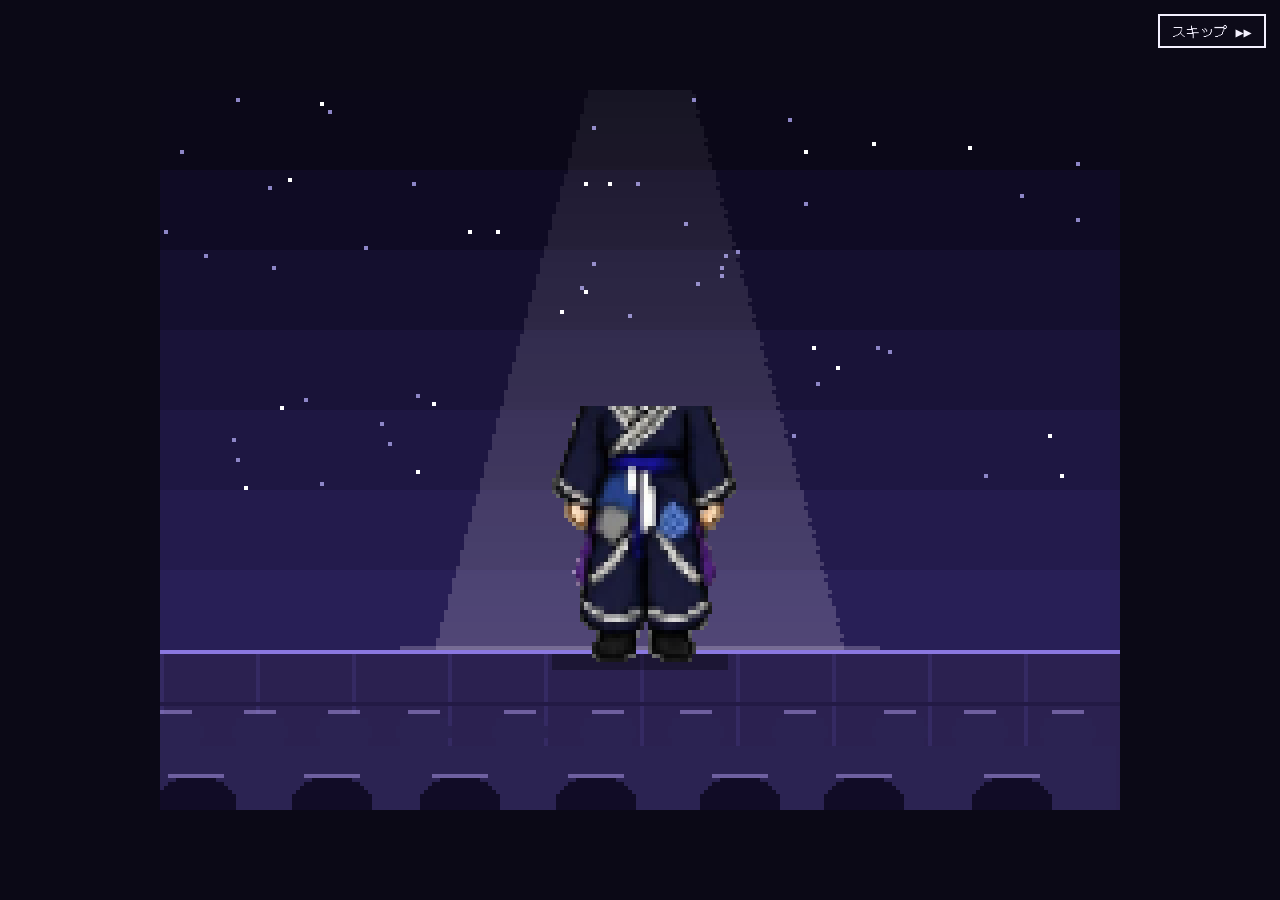
<file: index.html>
<!doctype html>
<html lang="ja">
<head>
<meta charset="utf-8">
<meta name="viewport" content="width=device-width, initial-scale=1">
<meta name="google-site-verification" content="yvByJlqgsH0Zs7c-_t2zDsTvABuJhyiLy8YsMYJ9-RM" />
<title>大月 とき | Official Site</title>
<meta name="description" content="SKYXROS 紫担当・大月 ときのオフィシャルサイト。プロフィール、ライブ予定、日記、写真。">
<meta http-equiv="Content-Security-Policy" content="default-src 'self'; script-src 'self'; style-src 'self' 'unsafe-inline'; font-src 'self'; img-src 'self' data: https://assets.st-note.com; connect-src 'none'; object-src 'none'; base-uri 'none'; form-action 'none'">
<meta name="referrer" content="strict-origin-when-cross-origin">
<meta name="theme-color" content="#07060d">
<meta property="og:type" content="website">
<meta property="og:site_name" content="大月 とき">
<meta property="og:title" content="大月 とき | Official Site">
<meta property="og:description" content="SKYXROS 紫担当・大月 ときのオフィシャルサイト。プロフィール、ライブ予定、日記、写真。">
<link rel="icon" href="data:image/svg+xml,%3Csvg xmlns='http://www.w3.org/2000/svg' viewBox='0 0 64 64'%3E%3Crect width='64' height='64' rx='14' fill='%2307060d'/%3E%3Cpath d='M38 12a20 20 0 1 0 0 40a16 16 0 1 1 0-40z' fill='%23b9a9ff'/%3E%3C/svg%3E">
<link rel="stylesheet" href="fonts/fonts.css">
<style>
:root{--bg:#0e0c1a;--ink:#f4f1ff;--pink:#ff9fc0;--purple:#7c70c6;--dot:"DotGothic16","Hiragino Sans",monospace;--jp:"Zen Kaku Gothic New","Hiragino Sans",sans-serif}
*{box-sizing:border-box;margin:0}
html,body{height:100%}
body{background:var(--bg);color:var(--ink);font-family:var(--jp);overflow:hidden}
html.site,html.site body{height:auto;overflow:visible}
html.site{scroll-behavior:smooth;background:#07060d}
html.site .page{position:relative;inset:auto;overflow:visible}

/* ---------- ステージ（ドットの世界） ---------- */
.stage{position:fixed;inset:0;display:grid;place-items:center;background:#0b0916}
#scene{image-rendering:pixelated;display:block}

/* RPG風の会話枠 */
.dlg{position:fixed;left:50%;top:max(28px,5vh);transform:translateX(-50%);width:min(640px,92vw);min-height:100px;font-family:var(--dot);
  background:rgba(14,12,26,.92);border:4px solid var(--ink);box-shadow:0 0 0 4px var(--bg),0 0 0 8px var(--pink);
  padding:18px 22px 20px;font-size:clamp(1rem,2.6vw,1.25rem);line-height:1.8;opacity:0;transition:opacity .2s;z-index:3}
.dlg.on{opacity:1}
.dlg .who{position:absolute;top:-17px;left:14px;background:var(--pink);color:var(--bg);padding:0 .8em;font-size:.85rem;line-height:1.7;border:3px solid var(--bg)}
.dlg .next{position:absolute;right:16px;bottom:8px;color:var(--pink);animation:blink .8s steps(2) infinite}
@keyframes blink{50%{opacity:0}}

/* ---------- 幕 ---------- */
.curtain{position:fixed;inset:0 0 auto 0;height:112vh;z-index:10;transform:translateY(-112%);pointer-events:none}
.curtain,.fabric{background:
    repeating-linear-gradient(90deg,transparent 0 6px,rgba(0,0,0,.16) 6px 8px,transparent 8px 40px),
    repeating-linear-gradient(90deg,#5b3fb8 0 40px,#6c50cf 40px 80px,#4b3299 80px 120px)}
.curtain::after,.fabric::after{content:"";position:absolute;left:0;right:0;bottom:0;height:26px;
  background:repeating-linear-gradient(90deg,#ffd56a 0 12px,#e0a93c 12px 24px);border-top:4px solid #8a5f12}
/* 降りた幕の縦じまが、光になって下から上へ流れ、写真が現れる */
.flow{position:fixed;inset:0;z-index:10;pointer-events:none;overflow:hidden}
.flow .col{position:absolute;top:0;height:112vh;overflow:hidden}
.flow .fabric{position:absolute;top:0;height:112vh}
.flow .col::after{content:"";position:absolute;left:0;right:0;bottom:0;height:64px;mix-blend-mode:screen;
  background:linear-gradient(0deg,rgba(255,232,255,.95) 0%,rgba(205,186,255,.55) 38%,rgba(157,140,255,0) 100%)}
.curtain.drop{animation:drop .7s steps(10) forwards}
@keyframes drop{from{transform:translateY(-112%)}to{transform:translateY(0)}}

/* ---------- サイトのページ：シネマティック・ダーク（トップ画面） ---------- */
.page{position:fixed;inset:0;overflow-y:auto;visibility:hidden;z-index:1;background:#07060d;color:#f1eefc;--pad:clamp(20px,5vw,72px);
  --mont:"Montserrat","Zen Kaku Gothic New",sans-serif;--mincho:"Zen Old Mincho","Hiragino Mincho ProN",serif}
.page.on{visibility:visible}
.cine{position:relative;min-height:100svh;overflow:hidden;isolation:isolate}
/* 写真：左に大きく、右へ黒に溶ける。ゆっくりズーム */
.cine .photo{position:absolute;inset:0 34% 0 0;z-index:-3;opacity:0;transition:opacity 1.1s ease}
.cine .photo img{width:100%;height:100%;object-fit:cover;object-position:32% 20%;transform:scale(1.14);filter:saturate(.92) contrast(1.06) brightness(.92)}
.reveal .cine .photo{opacity:1}
.reveal .cine .photo img{animation:kenburns 22s cubic-bezier(.2,.6,.2,1) forwards}
@keyframes kenburns{to{transform:scale(1.02)}}
.cine .tone{position:absolute;inset:0 34% 0 0;z-index:-2;pointer-events:none;background:rgba(104,84,200,.30);mix-blend-mode:soft-light}
.cine .shade{position:absolute;inset:0;z-index:-2;pointer-events:none;
  background:
    linear-gradient(90deg,rgba(7,6,13,0) 40%,#07060d 70%),
    linear-gradient(0deg,#07060d 0%,rgba(7,6,13,0) 38%),
    linear-gradient(180deg,rgba(7,6,13,.65) 0%,rgba(7,6,13,0) 22%),
    radial-gradient(70% 55% at 18% 100%,rgba(124,112,198,.42),transparent 70%),
    radial-gradient(40% 40% at 92% 8%,rgba(255,159,192,.10),transparent 70%)}
/* フィルムの粒 */
.cine .grain{position:absolute;inset:-50%;z-index:2;pointer-events:none;opacity:.10;mix-blend-mode:overlay;
  background-image:url("data:image/svg+xml;utf8,<svg xmlns='http://www.w3.org/2000/svg' width='220' height='220'><filter id='n'><feTurbulence type='fractalNoise' baseFrequency='.9' numOctaves='2' stitchTiles='stitch'/></filter><rect width='100%' height='100%' filter='url(%23n)'/></svg>");
  animation:grain 1.2s steps(6) infinite}
@keyframes grain{0%{transform:translate(0,0)}20%{transform:translate(-3%,2%)}40%{transform:translate(2%,-3%)}60%{transform:translate(-2%,-1%)}80%{transform:translate(3%,3%)}100%{transform:translate(0,0)}}

.cine header{position:absolute;inset:0 0 auto 0;display:flex;justify-content:space-between;align-items:center;padding:26px var(--pad);z-index:3}
.cine .logo{font-family:var(--mont);font-weight:500;letter-spacing:.55em;font-size:.82rem}
.cine nav{display:flex;gap:clamp(18px,3.4vw,44px);font-family:var(--mont);font-weight:500;font-size:.68rem;letter-spacing:.3em}
.cine nav a{color:#f1eefc;text-decoration:none;opacity:.7;transition:opacity .2s,color .2s}
.cine nav a i{font-style:normal;color:#9d8cff;margin-right:.7em}
.cine nav a:hover{opacity:1;color:#ff9fc0}

.cine .copy{position:absolute;right:var(--pad);bottom:clamp(72px,13vh,140px);width:min(46%,600px);z-index:3}
.cine .label{font-family:var(--mont);font-weight:500;font-size:.7rem;letter-spacing:.5em;color:#ff9fc0}
.cine h1{font-family:var(--mincho);font-weight:700;font-size:clamp(3.4rem,8.4vw,8.4rem);line-height:1.02;letter-spacing:.05em;margin:.18em 0 .12em;text-shadow:0 8px 60px rgba(0,0,0,.6)}
.cine .rule{height:1px;width:0;background:linear-gradient(90deg,#9d8cff,rgba(157,140,255,0));margin:22px 0 22px;transition:width 1.6s cubic-bezier(.2,.7,.2,1) 1.3s}
.reveal .cine .rule{width:min(100%,420px)}
.cine .tag{font-size:clamp(.95rem,1.5vw,1.1rem);line-height:2;color:#cfc9ea}
.cine .cta{display:flex;flex-wrap:wrap;align-items:center;gap:14px 26px;margin-top:34px}
.cine .btn{display:inline-flex;align-items:center;gap:.9em;font-family:var(--mont);font-weight:500;font-size:.72rem;letter-spacing:.3em;color:#f1eefc;text-decoration:none;padding:1.15em 1.8em;border:1px solid rgba(241,238,252,.55);transition:background .25s,color .25s,border-color .25s}
.cine .btn::after{content:"→";letter-spacing:0;transition:transform .25s}
.cine .btn:hover{background:#9d8cff;border-color:#9d8cff;color:#07060d}
.cine .btn:hover::after{transform:translateX(5px)}
.cine .sns{display:flex;gap:22px;font-family:var(--mont);font-weight:500;font-size:.68rem;letter-spacing:.28em}
.cine .sns a{color:#cfc9ea;text-decoration:none;opacity:.8;transition:color .2s,opacity .2s}
.cine .sns a:hover{color:#ff9fc0;opacity:1}
/* スクロールの合図 */
.cine .scroll{position:absolute;left:var(--pad);bottom:34px;z-index:3;display:flex;align-items:center;gap:14px;font-family:var(--mont);font-weight:500;font-size:.62rem;letter-spacing:.4em;color:rgba(241,238,252,.6)}
.cine .scroll i{display:block;width:1px;height:46px;background:rgba(241,238,252,.25);position:relative;overflow:hidden}
.cine .scroll i::after{content:"";position:absolute;left:0;top:-50%;width:100%;height:50%;background:#ff9fc0;animation:drop 1.9s ease-in-out infinite}
@keyframes drop{to{top:100%}}
.cine h1 .gap{display:inline-block;width:.28em}
/* =====================================================================
   本編セクション：英字の大見出し＋雑誌風の非対称レイアウト
   ===================================================================== */
.page{--ink:#f1eefc;--mute:#9a94ba;--line:rgba(241,238,252,.14);--lav:#9d8cff;--pk:#ff9fc0;--serif:"Cormorant Garamond","Zen Old Mincho",serif}
.wrap{position:relative;max-width:1320px;margin:0 auto}
.grid{display:grid;grid-template-columns:repeat(12,1fr);column-gap:clamp(16px,2.4vw,36px)}
.sec{position:relative;padding:clamp(100px,15vw,200px) var(--pad);overflow:hidden;overflow:clip}
.sec.alt{background:rgba(12,9,26,.55)}
/* 見出し：番号・英字・日本語 */
.sh-no{display:flex;align-items:center;gap:14px;font-family:var(--mont);font-weight:500;font-size:.66rem;letter-spacing:.42em;color:var(--lav)}
.sh-no::after{content:"";width:56px;height:1px;background:currentColor;opacity:.6}
.sh-en{font-family:var(--serif);font-weight:300;font-size:clamp(4.4rem,11.5vw,11rem);line-height:.86;letter-spacing:-.01em;text-transform:uppercase;margin:.12em 0 .14em -.04em;color:var(--ink)}
.side .sh-en{font-size:clamp(3.8rem,7vw,8rem)}
.page [class]{font-variant-numeric:lining-nums}
.sh-en em{font-style:italic;color:var(--pk)}
.sh-jp{font-size:.86rem;letter-spacing:.24em;color:var(--mute)}
.sh.r{text-align:right}.sh.r .sh-no{justify-content:flex-end}
.lead{font-size:.9rem;line-height:2;color:var(--mute);letter-spacing:.06em;margin:clamp(22px,3vw,34px) 0}
.more-btn{display:inline-flex;align-items:center;gap:1.4em;font-family:var(--mont);font-weight:600;font-size:.7rem;letter-spacing:.38em;color:var(--ink);text-decoration:none;padding:1.25em 0;border-bottom:1px solid rgba(241,238,252,.45);transition:color .25s,border-color .25s,gap .3s}
.more-btn::after{content:"→";letter-spacing:0}
.more-btn:hover{color:var(--pk);border-color:var(--pk);gap:2em}
.sr-only{position:absolute;width:1px;height:1px;overflow:hidden;clip:rect(0 0 0 0);white-space:nowrap}
.sr{opacity:0;transform:translateY(34px);transition:opacity 1s ease,transform 1.1s cubic-bezier(.2,.7,.2,1)}
.sr.in{opacity:1;transform:none}

/* 固定ヘッダー（ヒーローを過ぎると出る） */
.bar{position:fixed;top:0;left:0;right:0;z-index:15;display:flex;justify-content:space-between;align-items:center;padding:16px var(--pad);background:rgba(7,6,13,.72);backdrop-filter:blur(14px);-webkit-backdrop-filter:blur(14px);border-bottom:1px solid var(--line);transform:translateY(-100%);transition:transform .45s cubic-bezier(.2,.7,.2,1)}
.bar.on{transform:none}
.bar .logo{font-family:var(--mont);font-weight:500;letter-spacing:.55em;font-size:.78rem;color:var(--ink);text-decoration:none}
.bar nav{display:flex;gap:clamp(16px,2.6vw,36px);font-family:var(--mont);font-weight:500;font-size:.64rem;letter-spacing:.28em}
.bar nav a{color:var(--ink);text-decoration:none;opacity:.6;transition:opacity .2s,color .2s}
.bar nav a i{font-style:normal;color:var(--lav);margin-right:.6em}
.bar nav a:hover,.bar nav a.cur{opacity:1}
.bar nav a.cur{color:var(--pk)}

/* ---------- 01 ABOUT ---------- */
.about::before{content:"";position:absolute;inset:0;pointer-events:none;background:radial-gradient(45% 40% at 88% 18%,rgba(124,112,198,.2),transparent 70%)}
.about .portrait{grid-column:1/7;position:relative;margin:0;align-self:start;position:sticky;top:90px}
.about .portrait .ph{overflow:hidden;aspect-ratio:6/7;background:#0d0b18}
.about .portrait img{width:100%;height:100%;object-fit:cover;object-position:48% 0%;transform:scale(1.08);filter:saturate(1) contrast(1.04) brightness(1);transition:transform 2.4s cubic-bezier(.2,.7,.2,1)}
.about .portrait.in img{transform:scale(1)}
.about .portrait .ph::after{content:"";position:absolute;inset:0;background:linear-gradient(0deg,rgba(7,6,13,.55),rgba(7,6,13,0) 32%);pointer-events:none}
.about .portrait figcaption{display:flex;justify-content:space-between;margin-top:14px;font-family:var(--mont);font-weight:500;font-size:.6rem;letter-spacing:.36em;color:var(--mute)}
.about .body{grid-column:8/13;padding-top:clamp(0px,4vw,60px)}
.about .state{font-family:var(--mincho);font-weight:700;font-size:clamp(1.9rem,3.4vw,3rem);line-height:1.5;letter-spacing:.06em;white-space:nowrap;margin:clamp(30px,4vw,52px) 0 clamp(22px,3vw,34px)}
.manifesto p,.lead,.cine .tag,.gig h3,.post h3,.ev h3,.ev p,.gig p,.about .state{word-break:auto-phrase;line-break:strict}
.gig h3,.post h3,.ev h3{text-wrap:balance}
.manifesto p{font-size:clamp(.98rem,1.3vw,1.08rem);line-height:2;color:#cfc9ea;letter-spacing:.06em}
.manifesto .acts .ph{display:inline-block}
.manifesto .acts{font-family:var(--mincho);font-weight:700;font-size:clamp(1.05rem,1.6vw,1.3rem);letter-spacing:.12em;color:var(--ink);margin:.9em 0}
.manifesto .last{font-family:var(--mincho);font-weight:700;font-size:clamp(1.25rem,2vw,1.7rem);letter-spacing:.07em;line-height:1.5;color:var(--pk);margin-top:.9em}
.facts{display:grid;grid-template-columns:repeat(2,1fr);column-gap:28px;margin:clamp(40px,5vw,64px) 0 clamp(26px,3vw,36px)}
.facts div{display:flex;justify-content:space-between;align-items:baseline;gap:12px;padding:15px 0;border-bottom:1px solid var(--line)}
.facts dt{font-family:var(--mont);font-weight:500;font-size:.58rem;letter-spacing:.36em;color:var(--lav)}
.facts dd{font-family:var(--mincho);font-weight:700;font-size:1.02rem;letter-spacing:.04em}

/* ---------- 02 LIVE ---------- */
.live .side{grid-column:1/6;align-self:start;position:sticky;top:110px}
.gigs{grid-column:6/13;list-style:none;padding:0;border-top:1px solid var(--line);margin-top:clamp(8px,1.4vw,22px)}
.gig{display:grid;grid-template-columns:clamp(120px,13vw,170px) 1fr;gap:clamp(16px,2.4vw,34px);align-items:center;padding:clamp(24px,3vw,38px) 0;border-bottom:1px solid var(--line);transition:background .35s,padding .35s}
.gig:hover{background:linear-gradient(90deg,rgba(124,112,198,.14),rgba(124,112,198,0));padding-left:14px}
.gig .d b{display:block;font-family:var(--serif);font-weight:300;font-size:clamp(2.6rem,4.4vw,3.8rem);line-height:.9;letter-spacing:.01em;font-variant-numeric:lining-nums}
.gig .d span{display:block;margin-top:10px;font-family:var(--mont);font-weight:500;font-size:.58rem;letter-spacing:.32em;color:var(--mute)}
.gig .nx{display:inline-block;font-family:var(--mont);font-weight:600;font-style:normal;font-size:.56rem;letter-spacing:.32em;color:#07060d;background:var(--pk);padding:.4em .8em .35em 1.1em;margin-bottom:10px}
.gig h3{font-family:var(--mincho);font-weight:700;font-size:clamp(1.15rem,1.9vw,1.6rem);line-height:1.5;letter-spacing:.04em}
.gig p{font-size:.84rem;color:var(--mute);letter-spacing:.05em;margin-top:4px}
.gig:first-child .d b{color:var(--pk)}

/* 写真の帯 */
.band{position:relative;height:clamp(340px,72vh,760px);overflow:hidden;background:#07060d}
.band img{position:absolute;left:0;top:-12%;width:100%;height:124%;object-fit:cover;object-position:50% 60%;filter:saturate(.85) contrast(1.06) brightness(.8);will-change:transform}
.band::after{content:"";position:absolute;inset:0;background:linear-gradient(180deg,#07060d 0%,rgba(7,6,13,0) 22%,rgba(7,6,13,0) 70%,#0a0814 100%),rgba(88,70,190,.18);pointer-events:none}

/* ---------- 03 DIARY ---------- */
.diary-top{display:flex;flex-wrap:wrap;justify-content:space-between;align-items:flex-end;gap:24px 40px;margin-bottom:clamp(44px,6vw,80px)}
.diary-top .note{max-width:360px}
.diary-top .lead{margin:0 0 14px}
.posts{list-style:none;padding:0;display:grid;grid-template-columns:repeat(12,1fr);column-gap:clamp(16px,2.4vw,36px);row-gap:clamp(22px,2.6vw,34px)}
.post a{display:block;color:inherit;text-decoration:none}
.post .th{overflow:hidden;background:#15122a}
.post .th img{width:100%;height:100%;object-fit:cover;display:block;filter:saturate(.85) brightness(.88);transition:transform .9s cubic-bezier(.2,.7,.2,1),filter .4s}
.post a:hover .th img{transform:scale(1.05);filter:none}
.post time{font-family:var(--serif);font-weight:400;font-size:1.05rem;letter-spacing:.08em;color:var(--lav)}
.post h3{font-family:var(--mincho);font-weight:700;line-height:1.5;letter-spacing:.04em;margin-top:.35em;text-wrap:balance;transition:color .3s}
.post a:hover h3{color:var(--pk)}
.post.f{grid-column:1/8;grid-row:span 2}
.post.f .th{aspect-ratio:16/10;margin-bottom:22px}
.post.f h3{font-size:clamp(1.3rem,2.2vw,1.9rem)}
.post.s{grid-column:8/13}
.post.s a{display:grid;grid-template-columns:44% 1fr;gap:20px;align-items:center;padding-bottom:clamp(22px,2.6vw,34px);border-bottom:1px solid var(--line)}
.post.s .th{aspect-ratio:4/3}
.post.s h3{font-size:clamp(.98rem,1.3vw,1.12rem)}

/* ---------- 04 PHOTO ---------- */
.photo-top{display:flex;flex-wrap:wrap;justify-content:space-between;align-items:flex-end;gap:24px 40px;margin-bottom:clamp(40px,5.5vw,72px)}
.mosaic{display:grid;grid-template-columns:repeat(12,1fr);grid-template-rows:repeat(2,clamp(200px,25vw,380px));gap:clamp(10px,1.4vw,20px)}
.mosaic button{position:relative;display:block;padding:0;border:0;background:#15122a;cursor:zoom-in;overflow:hidden}
.mosaic button:nth-child(1){grid-column:1/7;grid-row:1/3}
.mosaic button:nth-child(2){grid-column:7/13;grid-row:1/2}
.mosaic button:nth-child(3){grid-column:7/10;grid-row:2/3}
.mosaic button:nth-child(4){grid-column:10/13;grid-row:2/3}
.mosaic img{width:100%;height:100%;object-fit:cover;display:block;filter:saturate(.85) brightness(.86);transition:transform 1s cubic-bezier(.2,.7,.2,1),filter .4s}
.mosaic button:nth-child(1) img{object-position:50% 30%}
.mosaic button:nth-child(3) img,.mosaic button:nth-child(4) img{object-position:50% 25%}
.mosaic button:hover img{transform:scale(1.04);filter:none}
.mosaic button span{position:absolute;left:14px;bottom:12px;font-family:var(--mont);font-weight:500;font-size:.56rem;letter-spacing:.34em;color:rgba(241,238,252,.75)}
.lb{position:fixed;inset:0;z-index:60;background:rgba(5,4,10,.94);display:none;align-items:center;justify-content:center}
.lb.on{display:flex}
.lb img{max-width:92vw;max-height:88vh;object-fit:contain}
.lb button{position:absolute;background:none;border:0;color:#f1eefc;font-family:var(--mont);font-size:1.6rem;cursor:pointer;padding:18px 22px}
.lb button:hover{color:#ff9fc0}
.lb .x{top:6px;right:6px}.lb .pv{left:6px;top:50%;transform:translateY(-50%)}.lb .nx{right:6px;top:50%;transform:translateY(-50%)}
.lb .ct{position:absolute;bottom:18px;left:0;right:0;text-align:center;font-family:var(--mont);font-size:.7rem;letter-spacing:.3em;color:#9a94ba}

/* ---------- 05 HISTORY ---------- */
.hist .side{grid-column:1/6;align-self:start;position:sticky;top:110px}
.stats{display:grid;grid-template-columns:repeat(2,1fr);margin-top:clamp(34px,4vw,52px);border-top:1px solid var(--line)}
.stats div{padding:20px 0 18px;border-bottom:1px solid var(--line)}
.stats div:nth-child(odd){padding-right:16px;border-right:1px solid var(--line)}
.stats div:nth-child(even){padding-left:20px}
.stats b{display:block;font-family:var(--serif);font-weight:300;font-size:clamp(2.6rem,4vw,3.6rem);line-height:1}
.stats b small{font-family:var(--mincho);font-weight:700;font-size:.34em;margin-left:.2em;color:#cfc9ea}
.stats span{display:block;margin-top:8px;font-family:var(--mont);font-weight:500;font-size:.54rem;letter-spacing:.3em;color:var(--lav)}
.timeline{grid-column:7/13;position:relative}
.yr{display:grid;grid-template-columns:clamp(84px,10vw,140px) 1fr;gap:clamp(16px,2.4vw,34px);padding:clamp(26px,3.2vw,42px) 0;border-top:1px solid var(--line)}
.yr:last-child{border-bottom:1px solid var(--line)}
.yr > b{font-family:var(--serif);font-weight:300;font-size:clamp(2.2rem,3.6vw,3.2rem);line-height:.9;color:var(--ink)}
.yr ol{list-style:none;padding:0;display:grid;gap:22px}
.yr ol,.ev,.gig > div,.post a > div{min-width:0}
.ev h3,.gig h3,.post h3{overflow-wrap:anywhere}
.ev time{font-family:var(--mont);font-weight:500;font-size:.62rem;letter-spacing:.24em;color:var(--mute)}
.ev time em{font-style:normal;color:var(--pk);margin-left:1.2em;letter-spacing:.3em}
.ev h3{font-family:var(--mincho);font-weight:700;font-size:clamp(1.02rem,1.5vw,1.25rem);line-height:1.5;letter-spacing:.04em;margin-top:4px}
.ev p{font-size:.8rem;color:var(--mute);letter-spacing:.05em;margin-top:2px}

/* ---------- フッター ---------- */
.foot{position:relative;padding:clamp(90px,12vw,160px) var(--pad) 36px;border-top:1px solid var(--line);overflow:hidden;overflow:clip}
.foot .cta-l{font-family:var(--mont);font-weight:500;font-size:.66rem;letter-spacing:.42em;color:var(--lav)}
.foot .links{display:grid;grid-template-columns:repeat(4,1fr);column-gap:clamp(20px,3vw,44px);margin:22px 0 clamp(60px,9vw,120px);border-top:1px solid var(--line)}
.foot .links a{display:flex;justify-content:space-between;align-items:center;padding:26px 4px;border-bottom:1px solid var(--line);font-family:var(--serif);font-weight:300;font-size:clamp(1.6rem,3vw,2.6rem);letter-spacing:.02em;color:var(--ink);text-decoration:none;transition:color .25s,padding .3s}
.foot .links a::after{content:"↗";font-family:var(--mont);font-size:.9rem;color:var(--mute);transition:color .25s,transform .3s}
.foot .links a:hover{color:var(--pk);padding-left:14px}
.foot .links a:hover::after{color:var(--pk);transform:translate(3px,-3px)}
.foot .links a.main{color:var(--pk)}
.foot .big{font-family:var(--serif);font-weight:300;font-size:clamp(3.6rem,15.5vw,15rem);line-height:.8;letter-spacing:-.02em;text-transform:uppercase;white-space:nowrap;color:transparent;-webkit-text-stroke:1px rgba(241,238,252,.28);margin:0 0 clamp(26px,3vw,40px) -.04em}
.foot .row{display:flex;flex-wrap:wrap;justify-content:space-between;align-items:center;gap:16px;font-family:var(--mont);font-weight:500;font-size:.6rem;letter-spacing:.3em;color:#6e6890}
.foot .row button{font:inherit;letter-spacing:inherit;color:var(--mute);background:none;border:0;cursor:pointer;padding:6px 0;border-bottom:1px solid rgba(154,148,186,.4)}
.foot .row button:hover{color:var(--pk);border-color:var(--pk)}

/* ---------- 背景：宇宙と元素 ---------- */
#cosmos{position:fixed;inset:0;width:100%;height:100%;z-index:0;pointer-events:none}
.page > section,.page > footer,.page > figure,.page > .bar{position:relative;z-index:1}
.page > .bar{position:fixed}
.deco{position:absolute;pointer-events:none;z-index:0;color:#b9a9ff}
.deco svg{display:block;width:100%;height:100%;overflow:visible}
.deco .ln{fill:none;stroke:currentColor;stroke-width:1;vector-effect:non-scaling-stroke}
.deco .dt{fill:currentColor}
.deco .sp{transform-origin:50% 50%;animation:spin var(--t,60s) linear infinite}
.deco .sp.rv{animation-direction:reverse}
@keyframes spin{to{transform:rotate(360deg)}}
.deco .tw{animation:tw 4s ease-in-out infinite}
@keyframes tw{50%{opacity:.25}}
.sec .wrap{z-index:2}
@media (max-width:900px){.deco.hide-m{display:none}}
@media (prefers-reduced-motion:reduce){.deco .sp,.deco .tw{animation:none}}

@media (max-width:900px){
  .grid{display:block}
  .about .portrait,.live .side,.hist .side{position:relative;top:0}
  .about .portrait{margin-bottom:clamp(40px,8vw,64px)}
  .about .portrait .ph{aspect-ratio:6/7}
  .about .state{white-space:normal}
  .gigs{margin-top:40px}
  .timeline{margin-top:48px}
  .posts{grid-template-columns:1fr}.post.f,.post.s{grid-column:auto;grid-row:auto}
  .mosaic{grid-template-rows:repeat(3,clamp(160px,44vw,320px))}
  .mosaic button:nth-child(1){grid-column:1/8;grid-row:1/3}
  .mosaic button:nth-child(2){grid-column:8/13;grid-row:1/2}
  .mosaic button:nth-child(3){grid-column:8/13;grid-row:2/3}
  .mosaic button:nth-child(4){grid-column:1/13;grid-row:3/4}
  .bar nav i{display:none}
}
@media (max-width:600px){
  .foot .links{grid-template-columns:1fr 1fr}
  .facts{grid-template-columns:1fr}
  .gig{grid-template-columns:1fr;gap:12px}
  .post.s a{grid-template-columns:38% 1fr}
  .bar nav{gap:14px;font-size:.58rem;letter-spacing:.18em}
  .bar nav a:nth-child(5){display:none}
}
@media (prefers-reduced-motion:reduce){.sr{opacity:1;transform:none;transition:none}.about .portrait img{transform:none;transition:none}.gig,.mosaic img,.post .th img{transition:none}.band img{transform:none!important}}

/* 順番に浮かび上がる */
.rs{opacity:0;transform:translateY(26px);filter:blur(8px);transition:opacity 1.1s ease var(--d,0s),transform 1.1s cubic-bezier(.2,.7,.2,1) var(--d,0s),filter 1.1s ease var(--d,0s)}
.reveal .rs{opacity:1;transform:none;filter:none}
@media (max-width:820px){
  .cine .photo,.cine .tone{inset:0 0 34% 0}
  .cine .photo img{object-position:30% 18%}
  .cine .shade{background:
    linear-gradient(0deg,#07060d 30%,rgba(7,6,13,0) 70%),
    linear-gradient(180deg,rgba(7,6,13,.6) 0%,rgba(7,6,13,0) 20%),
    radial-gradient(80% 40% at 20% 60%,rgba(124,112,198,.35),transparent 70%)}
  .cine .copy{left:var(--pad);right:var(--pad);width:auto;bottom:90px}
  .cine h1{font-size:clamp(3rem,15vw,5rem)}
  .cine nav a:nth-child(n+3){display:none}
  .cine .scroll{display:none}
}
@media (prefers-reduced-motion:reduce){.cine .grain{animation:none}.rs{transition:none;opacity:1;transform:none;filter:none}.cine .photo{opacity:1;transition:none}.cine .photo img{animation:none;transform:none}.cine .rule{transition:none;width:min(100%,420px)}}

.ctrl{position:fixed;top:14px;right:14px;z-index:20;display:flex;gap:8px;font-family:var(--dot)}
.ctrl button{font:inherit;font-size:.85rem;color:var(--ink);background:rgba(14,12,26,.75);border:2px solid var(--ink);padding:.35em .9em;cursor:pointer}
.ctrl button:hover{background:var(--pink);color:var(--bg);border-color:var(--pink)}
.ctrl [hidden]{display:none}
.ctrl.end{top:auto;bottom:14px}
:focus-visible{outline:3px solid var(--pink);outline-offset:3px}
</style>
</head>
<body>

<div class="stage" id="stage"><canvas id="scene" aria-label="ドット絵の大月ときがステージで手を振り、観客席のペンライトが揺れる" role="img"></canvas></div>
<div class="dlg" id="dlg" aria-live="polite"><span class="who">大月 とき</span><span id="txt"></span><span class="next" id="nx" hidden>▼</span></div>

<div class="page" id="page">
  <canvas id="cosmos" aria-hidden="true"></canvas>
  <section class="cine" id="top">
    <div class="photo"><img src="images/hero-02.jpg" alt="大月 ときのポートレート"></div>
    <div class="tone"></div><div class="shade"></div><div class="grain"></div>
    <header>
      <span class="logo rs" style="--d:.3s">TOKI</span>
      <nav class="rs" style="--d:.45s"><a href="#about"><i>01</i>ABOUT</a><a href="#live"><i>02</i>LIVE</a><a href="#diary"><i>03</i>DIARY</a><a href="#photo"><i>04</i>PHOTO</a><a href="#history"><i>05</i>HISTORY</a></nav>
    </header>
    <div class="copy">
      <p class="label rs" style="--d:.7s">SKYXROS / PURPLE</p>
      <h1 class="rs" style="--d:.9s">大月<span class="gap"></span>とき</h1>
      <div class="rule"></div>
      <p class="tag rs" style="--d:1.5s">歌って踊って、たまに人生について考えてます。</p>
      <div class="cta rs" style="--d:1.8s">
        <a class="btn" href="https://www.instagram.com/tadano_toki" target="_blank" rel="noopener">FOLLOW ON INSTAGRAM</a>
        <div class="sns"><a href="https://www.tiktok.com/@tokiboooo" target="_blank" rel="noopener">TIKTOK</a><a href="https://x.com/toki_skyxros" target="_blank" rel="noopener">X</a></div>
      </div>
    </div>
    <div class="scroll rs" style="--d:2.2s"><i></i>SCROLL</div>
  </section>

  <div class="bar" id="bar"><a class="logo" href="#top">TOKI</a><nav aria-label="セクション"><a href="#about"><i>01</i>ABOUT</a><a href="#live"><i>02</i>LIVE</a><a href="#diary"><i>03</i>DIARY</a><a href="#photo"><i>04</i>PHOTO</a><a href="#history"><i>05</i>HISTORY</a></nav></div>

  <section class="sec about" id="about">
    <div class="deco hide-m" style="right:-6%;top:6%;width:min(52vw,640px);height:min(52vw,640px);opacity:.55" aria-hidden="true"><svg viewBox="-200 -200 400 400">
<circle class="ln" r="190" opacity=".18"/><circle class="ln" r="130" opacity=".22" stroke-dasharray="2 8"/>
<g class="sp" style="--t:70s"><ellipse class="ln" rx="190" ry="62" opacity=".35"/><circle class="dt" cx="190" cy="0" r="4"/></g>
<g class="sp rv" style="--t:90s;transform:rotate(60deg)"><g class="sp rv" style="--t:90s"><ellipse class="ln" rx="190" ry="62" opacity=".35"/><circle class="dt" cx="-190" cy="0" r="3.5" fill="#ff9fc0"/></g></g>
<g style="transform:rotate(-60deg)"><g class="sp" style="--t:110s"><ellipse class="ln" rx="190" ry="62" opacity=".3"/><circle class="dt" cx="0" cy="62" r="3"/></g></g>
<circle class="dt" r="7" fill="#ff9fc0" opacity=".9"/></svg></div>
    <div class="deco " style="left:4%;bottom:3%;width:min(30vw,380px);height:min(20vw,250px);opacity:.5" aria-hidden="true"><svg viewBox="0 0 400 260">
<polyline class="ln" points="20,200 90,120 170,150 250,60 340,100 380,30" opacity=".35" stroke-dasharray="3 5"/>
<g class="dt"><circle class="tw" cx="20" cy="200" r="3.5"/><circle cx="90" cy="120" r="2.5"/><circle class="tw" style="animation-delay:-1s" cx="170" cy="150" r="4"/><circle cx="250" cy="60" r="3"/><circle class="tw" style="animation-delay:-2s" cx="340" cy="100" r="2.5"/><circle cx="380" cy="30" r="3.5" fill="#ff9fc0"/></g></svg></div>
    <div class="wrap grid">
      <figure class="portrait sr"><div class="ph"><img src="images/about-cine.jpg" alt="ライブのステージでマイクを持つ大月とき" loading="lazy"></div><figcaption><span>TOKI OTSUKI</span><span>SKYXROS / PURPLE</span></figcaption></figure>
      <div class="body">
        <header class="sh sr"><p class="sh-no">01</p><h2 class="sh-en">About</h2><p class="sh-jp">プロフィール</p></header>
        <p class="state sr">未完成の挑戦者</p>
        <div class="manifesto">
          <p class="sr">何ができるかは、まだわからない。<br>だから、いろいろ試してみる。</p>
          <p class="acts sr"><span class="ph">つくる。失敗する。考える。</span><span class="ph">またやってみる。</span></p>
          <p class="last sr">その先にある自分を、見てみたい。</p>
        </div>
        <dl class="facts sr">
          <div><dt>GROUP</dt><dd>SKYXROS</dd></div>
          <div><dt>COLOR</dt><dd>PURPLE</dd></div>
          <div><dt>BIRTHDAY</dt><dd>2002.4.5</dd></div>
          <div><dt>HEIGHT</dt><dd>166 cm</dd></div>
          <div><dt>HOMETOWN</dt><dd>TOKYO</dd></div>
          <div><dt>HOBBY</dt><dd>読書</dd></div>
        </dl>
        <a class="more-btn sr" href="more.html" aria-label="もっと知る（Q&Aのページへ）">MORE ABOUT ME</a>
      </div>
    </div>
  </section>

  <section class="sec live alt" id="live">
    <div class="deco " style="right:-3%;top:-10%;width:min(30vw,400px);height:min(30vw,400px);opacity:.8" aria-hidden="true"><svg viewBox="-100 -100 200 200">
<circle class="ln" r="94" opacity=".16"/><circle class="ln" r="94" opacity=".16" stroke-dasharray="1 6" transform="scale(1.18)"/>
<path d="M18 -78 A78 78 0 1 0 18 78 A62 62 0 1 1 18 -78Z" fill="currentColor" opacity=".16"/>
<path class="ln" d="M18 -78 A78 78 0 1 0 18 78 A62 62 0 1 1 18 -78Z" opacity=".55"/></svg></div>
    <div class="deco hide-m" style="right:6%;bottom:4%;width:min(28vw,360px);height:min(18vw,230px);opacity:.4" aria-hidden="true"><svg viewBox="0 0 400 260">
<polyline class="ln" points="20,200 90,120 170,150 250,60 340,100 380,30" opacity=".35" stroke-dasharray="3 5"/>
<g class="dt"><circle class="tw" cx="20" cy="200" r="3.5"/><circle cx="90" cy="120" r="2.5"/><circle class="tw" style="animation-delay:-1s" cx="170" cy="150" r="4"/><circle cx="250" cy="60" r="3"/><circle class="tw" style="animation-delay:-2s" cx="340" cy="100" r="2.5"/><circle cx="380" cy="30" r="3.5" fill="#ff9fc0"/></g></svg></div>
    <div class="wrap grid">
      <div class="side">
        <header class="sh sr"><p class="sh-no">02</p><h2 class="sh-en">Live</h2><p class="sh-jp">ライブ</p></header>
        <p class="lead live-note sr">SKYXROS の公式カレンダーから、<br>直近の予定を表示しています。</p>
        <a class="more-btn sr" href="https://timetreeapp.com/public_calendars/skyxros0511?locale=ja" target="_blank" rel="noopener">ALL SCHEDULE<span class="sr-only"> （TimeTree）</span></a>
      </div>
      <ol class="gigs" id="nextShows"></ol>
    </div>
  </section>

  <figure class="band" id="band"><img src="images/photo/17.jpg" alt="" loading="lazy"></figure>

  <section class="sec diary alt" id="diary">
    <div class="deco hide-m" style="right:-3%;top:5%;width:min(42vw,540px);height:min(25vw,320px);opacity:.6" aria-hidden="true"><svg viewBox="-200 -120 400 240"><g transform="rotate(-18)">
<circle class="ln" r="62" opacity=".4"/><circle r="62" fill="currentColor" opacity=".07"/>
<ellipse class="ln" rx="180" ry="38" opacity=".4"/><ellipse class="ln" rx="146" ry="30" opacity=".22"/>
<circle class="dt tw" cx="-150" cy="-20" r="3"/><circle class="dt" cx="170" cy="22" r="2.5" fill="#ff9fc0"/></g></svg></div>
    <div class="wrap">
      <div class="diary-top">
        <header class="sh sr"><p class="sh-no">03</p><h2 class="sh-en">Diary</h2><p class="sh-jp">ゆる日記</p></header>
        <div class="note sr"><p class="lead">noteに書いている日記の、最新の記事です。</p><a class="more-btn" href="https://note.com/toki_skyxros" target="_blank" rel="noopener">READ ON NOTE<span class="sr-only"> （note）</span></a></div>
      </div>
      <ol class="posts" id="posts"></ol>
    </div>
  </section>

  <section class="sec photo-sec" id="photo">
    <div class="deco " style="right:-8%;top:-4%;width:min(46vw,580px);height:min(46vw,580px);opacity:.6" aria-hidden="true"><svg viewBox="0 0 360 360">
<g class="sp" style="--t:140s"><circle class="ln" cx="180" cy="180" r="170" opacity=".2"/><circle class="dt" cx="180" cy="10" r="4"/><circle class="dt" cx="350" cy="180" r="3" fill="#ff9fc0"/></g>
<g class="sp rv" style="--t:100s"><circle class="ln" cx="180" cy="180" r="120" opacity=".26" stroke-dasharray="2 7"/><circle class="dt" cx="60" cy="180" r="3"/></g>
<circle class="ln" cx="180" cy="180" r="70" opacity=".3"/><circle class="dt" cx="180" cy="180" r="5" fill="#ff9fc0"/>
<path class="ln" d="M110 180H250M180 110V250" opacity=".18"/></svg></div>
    <div class="deco hide-m" style="left:-2%;top:6%;width:min(26vw,330px);height:min(17vw,210px);opacity:.35" aria-hidden="true"><svg viewBox="0 0 400 260">
<polyline class="ln" points="20,200 90,120 170,150 250,60 340,100 380,30" opacity=".35" stroke-dasharray="3 5"/>
<g class="dt"><circle class="tw" cx="20" cy="200" r="3.5"/><circle cx="90" cy="120" r="2.5"/><circle class="tw" style="animation-delay:-1s" cx="170" cy="150" r="4"/><circle cx="250" cy="60" r="3"/><circle class="tw" style="animation-delay:-2s" cx="340" cy="100" r="2.5"/><circle cx="380" cy="30" r="3.5" fill="#ff9fc0"/></g></svg></div>
    <div class="wrap">
      <div class="photo-top">
        <header class="sh sr"><p class="sh-no">04</p><h2 class="sh-en">Photo</h2><p class="sh-jp">フォト</p></header>
        <a class="more-btn sr" href="photos.html">ALL PHOTOS</a>
      </div>
      <div class="mosaic sr" id="gallery"><button type="button" aria-label="写真を拡大"><img src="images/photo/11.jpg" alt="" loading="lazy"><span>01</span></button><button type="button" aria-label="写真を拡大"><img src="images/photo/16.jpg" alt="" loading="lazy"><span>02</span></button><button type="button" aria-label="写真を拡大"><img src="images/photo/03.jpg" alt="" loading="lazy"><span>03</span></button><button type="button" aria-label="写真を拡大"><img src="images/photo/08.jpg" alt="" loading="lazy"><span>04</span></button></div>
    </div>
  </section>

  <section class="sec hist alt" id="history">
    <div class="deco " style="left:-14%;bottom:-8%;width:min(56vw,700px);height:min(56vw,700px);opacity:.45" aria-hidden="true"><svg viewBox="-200 -200 400 400">
<circle class="ln" r="190" opacity=".18"/><circle class="ln" r="130" opacity=".22" stroke-dasharray="2 8"/>
<g class="sp" style="--t:70s"><ellipse class="ln" rx="190" ry="62" opacity=".35"/><circle class="dt" cx="190" cy="0" r="4"/></g>
<g class="sp rv" style="--t:90s;transform:rotate(60deg)"><g class="sp rv" style="--t:90s"><ellipse class="ln" rx="190" ry="62" opacity=".35"/><circle class="dt" cx="-190" cy="0" r="3.5" fill="#ff9fc0"/></g></g>
<g style="transform:rotate(-60deg)"><g class="sp" style="--t:110s"><ellipse class="ln" rx="190" ry="62" opacity=".3"/><circle class="dt" cx="0" cy="62" r="3"/></g></g>
<circle class="dt" r="7" fill="#ff9fc0" opacity=".9"/></svg></div>
    <div class="deco hide-m" style="right:4%;top:4%;width:min(18vw,230px);height:min(18vw,230px);opacity:.6" aria-hidden="true"><svg viewBox="-100 -100 200 200">
<circle class="ln" r="94" opacity=".16"/><circle class="ln" r="94" opacity=".16" stroke-dasharray="1 6" transform="scale(1.18)"/>
<path d="M18 -78 A78 78 0 1 0 18 78 A62 62 0 1 1 18 -78Z" fill="currentColor" opacity=".16"/>
<path class="ln" d="M18 -78 A78 78 0 1 0 18 78 A62 62 0 1 1 18 -78Z" opacity=".55"/></svg></div>
    <div class="wrap grid">
      <div class="side">
        <header class="sh sr"><p class="sh-no">05</p><h2 class="sh-en">History</h2><p class="sh-jp">ヒストリー</p></header>
        <dl class="stats sr">
          <div><b>4<small>年〜</small></b><span>SINCE 2022</span></div>
          <div><b>2<small>組</small></b><span>GROUPS</span></div>
          <div><b>2<small>回</small></b><span>SHANGHAI</span></div>
          <div><b>2<small>本</small></b><span>TOUR FINALS</span></div>
        </dl>
      </div>
      <div class="timeline">
        <div class="yr sr"><b>2026</b><ol><li class="ev"><time>2026.05.18<em>TOUR</em></time><h3>SKYXROS 東五大都市ツアー ファイナル V</h3><p>浅草花劇場</p></li></ol></div>
        <div class="yr sr"><b>2025</b><ol><li class="ev"><time>2025.04.26<em>OVERSEAS</em></time><h3>LOKiNg LOVE vol.4 出演</h3><p>中国・上海</p></li></ol></div>
        <div class="yr sr"><b>2024</b><ol><li class="ev"><time>2024.11.23<em>OVERSEAS</em></time><h3>OLLKORRECT IDOL LIVE 3.0 出演</h3><p>中国・上海</p></li><li class="ev"><time>2024.08.03<em>TOUR</em></time><h3>SKYXROS 東名阪ツアー ファイナル</h3><p>duo MUSIC EXCHANGE</p></li><li class="ev"><time>2024.05.24<em>JOIN</em></time><h3>SKYXROS 3周年ワンマンライブにて新メンバーとして加入</h3><p>上野飛行船シアター</p></li></ol></div>
        <div class="yr sr"><b>2023</b><ol><li class="ev"><time>2023.12.02<em>GROUP</em></time><h3>ミルキープラネット 解散</h3></li></ol></div>
        <div class="yr sr"><b>2022</b><ol><li class="ev"><time>2022.06.28<em>RELEASE</em></time><h3>ミルキープラネット 1stアルバム リリース</h3></li><li class="ev"><time>2022.01.05<em>DEBUT</em></time><h3>ミルキープラネットとしてデビュー</h3></li></ol></div>
      </div>
    </div>
  </section>

  <footer class="foot">
    <div class="deco " style="left:50%;top:-18%;transform:translateX(-50%);width:min(70vw,860px);height:min(70vw,860px);opacity:.35" aria-hidden="true"><svg viewBox="0 0 360 360">
<g class="sp" style="--t:140s"><circle class="ln" cx="180" cy="180" r="170" opacity=".2"/><circle class="dt" cx="180" cy="10" r="4"/><circle class="dt" cx="350" cy="180" r="3" fill="#ff9fc0"/></g>
<g class="sp rv" style="--t:100s"><circle class="ln" cx="180" cy="180" r="120" opacity=".26" stroke-dasharray="2 7"/><circle class="dt" cx="60" cy="180" r="3"/></g>
<circle class="ln" cx="180" cy="180" r="70" opacity=".3"/><circle class="dt" cx="180" cy="180" r="5" fill="#ff9fc0"/>
<path class="ln" d="M110 180H250M180 110V250" opacity=".18"/></svg></div>
    <div class="wrap">
      <p class="cta-l">FOLLOW</p>
      <nav class="links" aria-label="SNS"><a class="main" href="https://www.instagram.com/tadano_toki" target="_blank" rel="noopener">Instagram</a><a href="https://www.tiktok.com/@tokiboooo" target="_blank" rel="noopener">TikTok</a><a href="https://x.com/toki_skyxros" target="_blank" rel="noopener">X</a><a href="https://note.com/toki_skyxros" target="_blank" rel="noopener">note</a></nav>
      <p class="big" aria-hidden="true">Toki Otsuki</p>
      <div class="row"><small>© TOKI OTSUKI</small><button type="button" id="replay2">OPENING ↺</button><a href="#top" style="color:inherit;text-decoration:none">BACK TO TOP ↑</a></div>
    </div>
  </footer>

</div>

<div class="lb" id="lb" role="dialog" aria-modal="true" aria-label="写真"><button class="x" type="button" aria-label="閉じる">×</button><button class="pv" type="button" aria-label="前へ">←</button><img alt=""><button class="nx" type="button" aria-label="次へ">→</button><div class="ct"></div></div>

<div class="curtain" id="curtain" aria-hidden="true"></div>
<div class="ctrl"><button id="skip" type="button">スキップ ▶▶</button><button id="replay" type="button" hidden>もう一度 ↺</button></div>

<script src="data/live.js"></script>
<script src="data/notes.js"></script>
<script src="js/site.js"></script>
</body>
</html>
</file>
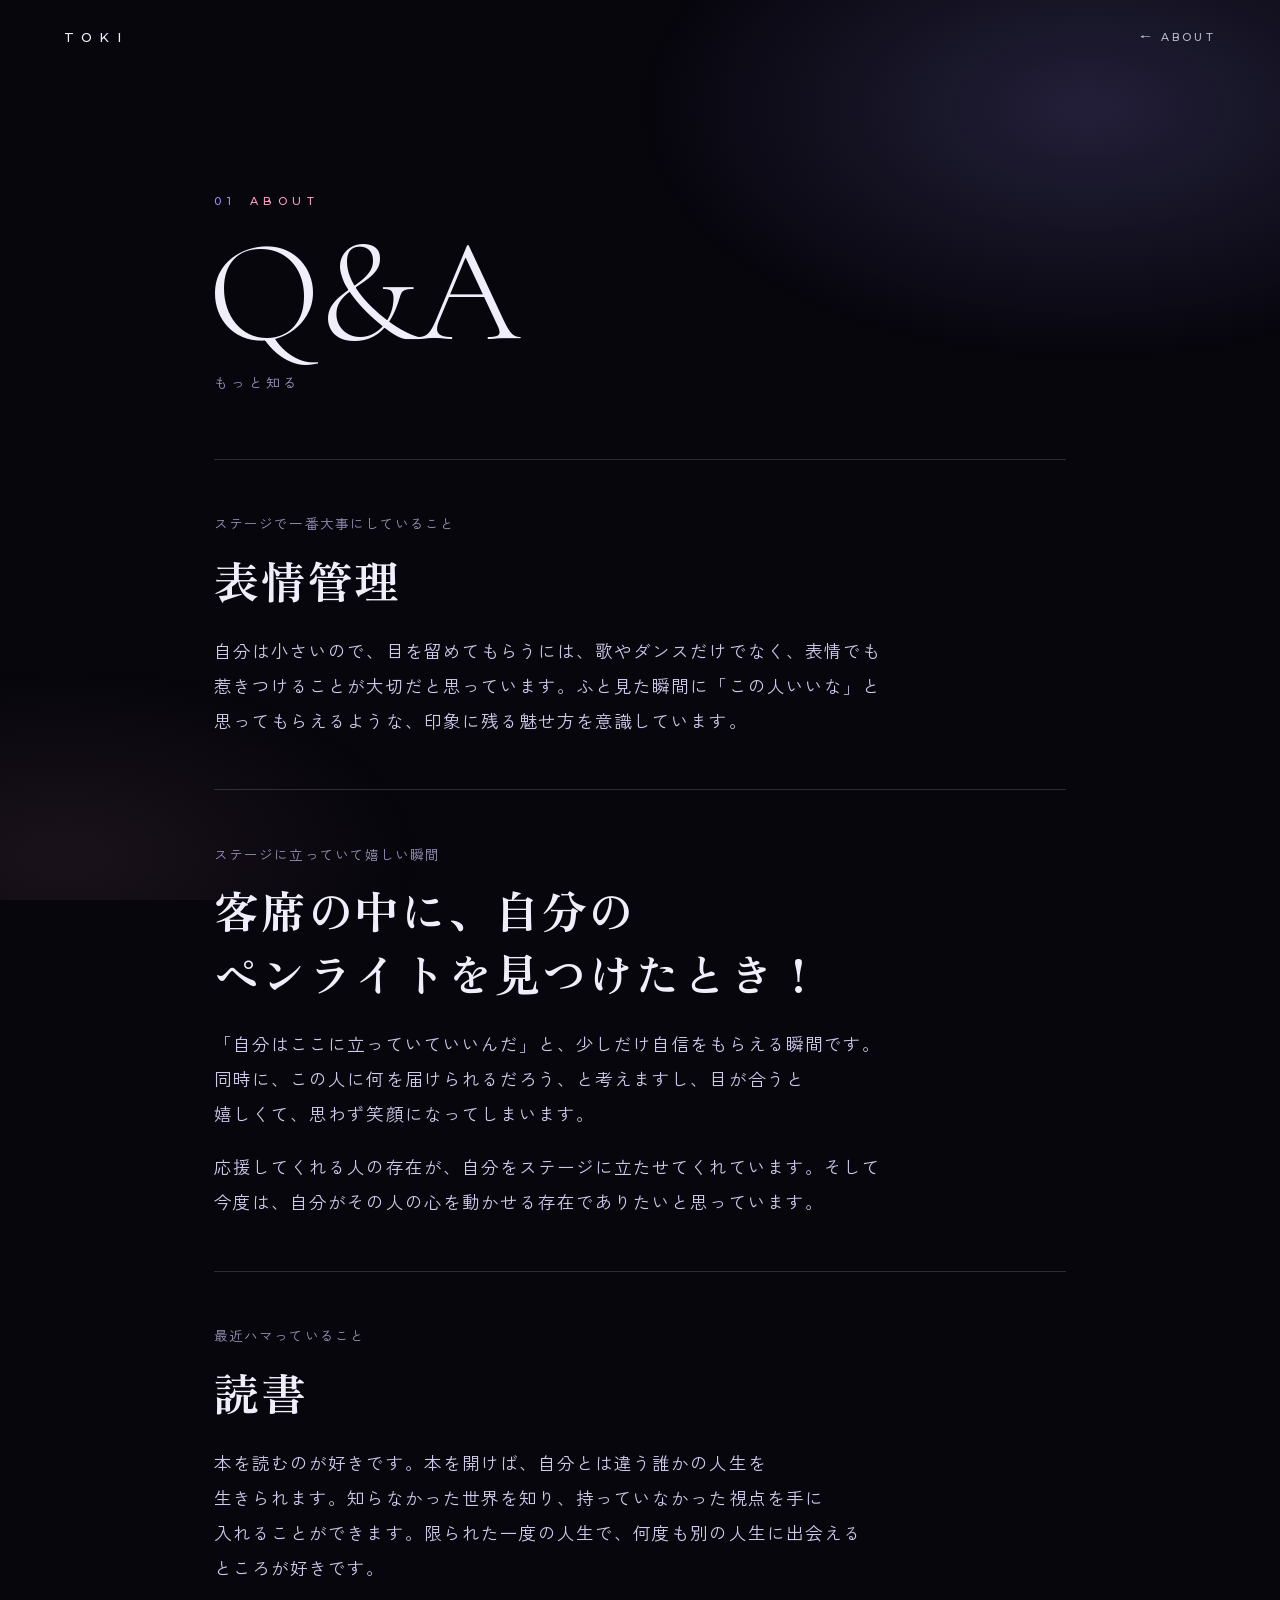
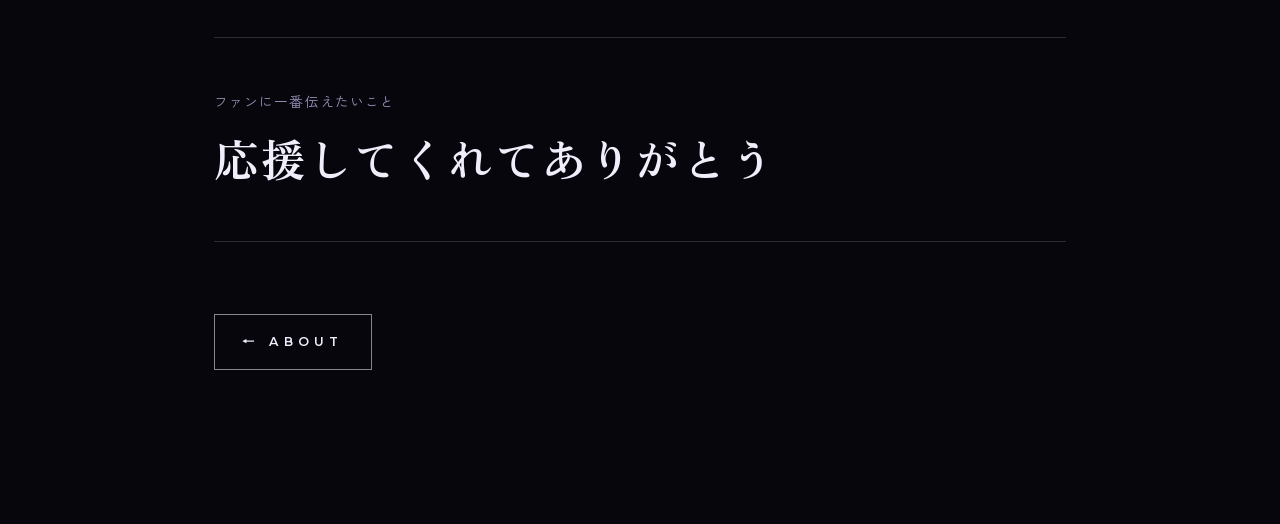
<file: more.html>
<!doctype html>
<html lang="ja">
<head>
<meta charset="utf-8">
<meta name="viewport" content="width=device-width, initial-scale=1">
<title>Q&amp;A | 大月 とき</title>
<meta name="description" content="大月 ときのQ&A。ステージで大事にしていること、嬉しい瞬間、好きなこと。">
<meta http-equiv="Content-Security-Policy" content="default-src 'self'; script-src 'self'; style-src 'self' 'unsafe-inline'; font-src 'self'; img-src 'self' data: https://assets.st-note.com; connect-src 'none'; object-src 'none'; base-uri 'none'; form-action 'none'">
<meta name="referrer" content="strict-origin-when-cross-origin">
<meta name="theme-color" content="#07060d">
<meta property="og:type" content="website">
<meta property="og:site_name" content="大月 とき">
<meta property="og:title" content="Q&amp;A | 大月 とき">
<meta property="og:description" content="大月 ときのQ&A。ステージで大事にしていること、嬉しい瞬間、好きなこと。">
<link rel="icon" href="data:image/svg+xml,%3Csvg xmlns='http://www.w3.org/2000/svg' viewBox='0 0 64 64'%3E%3Crect width='64' height='64' rx='14' fill='%2307060d'/%3E%3Cpath d='M38 12a20 20 0 1 0 0 40a16 16 0 1 1 0-40z' fill='%23b9a9ff'/%3E%3C/svg%3E">
<link rel="stylesheet" href="fonts/fonts.css">
<style>
:root{--pad:clamp(20px,5vw,72px);--mont:"Montserrat","Zen Kaku Gothic New",sans-serif;--mincho:"Zen Old Mincho","Hiragino Mincho ProN",serif}
*{box-sizing:border-box;margin:0}
html{scroll-behavior:smooth}
body{background:#07060d;color:#f1eefc;font-family:"Zen Kaku Gothic New","Hiragino Sans",sans-serif;line-height:1.8;-webkit-font-smoothing:antialiased;min-height:100vh;position:relative;overflow-x:hidden}
body::before{content:"";position:fixed;inset:0;pointer-events:none;z-index:0;background:radial-gradient(50% 40% at 85% 12%,rgba(124,112,198,.24),transparent 70%),radial-gradient(40% 30% at 5% 95%,rgba(255,159,192,.08),transparent 70%)}
a{color:inherit}
header{position:relative;z-index:2;display:flex;justify-content:space-between;align-items:center;padding:26px var(--pad)}
.logo{font-family:var(--mont);font-weight:500;letter-spacing:.55em;font-size:.82rem;text-decoration:none}
.back{font-family:var(--mont);font-weight:500;font-size:.68rem;letter-spacing:.3em;text-decoration:none;opacity:.75;transition:opacity .2s,color .2s}
.back:hover{opacity:1;color:#ff9fc0}
main{position:relative;z-index:1;max-width:980px;margin:0 auto;padding:clamp(48px,9vw,120px) var(--pad) clamp(80px,12vw,160px)}
.sec-label{font-family:var(--mont);font-weight:500;font-size:.7rem;letter-spacing:.5em;color:#ff9fc0}
.sec-label i{font-style:normal;color:#9d8cff;margin-right:1.2em}
h1{font-family:var(--mincho);font-weight:700;font-size:clamp(3rem,8vw,6.4rem);line-height:1.05;letter-spacing:.05em;margin:.35em 0 clamp(28px,5vw,64px)}
.qa-row{padding:clamp(28px,4vw,52px) 0;border-top:1px solid rgba(241,238,252,.16)}
.qa-row:last-of-type{border-bottom:1px solid rgba(241,238,252,.16)}
.qa-row small{display:block;font-size:.85rem;color:#9a94ba;letter-spacing:.08em}
.qa-row .body{font-family:"Zen Kaku Gothic New","Hiragino Sans",sans-serif;font-weight:400;font-size:clamp(.98rem,1.4vw,1.1rem);line-height:2;letter-spacing:.06em;color:#cfc9ea;margin-top:1.2em;max-width:38em;text-wrap:pretty}
.qa-row .body + .body{margin-top:1em}
.qa-row p{word-break:auto-phrase;line-break:strict}
.qa-row .body{text-wrap:pretty}
.qa-row p{font-family:var(--mincho);font-weight:700;font-size:clamp(1.7rem,3.6vw,2.8rem);line-height:1.4;letter-spacing:.04em;margin-top:.3em;text-wrap:balance}
.to-about{display:inline-flex;align-items:center;gap:1.2em;margin-top:clamp(40px,6vw,72px);font-family:var(--mont);font-weight:600;font-size:.78rem;letter-spacing:.42em;color:#f1eefc;text-decoration:none;padding:1.3em 2.2em;border:1px solid rgba(241,238,252,.55);transition:background .25s,color .25s,border-color .25s}
.to-about::before{content:"←";letter-spacing:0;transition:transform .25s}
.to-about:hover{background:#9d8cff;border-color:#9d8cff;color:#07060d}
.to-about:hover::before{transform:translateX(-6px)}
.sr{opacity:0;transform:translateY(34px);transition:opacity 1s ease,transform 1s cubic-bezier(.2,.7,.2,1)}
.sr.in{opacity:1;transform:none}
:focus-visible{outline:3px solid #ff9fc0;outline-offset:3px}
@media (prefers-reduced-motion:reduce){.sr{opacity:1;transform:none;transition:none}}
h1.en{font-family:"Cormorant Garamond",serif;font-weight:300;text-transform:uppercase;letter-spacing:-.01em;line-height:.86;font-size:clamp(4.4rem,11.5vw,10rem);margin:.12em 0 .1em -.04em}
h1.en + .jp{font-size:.86rem;letter-spacing:.24em;color:#9a94ba;margin-bottom:clamp(36px,5vw,64px)}
</style>
</head>
<body>
<header>
  <a class="logo" href="index.html#about">TOKI</a>
  <a class="back" href="index.html#about">← ABOUT</a>
</header>
<main>
  <p class="sec-label sr"><i>01</i>ABOUT</p>
  <h1 class="en sr">Q&amp;A</h1><p class="jp sr">もっと知る</p>
  <div class="qa-row sr"><small>ステージで一番大事にしていること</small><p>表情管理</p><p class="body">自分は小さいので、目を留めてもらうには、歌やダンスだけでなく、表情でも惹きつけることが大切だと思っています。ふと見た瞬間に「この人いいな」と思ってもらえるような、印象に残る魅せ方を意識しています。</p></div>
  <div class="qa-row sr"><small>ステージに立っていて嬉しい瞬間</small><p>客席の中に、自分のペンライトを見つけたとき！</p><p class="body">「自分はここに立っていていいんだ」と、少しだけ自信をもらえる瞬間です。同時に、この人に何を届けられるだろう、と考えますし、目が合うと嬉しくて、思わず笑顔になってしまいます。</p><p class="body">応援してくれる人の存在が、自分をステージに立たせてくれています。そして今度は、自分がその人の心を動かせる存在でありたいと思っています。</p></div>
  <div class="qa-row sr"><small>最近ハマっていること</small><p>読書</p><p class="body">本を読むのが好きです。本を開けば、自分とは違う誰かの人生を生きられます。知らなかった世界を知り、持っていなかった視点を手に入れることができます。限られた一度の人生で、何度も別の人生に出会えるところが好きです。</p></div>
  <div class="qa-row sr"><small>ファンに一番伝えたいこと</small><p>応援してくれてありがとう</p></div>
  <a class="to-about sr" href="index.html#about">ABOUT</a>
</main>
<script src="js/more.js"></script>
</body>
</html>
</file>
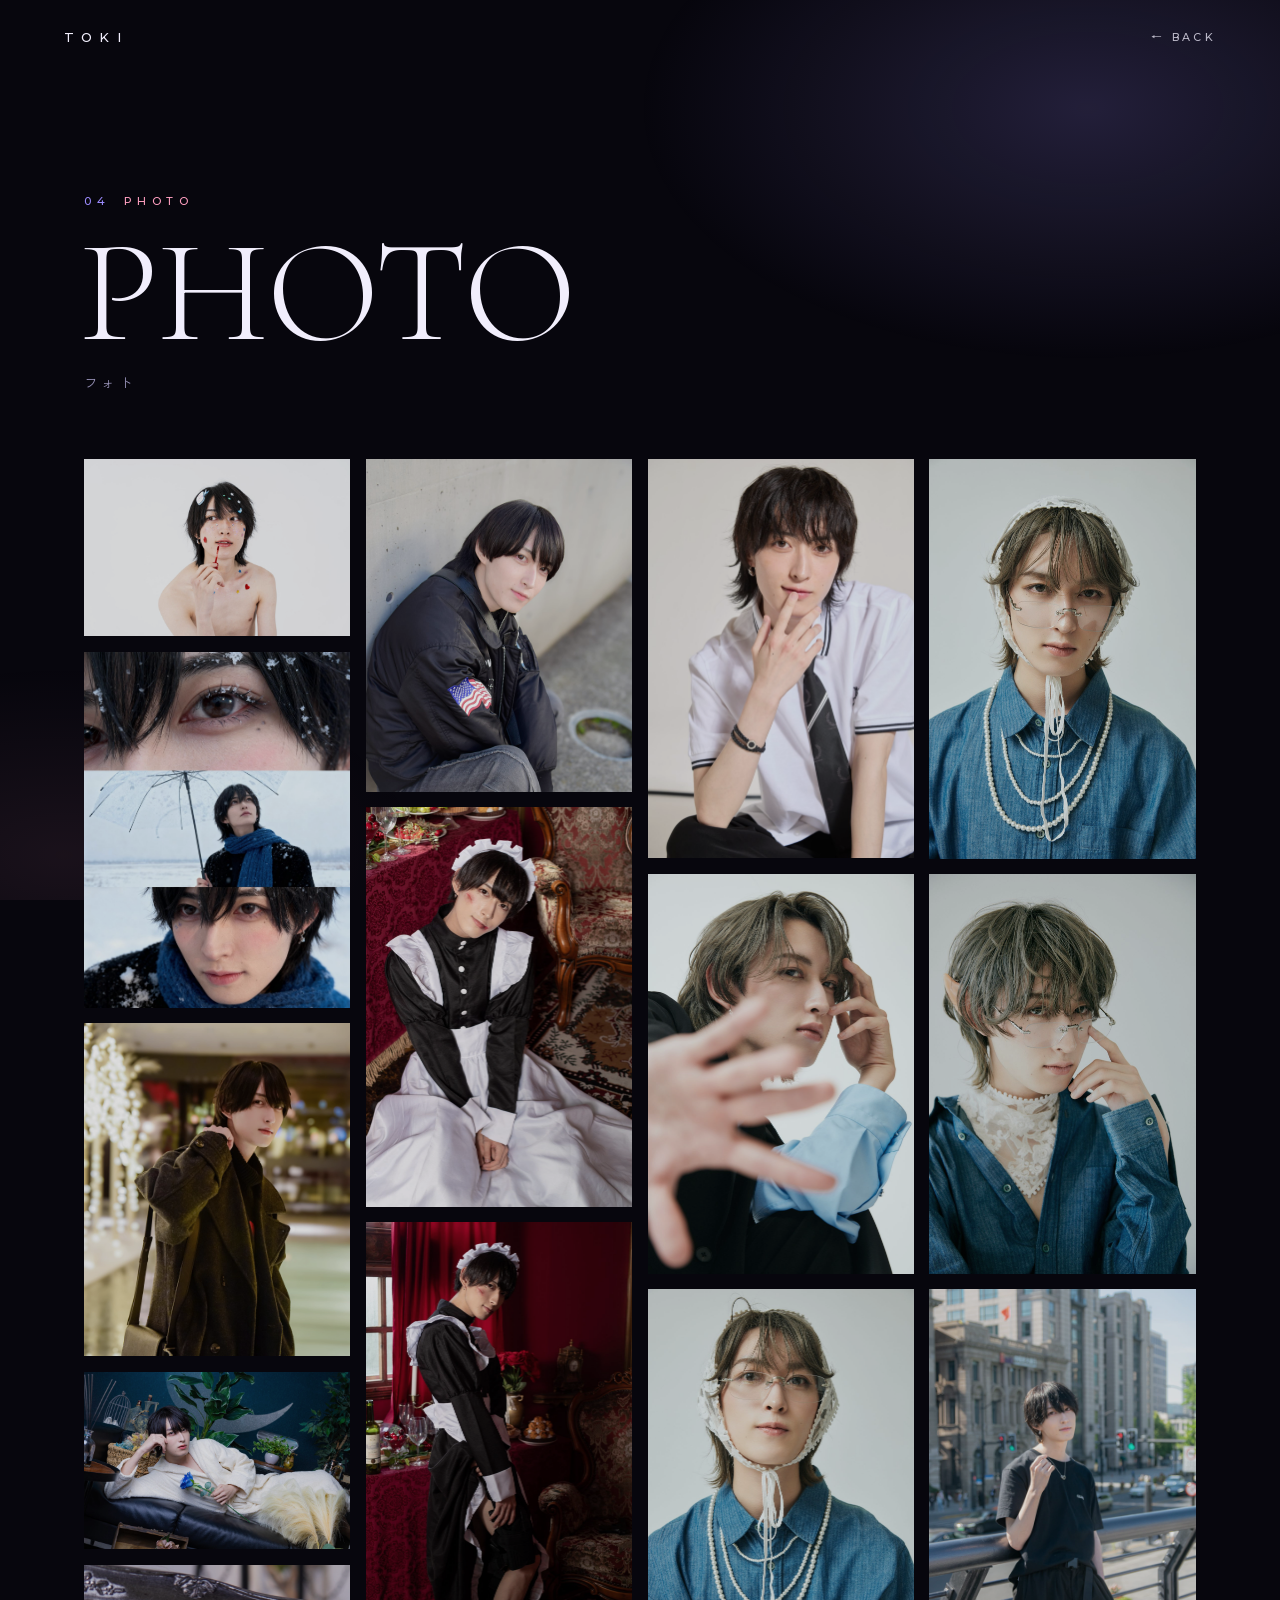
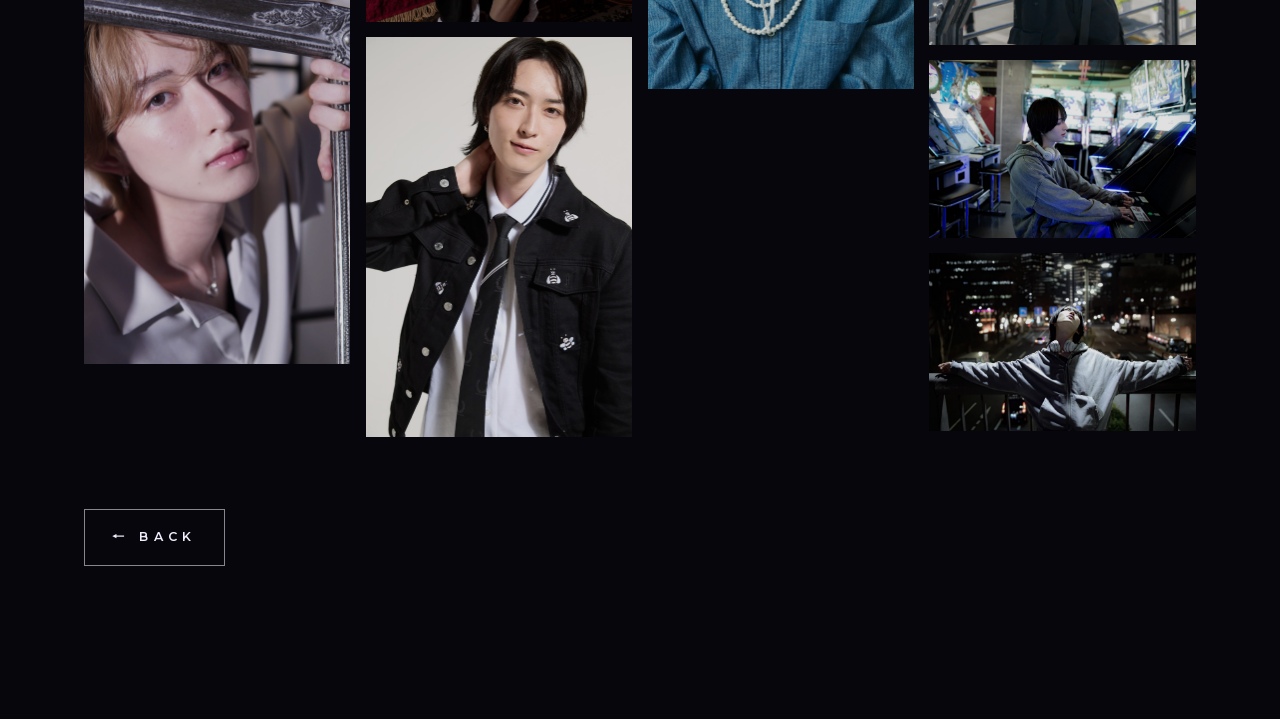
<file: photos.html>
<!doctype html>
<html lang="ja">
<head>
<meta charset="utf-8">
<meta name="viewport" content="width=device-width, initial-scale=1">
<title>PHOTO | 大月 とき</title>
<meta name="description" content="大月 ときの写真。">
<meta http-equiv="Content-Security-Policy" content="default-src 'self'; script-src 'self'; style-src 'self' 'unsafe-inline'; font-src 'self'; img-src 'self' data: https://assets.st-note.com; connect-src 'none'; object-src 'none'; base-uri 'none'; form-action 'none'">
<meta name="referrer" content="strict-origin-when-cross-origin">
<meta name="theme-color" content="#07060d">
<meta property="og:type" content="website">
<meta property="og:site_name" content="大月 とき">
<meta property="og:title" content="PHOTO | 大月 とき">
<meta property="og:description" content="大月 ときの写真。">
<link rel="icon" href="data:image/svg+xml,%3Csvg xmlns='http://www.w3.org/2000/svg' viewBox='0 0 64 64'%3E%3Crect width='64' height='64' rx='14' fill='%2307060d'/%3E%3Cpath d='M38 12a20 20 0 1 0 0 40a16 16 0 1 1 0-40z' fill='%23b9a9ff'/%3E%3C/svg%3E">
<link rel="stylesheet" href="fonts/fonts.css">
<style>
:root{--pad:clamp(20px,5vw,72px);--mont:"Montserrat","Zen Kaku Gothic New",sans-serif;--mincho:"Zen Old Mincho","Hiragino Mincho ProN",serif}
*{box-sizing:border-box;margin:0}
html{scroll-behavior:smooth}
body{background:#07060d;color:#f1eefc;font-family:"Zen Kaku Gothic New","Hiragino Sans",sans-serif;line-height:1.8;-webkit-font-smoothing:antialiased;min-height:100vh;position:relative;overflow-x:hidden}
body::before{content:"";position:fixed;inset:0;pointer-events:none;z-index:0;background:radial-gradient(50% 40% at 85% 12%,rgba(124,112,198,.24),transparent 70%),radial-gradient(40% 30% at 5% 95%,rgba(255,159,192,.08),transparent 70%)}
a{color:inherit}
header{position:relative;z-index:2;display:flex;justify-content:space-between;align-items:center;padding:26px var(--pad)}
.logo{font-family:var(--mont);font-weight:500;letter-spacing:.55em;font-size:.82rem;text-decoration:none}
.back{font-family:var(--mont);font-weight:500;font-size:.68rem;letter-spacing:.3em;text-decoration:none;opacity:.75;transition:opacity .2s,color .2s}
.back:hover{opacity:1;color:#ff9fc0}
main{position:relative;z-index:1;max-width:980px;margin:0 auto;padding:clamp(48px,9vw,120px) var(--pad) clamp(80px,12vw,160px)}
.sec-label{font-family:var(--mont);font-weight:500;font-size:.7rem;letter-spacing:.5em;color:#ff9fc0}
.sec-label i{font-style:normal;color:#9d8cff;margin-right:1.2em}
h1{font-family:var(--mincho);font-weight:700;font-size:clamp(3rem,8vw,6.4rem);line-height:1.05;letter-spacing:.05em;margin:.35em 0 clamp(28px,5vw,64px)}
.to-about{display:inline-flex;align-items:center;gap:1.2em;margin-top:clamp(40px,6vw,72px);font-family:var(--mont);font-weight:600;font-size:.78rem;letter-spacing:.42em;color:#f1eefc;text-decoration:none;padding:1.3em 2.2em;border:1px solid rgba(241,238,252,.55);transition:background .25s,color .25s,border-color .25s}
.to-about::before{content:"←";letter-spacing:0;transition:transform .25s}
.to-about:hover{background:#9d8cff;border-color:#9d8cff;color:#07060d}
.to-about:hover::before{transform:translateX(-6px)}
.sr{opacity:0;transform:translateY(34px);transition:opacity 1s ease,transform 1s cubic-bezier(.2,.7,.2,1)}
.sr.in{opacity:1;transform:none}
:focus-visible{outline:3px solid #ff9fc0;outline-offset:3px}
@media (prefers-reduced-motion:reduce){.sr{opacity:1;transform:none;transition:none}}

main.wide{max-width:1240px}
.collage{--g:clamp(8px,1.2vw,16px);columns:4;column-gap:var(--g)}
.ph{display:block;width:100%;margin:0 0 var(--g);padding:0;border:0;background:#15122a;overflow:hidden;cursor:zoom-in;break-inside:avoid}
.ph img{width:100%;height:auto;display:block;filter:saturate(.85) brightness(.88);transition:transform .8s cubic-bezier(.2,.7,.2,1),filter .4s}
.ph:hover img{transform:scale(1.05);filter:none}
@media (max-width:1100px){.collage{columns:3}}
@media (max-width:640px){.collage{columns:2}}
.lb{position:fixed;inset:0;z-index:60;background:rgba(5,4,10,.94);display:none;align-items:center;justify-content:center}
.lb.on{display:flex}
.lb img{max-width:92vw;max-height:88vh;object-fit:contain}
.lb button{position:absolute;background:none;border:0;color:#f1eefc;font-family:var(--mont);font-size:1.6rem;cursor:pointer;padding:18px 22px}
.lb button:hover{color:#ff9fc0}
.lb .x{top:6px;right:6px}.lb .pv{left:6px;top:50%;transform:translateY(-50%)}.lb .nx{right:6px;top:50%;transform:translateY(-50%)}
.lb .ct{position:absolute;bottom:18px;left:0;right:0;text-align:center;font-family:var(--mont);font-size:.7rem;letter-spacing:.3em;color:#9a94ba}
@media (prefers-reduced-motion:reduce){.ph img{transition:none}}
h1.en{font-family:"Cormorant Garamond",serif;font-weight:300;text-transform:uppercase;letter-spacing:-.01em;line-height:.86;font-size:clamp(4.4rem,11.5vw,10rem);margin:.12em 0 .1em -.04em}
h1.en + .jp{font-size:.86rem;letter-spacing:.24em;color:#9a94ba;margin-bottom:clamp(36px,5vw,64px)}
</style>
</head>
<body>
<header>
  <a class="logo" href="index.html#photo">TOKI</a>
  <a class="back" href="index.html#photo">← BACK</a>
</header>
<main class="wide">
  <p class="sec-label sr"><i>04</i>PHOTO</p>
  <h1 class="en sr">Photo</h1><p class="jp sr">フォト</p>
  <div class="collage" id="gallery"><button class="ph sr" type="button" aria-label="写真1を拡大"><img src="images/photo/01.jpg" alt="" loading="lazy"></button><button class="ph sr" type="button" aria-label="写真2を拡大"><img src="images/photo/02.jpg" alt="" loading="lazy"></button><button class="ph sr" type="button" aria-label="写真3を拡大"><img src="images/photo/03.jpg" alt="" loading="lazy"></button><button class="ph sr" type="button" aria-label="写真4を拡大"><img src="images/photo/04.jpg" alt="" loading="lazy"></button><button class="ph sr" type="button" aria-label="写真5を拡大"><img src="images/photo/05.jpg" alt="" loading="lazy"></button><button class="ph sr" type="button" aria-label="写真6を拡大"><img src="images/photo/06.jpg" alt="" loading="lazy"></button><button class="ph sr" type="button" aria-label="写真7を拡大"><img src="images/photo/07.jpg" alt="" loading="lazy"></button><button class="ph sr" type="button" aria-label="写真8を拡大"><img src="images/photo/08.jpg" alt="" loading="lazy"></button><button class="ph sr" type="button" aria-label="写真9を拡大"><img src="images/photo/09.jpg" alt="" loading="lazy"></button><button class="ph sr" type="button" aria-label="写真10を拡大"><img src="images/photo/10.jpg" alt="" loading="lazy"></button><button class="ph sr" type="button" aria-label="写真11を拡大"><img src="images/photo/11.jpg" alt="" loading="lazy"></button><button class="ph sr" type="button" aria-label="写真12を拡大"><img src="images/photo/12.jpg" alt="" loading="lazy"></button><button class="ph sr" type="button" aria-label="写真13を拡大"><img src="images/photo/13.jpg" alt="" loading="lazy"></button><button class="ph sr" type="button" aria-label="写真14を拡大"><img src="images/photo/14.jpg" alt="" loading="lazy"></button><button class="ph sr" type="button" aria-label="写真15を拡大"><img src="images/photo/15.jpg" alt="" loading="lazy"></button><button class="ph sr" type="button" aria-label="写真16を拡大"><img src="images/photo/16.jpg" alt="" loading="lazy"></button><button class="ph sr" type="button" aria-label="写真17を拡大"><img src="images/photo/17.jpg" alt="" loading="lazy"></button></div>
  <a class="to-about sr" href="index.html#photo">BACK</a>
</main>
<div class="lb" id="lb" role="dialog" aria-modal="true" aria-label="写真"><button class="x" type="button" aria-label="閉じる">×</button><button class="pv" type="button" aria-label="前へ">←</button><img alt=""><button class="nx" type="button" aria-label="次へ">→</button><div class="ct"></div></div>
<script src="js/photos.js"></script>
</body>
</html>
</file>
<file: fonts/fonts.css>
/* cyrillic-ext */
@font-face {
  font-family: 'Cormorant Garamond';
  font-style: normal;
  font-weight: 300;
  font-display: swap;
  src: url(mX5slCNuHLi8bLeY9MK7whWMhyjYpHtKky2F7i6C.woff2) format('woff2');
  unicode-range: U+0460-052F, U+1C80-1C8A, U+20B4, U+2DE0-2DFF, U+A640-A69F, U+FE2E-FE2F;
}
/* cyrillic */
@font-face {
  font-family: 'Cormorant Garamond';
  font-style: normal;
  font-weight: 300;
  font-display: swap;
  src: url(mX5slCNuHLi8bLeY9MK7whWMhyjYrXtKky2F7i6C.woff2) format('woff2');
  unicode-range: U+0301, U+0400-045F, U+0490-0491, U+04B0-04B1, U+2116;
}
/* vietnamese */
@font-face {
  font-family: 'Cormorant Garamond';
  font-style: normal;
  font-weight: 300;
  font-display: swap;
  src: url(mX5slCNuHLi8bLeY9MK7whWMhyjYpntKky2F7i6C.woff2) format('woff2');
  unicode-range: U+0102-0103, U+0110-0111, U+0128-0129, U+0168-0169, U+01A0-01A1, U+01AF-01B0, U+0300-0301, U+0303-0304, U+0308-0309, U+0323, U+0329, U+1EA0-1EF9, U+20AB;
}
/* latin-ext */
@font-face {
  font-family: 'Cormorant Garamond';
  font-style: normal;
  font-weight: 300;
  font-display: swap;
  src: url(mX5slCNuHLi8bLeY9MK7whWMhyjYp3tKky2F7i6C.woff2) format('woff2');
  unicode-range: U+0100-02BA, U+02BD-02C5, U+02C7-02CC, U+02CE-02D7, U+02DD-02FF, U+0304, U+0308, U+0329, U+1D00-1DBF, U+1E00-1E9F, U+1EF2-1EFF, U+2020, U+20A0-20AB, U+20AD-20C4, U+2113, U+2C60-2C7F, U+A720-A7FF;
}
/* latin */
@font-face {
  font-family: 'Cormorant Garamond';
  font-style: normal;
  font-weight: 300;
  font-display: swap;
  src: url(3bmX5slCNuHLi8bLeY9MK7whWMhyjYqXtKky2F7g.woff2) format('woff2');
  unicode-range: U+0000-00FF, U+0131, U+0152-0153, U+02BB-02BC, U+02C6, U+02DA, U+02DC, U+0304, U+0308, U+0329, U+2000-206F, U+20AC, U+2122, U+2191, U+2193, U+2212, U+2215, U+FEFF, U+FFFD;
}
/* cyrillic-ext */
@font-face {
  font-family: 'Cormorant Garamond';
  font-style: normal;
  font-weight: 400;
  font-display: swap;
  src: url(mX5slCNuHLi8bLeY9MK7whWMhyjYpHtKky2F7i6C.woff2) format('woff2');
  unicode-range: U+0460-052F, U+1C80-1C8A, U+20B4, U+2DE0-2DFF, U+A640-A69F, U+FE2E-FE2F;
}
/* cyrillic */
@font-face {
  font-family: 'Cormorant Garamond';
  font-style: normal;
  font-weight: 400;
  font-display: swap;
  src: url(mX5slCNuHLi8bLeY9MK7whWMhyjYrXtKky2F7i6C.woff2) format('woff2');
  unicode-range: U+0301, U+0400-045F, U+0490-0491, U+04B0-04B1, U+2116;
}
/* vietnamese */
@font-face {
  font-family: 'Cormorant Garamond';
  font-style: normal;
  font-weight: 400;
  font-display: swap;
  src: url(mX5slCNuHLi8bLeY9MK7whWMhyjYpntKky2F7i6C.woff2) format('woff2');
  unicode-range: U+0102-0103, U+0110-0111, U+0128-0129, U+0168-0169, U+01A0-01A1, U+01AF-01B0, U+0300-0301, U+0303-0304, U+0308-0309, U+0323, U+0329, U+1EA0-1EF9, U+20AB;
}
/* latin-ext */
@font-face {
  font-family: 'Cormorant Garamond';
  font-style: normal;
  font-weight: 400;
  font-display: swap;
  src: url(mX5slCNuHLi8bLeY9MK7whWMhyjYp3tKky2F7i6C.woff2) format('woff2');
  unicode-range: U+0100-02BA, U+02BD-02C5, U+02C7-02CC, U+02CE-02D7, U+02DD-02FF, U+0304, U+0308, U+0329, U+1D00-1DBF, U+1E00-1E9F, U+1EF2-1EFF, U+2020, U+20A0-20AB, U+20AD-20C4, U+2113, U+2C60-2C7F, U+A720-A7FF;
}
/* latin */
@font-face {
  font-family: 'Cormorant Garamond';
  font-style: normal;
  font-weight: 400;
  font-display: swap;
  src: url(3bmX5slCNuHLi8bLeY9MK7whWMhyjYqXtKky2F7g.woff2) format('woff2');
  unicode-range: U+0000-00FF, U+0131, U+0152-0153, U+02BB-02BC, U+02C6, U+02DA, U+02DC, U+0304, U+0308, U+0329, U+2000-206F, U+20AC, U+2122, U+2191, U+2193, U+2212, U+2215, U+FEFF, U+FFFD;
}
@font-face {
  font-family: 'DotGothic16';
  font-style: normal;
  font-weight: 400;
  font-display: swap;
  src: url(AGE7O43hYPQDGWr5tS7P7cQj5FEkNIICnj9aicM0.woff2) format('woff2');
  unicode-range: U+25ee8, U+25f23, U+25f5c, U+25fd4, U+25fe0, U+25ffb, U+2600c, U+26017, U+26060, U+260ed, U+26222, U+2626a, U+26270, U+26286, U+2634c, U+26402, U+2667e, U+266b0, U+2671d, U+268dd, U+268ea, U+26951, U+2696f, U+26999, U+269dd, U+26a1e, U+26a58, U+26a8c, U+26ab7, U+26aff, U+26c29, U+26c73, U+26c9e, U+26cdd, U+26e40, U+26e65, U+26f94, U+26ff6-26ff8, U+270f4, U+2710d, U+27139, U+273da-273db, U+273fe, U+27410, U+27449, U+27614-27615, U+27631, U+27684, U+27693, U+2770e, U+27723, U+27752, U+278b2, U+27985, U+279b4, U+27a84, U+27bb3, U+27bbe, U+27bc7, U+27c3c, U+27cb8, U+27d73, U+27da0, U+27e10, U+27eaf, U+27fb7, U+2808a, U+280bb, U+28277, U+28282, U+282f3, U+283cd, U+2840c, U+28455, U+284dc, U+2856b, U+285c8-285c9, U+286d7, U+286fa, U+28946, U+28949, U+2896b, U+28987-28988, U+289ba-289bb, U+28a1e, U+28a29, U+28a43, U+28a71, U+28a99, U+28acd, U+28add, U+28ae4, U+28bc1, U+28bef, U+28cdd, U+28d10, U+28d71, U+28dfb, U+28e0f, U+28e17, U+28e1f, U+28e36, U+28e89, U+28eeb, U+28ef6, U+28f32, U+28ff8, U+292a0, U+292b1, U+29490, U+295cf, U+2967f, U+296f0, U+29719, U+29750, U+29810, U+298c6, U+29a72, U+29d4b, U+29ddb, U+29e15, U+29e3d, U+29e49, U+29e8a, U+29ec4, U+29edb, U+29ee9, U+29fce, U+29fd7, U+2a01a, U+2a02f, U+2a082, U+2a0f9, U+2a190, U+2a2b2, U+2a38c, U+2a437, U+2a5f1, U+2a602, U+2a61a, U+2a6b2, U+2a9e6, U+2b746, U+2b751, U+2b753, U+2b75a, U+2b75c, U+2b765, U+2b776-2b777, U+2b77c, U+2b782, U+2b789, U+2b78b, U+2b78e, U+2b794, U+2b7ac, U+2b7af, U+2b7bd, U+2b7c9, U+2b7cf, U+2b7d2, U+2b7d8, U+2b7f0, U+2b80d, U+2b817, U+2b81a, U+2d544, U+2e278, U+2e569, U+2e6ea, U+2f804, U+2f80f, U+2f815, U+2f818, U+2f81a, U+2f822, U+2f828, U+2f82c, U+2f833, U+2f83f, U+2f846, U+2f852, U+2f862, U+2f86d, U+2f873, U+2f877, U+2f884, U+2f899-2f89a, U+2f8a6, U+2f8ac, U+2f8b2, U+2f8b6, U+2f8d3, U+2f8db-2f8dc, U+2f8e1, U+2f8e5, U+2f8ea, U+2f8ed, U+2f8fc, U+2f903, U+2f90b, U+2f90f, U+2f91a, U+2f920-2f921, U+2f945, U+2f947, U+2f96c, U+2f995, U+2f9d0, U+2f9de-2f9df, U+2f9f4;
}
@font-face {
  font-family: 'DotGothic16';
  font-style: normal;
  font-weight: 400;
  font-display: swap;
  src: url(AGE7O43hYPQDGWr5tS7P7cQj5FEkNIICnj9aicM1.woff2) format('woff2');
  unicode-range: U+1f235-1f23b, U+1f240-1f248, U+1f250-1f251, U+2000b, U+20089-2008a, U+200a2, U+200a4, U+200b0, U+200f5, U+20158, U+201a2, U+20213, U+2032b, U+20371, U+20381, U+203f9, U+2044a, U+20509, U+2053f, U+205b1, U+205d6, U+20611, U+20628, U+206ec, U+2074f, U+207c8, U+20807, U+2083a, U+208b9, U+2090e, U+2097c, U+20984, U+2099d, U+20a64, U+20ad3, U+20b1d, U+20b9f, U+20bb7, U+20d45, U+20d58, U+20de1, U+20e64, U+20e6d, U+20e95, U+20f5f, U+21201, U+2123d, U+21255, U+21274, U+2127b, U+212d7, U+212e4, U+212fd, U+2131b, U+21336, U+21344, U+213c4, U+2146d-2146e, U+215d7, U+21647, U+216b4, U+21706, U+21742, U+218bd, U+219c3, U+21a1a, U+21c56, U+21d2d, U+21d45, U+21d62, U+21d78, U+21d92, U+21d9c, U+21da1, U+21db7, U+21de0, U+21e33-21e34, U+21f1e, U+21f76, U+21ffa, U+2217b, U+22218, U+2231e, U+223ad, U+22609, U+226f3, U+2285b, U+228ab, U+2298f, U+22ab8, U+22b46, U+22b4f-22b50, U+22ba6, U+22c1d, U+22c24, U+22de1, U+22e42, U+22feb, U+231b6, U+231c3-231c4, U+231f5, U+23372, U+233cc, U+233d0, U+233d2-233d3, U+233d5, U+233da, U+233df, U+233e4, U+233fe, U+2344a-2344b, U+23451, U+23465, U+234e4, U+2355a, U+23594, U+235c4, U+23638-2363a, U+23647, U+2370c, U+2371c, U+2373f, U+23763-23764, U+237e7, U+237f1, U+237ff, U+23824, U+2383d, U+23a98, U+23c7f, U+23cbe, U+23cfe, U+23d00, U+23d0e, U+23d40, U+23dd3, U+23df9-23dfa, U+23f7e, U+2404b, U+24096, U+24103, U+241c6, U+241fe, U+242ee, U+243bc, U+243d0, U+24629, U+246a5, U+247f1, U+24896, U+248e9, U+24a4d, U+24b56, U+24b6f, U+24c16, U+24d14, U+24e04, U+24e0e, U+24e37, U+24e6a, U+24e8b, U+24ff2, U+2504a, U+25055, U+25122, U+251a9, U+251cd, U+251e5, U+2521e, U+2524c, U+2542e, U+2548e, U+254d9, U+2550e, U+255a7, U+2567f, U+25771, U+257a9, U+257b4, U+25874, U+259c4, U+259cc, U+259d4, U+25ad7, U+25ae3-25ae4, U+25af1, U+25bb2, U+25c4b, U+25c64, U+25da1, U+25e2e, U+25e56, U+25e62, U+25e65, U+25ec2, U+25ed8;
}
@font-face {
  font-family: 'DotGothic16';
  font-style: normal;
  font-weight: 400;
  font-display: swap;
  src: url(AGE7O43hYPQDGWr5tS7P7cQj5FEkNIICnj9aicM2.woff2) format('woff2');
  unicode-range: U+ffd7, U+ffda-ffdc, U+ffe0-ffe2, U+ffe4, U+ffe6, U+ffe8-ffee, U+1f100-1f10c, U+1f110-1f16c, U+1f170-1f1ac, U+1f200-1f202, U+1f210-1f234;
}
@font-face {
  font-family: 'DotGothic16';
  font-style: normal;
  font-weight: 400;
  font-display: swap;
  src: url(AGE7O43hYPQDGWr5tS7P7cQj5FEkNIICnj9aicM3.woff2) format('woff2');
  unicode-range: U+fa10, U+fa12-fa6d, U+fb00-fb04, U+fe10-fe19, U+fe30-fe42, U+fe44-fe52, U+fe54-fe66, U+fe68-fe6b, U+ff02, U+ff04, U+ff07, U+ff51, U+ff5b, U+ff5d, U+ff5f-ff60, U+ff66, U+ff69, U+ff87, U+ffa1-ffbe, U+ffc2-ffc7, U+ffca-ffcf, U+ffd2-ffd6;
}
@font-face {
  font-family: 'DotGothic16';
  font-style: normal;
  font-weight: 400;
  font-display: swap;
  src: url(AGE7O43hYPQDGWr5tS7P7cQj5FEkNIICnj9aicM4.woff2) format('woff2');
  unicode-range: U+f92d-f959, U+f95b-f9f2, U+f9f4-fa0b, U+fa0e-fa0f;
}
@font-face {
  font-family: 'DotGothic16';
  font-style: normal;
  font-weight: 400;
  font-display: swap;
  src: url(AGE7O43hYPQDGWr5tS7P7cQj5FEkNIICnj9aicM5.woff2) format('woff2');
  unicode-range: U+9e8b-9e8c, U+9e8e-9e8f, U+9e91-9e92, U+9e95-9e96, U+9e98, U+9e9b, U+9e9d-9e9e, U+9ea4-9ea5, U+9ea8-9eaa, U+9eac-9eb0, U+9eb3-9eb5, U+9eb8, U+9ebc-9ebf, U+9ec3, U+9ec6, U+9ec8, U+9ecb-9ecd, U+9ecf-9ed1, U+9ed4-9ed5, U+9ed8, U+9edb-9ee0, U+9ee4-9ee5, U+9ee7-9ee8, U+9eec-9ef2, U+9ef4-9ef9, U+9efb-9eff, U+9f02-9f03, U+9f07-9f09, U+9f0e-9f12, U+9f14-9f17, U+9f19-9f1b, U+9f1f-9f22, U+9f26, U+9f2a-9f2c, U+9f2f, U+9f31-9f32, U+9f34, U+9f37, U+9f39-9f3a, U+9f3c-9f3f, U+9f41, U+9f43-9f47, U+9f4a, U+9f4e-9f50, U+9f52-9f58, U+9f5a, U+9f5d-9f61, U+9f63, U+9f66-9f6a, U+9f6c-9f73, U+9f75-9f77, U+9f7a, U+9f7d, U+9f7f, U+9f8f-9f92, U+9f94-9f97, U+9f99, U+9f9c-9fa3, U+9fa5, U+9fb4, U+9fbc-9fc2, U+9fc4, U+9fc6, U+9fcc, U+f900-f92c;
}
@font-face {
  font-family: 'DotGothic16';
  font-style: normal;
  font-weight: 400;
  font-display: swap;
  src: url(AGE7O43hYPQDGWr5tS7P7cQj5FEkNIICnj9aicM6.woff2) format('woff2');
  unicode-range: U+9c3e, U+9c41, U+9c43-9c4a, U+9c4e-9c50, U+9c52-9c54, U+9c56, U+9c58, U+9c5a-9c61, U+9c63, U+9c65, U+9c67-9c6b, U+9c6d-9c6e, U+9c70, U+9c72, U+9c75-9c78, U+9c7a-9c7c, U+9ce6-9ce7, U+9ceb-9cec, U+9cf0, U+9cf2, U+9cf6-9cf7, U+9cf9, U+9d02-9d03, U+9d06-9d09, U+9d0b, U+9d0e, U+9d11-9d12, U+9d15, U+9d17-9d18, U+9d1b-9d1f, U+9d23, U+9d26, U+9d2a-9d2c, U+9d2f-9d30, U+9d32-9d34, U+9d3a, U+9d3c-9d3f, U+9d41-9d48, U+9d4a, U+9d50-9d54, U+9d59, U+9d5d-9d65, U+9d69-9d6c, U+9d6f-9d70, U+9d72-9d73, U+9d76-9d77, U+9d7a-9d7c, U+9d7e, U+9d83-9d84, U+9d86-9d87, U+9d89-9d8a, U+9d8d-9d8e, U+9d92-9d93, U+9d95-9d9a, U+9da1, U+9da4, U+9da9-9dac, U+9dae, U+9db1-9db2, U+9db5, U+9db8-9dbd, U+9dbf-9dc4, U+9dc6-9dc7, U+9dc9-9dca, U+9dcf, U+9dd3-9dd7, U+9dd9-9dda, U+9dde-9de0, U+9de3, U+9de5-9de7, U+9de9, U+9deb, U+9ded-9df0, U+9df3-9df4, U+9df8, U+9dfd-9dfe, U+9e02, U+9e07, U+9e0a, U+9e0d-9e0e, U+9e10-9e12, U+9e15-9e16, U+9e19-9e1f, U+9e75, U+9e79-9e7d, U+9e80-9e85, U+9e87-9e88;
}
@font-face {
  font-family: 'DotGothic16';
  font-style: normal;
  font-weight: 400;
  font-display: swap;
  src: url(AGE7O43hYPQDGWr5tS7P7cQj5FEkNIICnj9aicM7.woff2) format('woff2');
  unicode-range: U+9ae5-9ae7, U+9ae9, U+9aeb-9aec, U+9aee-9aef, U+9af1-9af5, U+9af7, U+9af9-9afb, U+9afd, U+9aff-9b06, U+9b08-9b09, U+9b0b-9b0e, U+9b10, U+9b12, U+9b16, U+9b18-9b1d, U+9b1f-9b20, U+9b22-9b23, U+9b25-9b2f, U+9b32-9b35, U+9b37, U+9b39-9b3b, U+9b3d, U+9b43-9b44, U+9b48, U+9b4b-9b4f, U+9b51, U+9b55-9b58, U+9b5b, U+9b5e, U+9b61, U+9b63, U+9b65-9b66, U+9b68, U+9b6a-9b6f, U+9b72-9b79, U+9b7f-9b80, U+9b83-9b87, U+9b89-9b8b, U+9b8d, U+9b8f-9b94, U+9b96-9b97, U+9b9a, U+9b9d-9ba0, U+9ba6-9ba7, U+9ba9-9baa, U+9bac, U+9bb0-9bb2, U+9bb4, U+9bb7-9bb9, U+9bbb-9bbc, U+9bbe-9bc1, U+9bc6-9bc8, U+9bca, U+9bce-9bd2, U+9bd4, U+9bd7-9bd8, U+9bdd, U+9bdf, U+9be1-9be5, U+9be7, U+9bea-9beb, U+9bee-9bf3, U+9bf5, U+9bf7-9bfa, U+9bfd, U+9bff-9c00, U+9c02, U+9c04, U+9c06, U+9c08-9c0d, U+9c0f-9c16, U+9c18-9c1e, U+9c21-9c2a, U+9c2d-9c32, U+9c35-9c37, U+9c39-9c3a, U+9c3d;
}
@font-face {
  font-family: 'DotGothic16';
  font-style: normal;
  font-weight: 400;
  font-display: swap;
  src: url(AGE7O43hYPQDGWr5tS7P7cQj5FEkNIICnj9aicM8.woff2) format('woff2');
  unicode-range: U+98eb, U+98ed-98ee, U+98f0-98f1, U+98f3, U+98f6, U+9902, U+9907-9909, U+9911-9912, U+9914-9918, U+991a-9922, U+9924, U+9926-9927, U+992b-992c, U+992e, U+9931-9935, U+9939-993e, U+9940-9942, U+9945-9949, U+994b-994e, U+9950-9952, U+9954-9955, U+9958-9959, U+995b-995c, U+995e-9960, U+9963, U+9997-9998, U+999b, U+999d-999f, U+99a3, U+99a5-99a6, U+99a8, U+99ad-99ae, U+99b0-99b2, U+99b5, U+99b9-99ba, U+99bc-99bd, U+99bf, U+99c1, U+99c3, U+99c8-99c9, U+99d1, U+99d3-99d5, U+99d8-99df, U+99e1-99e2, U+99e7, U+99ea-99ee, U+99f0-99f2, U+99f4-99f5, U+99f8-99f9, U+99fb-99fe, U+9a01-9a05, U+9a08, U+9a0a-9a0c, U+9a0f-9a11, U+9a16, U+9a1a, U+9a1e, U+9a20, U+9a22-9a24, U+9a27, U+9a2b, U+9a2d-9a2e, U+9a31, U+9a33, U+9a35-9a38, U+9a3e, U+9a40-9a45, U+9a47, U+9a4a-9a4e, U+9a51-9a52, U+9a54-9a58, U+9a5b, U+9a5d, U+9a5f, U+9a62, U+9a64-9a65, U+9a69-9a6c, U+9aaa, U+9aac-9ab0, U+9ab2, U+9ab4-9ab7, U+9ab9, U+9abb-9ac1, U+9ac3, U+9ac6, U+9ac8, U+9ace-9ad3, U+9ad5-9ad7, U+9adb-9adc, U+9ade-9ae0, U+9ae2-9ae4;
}
@font-face {
  font-family: 'DotGothic16';
  font-style: normal;
  font-weight: 400;
  font-display: swap;
  src: url(AGE7O43hYPQDGWr5tS7P7cQj5FEkNIICnj9aicM9.woff2) format('woff2');
  unicode-range: U+971d, U+9721-9724, U+9728, U+972a, U+9730-9731, U+9733, U+9736, U+9738-9739, U+973b, U+973d-973e, U+9741-9744, U+9746-974a, U+974d-974f, U+9751, U+9755, U+9757-9758, U+975a-975c, U+9760-9761, U+9763-9764, U+9766-9768, U+976a-976b, U+976e, U+9771, U+9773, U+9776-977d, U+977f-9781, U+9785-9786, U+9789, U+978b, U+978f-9790, U+9795-9797, U+9799-979a, U+979c, U+979e-97a0, U+97a2-97a3, U+97a6, U+97a8, U+97ab-97ac, U+97ae, U+97b1-97b6, U+97b8-97ba, U+97bc, U+97be-97bf, U+97c1, U+97c3-97ce, U+97d0-97d1, U+97d4, U+97d7-97d9, U+97db-97de, U+97e0-97e1, U+97e4, U+97e6, U+97ed-97ef, U+97f1-97f2, U+97f4-97f8, U+97fa, U+9804, U+9807, U+980a, U+980c-980f, U+9814, U+9816-9817, U+9819-981a, U+981c, U+981e, U+9820-9821, U+9823-9826, U+982b, U+982e-9830, U+9832-9835, U+9837, U+9839, U+983d-983e, U+9844, U+9846-9847, U+984a-984b, U+984f, U+9851-9853, U+9856-9857, U+9859-985b, U+9862-9863, U+9865-9866, U+986a-986c, U+986f-9871, U+9873-9875, U+98aa-98ab, U+98ad-98ae, U+98b0-98b1, U+98b4, U+98b6-98b8, U+98ba-98bc, U+98bf, U+98c2-98c8, U+98cb-98cc, U+98ce, U+98dc, U+98de, U+98e0-98e1, U+98e3, U+98e5-98e7, U+98e9-98ea;
}
@font-face {
  font-family: 'DotGothic16';
  font-style: normal;
  font-weight: 400;
  font-display: swap;
  src: url(GE7O43hYPQDGWr5tS7P7cQj5FEkNIICnj9aicM10.woff2) format('woff2');
  unicode-range: U+944a, U+944c, U+9452-9453, U+9455, U+9459-945c, U+945e-9463, U+9468, U+946a-946b, U+946d-9472, U+9475, U+9477, U+947c-947f, U+9481, U+9483-9485, U+9578-9579, U+957e-957f, U+9582, U+9584, U+9586-9588, U+958a, U+958c-958f, U+9592, U+9594, U+9596, U+9598-9599, U+959d-95a1, U+95a4, U+95a6-95a9, U+95ab-95ad, U+95b1, U+95b4, U+95b6, U+95b9-95bf, U+95c3, U+95c6, U+95c8-95cd, U+95d0-95d6, U+95d9-95da, U+95dc-95e2, U+95e4-95e6, U+95e8, U+961d-961e, U+9621-9622, U+9624-9626, U+9628, U+962c, U+962e-962f, U+9631, U+9633-9634, U+9637-963a, U+963c-963d, U+9641-9642, U+964b-964c, U+964f, U+9652, U+9654, U+9656-9658, U+965c-965f, U+9661, U+9666, U+966a, U+966c, U+966e, U+9672, U+9674, U+9677, U+967b-967c, U+967e-967f, U+9681-9684, U+9689, U+968b, U+968d, U+9691, U+9695-9698, U+969a, U+969d, U+969f, U+96a4-96aa, U+96ae-96b4, U+96b6, U+96b8-96bb, U+96bd, U+96c1, U+96c9-96cb, U+96cd-96ce, U+96d2, U+96d5-96d6, U+96d8-96da, U+96dc-96df, U+96e9, U+96ef, U+96f1, U+96f9-96fa, U+9702-9706, U+9708-9709, U+970d-970f, U+9711, U+9713-9714, U+9716, U+9719-971b;
}
@font-face {
  font-family: 'DotGothic16';
  font-style: normal;
  font-weight: 400;
  font-display: swap;
  src: url(GE7O43hYPQDGWr5tS7P7cQj5FEkNIICnj9aicM11.woff2) format('woff2');
  unicode-range: U+92bc-92bd, U+92bf-92c3, U+92c5-92c8, U+92cb-92d0, U+92d2-92d3, U+92d5, U+92d7-92d9, U+92dc-92dd, U+92df-92e1, U+92e3-92e5, U+92e7-92ea, U+92ec, U+92ee, U+92f0, U+92f2, U+92f7-92fb, U+92ff-9300, U+9302, U+9304, U+9308, U+930d, U+930f-9311, U+9314-9315, U+9318-931a, U+931c-931f, U+9321-9325, U+9327-932b, U+932e, U+9333-9337, U+933a-933b, U+9344, U+9347-934a, U+934d, U+9350-9352, U+9354-9358, U+935a, U+935c, U+935e, U+9360, U+9364-9365, U+9367, U+9369-936d, U+936f-9371, U+9373-9374, U+9376, U+937a, U+937d-9382, U+9388, U+938a-938b, U+938d, U+938f, U+9392, U+9394-9395, U+9397-9398, U+939a-939b, U+939e, U+93a1, U+93a3-93a4, U+93a6, U+93a8-93a9, U+93ab-93ad, U+93b0, U+93b4-93b6, U+93b9-93bb, U+93c1, U+93c3-93cd, U+93d0-93d1, U+93d3, U+93d6-93d9, U+93dc-93df, U+93e2, U+93e4-93e8, U+93f1, U+93f5, U+93f7-93fb, U+93fd, U+9401-9404, U+9407-9409, U+940d-9410, U+9413-9417, U+9419-941a, U+941f, U+9421, U+942b, U+942e-942f, U+9431-9434, U+9436, U+9438, U+943a-943b, U+943d, U+943f, U+9441, U+9443-9445, U+9448;
}
@font-face {
  font-family: 'DotGothic16';
  font-style: normal;
  font-weight: 400;
  font-display: swap;
  src: url(GE7O43hYPQDGWr5tS7P7cQj5FEkNIICnj9aicM12.woff2) format('woff2');
  unicode-range: U+9143, U+9146-914c, U+914f, U+9153, U+9156-915b, U+9161, U+9163-9165, U+9167, U+9169, U+916d, U+9172-9174, U+9179-917b, U+9181-9183, U+9185-9187, U+9189-918b, U+918e, U+9191, U+9193-9195, U+9197-9198, U+919e, U+91a1-91a2, U+91a6, U+91a8, U+91aa-91b6, U+91ba-91bd, U+91bf-91c6, U+91c9, U+91cb, U+91d0, U+91d3-91d4, U+91d6-91d7, U+91d9-91db, U+91de-91df, U+91e1, U+91e4-91e6, U+91e9-91ea, U+91ec-91f1, U+91f5-91f7, U+91f9, U+91fb-91fd, U+91ff-9201, U+9204-9207, U+9209-920a, U+920c, U+920e, U+9210-9218, U+921c-921e, U+9223-9226, U+9228-9229, U+922c, U+922e-9230, U+9233, U+9235-923a, U+923c, U+923e-9240, U+9242-9243, U+9245-924b, U+924d-9251, U+9256-925a, U+925c-925e, U+9260-9261, U+9264-9269, U+926e-9270, U+9275-9279, U+927b-927f, U+9288-928a, U+928d-928e, U+9291-9293, U+9295-9297, U+9299, U+929b-929c, U+929f-92a0, U+92a4-92a5, U+92a7-92a8, U+92ab, U+92af, U+92b2-92b3, U+92b6-92bb;
}
@font-face {
  font-family: 'DotGothic16';
  font-style: normal;
  font-weight: 400;
  font-display: swap;
  src: url(GE7O43hYPQDGWr5tS7P7cQj5FEkNIICnj9aicM13.woff2) format('woff2');
  unicode-range: U+8f52-8f55, U+8f57-8f58, U+8f5c-8f5e, U+8f61-8f66, U+8f9c-8f9d, U+8f9f-8fa2, U+8fa4-8fa8, U+8fad-8faf, U+8fb4-8fb8, U+8fbe, U+8fc0-8fc2, U+8fc6, U+8fc8, U+8fca-8fcb, U+8fcd, U+8fd0, U+8fd2-8fd3, U+8fd5, U+8fda, U+8fe0, U+8fe2-8fe5, U+8fe8-8fea, U+8fed-8fef, U+8ff1, U+8ff4-8ff6, U+8ff8-8ffb, U+8ffe, U+9002, U+9004-9005, U+9008, U+900b-900e, U+9011, U+9013, U+9015-9016, U+9018, U+901b, U+901e, U+9021, U+9027-902a, U+902c-902d, U+902f, U+9033-9037, U+9039, U+903c, U+903e-903f, U+9041, U+9043-9044, U+9049, U+904c, U+904f-9052, U+9056, U+9058, U+905b-905e, U+9062, U+9066-9068, U+906c, U+906f-9070, U+9072, U+9074, U+9076, U+9079, U+9080-9083, U+9085, U+9087-9088, U+908b-908c, U+908e-9090, U+9095, U+9097-9099, U+909b, U+90a0-90a2, U+90a5, U+90a8, U+90af-90b6, U+90bd-90be, U+90c3-90c5, U+90c7-90c9, U+90cc, U+90d2, U+90d5, U+90d7-90d9, U+90db-90df, U+90e2, U+90e4-90e5, U+90eb, U+90ef-90f0, U+90f2, U+90f4, U+90f6, U+90fe-9100, U+9102, U+9104-9106, U+9108, U+910d, U+9110, U+9112, U+9114-911a, U+911c, U+911e, U+9120, U+9122-9123, U+9125, U+9127, U+9129, U+912d-9132, U+9134, U+9136-9137, U+9139-913a, U+913c-913d;
}
@font-face {
  font-family: 'DotGothic16';
  font-style: normal;
  font-weight: 400;
  font-display: swap;
  src: url(GE7O43hYPQDGWr5tS7P7cQj5FEkNIICnj9aicM14.woff2) format('woff2');
  unicode-range: U+8dc0, U+8dc2, U+8dc5-8dc8, U+8dca-8dcc, U+8dce-8dcf, U+8dd1, U+8dd4-8dd7, U+8dd9-8ddb, U+8ddf, U+8de3-8de5, U+8de7, U+8dea-8dec, U+8df0-8df2, U+8df4, U+8dfc-8dfd, U+8dff, U+8e01, U+8e04-8e06, U+8e08-8e09, U+8e0b-8e0c, U+8e10-8e11, U+8e14, U+8e16, U+8e1d-8e23, U+8e26-8e27, U+8e30-8e31, U+8e33-8e39, U+8e3d, U+8e40-8e42, U+8e44, U+8e47-8e50, U+8e54-8e55, U+8e59, U+8e5b-8e64, U+8e69, U+8e6c-8e6d, U+8e6f-8e72, U+8e75-8e77, U+8e79-8e7c, U+8e81-8e85, U+8e89, U+8e8b, U+8e90-8e95, U+8e98-8e9b, U+8e9d-8e9e, U+8ea1-8ea2, U+8ea7, U+8ea9-8eaa, U+8eac-8eb1, U+8eb3, U+8eb5-8eb6, U+8eba-8ebb, U+8ebe, U+8ec0-8ec1, U+8ec3-8ec8, U+8ecb, U+8ecf, U+8ed1, U+8ed4, U+8edb-8edc, U+8ee3, U+8ee8, U+8eeb, U+8eed-8eee, U+8ef0-8ef1, U+8ef7, U+8ef9-8efc, U+8efe, U+8f00, U+8f02, U+8f05, U+8f07-8f08, U+8f0a, U+8f0f-8f10, U+8f12-8f13, U+8f15-8f19, U+8f1b-8f1c, U+8f1e-8f21, U+8f23, U+8f25-8f28, U+8f2b-8f2f, U+8f33-8f37, U+8f39-8f3b, U+8f3e, U+8f40-8f43, U+8f45-8f47, U+8f49-8f4a, U+8f4c-8f4f, U+8f51;
}
@font-face {
  font-family: 'DotGothic16';
  font-style: normal;
  font-weight: 400;
  font-display: swap;
  src: url(GE7O43hYPQDGWr5tS7P7cQj5FEkNIICnj9aicM15.woff2) format('woff2');
  unicode-range: U+8b2d, U+8b30, U+8b37, U+8b3c, U+8b3e, U+8b41-8b46, U+8b48-8b49, U+8b4c-8b4f, U+8b51-8b54, U+8b56, U+8b59, U+8b5b, U+8b5e-8b5f, U+8b63, U+8b69, U+8b6b-8b6d, U+8b6f, U+8b71, U+8b74, U+8b76, U+8b78-8b79, U+8b7c-8b81, U+8b84-8b85, U+8b8a-8b8f, U+8b92-8b96, U+8b99-8b9a, U+8b9c-8ba0, U+8c38-8c3a, U+8c3d-8c3f, U+8c41, U+8c45, U+8c47-8c49, U+8c4b-8c4c, U+8c4e-8c51, U+8c53-8c55, U+8c57-8c59, U+8c5b, U+8c5d, U+8c62-8c64, U+8c66, U+8c68-8c69, U+8c6b-8c6d, U+8c73, U+8c75-8c76, U+8c78, U+8c7a-8c7c, U+8c7e, U+8c82, U+8c85-8c87, U+8c89-8c8b, U+8c8d-8c8e, U+8c90, U+8c92-8c94, U+8c98-8c99, U+8c9b-8c9c, U+8c9f, U+8ca4, U+8cad-8cae, U+8cb2-8cb3, U+8cb6, U+8cb9-8cba, U+8cbd, U+8cc1-8cc2, U+8cc4-8cc6, U+8cc8-8cc9, U+8ccb, U+8ccd-8ccf, U+8cd2, U+8cd5-8cd6, U+8cd9-8cda, U+8cdd, U+8ce1, U+8ce3-8ce4, U+8ce6, U+8ce8, U+8cec, U+8cef-8cf2, U+8cf4-8cf5, U+8cf7-8cf8, U+8cfa-8cfb, U+8cfd-8cff, U+8d01, U+8d03-8d04, U+8d07, U+8d09-8d0b, U+8d0d-8d10, U+8d12-8d14, U+8d16-8d17, U+8d1b-8d1d, U+8d65, U+8d67, U+8d69, U+8d6b-8d6e, U+8d71, U+8d73, U+8d76, U+8d7f, U+8d81-8d82, U+8d84, U+8d88, U+8d8d, U+8d90-8d91, U+8d95, U+8d99, U+8d9e-8da0, U+8da6, U+8da8, U+8dab-8dac, U+8daf, U+8db2, U+8db5, U+8db7, U+8db9-8dbc, U+8dbe;
}
@font-face {
  font-family: 'DotGothic16';
  font-style: normal;
  font-weight: 400;
  font-display: swap;
  src: url(GE7O43hYPQDGWr5tS7P7cQj5FEkNIICnj9aicM16.woff2) format('woff2');
  unicode-range: U+8973-8975, U+8977, U+897a-897e, U+8980, U+8983, U+8988-898a, U+898d, U+8990, U+8993-8995, U+8998, U+899b-899c, U+899f-89a1, U+89a5-89a6, U+89a9, U+89ac, U+89af-89b0, U+89b2, U+89b4-89b7, U+89ba, U+89bc-89bd, U+89bf-89c1, U+89d4-89d8, U+89da, U+89dc-89dd, U+89e5, U+89e7, U+89e9, U+89eb, U+89ed, U+89f1, U+89f3-89f4, U+89f6, U+89f8-89f9, U+89fd, U+89ff, U+8a01, U+8a04-8a05, U+8a07, U+8a0c, U+8a0f-8a12, U+8a14-8a16, U+8a1b, U+8a1d-8a1e, U+8a20-8a22, U+8a24-8a26, U+8a2b-8a2c, U+8a2f, U+8a35-8a37, U+8a3b, U+8a3d-8a3e, U+8a40-8a41, U+8a43, U+8a45-8a49, U+8a4d-8a4e, U+8a51-8a54, U+8a56-8a58, U+8a5b-8a5d, U+8a61-8a62, U+8a65, U+8a67, U+8a6c-8a6d, U+8a75-8a77, U+8a79-8a7c, U+8a7e-8a80, U+8a82-8a86, U+8a8b, U+8a8f-8a92, U+8a96-8a97, U+8a99-8a9a, U+8a9f, U+8aa1, U+8aa3, U+8aa5-8aaa, U+8aae-8aaf, U+8ab3, U+8ab6-8ab7, U+8abb-8abc, U+8abe, U+8ac2-8ac4, U+8ac6, U+8ac8-8aca, U+8acc-8acd, U+8ad0-8ad1, U+8ad3-8ad5, U+8ad7, U+8ada-8ae2, U+8ae4, U+8ae7, U+8aeb-8aec, U+8aee, U+8af0-8af1, U+8af3-8af7, U+8afa, U+8afc, U+8aff, U+8b01-8b02, U+8b04-8b07, U+8b0a-8b0d, U+8b0f-8b11, U+8b14, U+8b16, U+8b1a, U+8b1c, U+8b1e-8b20, U+8b26, U+8b28, U+8b2b-8b2c;
}
@font-face {
  font-family: 'DotGothic16';
  font-style: normal;
  font-weight: 400;
  font-display: swap;
  src: url(GE7O43hYPQDGWr5tS7P7cQj5FEkNIICnj9aicM17.woff2) format('woff2');
  unicode-range: U+87e2-87e6, U+87ea-87ed, U+87ef, U+87f1, U+87f3, U+87f5-87f8, U+87fa-87fb, U+87fe-87ff, U+8801, U+8803, U+8805-8807, U+8809-880b, U+880d-8816, U+8818-881c, U+881e-881f, U+8821-8822, U+8827-8828, U+882d-882e, U+8830-8832, U+8835-8836, U+8839-883c, U+8841-8845, U+8848-884b, U+884d-884e, U+8851-8852, U+8855-8856, U+8858-885a, U+885c, U+885e-8860, U+8862, U+8864, U+8869, U+886b, U+886e-886f, U+8871-8872, U+8875, U+8877, U+8879, U+887b, U+887d-887e, U+8880-8882, U+8888, U+888d, U+8892, U+8897-889c, U+889e-88a0, U+88a2, U+88a4, U+88a8, U+88aa, U+88ae, U+88b0-88b1, U+88b5, U+88b7, U+88ba, U+88bc-88c0, U+88c3-88c4, U+88c6, U+88ca-88ce, U+88d1-88d4, U+88d8-88d9, U+88db, U+88dd-88e1, U+88e7-88e8, U+88ef-88f2, U+88f4-88f5, U+88f7, U+88f9, U+88fc, U+8901-8902, U+8904, U+8906, U+890a, U+890c-890f, U+8913, U+8915-8916, U+8918-891a, U+891c-891e, U+8920, U+8925-8928, U+892a-892b, U+8930-8932, U+8935-893b, U+893e, U+8940-8946, U+8949, U+894c-894d, U+894f, U+8952, U+8956-8957, U+895a-895c, U+895e, U+8960-8964, U+8966, U+896a-896b, U+896d-8970;
}
@font-face {
  font-family: 'DotGothic16';
  font-style: normal;
  font-weight: 400;
  font-display: swap;
  src: url(GE7O43hYPQDGWr5tS7P7cQj5FEkNIICnj9aicM18.woff2) format('woff2');
  unicode-range: U+8655-8659, U+865b, U+865d-8664, U+8667, U+8669, U+866c, U+866f, U+8671, U+8675-8677, U+867a-867b, U+867d, U+8687-8689, U+868b-868d, U+8691, U+8693, U+8695-8696, U+8698, U+869a, U+869c-869d, U+86a1, U+86a3-86a4, U+86a6-86ab, U+86ad, U+86af-86b1, U+86b3-86b9, U+86bf-86c1, U+86c3-86c6, U+86c9, U+86cb, U+86ce, U+86d1-86d2, U+86d4-86d5, U+86d7, U+86da, U+86dc, U+86de-86e0, U+86e3-86e7, U+86e9, U+86ec-86ed, U+86ef, U+86f8-86fe, U+8700, U+8703-870b, U+870d-8714, U+8719-871a, U+871e-871f, U+8721-8723, U+8725, U+8728-8729, U+872e-872f, U+8731-8732, U+8734, U+8737, U+8739-8740, U+8743, U+8745, U+8749, U+874b-874e, U+8751, U+8753, U+8755, U+8757-8759, U+875d, U+875f-8761, U+8763-8766, U+8768, U+876a, U+876e-876f, U+8771-8772, U+8774, U+8778, U+877b-877c, U+877f, U+8782-8789, U+878b-878c, U+878e, U+8790, U+8793, U+8795, U+8797-8799, U+879e-87a0, U+87a2-87a3, U+87a7, U+87ab-87af, U+87b1, U+87b3, U+87b5, U+87bb, U+87bd-87c1, U+87c4, U+87c6-87cb, U+87ce, U+87d0, U+87d2, U+87d5-87d6, U+87d9-87da, U+87dc, U+87df-87e0;
}
@font-face {
  font-family: 'DotGothic16';
  font-style: normal;
  font-weight: 400;
  font-display: swap;
  src: url(GE7O43hYPQDGWr5tS7P7cQj5FEkNIICnj9aicM19.woff2) format('woff2');
  unicode-range: U+84b4, U+84b9-84bb, U+84bd-84c2, U+84c6-84ca, U+84cc-84d1, U+84d3, U+84d6, U+84d9-84da, U+84dc, U+84e7, U+84ea, U+84ec, U+84ef-84f2, U+84f4, U+84f7, U+84fa-84fd, U+84ff-8500, U+8502-8503, U+8506-8507, U+850c, U+850e, U+8510, U+8514-8515, U+8517-8518, U+851a-851c, U+851e-851f, U+8521-8525, U+8527, U+852a-852c, U+852f, U+8532-8534, U+8536, U+853e-8541, U+8543, U+8546, U+8548, U+854a-854b, U+854f-8553, U+8555-855a, U+855c-8564, U+8569-856b, U+856d, U+856f, U+8577, U+8579-857b, U+857d-8581, U+8585-8586, U+8588-858c, U+858f-8591, U+8593, U+8597-8598, U+859b-859d, U+859f-85a0, U+85a2, U+85a4-85a5, U+85a7-85a8, U+85ad-85b0, U+85b4, U+85b6-85ba, U+85bc-85bf, U+85c1-85c2, U+85c7, U+85c9-85cb, U+85ce-85d0, U+85d5, U+85d8-85da, U+85dc, U+85df-85e1, U+85e5-85e6, U+85e8, U+85ed, U+85f3-85f4, U+85f6-85f7, U+85f9-85fa, U+85fc, U+85fe-8600, U+8602, U+8604-8606, U+860a-860b, U+860d-860e, U+8610-8613, U+8616-861b, U+861e, U+8621-8622, U+8624, U+8627, U+8629, U+862f-8630, U+8636, U+8638-863a, U+863c-863d, U+863f-8642, U+8646, U+864d, U+8652-8654;
}
@font-face {
  font-family: 'DotGothic16';
  font-style: normal;
  font-weight: 400;
  font-display: swap;
  src: url(GE7O43hYPQDGWr5tS7P7cQj5FEkNIICnj9aicM20.woff2) format('woff2');
  unicode-range: U+82e8, U+82ea, U+82ed, U+82ef, U+82f3-82f4, U+82f6-82f7, U+82f9, U+82fb, U+82fd-82fe, U+8300-8301, U+8303, U+8306-8308, U+830a-830c, U+8316-8318, U+831b, U+831d-831f, U+8321-8323, U+832b-8335, U+8337, U+833a, U+833c-833d, U+8340, U+8342-8347, U+834a, U+834d-8351, U+8353-8357, U+835a, U+8362-8363, U+8370, U+8373, U+8375, U+8378, U+837c-837d, U+837f-8380, U+8382, U+8384-8387, U+838a, U+838d-838e, U+8392-8396, U+8398-83a0, U+83a2, U+83a6-83ad, U+83b1, U+83b5, U+83bd-83c1, U+83c7, U+83c9, U+83ce-83d1, U+83d4, U+83d6, U+83d8, U+83dd, U+83df-83e1, U+83e5, U+83e8, U+83ea-83eb, U+83f0, U+83f2, U+83f4, U+83f6-83f9, U+83fb-83fd, U+8401, U+8403-8404, U+8406-8407, U+840a-840b, U+840d, U+840f, U+8411, U+8413, U+8415, U+8417, U+8419, U+8420, U+8422, U+842a, U+842f, U+8431, U+8435, U+8438-8439, U+843c, U+8445-8448, U+844a, U+844d-844f, U+8451-8452, U+8456, U+8458-845a, U+845c, U+845f-8462, U+8464-8467, U+8469-846b, U+846d-8470, U+8473-8474, U+8476-847a, U+847c-847d, U+8481-8482, U+8484-8485, U+848b, U+8490, U+8492-8493, U+8495, U+8497, U+849c, U+849e-849f, U+84a1, U+84a6, U+84a8-84aa, U+84ad, U+84af, U+84b1;
}
@font-face {
  font-family: 'DotGothic16';
  font-style: normal;
  font-weight: 400;
  font-display: swap;
  src: url(GE7O43hYPQDGWr5tS7P7cQj5FEkNIICnj9aicM21.woff2) format('woff2');
  unicode-range: U+814a, U+814c, U+8151-8153, U+8157, U+815f-8161, U+8165-8169, U+816d-816f, U+8171, U+8173-8174, U+8177, U+8180-8186, U+8188, U+818a-818b, U+818e, U+8190, U+8193, U+8195-8196, U+8198, U+819b, U+819e, U+81a0, U+81a2, U+81a4, U+81a9, U+81ae, U+81b0, U+81b2, U+81b4-81b5, U+81b8, U+81ba-81bb, U+81bd-81be, U+81c0-81c3, U+81c5-81c6, U+81c8-81cb, U+81cd-81cf, U+81d1, U+81d5-81db, U+81dd-81e1, U+81e4-81e5, U+81e7, U+81eb-81ec, U+81ef-81f2, U+81f5-81f6, U+81f8-81fb, U+81fd-8205, U+8209-820b, U+820d, U+820f, U+8212-8214, U+8216, U+8219-821d, U+8221-8222, U+8228-8229, U+822b, U+822e, U+8232-8235, U+8237-8238, U+823a, U+823c, U+8240, U+8243-8246, U+8249, U+824b, U+824e-824f, U+8251, U+8256-825a, U+825c-825d, U+825f-8260, U+8262-8264, U+8267-8268, U+826a-826b, U+826d-826e, U+8271, U+8274, U+8277, U+8279, U+827b, U+827d-8281, U+8283-8284, U+8287, U+8289-828a, U+828d-828e, U+8291-8294, U+8296, U+8298-829b, U+829f-82a1, U+82a3-82a4, U+82a7-82ac, U+82ae, U+82b0, U+82b2, U+82b4, U+82b7, U+82ba-82bc, U+82be-82bf, U+82c5-82c6, U+82d0, U+82d2-82d3, U+82d5, U+82d9-82da, U+82dc, U+82de-82e4, U+82e7;
}
@font-face {
  font-family: 'DotGothic16';
  font-style: normal;
  font-weight: 400;
  font-display: swap;
  src: url(GE7O43hYPQDGWr5tS7P7cQj5FEkNIICnj9aicM22.woff2) format('woff2');
  unicode-range: U+7f77-7f79, U+7f7d-7f80, U+7f82-7f83, U+7f86-7f88, U+7f8b-7f8d, U+7f8f-7f91, U+7f94, U+7f96-7f97, U+7f9a, U+7f9c-7f9d, U+7fa1-7fa3, U+7fa6, U+7faa, U+7fad-7faf, U+7fb2, U+7fb4, U+7fb6, U+7fb8-7fb9, U+7fbc, U+7fbf-7fc0, U+7fc3, U+7fc5-7fc6, U+7fc8, U+7fca, U+7fce-7fcf, U+7fd5, U+7fdb, U+7fdf, U+7fe1, U+7fe3, U+7fe5-7fe6, U+7fe8-7fe9, U+7feb-7fec, U+7fee-7ff0, U+7ff2-7ff3, U+7ff9-7ffa, U+7ffd-7fff, U+8002, U+8004, U+8006-8008, U+800a-800f, U+8011-8014, U+8016, U+8018-8019, U+801c-8021, U+8024, U+8026, U+8028, U+802c, U+802e, U+8030, U+8034-8035, U+8037, U+8039-8040, U+8043-8044, U+8046, U+804a, U+8052, U+8058, U+805a, U+805f-8060, U+8062, U+8064, U+8066, U+8068, U+806d, U+806f-8073, U+8075-8076, U+8079, U+807b, U+807d-8081, U+8084-8088, U+808b, U+808e, U+8093, U+8099-809a, U+809c, U+809e, U+80a4, U+80a6-80a7, U+80ab-80ad, U+80b1, U+80b8-80b9, U+80c4-80c5, U+80c8, U+80ca, U+80cd, U+80cf, U+80d2, U+80d4-80db, U+80dd, U+80e0, U+80e4-80e6, U+80ed-80f3, U+80f5-80f7, U+80f9-80fc, U+80fe, U+8101, U+8103, U+8109, U+810b, U+810d, U+8116-8118, U+811b-811c, U+811e, U+8120, U+8123-8124, U+8127, U+8129, U+812b-812c, U+812f-8130, U+8135, U+8139-813a, U+813c-813e, U+8141, U+8145-8147;
}
@font-face {
  font-family: 'DotGothic16';
  font-style: normal;
  font-weight: 400;
  font-display: swap;
  src: url(GE7O43hYPQDGWr5tS7P7cQj5FEkNIICnj9aicM23.woff2) format('woff2');
  unicode-range: U+7d57, U+7d59-7d5d, U+7d63, U+7d65, U+7d67, U+7d6a, U+7d6e, U+7d70, U+7d72-7d73, U+7d78, U+7d7a-7d7b, U+7d7d, U+7d7f, U+7d81-7d83, U+7d85-7d86, U+7d88-7d89, U+7d8b-7d8d, U+7d8f, U+7d91, U+7d93, U+7d96-7d97, U+7d9b-7da0, U+7da2-7da3, U+7da6-7da7, U+7daa-7dac, U+7dae-7db0, U+7db3, U+7db5-7db9, U+7dbd, U+7dc0, U+7dc2-7dc7, U+7dcc-7dce, U+7dd0, U+7dd5-7dd9, U+7ddc-7dde, U+7de1-7de6, U+7dea-7ded, U+7df1-7df2, U+7df5-7df6, U+7df9-7dfa, U+7e00, U+7e05, U+7e08-7e0b, U+7e10-7e12, U+7e15, U+7e17, U+7e1c-7e1d, U+7e1f-7e23, U+7e27-7e28, U+7e2c-7e2d, U+7e2f, U+7e31-7e33, U+7e35-7e37, U+7e39-7e3b, U+7e3d, U+7e3f, U+7e43-7e48, U+7e4e, U+7e50, U+7e52, U+7e56, U+7e58-7e5a, U+7e5d-7e5f, U+7e61-7e62, U+7e65-7e67, U+7e69-7e6b, U+7e6d-7e6f, U+7e73, U+7e75, U+7e78-7e79, U+7e7b-7e7f, U+7e81-7e83, U+7e86-7e8a, U+7e8c-7e8e, U+7e90-7e96, U+7e98, U+7e9a-7e9f, U+7f38, U+7f3a-7f3f, U+7f43-7f45, U+7f47, U+7f4c-7f50, U+7f52-7f55, U+7f58, U+7f5b-7f5d, U+7f5f, U+7f61, U+7f63-7f69, U+7f6b, U+7f6d, U+7f71;
}
@font-face {
  font-family: 'DotGothic16';
  font-style: normal;
  font-weight: 400;
  font-display: swap;
  src: url(GE7O43hYPQDGWr5tS7P7cQj5FEkNIICnj9aicM24.woff2) format('woff2');
  unicode-range: U+7bc8, U+7bca-7bcc, U+7bcf, U+7bd4, U+7bd6-7bd7, U+7bd9-7bdb, U+7bdd, U+7be5-7be6, U+7be8-7bea, U+7bf0, U+7bf2-7bfa, U+7bfc, U+7bfe, U+7c00-7c04, U+7c06-7c07, U+7c09, U+7c0b-7c0f, U+7c11-7c14, U+7c17, U+7c19, U+7c1b, U+7c1e-7c20, U+7c23, U+7c25-7c28, U+7c2a-7c2c, U+7c2f, U+7c31, U+7c33-7c34, U+7c36-7c3a, U+7c3d-7c3e, U+7c40, U+7c42-7c43, U+7c45-7c46, U+7c4a, U+7c4c, U+7c4f-7c5f, U+7c61, U+7c63-7c65, U+7c67, U+7c69, U+7c6c-7c70, U+7c72, U+7c75, U+7c79, U+7c7b-7c7e, U+7c81-7c83, U+7c86-7c87, U+7c8d, U+7c8f-7c90, U+7c94, U+7c9e, U+7ca0-7ca2, U+7ca4-7ca6, U+7ca8, U+7cab, U+7cad-7cae, U+7cb0-7cb3, U+7cb6-7cb7, U+7cb9-7cbd, U+7cbf-7cc0, U+7cc2, U+7cc4-7cc5, U+7cc7-7cca, U+7ccd-7ccf, U+7cd2-7cd5, U+7cd7-7cda, U+7cdc-7cdd, U+7cdf-7ce0, U+7ce2, U+7ce6, U+7ce9, U+7ceb, U+7cef, U+7cf2, U+7cf4-7cf6, U+7cf9-7cfa, U+7cfe, U+7d02-7d03, U+7d06-7d0a, U+7d0f, U+7d11-7d13, U+7d15-7d16, U+7d1c-7d1e, U+7d23, U+7d26, U+7d2a, U+7d2c-7d2e, U+7d31-7d32, U+7d35, U+7d3c-7d41, U+7d43, U+7d45, U+7d47-7d48, U+7d4b, U+7d4d-7d4f, U+7d51, U+7d53, U+7d55-7d56;
}
@font-face {
  font-family: 'DotGothic16';
  font-style: normal;
  font-weight: 400;
  font-display: swap;
  src: url(GE7O43hYPQDGWr5tS7P7cQj5FEkNIICnj9aicM25.woff2) format('woff2');
  unicode-range: U+7a17-7a19, U+7a1b, U+7a1e-7a21, U+7a27, U+7a2b, U+7a2d, U+7a2f-7a31, U+7a34-7a35, U+7a37-7a3b, U+7a3e, U+7a43-7a49, U+7a4c, U+7a4e, U+7a50, U+7a55-7a57, U+7a59, U+7a5c-7a5d, U+7a5f-7a63, U+7a65, U+7a67, U+7a69-7a6a, U+7a6d, U+7a70, U+7a75, U+7a78-7a79, U+7a7d-7a7e, U+7a80, U+7a82, U+7a84-7a86, U+7a88, U+7a8a-7a8b, U+7a90-7a91, U+7a94-7a98, U+7a9e, U+7aa0, U+7aa3, U+7aa9, U+7aac, U+7ab0, U+7ab3, U+7ab5-7ab6, U+7ab9-7abf, U+7ac3, U+7ac5-7aca, U+7acc-7acf, U+7ad1-7ad3, U+7ad5, U+7ada-7adb, U+7add, U+7adf, U+7ae1-7ae2, U+7ae6-7aed, U+7af0-7af1, U+7af4, U+7af8, U+7afa-7afb, U+7afd-7afe, U+7b02, U+7b04, U+7b06-7b08, U+7b0a-7b0b, U+7b0f, U+7b12, U+7b14, U+7b18-7b19, U+7b1e-7b1f, U+7b23, U+7b25, U+7b27-7b2b, U+7b2d-7b31, U+7b33-7b36, U+7b3b, U+7b3d, U+7b3f-7b41, U+7b45, U+7b47, U+7b4c-7b50, U+7b53, U+7b55, U+7b5d, U+7b60, U+7b64-7b66, U+7b69-7b6a, U+7b6c-7b75, U+7b77, U+7b79-7b7a, U+7b7f, U+7b84, U+7b86, U+7b89, U+7b8d-7b92, U+7b96, U+7b98-7ba0, U+7ba5, U+7bac-7bad, U+7baf-7bb0, U+7bb2, U+7bb4-7bb6, U+7bba-7bbd, U+7bc1-7bc2, U+7bc5-7bc6;
}
@font-face {
  font-family: 'DotGothic16';
  font-style: normal;
  font-weight: 400;
  font-display: swap;
  src: url(GE7O43hYPQDGWr5tS7P7cQj5FEkNIICnj9aicM26.woff2) format('woff2');
  unicode-range: U+7851-7852, U+785c, U+785e, U+7860-7861, U+7863-7864, U+7868, U+786a, U+786e-786f, U+7872, U+7874, U+787a, U+787c, U+787e, U+7886-7887, U+788a, U+788c-788f, U+7893-7895, U+7898, U+789a, U+789d-789f, U+78a1, U+78a3-78a4, U+78a8-78aa, U+78ac-78ad, U+78af-78b3, U+78b5, U+78bb-78bf, U+78c5-78cc, U+78ce, U+78d1-78d6, U+78da-78db, U+78df-78e1, U+78e4, U+78e6-78e7, U+78ea, U+78ec, U+78f2-78f4, U+78f6-78f7, U+78f9-78fb, U+78fd-7901, U+7906-7907, U+790c, U+7910-7912, U+7919-791c, U+791e-7920, U+7925-792e, U+7930-7931, U+7934-7935, U+793b, U+793d, U+793f, U+7941-7942, U+7944-7946, U+794a-794b, U+794f, U+7951, U+7954-7955, U+7957-7958, U+795a-795c, U+795f-7960, U+7962, U+7967, U+7969, U+796b, U+7972, U+7977, U+7979-797c, U+797e-7980, U+798a-798e, U+7991, U+7993-7996, U+7998, U+799b-799d, U+79a1, U+79a6-79ab, U+79ae-79b1, U+79b3-79b4, U+79b8-79bb, U+79bd-79be, U+79c2, U+79c4, U+79c7-79ca, U+79cc-79cd, U+79cf, U+79d4-79d6, U+79da, U+79dd-79e3, U+79e5, U+79e7, U+79ea-79ed, U+79f1, U+79f8, U+79fc, U+7a02-7a03, U+7a05, U+7a07-7a0a, U+7a0c-7a0d, U+7a11, U+7a15;
}
@font-face {
  font-family: 'DotGothic16';
  font-style: normal;
  font-weight: 400;
  font-display: swap;
  src: url(GE7O43hYPQDGWr5tS7P7cQj5FEkNIICnj9aicM27.woff2) format('woff2');
  unicode-range: U+768c-768e, U+7690, U+7693, U+7695-7696, U+7699-76a8, U+76aa, U+76ad, U+76af-76b0, U+76b4, U+76b6-76ba, U+76bd, U+76c1-76c3, U+76c5, U+76c8-76c9, U+76cb-76ce, U+76d2, U+76d4, U+76d6, U+76d9, U+76dc, U+76de, U+76e0-76e1, U+76e5-76e8, U+76ea-76ec, U+76f0-76f1, U+76f6, U+76f9, U+76fb-76fc, U+7700, U+7704, U+7706-7708, U+770a, U+770e, U+7712, U+7714-7715, U+7717, U+7719-771c, U+7722, U+7724-7726, U+7728, U+772d-772f, U+7734-7739, U+773d-773e, U+7742, U+7745-7747, U+774a, U+774d-774f, U+7752, U+7756-7758, U+775a-775c, U+775e-7760, U+7762, U+7764-7765, U+7767, U+776a-776c, U+7770, U+7772-7774, U+7779-777a, U+777c-7780, U+7784, U+778b-778e, U+7794-7796, U+779a, U+779e-77a0, U+77a2, U+77a4-77a5, U+77a7, U+77a9-77aa, U+77ae-77b1, U+77b5-77b7, U+77b9, U+77bb-77bf, U+77c3, U+77c7, U+77c9, U+77cd, U+77d1-77d2, U+77d5, U+77d7, U+77d9-77da, U+77dc, U+77de-77e0, U+77e3-77e4, U+77e6-77e7, U+77e9-77ea, U+77ec, U+77ee, U+77f0-77f1, U+77f4, U+77f8, U+77fb-77fc, U+7805-7806, U+7809, U+780c-780e, U+7811-7812, U+7819, U+781d, U+7820-7823, U+7826-7827, U+782c-782e, U+7830, U+7835, U+7837, U+783a, U+783f, U+7843-7845, U+7847-7848, U+784c, U+784e-784f;
}
@font-face {
  font-family: 'DotGothic16';
  font-style: normal;
  font-weight: 400;
  font-display: swap;
  src: url(GE7O43hYPQDGWr5tS7P7cQj5FEkNIICnj9aicM28.woff2) format('woff2');
  unicode-range: U+7511-7513, U+7515-7517, U+751c, U+751e, U+7520-7522, U+7524, U+7526-7527, U+7529-752c, U+752f, U+7536, U+7538-7539, U+753c-7540, U+7543-7544, U+7546-754b, U+754d-7550, U+7552, U+7557, U+755a-755b, U+755d-755f, U+7561-7562, U+7564, U+7566-7567, U+7569, U+756b-756d, U+756f, U+7571-7572, U+7574-757e, U+7581-7582, U+7585-7587, U+7589-758c, U+758f-7590, U+7592-7595, U+7599-759a, U+759c-759d, U+75a2-75a5, U+75b0-75b1, U+75b3-75b5, U+75b7-75b8, U+75ba, U+75bd, U+75bf-75c4, U+75c6, U+75ca, U+75cc-75cf, U+75d3-75d4, U+75d7-75d8, U+75dc-75e1, U+75e3-75e4, U+75e7, U+75ec, U+75ee-75f3, U+75f9, U+75fc, U+75fe-7604, U+7607-760c, U+760f, U+7612-7613, U+7615-7616, U+7618-7619, U+761b-7629, U+762d, U+7630, U+7632-7635, U+7638-763c, U+7640-7641, U+7643-764b, U+764e, U+7655, U+7658-7659, U+765c, U+765f, U+7661-7662, U+7664-7665, U+7667-766a, U+766c-7672, U+7674, U+7676, U+7678, U+7680-7683, U+7685, U+7688, U+768b;
}
@font-face {
  font-family: 'DotGothic16';
  font-style: normal;
  font-weight: 400;
  font-display: swap;
  src: url(GE7O43hYPQDGWr5tS7P7cQj5FEkNIICnj9aicM29.woff2) format('woff2');
  unicode-range: U+736c, U+736e-7371, U+7375, U+7377-737c, U+7380-7381, U+7383, U+7385-7386, U+738a, U+738e, U+7390, U+7393-7398, U+739c, U+739e-73a0, U+73a2, U+73a5-73a6, U+73a8, U+73aa-73ab, U+73ad, U+73b3, U+73b5, U+73b7, U+73b9-73bd, U+73bf, U+73c5-73c6, U+73c9-73cc, U+73ce-73cf, U+73d2-73d3, U+73d6, U+73d9, U+73dd-73de, U+73e1, U+73e3-73e7, U+73e9-73ea, U+73ee, U+73f1, U+73f4-73f5, U+73f7-73fb, U+73fd, U+73ff-7401, U+7404-7405, U+7407, U+740a, U+7411, U+7413, U+741a-741b, U+7421, U+7424, U+7426, U+7428-7431, U+7433, U+7439-743a, U+743f-7441, U+7443-7444, U+7446-7447, U+744b, U+744d, U+7451-7453, U+7455, U+7457, U+7459-745a, U+745c-745d, U+745f, U+7462-7464, U+7466-746b, U+746d-7473, U+7476, U+747e, U+7480-7481, U+7485-7489, U+748b, U+748f-7492, U+7497-749a, U+749c, U+749e-74a3, U+74a5-74a6, U+74a8-74ab, U+74ae-74af, U+74b1-74b2, U+74b5, U+74b9-74bb, U+74bd, U+74bf, U+74c8-74ca, U+74cc, U+74cf-74d0, U+74d3-74d4, U+74d6, U+74d8, U+74da-74db, U+74de-74e0, U+74e3-74e4, U+74e7-74eb, U+74ee-74f2, U+74f4, U+74f7-74f8, U+74fa-74fc, U+74ff, U+7501, U+7503-7506, U+750c-750e;
}
@font-face {
  font-family: 'DotGothic16';
  font-style: normal;
  font-weight: 400;
  font-display: swap;
  src: url(GE7O43hYPQDGWr5tS7P7cQj5FEkNIICnj9aicM30.woff2) format('woff2');
  unicode-range: U+7166, U+7168, U+716c, U+7179, U+7180, U+7184-7185, U+7187-7188, U+718c, U+718f, U+7192, U+7194-7196, U+7199-719b, U+71a0, U+71a2, U+71a8, U+71ac, U+71ae-71b0, U+71b2-71b3, U+71b9-71ba, U+71be-71c1, U+71c4, U+71c9, U+71cb-71cc, U+71ce, U+71d0, U+71d2-71d4, U+71d6-71d7, U+71d9-71da, U+71dc, U+71df-71e0, U+71e6-71e7, U+71ec-71ee, U+71f4-71f5, U+71f8-71f9, U+71fc, U+71fe-7200, U+7207-7209, U+720d, U+7210, U+7213, U+7215, U+7217, U+721a, U+721d, U+721f, U+7224, U+7228, U+722b, U+722d, U+722f-7230, U+7232, U+7234, U+7238-7239, U+723b-723c, U+723e-7243, U+7245-7246, U+724b, U+724e-7250, U+7252-7253, U+7255-7258, U+725a, U+725c, U+725e, U+7260, U+7263, U+7268, U+726b, U+726e-726f, U+7271, U+7274, U+7277-7278, U+727b-727c, U+727e-7282, U+7284, U+7287, U+7289, U+728d-728e, U+7292-7293, U+7296, U+729b, U+72a2, U+72a7-72a8, U+72ad-72ae, U+72b0-72b2, U+72b4, U+72b9, U+72be, U+72c0-72c1, U+72c3-72c4, U+72c6-72c7, U+72c9, U+72cc, U+72ce, U+72d2, U+72d5-72d6, U+72d8, U+72df-72e2, U+72e5, U+72f3-72f4, U+72f7, U+72f9-72fb, U+72fd-72fe, U+7302, U+7304-7305, U+7307, U+730a-730b, U+730d, U+7312-7313, U+7316-7319, U+731c-731e, U+7322, U+7324, U+7327-7329, U+732c, U+732f, U+7331-7337, U+7339-733b, U+733d-733e, U+7343, U+734d-7350, U+7352, U+7356-7358, U+735d-7360, U+7366-736b;
}
@font-face {
  font-family: 'DotGothic16';
  font-style: normal;
  font-weight: 400;
  font-display: swap;
  src: url(GE7O43hYPQDGWr5tS7P7cQj5FEkNIICnj9aicM31.woff2) format('woff2');
  unicode-range: U+6f58-6f5b, U+6f5d-6f5e, U+6f60-6f62, U+6f66, U+6f68, U+6f6c-6f6d, U+6f6f, U+6f74, U+6f78, U+6f7a, U+6f7c-6f7e, U+6f80, U+6f82-6f83, U+6f86-6f88, U+6f8b-6f8e, U+6f90-6f94, U+6f96-6f98, U+6f9a, U+6f9d, U+6f9f-6fa1, U+6fa3, U+6fa5-6fa8, U+6fae-6fb1, U+6fb3, U+6fb5-6fb7, U+6fb9, U+6fbc, U+6fbe, U+6fc2, U+6fc5-6fca, U+6fd4-6fd5, U+6fd8, U+6fda-6fdb, U+6fde-6fe0, U+6fe4, U+6fe8-6fe9, U+6feb-6fec, U+6fee, U+6ff0, U+6ff3, U+6ff5-6ff6, U+6ff9-6ffa, U+6ffc-6ffe, U+7000-7001, U+7005-7007, U+7009-700b, U+700d, U+700f, U+7011, U+7015, U+7017-7018, U+701a-701b, U+701d-7020, U+7023, U+7026, U+7028, U+702f-7030, U+7032, U+7034, U+7037, U+7039-703a, U+703c, U+703e, U+7043-7044, U+7047-704c, U+704e, U+7051, U+7054-7055, U+705d-705e, U+7064-7065, U+7069, U+706c, U+706e, U+7075-7076, U+707e, U+7081, U+7085-7086, U+7094-7098, U+709b, U+709f, U+70a4, U+70ab-70ac, U+70ae-70b1, U+70b3-70b4, U+70b7, U+70bb, U+70ca-70cb, U+70d1, U+70d3-70d6, U+70d8-70d9, U+70dc-70dd, U+70df, U+70e4, U+70ec, U+70f1, U+70fa, U+70fd, U+7103-7108, U+710b-710c, U+710f, U+7114, U+7119, U+711c, U+711e, U+7120, U+712b, U+712d-7131, U+7138, U+7141, U+7145-7147, U+7149-714b, U+7150-7153, U+7155-7157, U+715a, U+715c, U+715e, U+7160, U+7162, U+7164-7165;
}
@font-face {
  font-family: 'DotGothic16';
  font-style: normal;
  font-weight: 400;
  font-display: swap;
  src: url(GE7O43hYPQDGWr5tS7P7cQj5FEkNIICnj9aicM32.woff2) format('woff2');
  unicode-range: U+6d7c, U+6d80-6d82, U+6d85, U+6d87, U+6d89-6d8a, U+6d8c-6d8e, U+6d91-6d98, U+6d9c, U+6daa-6dac, U+6dae, U+6db4-6db5, U+6db7-6db9, U+6dbd, U+6dbf, U+6dc2, U+6dc4-6dc8, U+6dca, U+6dcc, U+6dce-6dd0, U+6dd2, U+6dd5-6dd6, U+6dd8-6ddb, U+6ddd-6de0, U+6de2, U+6de4-6de6, U+6de8-6dea, U+6dec, U+6dee-6df0, U+6df2, U+6df4, U+6df6, U+6df8-6dfa, U+6dfc, U+6e00, U+6e04, U+6e0a, U+6e17, U+6e19, U+6e1d-6e20, U+6e22-6e25, U+6e27, U+6e2b, U+6e2d-6e2e, U+6e32, U+6e34, U+6e36, U+6e38-6e3c, U+6e42-6e45, U+6e48-6e49, U+6e4b-6e4f, U+6e51-6e54, U+6e57, U+6e5b-6e5f, U+6e62-6e63, U+6e68, U+6e6b, U+6e6e, U+6e72-6e73, U+6e76, U+6e7b, U+6e7d, U+6e82, U+6e89, U+6e8c-6e8d, U+6e8f, U+6e93, U+6e98-6e99, U+6e9f-6ea0, U+6ea5, U+6ea7, U+6eaa-6eab, U+6ead-6eaf, U+6eb1-6eb4, U+6eb7, U+6ebb-6ebd, U+6ebf-6ec4, U+6ec7-6eca, U+6ecc-6ecf, U+6ed3-6ed5, U+6ed9-6edb, U+6ee6, U+6eeb-6eef, U+6ef7-6ef9, U+6efb, U+6efd-6eff, U+6f04, U+6f08-6f0a, U+6f0c-6f0d, U+6f10-6f11, U+6f13, U+6f15-6f16, U+6f18, U+6f1a-6f1b, U+6f25-6f26, U+6f29-6f2a, U+6f2d, U+6f2f-6f33, U+6f35-6f36, U+6f38, U+6f3b-6f3c, U+6f3e-6f3f, U+6f41, U+6f45, U+6f4f, U+6f51-6f53, U+6f57;
}
@font-face {
  font-family: 'DotGothic16';
  font-style: normal;
  font-weight: 400;
  font-display: swap;
  src: url(GE7O43hYPQDGWr5tS7P7cQj5FEkNIICnj9aicM33.woff2) format('woff2');
  unicode-range: U+6b85, U+6b89, U+6b8d, U+6b95, U+6b97-6b98, U+6b9b, U+6b9e-6ba0, U+6ba2-6ba4, U+6ba8-6bb3, U+6bb7-6bb9, U+6bbc-6bbe, U+6bc0, U+6bc3-6bc4, U+6bc6-6bc9, U+6bcb-6bcc, U+6bcf, U+6bd3, U+6bd6-6bd8, U+6bda, U+6bdf, U+6be1, U+6be3, U+6be6-6be7, U+6beb-6bec, U+6bee, U+6bf1, U+6bf3, U+6bf7, U+6bf9, U+6bff, U+6c02, U+6c04-6c05, U+6c08-6c0a, U+6c0d-6c0e, U+6c10, U+6c12-6c14, U+6c19, U+6c1b, U+6c1f, U+6c24, U+6c26-6c28, U+6c2c, U+6c2e, U+6c33, U+6c35-6c36, U+6c3a-6c3b, U+6c3e-6c40, U+6c4a-6c4b, U+6c4d, U+6c4f, U+6c52, U+6c54-6c55, U+6c59, U+6c5b-6c5e, U+6c62, U+6c67-6c68, U+6c6a-6c6b, U+6c6d, U+6c6f, U+6c73-6c74, U+6c76, U+6c78-6c79, U+6c7b, U+6c7e, U+6c81-6c87, U+6c89, U+6c8c-6c8d, U+6c90, U+6c92-6c95, U+6c97-6c98, U+6c9a-6c9c, U+6c9f, U+6caa-6cae, U+6cb0-6cb2, U+6cb4, U+6cba, U+6cbd-6cbe, U+6cc2, U+6cc5-6cc6, U+6ccd, U+6ccf-6cd4, U+6cd6-6cd7, U+6cd9-6cdd, U+6ce0, U+6ce7, U+6ce9-6cef, U+6cf1-6cf2, U+6cf4, U+6cfb, U+6d00-6d01, U+6d04, U+6d07, U+6d0a, U+6d0c, U+6d0e-6d0f, U+6d11, U+6d13, U+6d19-6d1a, U+6d1f, U+6d24, U+6d26-6d28, U+6d2b, U+6d2e-6d2f, U+6d31, U+6d33-6d36, U+6d38-6d39, U+6d3c-6d3d, U+6d3f, U+6d57-6d5b, U+6d5e-6d61, U+6d64-6d65, U+6d67, U+6d6c, U+6d6f-6d70, U+6d79;
}
@font-face {
  font-family: 'DotGothic16';
  font-style: normal;
  font-weight: 400;
  font-display: swap;
  src: url(GE7O43hYPQDGWr5tS7P7cQj5FEkNIICnj9aicM34.woff2) format('woff2');
  unicode-range: U+69dd-69de, U+69e2-69e3, U+69e5, U+69e7-69eb, U+69ed-69ef, U+69f1-69f6, U+69f9, U+69fe-6a01, U+6a03, U+6a05, U+6a0a, U+6a0c, U+6a0f, U+6a11-6a15, U+6a17, U+6a1a-6a1b, U+6a1d-6a20, U+6a22-6a24, U+6a28, U+6a2e, U+6a30, U+6a32-6a38, U+6a3b, U+6a3e-6a3f, U+6a44-6a4a, U+6a4e, U+6a50-6a52, U+6a54-6a56, U+6a5b, U+6a61-6a62, U+6a64, U+6a66-6a67, U+6a6a-6a6b, U+6a71-6a73, U+6a78, U+6a7a, U+6a7e-6a7f, U+6a81, U+6a83-6a84, U+6a86-6a87, U+6a89, U+6a8b, U+6a8d, U+6a90-6a91, U+6a94, U+6a97, U+6a9b, U+6a9d-6aa3, U+6aa5, U+6aaa-6aac, U+6aae-6ab1, U+6ab3-6ab4, U+6ab8, U+6abb, U+6abd-6abf, U+6ac1-6ac3, U+6ac6, U+6ac8-6ac9, U+6acc, U+6ad0-6ad1, U+6ad3-6ad6, U+6ada-6adf, U+6ae2, U+6ae4, U+6ae7-6ae8, U+6aea, U+6aec, U+6af0-6af3, U+6af8, U+6afa, U+6afc-6afd, U+6b02-6b03, U+6b06-6b07, U+6b09-6b0b, U+6b0f-6b12, U+6b16-6b17, U+6b1b, U+6b1d-6b1f, U+6b23-6b24, U+6b28, U+6b2b-6b2c, U+6b2f, U+6b35-6b39, U+6b3b, U+6b3d, U+6b3f, U+6b43, U+6b46-6b47, U+6b49-6b4a, U+6b4d-6b4e, U+6b50, U+6b52, U+6b54, U+6b56, U+6b58-6b59, U+6b5b, U+6b5d, U+6b5f-6b61, U+6b65, U+6b67, U+6b6b-6b6c, U+6b6e, U+6b70, U+6b72, U+6b75, U+6b77-6b7a, U+6b7d-6b84;
}
@font-face {
  font-family: 'DotGothic16';
  font-style: normal;
  font-weight: 400;
  font-display: swap;
  src: url(GE7O43hYPQDGWr5tS7P7cQj5FEkNIICnj9aicM35.woff2) format('woff2');
  unicode-range: U+6855, U+6857-6859, U+685b, U+685d, U+685f, U+6863, U+6867, U+686b, U+686e-6872, U+6874-6875, U+6877, U+6879-687c, U+687e-687f, U+6882-6884, U+6886, U+6888, U+688d-6890, U+6894, U+6896, U+6898-689c, U+689f-68a3, U+68a5-68a7, U+68a9-68ab, U+68ad-68af, U+68b2-68b5, U+68b9-68bc, U+68c3, U+68c5-68c6, U+68c8-68ca, U+68cc-68cd, U+68cf-68d1, U+68d3-68d9, U+68dc-68dd, U+68e0-68e1, U+68e3-68e5, U+68e7-68e8, U+68ea-68ed, U+68ef-68f1, U+68f5-68f7, U+68f9, U+68fb-68fd, U+6900-6901, U+6903-6904, U+6906-690c, U+690f-6911, U+6913, U+6916-6917, U+6919-691b, U+6921-6923, U+6925-6926, U+6928, U+692a, U+6930-6931, U+6933-6936, U+6938-6939, U+693b, U+693d, U+6942, U+6945-6946, U+6949, U+694e, U+6954, U+6957, U+6959, U+695b-695e, U+6961-6966, U+6968-696c, U+696e-6974, U+6977-697b, U+697e-6981, U+6986, U+698d, U+6991-6992, U+6994-6996, U+6998, U+699c, U+69a0-69a1, U+69a5-69a8, U+69ab, U+69ad, U+69af-69b2, U+69b4, U+69b7-69b8, U+69ba-69bc, U+69be-69c1, U+69c3, U+69c5, U+69c7-69c8, U+69ca, U+69ce-69d1, U+69d3, U+69d6-69d7, U+69d9;
}
@font-face {
  font-family: 'DotGothic16';
  font-style: normal;
  font-weight: 400;
  font-display: swap;
  src: url(GE7O43hYPQDGWr5tS7P7cQj5FEkNIICnj9aicM36.woff2) format('woff2');
  unicode-range: U+667e-6680, U+6683-6684, U+6688, U+668b-668e, U+6690, U+6692, U+6698-669d, U+669f-66a0, U+66a2, U+66a4, U+66ad, U+66b1-66b3, U+66b5, U+66b8-66b9, U+66bb-66bc, U+66be-66c4, U+66c6, U+66c8-66c9, U+66cc, U+66ce-66cf, U+66d4, U+66da-66db, U+66dd, U+66df-66e0, U+66e6, U+66e8-66e9, U+66eb-66ec, U+66ee, U+66f5, U+66f7, U+66fa-66fc, U+6701, U+6705, U+6707, U+670c, U+670e-6710, U+6712-6716, U+6719, U+671c, U+671e, U+6720, U+6722, U+6725-6726, U+672e, U+6733, U+6735-6738, U+673e-673f, U+6741, U+6743, U+6745-6748, U+674c-674d, U+6753-6755, U+6759, U+675d-675e, U+6760, U+6762-6764, U+6766, U+676a, U+676c, U+676e, U+6770, U+6772-6774, U+6776-6777, U+677b-677c, U+6780-6781, U+6784-6785, U+6787, U+6789, U+678b-678c, U+678e-678f, U+6791-6793, U+6796, U+6798-6799, U+679b, U+67a1, U+67a4, U+67a6, U+67a9, U+67b0-67b5, U+67b7-67b9, U+67bb-67be, U+67c0-67c3, U+67c5-67c6, U+67c8-67c9, U+67ce, U+67d2, U+67d7-67d9, U+67db-67de, U+67e1-67e2, U+67e4, U+67e6-67e7, U+67e9, U+67ec, U+67ee-67f0, U+67f2, U+67f6-67f7, U+67f9-67fa, U+67fc, U+67fe, U+6801-6802, U+6805, U+6810, U+6814, U+6818-6819, U+681d, U+681f, U+6822, U+6827-6829, U+682b-682d, U+682f-6834, U+683b, U+683e-6840, U+6844-6846, U+6849-684a, U+684c-684e, U+6852-6854;
}
@font-face {
  font-family: 'DotGothic16';
  font-style: normal;
  font-weight: 400;
  font-display: swap;
  src: url(GE7O43hYPQDGWr5tS7P7cQj5FEkNIICnj9aicM37.woff2) format('woff2');
  unicode-range: U+64d2, U+64d4-64d5, U+64d7-64d8, U+64da, U+64e0-64e1, U+64e3-64e5, U+64e7, U+64e9-64ea, U+64ed, U+64ef-64f2, U+64f4-64f7, U+64fa-64fb, U+64fd-6501, U+6504-6505, U+6508-650a, U+650f, U+6513-6514, U+6516, U+6518-6519, U+651b-651f, U+6522, U+6524, U+6526, U+6529-652c, U+652e, U+6531-6532, U+6534-6538, U+653a, U+653c-653d, U+6543-6544, U+6547-6549, U+654d-654e, U+6550, U+6552, U+6554-6556, U+6558, U+655d-6560, U+6567, U+656b, U+6572, U+6578, U+657a, U+657d, U+6581-6585, U+6588, U+658a, U+658c, U+6592, U+6595, U+6598, U+659b, U+659d, U+659f-65a1, U+65a3-65a6, U+65ab, U+65ae, U+65b2-65b5, U+65b7-65b8, U+65be-65bf, U+65c1-65c4, U+65c6, U+65c8-65c9, U+65cc, U+65ce, U+65d0, U+65d2, U+65d4, U+65d6, U+65d8-65d9, U+65db, U+65df-65e1, U+65e3, U+65f0-65f2, U+65f4-65f5, U+65f9, U+65fb-65fc, U+65fe-6600, U+6603-6604, U+6608-660a, U+660d, U+6611-6612, U+6615-6616, U+661c-661e, U+6621-6624, U+6626, U+6629-662c, U+662e, U+6630-6631, U+6633-6637, U+6639-663b, U+663f-6641, U+6644-6646, U+6648-664a, U+664c, U+664e-664f, U+6651, U+6657-6665, U+6667-6668, U+666a-666d, U+6670, U+6673, U+6675, U+6677-6679, U+667b-667c;
}
@font-face {
  font-family: 'DotGothic16';
  font-style: normal;
  font-weight: 400;
  font-display: swap;
  src: url(GE7O43hYPQDGWr5tS7P7cQj5FEkNIICnj9aicM38.woff2) format('woff2');
  unicode-range: U+62cf, U+62d1, U+62d4-62d6, U+62da, U+62dc, U+62ea, U+62ee-62ef, U+62f1-62f2, U+62f4-62f5, U+62fc-62fd, U+62ff, U+6302-6304, U+6308-630d, U+6310, U+6313, U+6316, U+6318, U+631b, U+6327, U+6329-632a, U+632d, U+6332, U+6335-6336, U+6339-633c, U+633e, U+6341-6344, U+6346, U+634a-634e, U+6350, U+6352-6354, U+6358-6359, U+635b, U+6365-6366, U+6369, U+636b-636d, U+6371-6372, U+6374-6378, U+637a, U+637c-637d, U+637f-6380, U+6382, U+6384, U+6387, U+6389-638a, U+638e-6390, U+6394-6396, U+6399-639a, U+639e, U+63a0, U+63a3-63a4, U+63a6, U+63a9, U+63ab-63af, U+63b5, U+63bd-63be, U+63c0-63c1, U+63c4-63c6, U+63c8, U+63ce, U+63d1-63d6, U+63dc, U+63e0, U+63e3, U+63e5, U+63e9-63ed, U+63f2-63f3, U+63f5-63f9, U+6406, U+6409-640a, U+640f-6410, U+6412-6414, U+6416-6418, U+641e, U+6420, U+6422, U+6424-6426, U+6428-642a, U+642f-6430, U+6434-6436, U+643d, U+643f, U+644b, U+644e-644f, U+6451-6454, U+645a-645d, U+645f-6461, U+6463, U+6467, U+646d, U+6473-6474, U+6476, U+6478-6479, U+647b, U+647d, U+6485, U+6487-6488, U+648f-6491, U+6493, U+6495, U+6498-649b, U+649d-649f, U+64a1, U+64a3, U+64a6, U+64a8-64a9, U+64ac, U+64b3, U+64bb-64bf, U+64c2, U+64c4-64c5, U+64c7, U+64c9-64cc, U+64ce, U+64d0-64d1;
}
@font-face {
  font-family: 'DotGothic16';
  font-style: normal;
  font-weight: 400;
  font-display: swap;
  src: url(GE7O43hYPQDGWr5tS7P7cQj5FEkNIICnj9aicM39.woff2) format('woff2');
  unicode-range: U+6117, U+6119, U+611c, U+611e, U+6120-6122, U+6127-6128, U+612a-612c, U+6130-6131, U+6134-6137, U+6139-613a, U+613c-613f, U+6141-6142, U+6144-6147, U+6149-614a, U+614d, U+6153, U+6158-615a, U+615d-6160, U+6164-6165, U+616b-616c, U+616f, U+6171-6175, U+6177-6178, U+617b-6181, U+6183-6184, U+6187, U+618a-618b, U+618d, U+6192-6194, U+6196-619a, U+619c-619d, U+619f-61a0, U+61a5, U+61a8, U+61aa-61ae, U+61b8-61ba, U+61bc, U+61be, U+61c0-61c3, U+61c6, U+61c8, U+61ca-61cf, U+61d5, U+61dc-61df, U+61e1-61e3, U+61e5-61e9, U+61ec-61ed, U+61ef, U+61f4-61f7, U+61fa, U+61fc-6201, U+6203-6204, U+6207-620a, U+620d-620e, U+6213-6215, U+621b-621e, U+6220-6223, U+6227, U+6229-622b, U+622e, U+6230-6233, U+6236, U+6239, U+623d-623e, U+6241-6244, U+6246, U+6248, U+624c, U+624e, U+6250-6252, U+6254, U+6256, U+6258, U+625a-625c, U+625e, U+6260-6261, U+6263-6264, U+6268, U+626d, U+626f, U+6273, U+627a-627e, U+6282-6283, U+6285, U+6289, U+628d-6290, U+6292-6294, U+6296, U+6299, U+629b, U+62a6, U+62a8, U+62ac, U+62b3, U+62b6-62b7, U+62ba-62bb, U+62be-62bf, U+62c2, U+62c4, U+62c6-62c8, U+62ca, U+62ce;
}
@font-face {
  font-family: 'DotGothic16';
  font-style: normal;
  font-weight: 400;
  font-display: swap;
  src: url(GE7O43hYPQDGWr5tS7P7cQj5FEkNIICnj9aicM40.woff2) format('woff2');
  unicode-range: U+5f6c-5f6d, U+5f6f, U+5f72-5f75, U+5f78, U+5f7a, U+5f7d-5f7f, U+5f82-5f83, U+5f87-5f89, U+5f8d, U+5f8f, U+5f91, U+5f96, U+5f99, U+5f9c-5f9d, U+5fa0, U+5fa2, U+5fa4, U+5fa7-5fa8, U+5fab-5fad, U+5faf-5fb1, U+5fb5, U+5fb7-5fb8, U+5fbc-5fbd, U+5fc4, U+5fc7-5fc9, U+5fcb, U+5fd0-5fd4, U+5fdd-5fde, U+5fe1-5fe2, U+5fe4, U+5fe8-5fea, U+5fec-5ff3, U+5ff6, U+5ff8, U+5ffa-5ffd, U+5fff, U+6007, U+600a, U+600d-6010, U+6013-6015, U+6017-601b, U+601f, U+6021-6022, U+6024, U+6026, U+6029, U+602b, U+602d, U+6031, U+6033, U+6035, U+603a, U+6040-6043, U+6046-604a, U+604c-604d, U+6051, U+6054-6057, U+6059-605a, U+605d, U+605f-6064, U+6067, U+606a-606c, U+6070-6071, U+6077, U+607e-607f, U+6081-6086, U+6088-608e, U+6091-6093, U+6095-6098, U+609a-609b, U+609d-609e, U+60a2, U+60a4-60a5, U+60a7-60a8, U+60b0-60b1, U+60b3-60b5, U+60b7-60b8, U+60bb, U+60bd-60be, U+60c2, U+60c4, U+60c6-60cb, U+60ce-60cf, U+60d3-60d5, U+60d8-60d9, U+60db, U+60dd-60df, U+60e1-60e2, U+60e5, U+60ee, U+60f0-60f2, U+60f4-60f8, U+60fa-60fd, U+6100, U+6102-6103, U+6106-6108, U+610a, U+610c-610e, U+6110-6114, U+6116;
}
@font-face {
  font-family: 'DotGothic16';
  font-style: normal;
  font-weight: 400;
  font-display: swap;
  src: url(GE7O43hYPQDGWr5tS7P7cQj5FEkNIICnj9aicM41.woff2) format('woff2');
  unicode-range: U+5d9b, U+5d9d, U+5d9f-5da0, U+5da2, U+5da4, U+5da7, U+5dab-5dac, U+5dae, U+5db0, U+5db2, U+5db4, U+5db7-5db9, U+5dbc-5dbd, U+5dc3, U+5dc7, U+5dc9, U+5dcb-5dce, U+5dd0-5dd3, U+5dd6-5dd9, U+5ddb, U+5de0, U+5de2, U+5de4, U+5de9, U+5df2, U+5df5, U+5df8-5df9, U+5dfd, U+5dff-5e00, U+5e07, U+5e0b, U+5e0d, U+5e11-5e12, U+5e14-5e15, U+5e18-5e1b, U+5e1f-5e20, U+5e25, U+5e28, U+5e2e, U+5e32, U+5e35-5e37, U+5e3e, U+5e40, U+5e43-5e44, U+5e47, U+5e49, U+5e4b, U+5e4e, U+5e50-5e51, U+5e54, U+5e56-5e58, U+5e5b-5e5c, U+5e5e-5e5f, U+5e62, U+5e64, U+5e68, U+5e6a-5e6e, U+5e70, U+5e75-5e77, U+5e7a, U+5e7f-5e80, U+5e87, U+5e8b, U+5e8e, U+5e96, U+5e99-5e9a, U+5ea0, U+5ea2, U+5ea4-5ea5, U+5ea8, U+5eaa, U+5eac, U+5eb1, U+5eb3, U+5eb8-5eb9, U+5ebd-5ebf, U+5ec1-5ec2, U+5ec6, U+5ec8, U+5ecb-5ecc, U+5ece-5ed6, U+5ed9-5ee2, U+5ee5, U+5ee8-5ee9, U+5eeb-5eec, U+5ef0-5ef1, U+5ef3-5ef4, U+5ef8-5ef9, U+5efc-5f00, U+5f02-5f03, U+5f06-5f09, U+5f0b-5f0e, U+5f11, U+5f16-5f17, U+5f19, U+5f1b-5f1e, U+5f21-5f24, U+5f27-5f29, U+5f2b-5f30, U+5f34, U+5f36, U+5f38, U+5f3a-5f3d, U+5f3f-5f41, U+5f44-5f45, U+5f47-5f48, U+5f4a, U+5f4c-5f4e, U+5f50-5f51, U+5f54, U+5f56-5f58, U+5f5b-5f5d, U+5f60, U+5f63-5f65, U+5f67, U+5f6a;
}
@font-face {
  font-family: 'DotGothic16';
  font-style: normal;
  font-weight: 400;
  font-display: swap;
  src: url(GE7O43hYPQDGWr5tS7P7cQj5FEkNIICnj9aicM42.woff2) format('woff2');
  unicode-range: U+5bbc, U+5bc0-5bc1, U+5bc3, U+5bc7, U+5bc9, U+5bcd-5bd0, U+5bd3-5bd4, U+5bd6-5bda, U+5bde, U+5be0-5be2, U+5be4-5be6, U+5be8, U+5beb-5bec, U+5bef-5bf1, U+5bf3-5bf6, U+5bfd, U+5c03, U+5c05, U+5c07-5c09, U+5c0c-5c0d, U+5c12-5c14, U+5c17, U+5c19, U+5c1e-5c20, U+5c22-5c24, U+5c26, U+5c28-5c2e, U+5c30, U+5c32, U+5c35-5c36, U+5c38-5c39, U+5c46, U+5c4d-5c50, U+5c53, U+5c59-5c5c, U+5c5f-5c63, U+5c67-5c69, U+5c6c-5c70, U+5c74-5c76, U+5c79-5c7d, U+5c87-5c88, U+5c8a, U+5c8c, U+5c8f, U+5c91-5c92, U+5c94, U+5c9d, U+5c9f-5ca0, U+5ca2-5ca3, U+5ca6-5ca8, U+5caa-5cab, U+5cad, U+5cb1-5cb2, U+5cb4-5cb7, U+5cba-5cbc, U+5cbe, U+5cc5, U+5cc7, U+5cc9, U+5ccb, U+5cd0, U+5cd2, U+5cd7, U+5cd9, U+5cdd, U+5ce6, U+5ce8-5cea, U+5ced-5cee, U+5cf1-5cf2, U+5cf4-5cf5, U+5cfa-5cfb, U+5cfd, U+5d01, U+5d06, U+5d0b, U+5d0d, U+5d10-5d12, U+5d14-5d15, U+5d17-5d1b, U+5d1d, U+5d1f-5d20, U+5d22-5d24, U+5d26-5d27, U+5d2b, U+5d31, U+5d34, U+5d39, U+5d3d, U+5d3f, U+5d42-5d43, U+5d46-5d48, U+5d4a-5d4b, U+5d4e, U+5d51-5d53, U+5d55, U+5d59, U+5d5c, U+5d5f-5d62, U+5d64, U+5d69-5d6a, U+5d6c-5d6d, U+5d6f-5d70, U+5d73, U+5d76, U+5d79-5d7a, U+5d7e-5d7f, U+5d81-5d84, U+5d87-5d88, U+5d8a, U+5d8c, U+5d90, U+5d92-5d95, U+5d97, U+5d99;
}
@font-face {
  font-family: 'DotGothic16';
  font-style: normal;
  font-weight: 400;
  font-display: swap;
  src: url(GE7O43hYPQDGWr5tS7P7cQj5FEkNIICnj9aicM43.woff2) format('woff2');
  unicode-range: U+598b-598e, U+5992, U+5995, U+5997, U+599b, U+599d, U+599f, U+59a3-59a4, U+59a7, U+59ad-59b0, U+59b2-59b3, U+59b7, U+59ba, U+59bc, U+59be, U+59c1, U+59c3-59c4, U+59c6, U+59c8, U+59ca, U+59cd, U+59d2, U+59d9-59da, U+59dd-59df, U+59e3-59e5, U+59e7-59e8, U+59ec, U+59ee-59ef, U+59f1-59f2, U+59f4, U+59f6-59f8, U+5a00, U+5a03-5a04, U+5a09, U+5a0c-5a0e, U+5a11-5a13, U+5a17, U+5a1a-5a1c, U+5a1e-5a1f, U+5a23-5a25, U+5a27-5a28, U+5a2a, U+5a2d, U+5a30, U+5a35-5a36, U+5a40-5a41, U+5a44-5a45, U+5a47-5a49, U+5a4c, U+5a50, U+5a55, U+5a5e, U+5a62-5a63, U+5a65, U+5a67, U+5a6a, U+5a6c-5a6d, U+5a77, U+5a7a-5a7b, U+5a7e, U+5a84, U+5a8b, U+5a90, U+5a93, U+5a96, U+5a99, U+5a9c, U+5a9e-5aa0, U+5aa2, U+5aa7, U+5aac, U+5ab1-5ab3, U+5ab5, U+5ab8, U+5aba-5abf, U+5ac2, U+5ac4, U+5ac6, U+5ac8, U+5acb, U+5acf-5ad0, U+5ad6-5ad7, U+5ada, U+5adc, U+5ae0-5ae1, U+5ae3, U+5ae5-5ae6, U+5ae9-5aea, U+5aee, U+5af0, U+5af5-5af6, U+5afa-5afb, U+5afd, U+5b00-5b01, U+5b08, U+5b0b, U+5b16-5b17, U+5b19, U+5b1b, U+5b1d, U+5b21, U+5b25, U+5b2a, U+5b2c-5b2d, U+5b30, U+5b32, U+5b34, U+5b36, U+5b38, U+5b3e, U+5b40-5b41, U+5b43, U+5b45, U+5b4b-5b4c, U+5b51-5b52, U+5b56, U+5b5a-5b5c, U+5b5e-5b5f, U+5b65, U+5b68-5b69, U+5b6e-5b71, U+5b73, U+5b75-5b76, U+5b7a, U+5b7c-5b84, U+5b86, U+5b8a-5b8b, U+5b8d-5b8e, U+5b90-5b91, U+5b93-5b94, U+5b96, U+5ba5-5ba6, U+5ba8-5ba9, U+5bac-5bad, U+5baf, U+5bb1-5bb2, U+5bb7-5bb8, U+5bba;
}
@font-face {
  font-family: 'DotGothic16';
  font-style: normal;
  font-weight: 400;
  font-display: swap;
  src: url(GE7O43hYPQDGWr5tS7P7cQj5FEkNIICnj9aicM44.woff2) format('woff2');
  unicode-range: U+57b3, U+57b8, U+57bd, U+57c0, U+57c3, U+57c6-57c8, U+57cc, U+57cf, U+57d2-57d7, U+57dc-57de, U+57e0-57e1, U+57e3-57e4, U+57e6-57e7, U+57e9, U+57ed, U+57f0, U+57f4-57f6, U+57f8, U+57fb, U+57fd-57ff, U+5803-5804, U+5808-580d, U+5819, U+581b, U+581d-5821, U+5826-5827, U+582d, U+582f-5830, U+5832, U+5835, U+5839, U+583d, U+583f-5840, U+5849, U+584b-584d, U+584f-5852, U+5855, U+5858-5859, U+585f, U+5861-5862, U+5864, U+5867-5868, U+586d, U+5870, U+5872, U+5878-5879, U+587c, U+587f-5881, U+5885, U+5887-588d, U+588f-5890, U+5894, U+5896, U+5898, U+589d-589e, U+58a0-58a2, U+58a6, U+58a9-58ab, U+58ae, U+58b1-58b3, U+58b8-58bc, U+58be, U+58c2-58c5, U+58c8, U+58cd-58ce, U+58d0-58da, U+58dc-58e2, U+58e4-58e5, U+58e9, U+58ec, U+58ef, U+58f3-58f4, U+58f7, U+58f9, U+58fb-58fd, U+5902, U+5905-5906, U+590a-590d, U+5910, U+5912-5914, U+5918-5919, U+591b, U+591d, U+591f, U+5921, U+5923-5925, U+5928, U+592c-592d, U+592f-5930, U+5932-5933, U+5935-5936, U+5938-5939, U+593d-593f, U+5943, U+5946, U+594e, U+5950, U+5952-5953, U+5955, U+5957-595b, U+595d-5961, U+5963, U+5967, U+5969, U+596b-596d, U+596f, U+5972, U+5975-5976, U+5978-5979, U+597b-597c, U+5981;
}
@font-face {
  font-family: 'DotGothic16';
  font-style: normal;
  font-weight: 400;
  font-display: swap;
  src: url(GE7O43hYPQDGWr5tS7P7cQj5FEkNIICnj9aicM45.woff2) format('woff2');
  unicode-range: U+5616-5617, U+5619, U+561b, U+5620, U+5628, U+562c, U+562f-5639, U+563b-563d, U+563f-5641, U+5643-5644, U+5646-5647, U+5649, U+564b, U+564d-5650, U+5653-5654, U+565e, U+5660-5664, U+5666, U+5669-566d, U+566f, U+5671-5672, U+5675-5676, U+5678, U+567a, U+5680, U+5684-5688, U+568a-568c, U+568f, U+5694-5695, U+5699-569a, U+569d-56a0, U+56a5-56a9, U+56ab-56ae, U+56b1-56b4, U+56b6-56b7, U+56bc, U+56be, U+56c0, U+56c2-56c3, U+56c5, U+56c8-56d1, U+56d3, U+56d7-56d9, U+56dc-56dd, U+56df, U+56e1, U+56e4-56e8, U+56eb, U+56ed-56ee, U+56f1, U+56f6-56f7, U+56f9, U+56ff-5704, U+5707-570a, U+570c-570d, U+5711, U+5713, U+5715-5716, U+5718, U+571a-571d, U+5720-5726, U+5729-572a, U+572c, U+572e-572f, U+5733-5734, U+5737-5738, U+573b, U+573d-573f, U+5745-5746, U+574c-574f, U+5751-5752, U+5759, U+575f, U+5761-5762, U+5764-5765, U+5767-5769, U+576b, U+576d-5771, U+5773-5775, U+5777, U+5779-577c, U+577e-577f, U+5781, U+5783, U+5788-5789, U+578c, U+5793-5795, U+5797, U+5799-579a, U+579c-57a1, U+57a4, U+57a7-57aa, U+57ac, U+57ae, U+57b0;
}
@font-face {
  font-family: 'DotGothic16';
  font-style: normal;
  font-weight: 400;
  font-display: swap;
  src: url(GE7O43hYPQDGWr5tS7P7cQj5FEkNIICnj9aicM46.woff2) format('woff2');
  unicode-range: U+543f-5440, U+5443-5444, U+5447, U+544c-544f, U+5455, U+545e, U+5462, U+5464, U+5466-5467, U+5469, U+546b-546e, U+5470-5471, U+5474-5477, U+547b, U+547f-5481, U+5483-5486, U+5488-548b, U+548d-5492, U+5495-5496, U+549c, U+549f-54a2, U+54a4, U+54a6-54af, U+54b1, U+54b7-54bc, U+54be-54bf, U+54c2-54c4, U+54c6-54c8, U+54ca, U+54cd-54ce, U+54d8, U+54e0, U+54e2, U+54e5-54e6, U+54e8-54ea, U+54ec-54ef, U+54f1, U+54f3, U+54f6, U+54fc-5501, U+5505, U+5508-5509, U+550c-550f, U+5514-5516, U+5527, U+552a-552b, U+552e, U+5532-5533, U+5535-5536, U+5538-5539, U+553b-553d, U+5540-5541, U+5544-5545, U+5547, U+5549-554a, U+554c-554d, U+5550-5551, U+5556-5558, U+555a-555e, U+5560-5561, U+5563-5564, U+5566, U+557b-5583, U+5586-5588, U+558a, U+558e-558f, U+5591-5594, U+5597, U+5599, U+559e-559f, U+55a3-55a4, U+55a8-55a9, U+55ac-55ae, U+55b2, U+55bf, U+55c1, U+55c3-55c4, U+55c6-55c7, U+55c9, U+55cb-55cc, U+55ce, U+55d1-55d4, U+55d7-55d8, U+55da-55db, U+55dd-55df, U+55e2, U+55e4, U+55e9, U+55ec, U+55ee, U+55f1, U+55f6-55f9, U+55fd-55ff, U+5605, U+5607-5608, U+560a, U+560d-5612;
}
@font-face {
  font-family: 'DotGothic16';
  font-style: normal;
  font-weight: 400;
  font-display: swap;
  src: url(GE7O43hYPQDGWr5tS7P7cQj5FEkNIICnj9aicM47.woff2) format('woff2');
  unicode-range: U+528d, U+5291-5298, U+529a, U+529c, U+52a4-52a7, U+52ab-52ad, U+52af-52b0, U+52b5-52b8, U+52ba-52be, U+52c0-52c1, U+52c4-52c6, U+52c8, U+52ca, U+52cc-52cd, U+52cf-52d2, U+52d4, U+52d6-52d7, U+52db-52dc, U+52de, U+52e0-52e1, U+52e3, U+52e5-52e6, U+52e8-52ea, U+52ec, U+52f0-52f1, U+52f3-52fb, U+5300-5301, U+5303, U+5306-5308, U+530a-530d, U+530f-5311, U+5313, U+5315, U+5318-531f, U+5321, U+5323-5325, U+5327-532d, U+532f-5333, U+5335, U+5338, U+533c-533e, U+5340, U+5342, U+5345-5346, U+5349, U+534b-534c, U+5359, U+535b, U+535e, U+5361, U+5363-5367, U+5369, U+536c-536e, U+5372, U+5377, U+5379-537b, U+537d-537f, U+5382-5383, U+5387-5389, U+538e, U+5393-5394, U+5396, U+5398-5399, U+539d, U+53a0-53a1, U+53a4-53a6, U+53a9-53ab, U+53ad-53b0, U+53b2, U+53b4-53b8, U+53ba, U+53bd, U+53c0-53c1, U+53c3-53c5, U+53cf, U+53d2-53d3, U+53d5, U+53da-53db, U+53dd-53e0, U+53e2, U+53e6-53e8, U+53ed-53ee, U+53f4-53f5, U+53fa, U+5401-5403, U+540b, U+540f, U+5412-5413, U+541a, U+541d-541e, U+5421, U+5424, U+5427-542a, U+542c-542f, U+5431, U+5433-5436, U+543c-543d;
}
@font-face {
  font-family: 'DotGothic16';
  font-style: normal;
  font-weight: 400;
  font-display: swap;
  src: url(GE7O43hYPQDGWr5tS7P7cQj5FEkNIICnj9aicM48.woff2) format('woff2');
  unicode-range: U+50dd-50df, U+50e1-50e6, U+50e8-50e9, U+50ed-50f6, U+50f9-50fb, U+50fe, U+5101-5103, U+5106-5109, U+510b-510e, U+5110, U+5112, U+5114-511e, U+5121, U+5123, U+5127-5128, U+512c-512d, U+512f, U+5131, U+5133-5135, U+5137-513c, U+513f-5142, U+5147, U+514a, U+514c, U+514f, U+5152-5155, U+5157-5158, U+515f-5160, U+5162, U+5164, U+5166-5167, U+5169-516a, U+516e, U+5173-5174, U+5179, U+517b, U+517e, U+5180, U+5182-5184, U+5189, U+518b-518c, U+518e-5191, U+5193, U+5195-5196, U+5198, U+519d, U+51a1-51a4, U+51a6, U+51a9-51ab, U+51ad, U+51b0-51b3, U+51b5, U+51b8, U+51ba, U+51bc-51bf, U+51c2-51c3, U+51c5, U+51c8-51cb, U+51cf, U+51d1-51d6, U+51d8, U+51de-51e0, U+51e2, U+51e5, U+51e7, U+51e9, U+51ec-51ee, U+51f2-51f5, U+51f7, U+51fe, U+5201-5202, U+5204-5205, U+520b, U+520e, U+5212-5216, U+5218, U+5222, U+5226-5228, U+522a-522b, U+522e, U+5231-5233, U+5235, U+523c, U+5244-5245, U+5249, U+524b-524c, U+524f, U+5254-5255, U+5257-5258, U+525a, U+525c-5261, U+5266, U+5269, U+526c, U+526e, U+5271, U+5273-5274, U+5277-5279, U+527d, U+527f-5280, U+5282-5285, U+5288-528a, U+528c;
}
@font-face {
  font-family: 'DotGothic16';
  font-style: normal;
  font-weight: 400;
  font-display: swap;
  src: url(GE7O43hYPQDGWr5tS7P7cQj5FEkNIICnj9aicM49.woff2) format('woff2');
  unicode-range: U+4f57-4f58, U+4f5a-4f5b, U+4f5d-4f5f, U+4f63-4f64, U+4f69-4f6a, U+4f6c, U+4f6e-4f71, U+4f76-4f7e, U+4f81-4f85, U+4f88-4f8a, U+4f8c, U+4f8e-4f90, U+4f92-4f94, U+4f96-4f9a, U+4f9e-4fa0, U+4fab, U+4fad, U+4faf, U+4fb2, U+4fb7, U+4fb9, U+4fbb-4fbe, U+4fc0-4fc1, U+4fc4-4fc6, U+4fc8-4fc9, U+4fcb-4fd4, U+4fd8, U+4fda-4fdc, U+4fdf-4fe0, U+4fe2, U+4fe4-4fe6, U+4fef-4ff2, U+4ff6, U+4ffc-5002, U+5004-5007, U+500a, U+500c, U+500e-5011, U+5013-5014, U+5016-5018, U+501a-501e, U+5021-5023, U+5025-502a, U+502c-502e, U+5030, U+5032-5033, U+5035, U+5039, U+503b, U+5040-5043, U+5045-5048, U+504a, U+504c, U+504e, U+5050-5053, U+5055-5057, U+5059-505a, U+505f-5060, U+5062-5063, U+5066-5067, U+506a, U+506c-506d, U+5070-5072, U+5077-5078, U+5080-5081, U+5083-5086, U+5088, U+508a, U+508e-5090, U+5092-5096, U+509a-509c, U+509e-50a3, U+50aa, U+50ad, U+50af-50b4, U+50b9-50bb, U+50bd, U+50c0, U+50c2-50c4, U+50c7, U+50c9-50ca, U+50cc, U+50ce, U+50d0-50d1, U+50d3-50d4, U+50d6, U+50d8-50d9, U+50dc;
}
@font-face {
  font-family: 'DotGothic16';
  font-style: normal;
  font-weight: 400;
  font-display: swap;
  src: url(GE7O43hYPQDGWr5tS7P7cQj5FEkNIICnj9aicM50.woff2) format('woff2');
  unicode-range: U+4093, U+4103, U+4105, U+4148, U+414f, U+4163, U+41b4, U+41bf, U+41e6, U+41ee, U+41f3, U+4207, U+420e, U+4264, U+4293, U+42c6, U+42d6, U+42dd, U+4302, U+432b, U+4343, U+43ee, U+43f0, U+4408, U+440c, U+4417, U+441c, U+4422, U+4453, U+445b, U+4476, U+447a, U+4491, U+44b3, U+44be, U+44d4, U+4508, U+450d, U+4525, U+4543, U+457a, U+459d, U+45b8, U+45be, U+45e5, U+45ea, U+460f-4610, U+4641, U+4665, U+46a1, U+46ae-46af, U+470c, U+471f, U+4764, U+47e6, U+47fd, U+4816, U+481e, U+4844, U+484e, U+48b5, U+49b0, U+49e7, U+49fa, U+4a04, U+4a29, U+4abc, U+4b38, U+4b3b, U+4b7e, U+4bc2, U+4bca, U+4bd2, U+4be8, U+4c17, U+4c20, U+4c38, U+4cc4, U+4cd1, U+4ce1, U+4d07, U+4d77, U+4e02, U+4e04-4e05, U+4e0c, U+4e0f-4e12, U+4e15, U+4e17, U+4e19, U+4e1e-4e1f, U+4e23-4e24, U+4e28-4e2c, U+4e2e-4e31, U+4e35-4e37, U+4e3f-4e42, U+4e44, U+4e47-4e48, U+4e4d-4e4e, U+4e51, U+4e55-4e56, U+4e58, U+4e5a-4e5c, U+4e62-4e63, U+4e68-4e69, U+4e74-4e75, U+4e79, U+4e7f, U+4e82, U+4e85, U+4e8a, U+4e8d-4e8e, U+4e96-4e99, U+4e9d-4ea0, U+4ea2, U+4ea5-4ea6, U+4ea8, U+4eaf-4eb0, U+4eb3, U+4eb6, U+4eb9, U+4ebb-4ebc, U+4ec2-4ec4, U+4ec6-4ec8, U+4ecd, U+4ed0, U+4ed7, U+4eda-4edb, U+4edd-4ee2, U+4ee8, U+4eeb, U+4eed, U+4eef, U+4ef1, U+4ef3, U+4ef5, U+4ef7, U+4efc-4f00, U+4f02-4f03, U+4f08-4f09, U+4f0b-4f0d, U+4f12, U+4f15-4f17, U+4f19, U+4f1c, U+4f2b, U+4f2e, U+4f30-4f31, U+4f33, U+4f35-4f37, U+4f39, U+4f3b, U+4f3e, U+4f40, U+4f42-4f43, U+4f48-4f49, U+4f4b-4f4c, U+4f52, U+4f54, U+4f56;
}
@font-face {
  font-family: 'DotGothic16';
  font-style: normal;
  font-weight: 400;
  font-display: swap;
  src: url(GE7O43hYPQDGWr5tS7P7cQj5FEkNIICnj9aicM51.woff2) format('woff2');
  unicode-range: U+3395-339b, U+339e-33a0, U+33a2-33ff, U+3402, U+3405-3406, U+3427, U+342c, U+342e, U+3468, U+346a, U+3488, U+3492, U+34b5, U+34bc, U+34c1, U+34c7, U+34db, U+351f, U+353e, U+355d-355e, U+3563, U+356e, U+35a6, U+35a8, U+35c5, U+35da, U+35de, U+35f4, U+3605, U+3614, U+364a, U+3691, U+3696, U+3699, U+36cf, U+3761-3762, U+376b-376c, U+3775, U+378d, U+37c1, U+37e2, U+37e8, U+37f4, U+37fd, U+3800, U+382f, U+3836, U+3840, U+385c, U+3861, U+38a1, U+38ad, U+38fa, U+3917, U+391a, U+396f, U+39a4, U+39b8, U+3a5c, U+3a6e, U+3a73, U+3a85, U+3ac4, U+3acb, U+3ad6-3ad7, U+3aea, U+3af3, U+3b0e, U+3b1a, U+3b1c, U+3b22, U+3b35, U+3b6d, U+3b77, U+3b87-3b88, U+3b8d, U+3ba4, U+3bb6, U+3bc3, U+3bcd, U+3bf0, U+3bf3, U+3c0f, U+3c26, U+3cc3, U+3cd2, U+3d11, U+3d1e, U+3d31, U+3d4e, U+3d64, U+3d9a, U+3dc0, U+3dcc, U+3dd4, U+3e05, U+3e3f-3e40, U+3e60, U+3e66, U+3e68, U+3e83, U+3e8a, U+3e94, U+3eda, U+3f57, U+3f72, U+3f75, U+3f77, U+3fae, U+3fb1, U+3fc9, U+3fd7, U+3fdc, U+4039, U+4058;
}
@font-face {
  font-family: 'DotGothic16';
  font-style: normal;
  font-weight: 400;
  font-display: swap;
  src: url(GE7O43hYPQDGWr5tS7P7cQj5FEkNIICnj9aicM52.woff2) format('woff2');
  unicode-range: U+32b5-332b, U+332d-3394;
}
@font-face {
  font-family: 'DotGothic16';
  font-style: normal;
  font-weight: 400;
  font-display: swap;
  src: url(GE7O43hYPQDGWr5tS7P7cQj5FEkNIICnj9aicM53.woff2) format('woff2');
  unicode-range: U+31c8-31e3, U+31f0-321e, U+3220-3230, U+3232-32b4;
}
@font-face {
  font-family: 'DotGothic16';
  font-style: normal;
  font-weight: 400;
  font-display: swap;
  src: url(GE7O43hYPQDGWr5tS7P7cQj5FEkNIICnj9aicM54.woff2) format('woff2');
  unicode-range: U+3028-303f, U+3094-3096, U+309f-30a0, U+30ee, U+30f7-30fa, U+30ff, U+3105-312f, U+3131-3163, U+3165-318e, U+3190-31bb, U+31c0-31c7;
}
@font-face {
  font-family: 'DotGothic16';
  font-style: normal;
  font-weight: 400;
  font-display: swap;
  src: url(GE7O43hYPQDGWr5tS7P7cQj5FEkNIICnj9aicM55.woff2) format('woff2');
  unicode-range: U+2f14-2fd5, U+2ff0-2ffb, U+3004, U+3013, U+3016-301b, U+301e, U+3020-3027;
}
@font-face {
  font-family: 'DotGothic16';
  font-style: normal;
  font-weight: 400;
  font-display: swap;
  src: url(GE7O43hYPQDGWr5tS7P7cQj5FEkNIICnj9aicM56.woff2) format('woff2');
  unicode-range: U+25e4-25e6, U+2601-2603, U+2609, U+260e-260f, U+2616-2617, U+261c-261f, U+262f, U+2641, U+2660, U+2662-2664, U+2666-2668, U+266d-266e, U+2672-267d, U+26bd-26be, U+2702, U+271a, U+273d, U+2740, U+2756, U+2776-2793, U+27a1, U+2934-2935, U+29bf, U+29fa-29fb, U+2b05-2b07, U+2b1a, U+2b95, U+2e3a-2e3b, U+2e80-2e99, U+2e9b-2ef3, U+2f00-2f13;
}
@font-face {
  font-family: 'DotGothic16';
  font-style: normal;
  font-weight: 400;
  font-display: swap;
  src: url(GE7O43hYPQDGWr5tS7P7cQj5FEkNIICnj9aicM57.woff2) format('woff2');
  unicode-range: U+24d1-24ff, U+2503-2513, U+2515-2516, U+2518-251b, U+251d-2522, U+2524-259f, U+25a2-25ab, U+25b1, U+25b7, U+25c0-25c1, U+25c9-25ca, U+25cc, U+25d0-25d3, U+25e2-25e3;
}
@font-face {
  font-family: 'DotGothic16';
  font-style: normal;
  font-weight: 400;
  font-display: swap;
  src: url(GE7O43hYPQDGWr5tS7P7cQj5FEkNIICnj9aicM58.woff2) format('woff2');
  unicode-range: U+2105, U+2109-210a, U+210f, U+2116, U+2121, U+2126-2127, U+212b, U+212e, U+2135, U+213b, U+2194-2199, U+21b8-21b9, U+21c4-21c6, U+21cb-21cc, U+21d0, U+21e6-21e9, U+21f5, U+2202-2203, U+2205-2206, U+2208-220b, U+220f, U+2211, U+2213, U+2215, U+221a, U+221d, U+2220, U+2223, U+2225-2226, U+2228, U+222a-222e, U+2234-2237, U+223d, U+2243, U+2245, U+2248, U+224c, U+2260, U+2262, U+2264-2265, U+226e-226f, U+2272-2273, U+2276-2277, U+2283-2287, U+228a-228b, U+2295-2299, U+22a0, U+22a5, U+22bf, U+22da-22db, U+22ef, U+2305-2307, U+2318, U+2329-232a, U+23b0-23b1, U+23be-23cc, U+23ce, U+23da-23db, U+2423, U+2469-24d0;
}
@font-face {
  font-family: 'DotGothic16';
  font-style: normal;
  font-weight: 400;
  font-display: swap;
  src: url(GE7O43hYPQDGWr5tS7P7cQj5FEkNIICnj9aicM59.woff2) format('woff2');
  unicode-range: U+a1-a4, U+a6-a7, U+aa, U+ac-ad, U+b5-b6, U+b8-ba, U+bc-c8, U+ca-cc, U+ce-d5, U+d9-db, U+dd-df, U+e6, U+ee, U+f0, U+f5, U+f7, U+f9, U+fb, U+fe-102, U+110-113, U+11a-11b, U+128-12b, U+143-144, U+147-148, U+14c, U+14e-14f, U+152-153, U+168-16d, U+192, U+1a0-1a1, U+1af, U+1cd-1dc, U+1f8-1f9, U+251, U+261, U+2bb, U+2c7, U+2c9, U+2ea-2eb, U+304, U+307, U+30c, U+1e3e-1e3f, U+1ea0-1ebe, U+1ec0-1ec6, U+1ec8-1ef9, U+2011-2012, U+2016, U+2018-201a, U+201e, U+2021, U+2030, U+2033, U+2035, U+2042, U+2047, U+2051, U+2074, U+20a9, U+20ab-20ac, U+20dd-20de, U+2100;
}
@font-face {
  font-family: 'DotGothic16';
  font-style: normal;
  font-weight: 400;
  font-display: swap;
  src: url(GE7O43hYPQDGWr5tS7P7cQj5FEkNIICnj9aicM60.woff2) format('woff2');
  unicode-range: U+2227, U+26a0, U+2713, U+301f, U+4ff8, U+5239, U+526a, U+54fa, U+5740, U+5937, U+5993, U+59fb, U+5a3c, U+5c41, U+6028, U+626e, U+646f, U+647a, U+64b0, U+64e2, U+65a7, U+66fe, U+6727, U+6955, U+6bef, U+6f23, U+724c, U+767c, U+7a83, U+7ac4, U+7b67, U+8000, U+8471, U+8513, U+8599, U+86db, U+8718, U+87f2, U+88f3, U+8ad2, U+8e2a, U+8fa3, U+95a5, U+9798, U+9910, U+9957, U+9bab, U+9c3b, U+9daf, U+ff95;
}
@font-face {
  font-family: 'DotGothic16';
  font-style: normal;
  font-weight: 400;
  font-display: swap;
  src: url(GE7O43hYPQDGWr5tS7P7cQj5FEkNIICnj9aicM61.woff2) format('woff2');
  unicode-range: U+a8, U+2032, U+2261, U+2282, U+3090, U+30f1, U+339c, U+535c, U+53d9, U+56a2, U+56c1, U+5806, U+589f, U+59d0, U+5a7f, U+60e0, U+639f, U+65af, U+68fa, U+69ae, U+6d1b, U+6ef2, U+71fb, U+725d, U+7262, U+75bc, U+7768, U+7940, U+79bf, U+7bed, U+7d68, U+7dfb, U+814b, U+8207, U+83e9, U+8494, U+8526, U+8568, U+85ea, U+86d9, U+87ba, U+8861, U+887f, U+8fe6, U+9059, U+9061, U+916a, U+976d, U+97ad, U+9ece;
}
@font-face {
  font-family: 'DotGothic16';
  font-style: normal;
  font-weight: 400;
  font-display: swap;
  src: url(GE7O43hYPQDGWr5tS7P7cQj5FEkNIICnj9aicM62.woff2) format('woff2');
  unicode-range: U+2d9, U+21d4, U+301d, U+515c, U+52fe, U+5420, U+5750, U+5766, U+5954, U+5b95, U+5f8a, U+5f98, U+620c, U+621f, U+641c, U+66d9, U+676d, U+6775, U+67f5, U+694a, U+6a02, U+6a3a, U+6a80, U+6c23, U+6c72, U+6dcb, U+6faa, U+707c, U+71c8, U+7422, U+74e2, U+7791, U+7825, U+7a14, U+7a1c, U+7c95, U+7fc1, U+82a5, U+82db, U+8304, U+853d, U+8cd3, U+8de8, U+8f0c, U+8f3f, U+9091, U+91c7, U+929a, U+98af, U+9913;
}
@font-face {
  font-family: 'DotGothic16';
  font-style: normal;
  font-weight: 400;
  font-display: swap;
  src: url(GE7O43hYPQDGWr5tS7P7cQj5FEkNIICnj9aicM63.woff2) format('woff2');
  unicode-range: U+2ca-2cb, U+2229, U+2468, U+2669, U+266f, U+273f, U+4ec0, U+4f60, U+4fb6, U+5347, U+540e, U+543b, U+5b0c, U+5d4c, U+5f14, U+5f9e, U+6155, U+62d0, U+6602, U+6666, U+66f3, U+67a2, U+67ca, U+69cc, U+6d29, U+6d9b, U+6e3e, U+6f81, U+7109, U+73c0, U+73c2, U+7425, U+7435-7436, U+7525, U+7554, U+785d, U+786b, U+7ae3, U+7b94, U+7d18, U+81bf, U+8511, U+8549, U+9075, U+9640, U+98e2, U+9e9f, U+ff96;
}
@font-face {
  font-family: 'DotGothic16';
  font-style: normal;
  font-weight: 400;
  font-display: swap;
  src: url(GE7O43hYPQDGWr5tS7P7cQj5FEkNIICnj9aicM64.woff2) format('woff2');
  unicode-range: U+2467, U+4ece, U+4ed4, U+4f91, U+4fae, U+534d, U+53c9, U+54b3, U+586b, U+5944, U+5b78, U+5df7, U+5f77, U+6101, U+6167-6168, U+61a4, U+62d9, U+698a, U+699b, U+6a59, U+6cc4, U+6e07, U+7099, U+75d2, U+77ad, U+7953, U+7984, U+7a92, U+7baa, U+7dbb, U+817f, U+82ad, U+85e9, U+868a, U+8caa, U+8f44, U+9017, U+907c, U+908a, U+92f3, U+936e, U+9435, U+978d, U+9838, U+9a28, U+9b41, U+9ba8, U+9c57, U+9eb9;
}
@font-face {
  font-family: 'DotGothic16';
  font-style: normal;
  font-weight: 400;
  font-display: swap;
  src: url(GE7O43hYPQDGWr5tS7P7cQj5FEkNIICnj9aicM65.woff2) format('woff2');
  unicode-range: U+b1, U+309b, U+4e5e, U+51f1, U+5506, U+55c5, U+58cc, U+59d1, U+5c51, U+5ef7, U+6284, U+62d7, U+6689, U+673d, U+6a2b, U+6a8e, U+6a9c, U+6d63, U+6dd1, U+70b8, U+7235, U+72db, U+72f8, U+7560, U+7c9b, U+7ce7, U+7e1e, U+80af, U+82eb, U+8463, U+8499, U+85dd, U+86ee, U+8a60, U+8a6e, U+8c79, U+8e87, U+8e8a, U+8f5f, U+9010, U+918d, U+9190, U+965b, U+97fb, U+9ab8, U+9bad, U+9d3b, U+9d5c, U+9dfa, U+9e93;
}
@font-face {
  font-family: 'DotGothic16';
  font-style: normal;
  font-weight: 400;
  font-display: swap;
  src: url(GE7O43hYPQDGWr5tS7P7cQj5FEkNIICnj9aicM66.woff2) format('woff2');
  unicode-range: U+2020, U+3003, U+3231, U+4e9b, U+4f3d, U+4f47, U+51b6, U+51dc, U+53e1, U+5bc5, U+602f, U+60bc, U+61c9, U+633d, U+637b, U+6492, U+65fa, U+660f, U+66f0, U+6703, U+681e, U+6876, U+6893, U+6912, U+698e, U+6c7d, U+714c, U+7169, U+71d5, U+725f, U+72d7, U+745b, U+74dc, U+75e2, U+7891, U+7897, U+7dcb, U+810a, U+8218, U+8339, U+840e, U+852d, U+8823, U+8a0a, U+9089, U+919c, U+971c, U+9ad9, U+ff4a, U+ff5a;
}
@font-face {
  font-family: 'DotGothic16';
  font-style: normal;
  font-weight: 400;
  font-display: swap;
  src: url(GE7O43hYPQDGWr5tS7P7cQj5FEkNIICnj9aicM67.woff2) format('woff2');
  unicode-range: U+2466, U+2600, U+4eab, U+4fe3, U+4ff5, U+51a5, U+51f0, U+536f, U+53d4, U+53f1, U+54a5, U+559d, U+55e3, U+58fa, U+5962, U+59ea, U+5c16, U+5cef, U+5d16, U+5f10, U+5fd6, U+6190, U+6216, U+634f, U+63bb, U+66d6, U+6756, U+6bc5, U+6e26, U+727d, U+731f, U+76f2, U+7729, U+7a7f, U+7aff, U+7c9f, U+818f, U+8236, U+82b9, U+8338, U+85aa, U+88b4, U+8b33, U+904d, U+93a7, U+96cc, U+96eb, U+9aed, U+9b8e, U+fa11;
}
@font-face {
  font-family: 'DotGothic16';
  font-style: normal;
  font-weight: 400;
  font-display: swap;
  src: url(GE7O43hYPQDGWr5tS7P7cQj5FEkNIICnj9aicM68.woff2) format('woff2');
  unicode-range: U+251c, U+2523, U+4e14, U+545f, U+54bd, U+553e, U+55dc, U+56da, U+589c, U+5b55, U+5bb5, U+5ce1, U+5df4, U+5eb6, U+5ec9, U+6191, U+62f7, U+6357, U+64a5, U+6591, U+65bc, U+6897, U+6e1a, U+7063, U+711a, U+721b, U+722c, U+75b9, U+75d5, U+75fa, U+7766, U+7aae, U+7b48, U+7b8b, U+7d21, U+7e55, U+7f75, U+842c, U+8910, U+8a63, U+8b39, U+8b5a, U+8cdc, U+8d74, U+907d, U+91e7, U+9306, U+96bc, U+98f4, U+9ac4;
}
@font-face {
  font-family: 'DotGothic16';
  font-style: normal;
  font-weight: 400;
  font-display: swap;
  src: url(GE7O43hYPQDGWr5tS7P7cQj5FEkNIICnj9aicM69.woff2) format('woff2');
  unicode-range: U+2003, U+2312, U+266c, U+4f86, U+51ea, U+5243, U+5256, U+541f, U+5841, U+59dc, U+5df3, U+601c, U+60e7, U+632b, U+638c, U+64ad, U+6881, U+697c, U+69cd, U+6c50, U+6d2a, U+6fc1, U+7027, U+7058, U+70f9, U+714e, U+7345, U+751a, U+760d, U+764c, U+77db, U+7d79, U+7e8f, U+80ce, U+814e, U+81fc, U+8247, U+8278, U+85a9, U+8a03, U+90ed, U+9784, U+9801, U+984e, U+99b3, U+9bc9, U+9bdb, U+9be8, U+9e78, U+ff6b;
}
@font-face {
  font-family: 'DotGothic16';
  font-style: normal;
  font-weight: 400;
  font-display: swap;
  src: url(GE7O43hYPQDGWr5tS7P7cQj5FEkNIICnj9aicM70.woff2) format('woff2');
  unicode-range: U+266b, U+3006, U+5176, U+5197, U+51a8, U+51c6, U+52f2, U+5614, U+5875, U+5a2f, U+5b54, U+5ce0, U+5dba, U+5deb, U+5e63, U+5f59, U+5fcc, U+6068, U+6367, U+68b6, U+6a0b, U+6b64, U+6e15, U+6eba, U+7272, U+72a0, U+7947, U+7985, U+79e6, U+79e9, U+7a3d, U+7a9f, U+7aaf, U+7b95, U+7f60, U+7f9e, U+7fe0, U+8098, U+80ba, U+8106, U+82d4, U+831c, U+87f9, U+8a1f, U+8acf, U+90c1, U+920d, U+9756, U+fe43, U+ff94;
}
@font-face {
  font-family: 'DotGothic16';
  font-style: normal;
  font-weight: 400;
  font-display: swap;
  src: url(GE7O43hYPQDGWr5tS7P7cQj5FEkNIICnj9aicM71.woff2) format('woff2');
  unicode-range: U+af, U+2465, U+2517, U+33a1, U+4f10, U+50c5, U+51b4, U+5384, U+5606, U+5bb0, U+5cac, U+5ee3, U+618e, U+61f2, U+62c9, U+66ab, U+66f9, U+6816, U+6960, U+6b3e, U+6f20, U+7078, U+72d0, U+73ed, U+7ad9, U+7b1b, U+7be4, U+7d62, U+7f51, U+80b4, U+80f4, U+8154, U+85fb, U+865c, U+8702, U+895f, U+8aed, U+8b90, U+8ced, U+8fbf, U+91d8, U+9418, U+9583, U+9591, U+9813, U+982c, U+9bd6, U+ff46, U+ff7f, U+ff88;
}
@font-face {
  font-family: 'DotGothic16';
  font-style: normal;
  font-weight: 400;
  font-display: swap;
  src: url(GE7O43hYPQDGWr5tS7P7cQj5FEkNIICnj9aicM72.woff2) format('woff2');
  unicode-range: U+4e91, U+508d, U+50e7, U+514e, U+51f6, U+5446, U+5504, U+584a, U+59a8, U+59d3, U+5a46, U+5ac9, U+6020, U+60a6, U+6148, U+621a, U+6234, U+64c1, U+6523, U+675c, U+67d1, U+6953, U+6ccc, U+6df5, U+6e13, U+6f06, U+723a, U+7325, U+74e6, U+758e, U+75ab, U+75d9, U+7a40, U+8096, U+82fa, U+8587, U+8594, U+8a6b, U+8ab9, U+8b17, U+8b83, U+937c, U+963b, U+9673, U+96db, U+9ce9, U+9f4b, U+ff67, U+ff82, U+ff93;
}
@font-face {
  font-family: 'DotGothic16';
  font-style: normal;
  font-weight: 400;
  font-display: swap;
  src: url(GE7O43hYPQDGWr5tS7P7cQj5FEkNIICnj9aicM73.woff2) format('woff2');
  unicode-range: U+221e, U+2514, U+51f9, U+5270, U+5449, U+5824, U+59a5, U+5a29, U+5d07, U+5e16, U+60e3, U+614c, U+6276, U+643e, U+64ab, U+6562, U+6681, U+670b, U+6734, U+67af, U+6a3d, U+6b05, U+6dc0, U+6e4a, U+7259, U+732a, U+7409, U+78a7, U+7a6b, U+8015, U+809b, U+817a, U+830e, U+837b, U+85ab, U+8a23, U+8a93, U+8b00, U+8b19, U+8b21, U+8cbf, U+8fb0, U+901d, U+91b8, U+9320, U+932c, U+9688, U+96f6, U+9df2, U+ff6a;
}
@font-face {
  font-family: 'DotGothic16';
  font-style: normal;
  font-weight: 400;
  font-display: swap;
  src: url(GE7O43hYPQDGWr5tS7P7cQj5FEkNIICnj9aicM74.woff2) format('woff2');
  unicode-range: U+2002, U+2025, U+4f8d, U+51e1, U+51f8, U+5507, U+5598, U+58f1, U+5983, U+59ac, U+5c3c, U+5de7, U+5e7d, U+5eca, U+5f61, U+606d, U+60f9, U+636e, U+64ec, U+67da, U+67ff, U+6813, U+68f2, U+693f, U+6b6a, U+6bbb, U+6ef4, U+7092, U+717d, U+7261, U+73c8, U+7432, U+7483, U+76fe, U+7709, U+78d0, U+81a3, U+81b3, U+82af, U+8305, U+8309, U+8870, U+88fe, U+8cd1, U+8d66, U+906e, U+971e, U+9812, U+ff79, U+ff90;
}
@font-face {
  font-family: 'DotGothic16';
  font-style: normal;
  font-weight: 400;
  font-display: swap;
  src: url(GE7O43hYPQDGWr5tS7P7cQj5FEkNIICnj9aicM75.woff2) format('woff2');
  unicode-range: U+2464, U+2501, U+2640, U+2642, U+339d, U+4f0e, U+5091, U+50b5, U+5132, U+51cc, U+558b, U+55aa, U+585e, U+5bee, U+5dfe, U+60b6, U+62b9, U+6349, U+6566, U+6590, U+6842, U+689d, U+6a58, U+6c70, U+6ff1, U+7815, U+7881, U+7aaa, U+7bc7, U+7def, U+7fa8, U+8017, U+8036, U+8061, U+821f, U+8429, U+8ce0, U+8e74, U+9019, U+90ca, U+9162, U+932f, U+93ae, U+9644, U+990c, U+9cf3, U+ff56, U+ff6e, U+ff7e, U+ff85;
}
@font-face {
  font-family: 'DotGothic16';
  font-style: normal;
  font-weight: 400;
  font-display: swap;
  src: url(GE7O43hYPQDGWr5tS7P7cQj5FEkNIICnj9aicM76.woff2) format('woff2');
  unicode-range: U+2266-2267, U+4f2f, U+5208, U+5451, U+546a, U+5589, U+576a, U+5815, U+5a9a, U+5b9b, U+5c3a, U+5efb, U+5faa, U+6109, U+6643, U+6652, U+695a, U+69fd, U+6b86, U+6bb4, U+6daf, U+7089, U+70cf, U+7a00, U+7a4f, U+7b39, U+7d33, U+80e1, U+828b, U+82a6, U+86cd, U+8c8c, U+8cca, U+8df3, U+9077, U+9175, U+91dc, U+925b, U+9262, U+9271, U+92ed, U+9855, U+9905, U+9d28, U+ff3f, U+ff58, U+ff68, U+ff6d, U+ff9c;
}
@font-face {
  font-family: 'DotGothic16';
  font-style: normal;
  font-weight: 400;
  font-display: swap;
  src: url(GE7O43hYPQDGWr5tS7P7cQj5FEkNIICnj9aicM77.woff2) format('woff2');
  unicode-range: U+2207, U+25ef, U+309c, U+4e4f, U+5146, U+51dd, U+5351, U+540a, U+5629, U+5eb5, U+5f04, U+5f13, U+60dc, U+6212, U+63b4, U+642c, U+6627, U+66a6, U+66c7, U+66fd, U+674e, U+6b96, U+6c4e, U+6df3, U+6e67, U+6f84, U+72fc, U+733f, U+7c97, U+7db1, U+7e4d, U+816b, U+82d1, U+84cb, U+854e, U+8607, U+86c7, U+871c, U+8776, U+8a89, U+8fc4, U+91a4, U+9285, U+9685, U+9903, U+9b31, U+9f13, U+ff42, U+ff74, U+ff91;
}
@font-face {
  font-family: 'DotGothic16';
  font-style: normal;
  font-weight: 400;
  font-display: swap;
  src: url(GE7O43hYPQDGWr5tS7P7cQj5FEkNIICnj9aicM78.woff2) format('woff2');
  unicode-range: U+4e32, U+51db, U+53a8, U+53ea, U+5609, U+5674, U+5a92, U+5e7e, U+6115, U+611a, U+62cc, U+62ed, U+63c9, U+64b9, U+64e6, U+65cb, U+6606, U+6731, U+683d, U+6afb, U+7460, U+771e, U+78ef, U+7b26, U+7b51, U+7cde, U+7d10, U+7d2f, U+7d46, U+80de, U+819c, U+84b2, U+85cd, U+865a, U+8ecc, U+9022, U+90b8, U+9192, U+9675, U+96b7, U+99ff, U+ff44, U+ff55, U+ff6c, U+ff73, U+ff75, U+ff86, U+ff8d, U+ff92, U+ffe3;
}
@font-face {
  font-family: 'DotGothic16';
  font-style: normal;
  font-weight: 400;
  font-display: swap;
  src: url(GE7O43hYPQDGWr5tS7P7cQj5FEkNIICnj9aicM79.woff2) format('woff2');
  unicode-range: U+25b3, U+30f5, U+4eae, U+4f46, U+4f51, U+5203, U+52ff, U+55a7, U+564c, U+565b, U+57f9, U+5805, U+5b64, U+5e06, U+5f70, U+5f90, U+60e8, U+6182, U+62f3, U+62fe, U+63aa, U+64a4, U+65d7, U+673a, U+6851, U+68cb, U+68df, U+6d1e, U+6e58, U+6e9d, U+77b3, U+7832, U+7c3f, U+7db4, U+7f70, U+80aa, U+80c6, U+8105, U+819d, U+8276, U+8679, U+8986, U+8c9d, U+8fc5, U+916c, U+9665, U+9699, U+96c0, U+9a19, U+ff8b;
}
@font-face {
  font-family: 'DotGothic16';
  font-style: normal;
  font-weight: 400;
  font-display: swap;
  src: url(GE7O43hYPQDGWr5tS7P7cQj5FEkNIICnj9aicM80.woff2) format('woff2');
  unicode-range: U+2463, U+25a1, U+4ef0, U+5076, U+5098, U+51fd, U+5302, U+5448, U+54c9, U+570b, U+583a, U+5893, U+58a8, U+58ee, U+5949, U+5bdb, U+5f26, U+5f81, U+6052, U+6170, U+61c7, U+631f, U+635c, U+664b, U+69fb, U+6f01, U+7070, U+722a, U+745e, U+755c, U+76c6, U+78c1, U+79e4, U+7bb8, U+7d0b, U+81a8, U+82d7, U+8b5c, U+8f14, U+8fb1, U+8fbb, U+9283, U+9298, U+9a30, U+ff03, U+ff50, U+ff59, U+ff7b, U+ff8e-ff8f;
}
@font-face {
  font-family: 'DotGothic16';
  font-style: normal;
  font-weight: 400;
  font-display: swap;
  src: url(GE7O43hYPQDGWr5tS7P7cQj5FEkNIICnj9aicM81.woff2) format('woff2');
  unicode-range: U+2010, U+2502, U+25b6, U+4f3a, U+514b, U+5265, U+52c3, U+5339, U+53ec, U+54c0, U+55b0, U+5854, U+5b8f, U+5cb3, U+5e84, U+60da, U+6247, U+6249, U+628a, U+62cd, U+65ac, U+6838, U+690e, U+6cf0, U+6f02, U+6f2c, U+6f70, U+708a, U+7434, U+75be, U+77ef, U+7c60, U+7c98, U+7d1b, U+7e2b, U+80a5, U+81e3, U+820c, U+8210, U+8475, U+862d, U+8650, U+8997, U+906d, U+91c8, U+9700, U+9727, U+9df9, U+ff3a, U+ff9a;
}
@font-face {
  font-family: 'DotGothic16';
  font-style: normal;
  font-weight: 400;
  font-display: swap;
  src: url(GE7O43hYPQDGWr5tS7P7cQj5FEkNIICnj9aicM82.woff2) format('woff2');
  unicode-range: U+2103, U+5049, U+52b1, U+5320, U+5553, U+572d, U+58c7, U+5b5d, U+5bc2, U+5de3, U+5e61, U+5f80, U+61a9, U+67d0, U+67f4, U+6c88, U+6ca1, U+6ce5, U+6d78, U+6e9c, U+6f54, U+731b, U+73b2, U+74a7, U+74f6, U+75e9, U+7b20, U+7c8b, U+7f72, U+809d, U+8108, U+82b3, U+82bd, U+84b8, U+84c4, U+88c2, U+8ae6, U+8ef8, U+902e, U+9065, U+9326, U+935b, U+938c, U+9676, U+9694, U+96f7, U+9ed9, U+ff48, U+ff4c, U+ff81;
}
@font-face {
  font-family: 'DotGothic16';
  font-style: normal;
  font-weight: 400;
  font-display: swap;
  src: url(GE7O43hYPQDGWr5tS7P7cQj5FEkNIICnj9aicM83.woff2) format('woff2');
  unicode-range: U+2500, U+3008-3009, U+4ead, U+4f0f, U+4fca, U+53eb, U+543e, U+57a2, U+5cf0, U+5e8f, U+5fe0, U+61b2, U+62d8, U+6442, U+64b2, U+6589, U+659c, U+67f1, U+68c4, U+6cb8, U+6d12, U+6de1, U+6fe1, U+70c8, U+723d, U+73e0, U+7656, U+773a, U+7948, U+7b87, U+7c92, U+7d3a, U+7e1b, U+7e4a, U+819a, U+8358, U+83c5, U+84bc, U+864e, U+8912, U+8c9e, U+8d05, U+92fc, U+9396, U+98fd, U+99d2, U+ff64, U+ff7a, U+ff83;
}
@font-face {
  font-family: 'DotGothic16';
  font-style: normal;
  font-weight: 400;
  font-display: swap;
  src: url(GE7O43hYPQDGWr5tS7P7cQj5FEkNIICnj9aicM84.woff2) format('woff2');
  unicode-range: U+3014-3015, U+4e3c, U+5036, U+5075, U+533f, U+53e9, U+5531, U+5642, U+5984, U+59e6, U+5a01, U+5b6b, U+5c0b, U+5f25, U+6069, U+60a0, U+614e, U+62b5, U+62d2-62d3, U+6597, U+660c, U+674f, U+67cf, U+6841, U+6905, U+6cf3, U+6d32, U+6d69, U+6f64, U+716e, U+7761, U+7b52, U+7be0, U+7dbf, U+7de9, U+7f36, U+81d3, U+8302, U+8389, U+846c, U+84ee, U+8a69, U+9038, U+9d8f, U+ff47, U+ff4b, U+ff76, U+ff9b;
}
@font-face {
  font-family: 'DotGothic16';
  font-style: normal;
  font-weight: 400;
  font-display: swap;
  src: url(GE7O43hYPQDGWr5tS7P7cQj5FEkNIICnj9aicM85.woff2) format('woff2');
  unicode-range: U+25c7, U+3007, U+504f, U+507d, U+51a0, U+52a3, U+5410, U+5510, U+559a, U+5782, U+582a, U+5c0a, U+5c3f, U+5c48, U+5f6b, U+6176, U+622f, U+6279, U+62bd, U+62dd, U+65ed, U+67b6, U+6817, U+6850, U+6d6a, U+6deb, U+6ea2, U+6edd, U+6f5c, U+72e9, U+73a9, U+7573, U+76bf, U+7950, U+7956, U+7f8a, U+7ffc, U+80a2, U+80c3, U+83ca, U+8a02, U+8a13, U+8df5, U+9375, U+983b, U+99b4, U+ff4e, U+ff71, U+ff89, U+ff97;
}
@font-face {
  font-family: 'DotGothic16';
  font-style: normal;
  font-weight: 400;
  font-display: swap;
  src: url(GE7O43hYPQDGWr5tS7P7cQj5FEkNIICnj9aicM86.woff2) format('woff2');
  unicode-range: U+24, U+2022, U+2212, U+221f, U+2665, U+4ecf, U+5100, U+51cd, U+52d8, U+5378, U+53f6, U+574a, U+5982, U+5996, U+5c1a, U+5e1d, U+5f84, U+609f, U+61a7, U+61f8, U+6398, U+63ee, U+6676, U+6691, U+6eb6, U+7126, U+71e5, U+7687, U+7965, U+7d17, U+80a1, U+8107, U+8266, U+85a6, U+8987, U+8ca2, U+8cab, U+8e0a, U+9042, U+95c7, U+9810, U+9867, U+98fc, U+ff52-ff54, U+ff61, U+ff77, U+ff98-ff99;
}
@font-face {
  font-family: 'DotGothic16';
  font-style: normal;
  font-weight: 400;
  font-display: swap;
  src: url(GE7O43hYPQDGWr5tS7P7cQj5FEkNIICnj9aicM87.woff2) format('woff2');
  unicode-range: U+b0, U+226a, U+2462, U+4e39, U+4fc3, U+4fd7, U+50be, U+50da, U+5200, U+5211, U+54f2, U+5618, U+596a, U+5b22, U+5bb4, U+5d50, U+60a3, U+63fa, U+658e, U+65e8, U+6669, U+6795, U+679d, U+67a0, U+6b3a, U+6e09, U+757f, U+7cd6, U+7dbe, U+7ffb, U+83cc, U+83f1, U+840c, U+845b, U+8846, U+8972, U+8a34, U+8a50, U+8a87, U+8edf, U+8ff0, U+90a6, U+9154, U+95a3, U+9663, U+9686, U+96c7, U+ff3c, U+ff7c, U+ff8a;
}
@font-face {
  font-family: 'DotGothic16';
  font-style: normal;
  font-weight: 400;
  font-display: swap;
  src: url(GE7O43hYPQDGWr5tS7P7cQj5FEkNIICnj9aicM88.woff2) format('woff2');
  unicode-range: U+25bd, U+4e59, U+4ec1, U+4ff3, U+515a, U+518a, U+525b, U+5375, U+552f, U+57a3, U+5b9c, U+5c3d, U+5e3d, U+5e7b, U+5f0a, U+6094, U+6458, U+654f, U+67f3, U+6b8a, U+6bd2, U+6c37, U+6ce1, U+6e56, U+6e7f, U+6ed1, U+6ede, U+6f0f, U+70ad, U+7267, U+7363, U+786c, U+7a42, U+7db2, U+7f85, U+8178, U+829d, U+8896, U+8c5a, U+8cb0, U+8ce2, U+8ed2, U+9047, U+9177, U+970a, U+9ea6, U+ff1b, U+ff31, U+ff39, U+ff80;
}
@font-face {
  font-family: 'DotGothic16';
  font-style: normal;
  font-weight: 400;
  font-display: swap;
  src: url(GE7O43hYPQDGWr5tS7P7cQj5FEkNIICnj9aicM89.woff2) format('woff2');
  unicode-range: U+a5, U+4e80, U+4f34, U+4f73, U+4f75, U+511f, U+5192, U+52aa, U+53c8, U+570f, U+57cb, U+596e, U+5d8b, U+5f66, U+5fd9, U+62db, U+62f6, U+6328, U+633f, U+63a7, U+6469, U+6bbf, U+6c41, U+6c57, U+6d44, U+6dbc, U+706f, U+72c2, U+72ed, U+7551, U+75f4, U+7949, U+7e26, U+7fd4, U+8150, U+8af8, U+8b0e, U+8b72, U+8ca7, U+934b, U+9a0e, U+9a12, U+9b42, U+ff41, U+ff43, U+ff45, U+ff49, U+ff4f, U+ff62-ff63;
}
@font-face {
  font-family: 'DotGothic16';
  font-style: normal;
  font-weight: 400;
  font-display: swap;
  src: url(GE7O43hYPQDGWr5tS7P7cQj5FEkNIICnj9aicM90.woff2) format('woff2');
  unicode-range: U+4e18, U+4fb5, U+5104, U+52c7, U+5353, U+5374, U+53e5, U+587e, U+594f, U+5a20, U+5de1, U+5f18, U+5fcd, U+6291, U+62ab, U+6355, U+6392, U+63da, U+63e1, U+656c, U+6687, U+68b0-68b1, U+68d2, U+68da, U+6b27, U+6cbc, U+7159, U+7344, U+73cd, U+76df, U+790e, U+7cf8, U+8102, U+88c1, U+8aa0, U+8e0f, U+9178, U+92ad, U+9670, U+96c5, U+9cf4, U+9db4, U+ff3e, U+ff6f, U+ff72, U+ff78, U+ff7d, U+ff84, U+ff8c;
}
@font-face {
  font-family: 'DotGothic16';
  font-style: normal;
  font-weight: 400;
  font-display: swap;
  src: url(GE7O43hYPQDGWr5tS7P7cQj5FEkNIICnj9aicM91.woff2) format('woff2');
  unicode-range: U+60, U+2200, U+226b, U+2461, U+517c, U+526f, U+5800, U+5b97, U+5bf8, U+5c01, U+5d29, U+5e4c, U+5e81, U+6065, U+61d0, U+667a, U+6696, U+6843, U+6c99, U+6d99, U+6ec5, U+6f22, U+6f6e, U+6fa4, U+6fef, U+71c3, U+72d9, U+7384, U+78e8, U+7a1a, U+7a32, U+7a3c, U+7adc, U+7ca7, U+7d2b, U+7dad, U+7e4b, U+80a9, U+8170, U+81ed, U+820e, U+8a17, U+8afe, U+90aa, U+914e, U+963f, U+99c4, U+9eba, U+9f3b, U+ff38;
}
@font-face {
  font-family: 'DotGothic16';
  font-style: normal;
  font-weight: 400;
  font-display: swap;
  src: url(GE7O43hYPQDGWr5tS7P7cQj5FEkNIICnj9aicM92.woff2) format('woff2');
  unicode-range: U+2460, U+4e5f, U+4e7e, U+4ed9, U+501f, U+502b, U+5968, U+5974, U+5ac1, U+5b99, U+5ba3, U+5be7, U+5be9, U+5c64, U+5cb8, U+5ec3, U+5f1f, U+616e, U+6297, U+62e0, U+62ec, U+6368, U+642d, U+65e6, U+6717, U+676f, U+6b04, U+732e, U+7652, U+76ca, U+76d7, U+7802, U+7e70, U+7f6a, U+8133, U+81e8, U+866b, U+878d, U+88f8, U+8a5e, U+8cdb, U+8d08, U+907a, U+90e1, U+96f2, U+9f8d, U+ff35, U+ff37, U+ff40, U+ff9d;
}
@font-face {
  font-family: 'DotGothic16';
  font-style: normal;
  font-weight: 400;
  font-display: swap;
  src: url(GE7O43hYPQDGWr5tS7P7cQj5FEkNIICnj9aicM93.woff2) format('woff2');
  unicode-range: U+21d2, U+25ce, U+300a-300b, U+4e89, U+4e9c, U+4ea1, U+5263, U+53cc, U+5426, U+5869, U+5947, U+598a, U+5999, U+5e55, U+5e72, U+5e79, U+5fae, U+5fb9, U+602a, U+6163, U+624d, U+6749, U+6c5a, U+6cbf, U+6d45, U+6dfb, U+6e7e, U+708e, U+725b, U+7763, U+79c0, U+7bc4, U+7c89, U+7e01, U+7e2e, U+8010, U+8033, U+8c6a, U+8cc3, U+8f1d, U+8f9b, U+8fb2, U+907f, U+90f7, U+9707, U+9818, U+9b3c, U+ff0a, U+ff4d;
}
@font-face {
  font-family: 'DotGothic16';
  font-style: normal;
  font-weight: 400;
  font-display: swap;
  src: url(GE7O43hYPQDGWr5tS7P7cQj5FEkNIICnj9aicM94.woff2) format('woff2');
  unicode-range: U+2015, U+2190, U+4e43, U+5019, U+5247, U+52e7, U+5438, U+54b2, U+55ab, U+57f7, U+5bd2, U+5e8a, U+5ef6, U+6016, U+60b2, U+6162, U+6319, U+6551, U+6607, U+66b4, U+675f, U+67d4, U+6b20, U+6b53, U+6ce3, U+719f, U+75b2, U+770b, U+7720, U+77ac, U+79d2, U+7af9, U+7d05, U+7dca, U+8056, U+80f8, U+81f3, U+8352, U+885d, U+8a70, U+8aa4, U+8cbc, U+900f, U+9084, U+91e3, U+9451, U+96c4, U+99c6, U+9ad4, U+ff70;
}
@font-face {
  font-family: 'DotGothic16';
  font-style: normal;
  font-weight: 400;
  font-display: swap;
  src: url(GE7O43hYPQDGWr5tS7P7cQj5FEkNIICnj9aicM95.woff2) format('woff2');
  unicode-range: U+2193, U+25b2, U+4e4b, U+516d, U+51c4, U+529f, U+52c9, U+5360, U+5442, U+5857, U+5915, U+59eb, U+5a9b, U+5c3b, U+6012, U+61b6, U+62b1, U+6311, U+6577, U+65e2, U+65ec, U+6613, U+6790, U+6cb9, U+7372, U+76ae, U+7d5e, U+7fcc, U+88ab, U+88d5, U+8caf, U+8ddd, U+8ecd, U+8f38, U+8f9e, U+8feb, U+9063, U+90f5, U+93e1, U+968a, U+968f, U+98fe, U+9ec4, U+ff1d, U+ff27, U+ff2a, U+ff36, U+ff3b, U+ff3d, U+ffe5;
}
@font-face {
  font-family: 'DotGothic16';
  font-style: normal;
  font-weight: 400;
  font-display: swap;
  src: url(GE7O43hYPQDGWr5tS7P7cQj5FEkNIICnj9aicM96.woff2) format('woff2');
  unicode-range: U+4e03, U+4f38, U+50b7, U+5264, U+5348, U+5371, U+585a, U+58ca, U+5951, U+59b9, U+59d4, U+5b98, U+5f8b, U+6388, U+64cd, U+65e7, U+6803, U+6b6f, U+6d66, U+6e0b, U+6ecb, U+6fc3, U+72ac, U+773c, U+77e2, U+7968, U+7a74, U+7dba, U+7dd1, U+7e3e, U+808c, U+811a, U+8179, U+8239, U+8584, U+8a0e, U+8a72, U+8b66, U+8c46, U+8f29, U+90a3, U+9234, U+96f0, U+9769, U+9774, U+9aa8, U+ff26, U+ff28, U+ff9e-ff9f;
}
@font-face {
  font-family: 'DotGothic16';
  font-style: normal;
  font-weight: 400;
  font-display: swap;
  src: url(GE7O43hYPQDGWr5tS7P7cQj5FEkNIICnj9aicM97.woff2) format('woff2');
  unicode-range: U+7e, U+b4, U+25c6, U+2661, U+4e92, U+4eee, U+4ffa, U+5144, U+5237, U+5287, U+52b4, U+58c1, U+5bff, U+5c04, U+5c06, U+5e95, U+5f31, U+5f93, U+63c3, U+640d, U+6557, U+6614, U+662f, U+67d3, U+690d, U+6bba, U+6e6f, U+72af, U+732b, U+7518, U+7ae0, U+7ae5, U+7af6, U+822a, U+89e6, U+8a3a, U+8a98, U+8cb8, U+8de1, U+8e8d, U+95d8, U+961c, U+96a3, U+96ea, U+9bae, U+ff20, U+ff22, U+ff29, U+ff2b-ff2c;
}
@font-face {
  font-family: 'DotGothic16';
  font-style: normal;
  font-weight: 400;
  font-display: swap;
  src: url(GE7O43hYPQDGWr5tS7P7cQj5FEkNIICnj9aicM98.woff2) format('woff2');
  unicode-range: U+25cb, U+4e71, U+4f59, U+50d5, U+520a, U+5217, U+5230, U+523a-523b, U+541b, U+5439, U+5747, U+59c9, U+5bdf, U+5c31, U+5de8, U+5e7c, U+5f69, U+6050, U+60d1, U+63cf, U+663c, U+67c4, U+6885, U+6c38, U+6d6e, U+6db2, U+6df7, U+6e2c, U+6f5f, U+7532, U+76e3-76e4, U+7701, U+793c, U+79f0, U+7a93, U+7d00, U+7de0, U+7e54, U+8328, U+8840, U+969c, U+96e8, U+9811, U+9aea, U+9b5a, U+ff24, U+ff2e, U+ff57;
}
@font-face {
  font-family: 'DotGothic16';
  font-style: normal;
  font-weight: 400;
  font-display: swap;
  src: url(GE7O43hYPQDGWr5tS7P7cQj5FEkNIICnj9aicM99.woff2) format('woff2');
  unicode-range: U+2191, U+505c, U+52e4, U+5305, U+535a, U+56e0, U+59bb, U+5acc, U+5b09, U+5b87, U+5c90, U+5df1, U+5e2d, U+5e33, U+5f3e, U+6298, U+6383, U+653b, U+6697, U+6804, U+6a39, U+6cca, U+6e90, U+6f2b, U+702c, U+7206, U+7236, U+7559, U+7565, U+7591, U+75c7, U+75db, U+7b4b, U+7bb1, U+7d99, U+7fbd, U+8131, U+885b, U+8b1d, U+8ff7, U+9003, U+9045, U+96a0, U+9732, U+990a, U+99d0, U+9e97, U+9f62, U+ff25, U+ff2d;
}
@font-face {
  font-family: 'DotGothic16';
  font-style: normal;
  font-weight: 400;
  font-display: swap;
  src: url(E7O43hYPQDGWr5tS7P7cQj5FEkNIICnj9aicM100.woff2) format('woff2');
  unicode-range: U+4e08, U+4f9d, U+5012, U+514d, U+51b7, U+5275, U+53ca, U+53f8, U+5584, U+57fc, U+5b9d, U+5bfa, U+5c3e, U+5f01, U+5fb4, U+5fd7, U+606f, U+62e1, U+6563, U+6674, U+6cb3, U+6d3e, U+6d74, U+6e1b, U+6e2f, U+718a, U+7247, U+79d8, U+7d14, U+7d66, U+7d71, U+7df4, U+7e41, U+80cc, U+8155, U+83d3, U+8a95, U+8ab2, U+8ad6, U+8ca1, U+9000, U+9006, U+9678, U+97d3, U+9808, U+98ef, U+9a5a, U+9b45, U+ff23, U+ff30;
}
@font-face {
  font-family: 'DotGothic16';
  font-style: normal;
  font-weight: 400;
  font-display: swap;
  src: url(E7O43hYPQDGWr5tS7P7cQj5FEkNIICnj9aicM101.woff2) format('woff2');
  unicode-range: U+25bc, U+3012, U+4ef2, U+4f0a, U+516b, U+5373, U+539a, U+53b3, U+559c, U+56f0, U+5727, U+5742, U+5965, U+59ff, U+5bc6, U+5dfb, U+5e45, U+5ead, U+5fb3, U+6211, U+6253, U+639b, U+63a8, U+6545, U+6575, U+6628, U+672d, U+68a8, U+6bdb, U+6d25, U+707d, U+767e, U+7834, U+7b46, U+7bc9, U+8074, U+82e6, U+8349, U+8a2a, U+8d70, U+8da3, U+8fce, U+91cc, U+967d, U+97ff, U+9996, U+ff1c, U+ff2f, U+ff32, U+ff34;
}
@font-face {
  font-family: 'DotGothic16';
  font-style: normal;
  font-weight: 400;
  font-display: swap;
  src: url(E7O43hYPQDGWr5tS7P7cQj5FEkNIICnj9aicM102.woff2) format('woff2');
  unicode-range: U+3d, U+5e, U+25cf, U+4e0e, U+4e5d, U+4e73, U+4e94, U+4f3c, U+5009, U+5145, U+51ac, U+5238, U+524a, U+53f3, U+547c, U+5802, U+5922, U+5a66, U+5c0e, U+5de6, U+5fd8, U+5feb, U+6797, U+685c, U+6b7b, U+6c5f-6c60, U+6cc9, U+6ce2, U+6d17, U+6e21, U+7167, U+7642, U+76db, U+8001, U+821e, U+8857, U+89d2, U+8b1b, U+8b70, U+8cb4, U+8cde, U+8f03, U+8f2a, U+968e, U+9b54, U+9e7f, U+9ebb, U+ff05, U+ff33;
}
@font-face {
  font-family: 'DotGothic16';
  font-style: normal;
  font-weight: 400;
  font-display: swap;
  src: url(E7O43hYPQDGWr5tS7P7cQj5FEkNIICnj9aicM103.woff2) format('woff2');
  unicode-range: U+500d, U+5074, U+50cd, U+5175, U+52e2, U+5352, U+5354, U+53f2, U+5409, U+56fa, U+5a18, U+5b88, U+5bdd, U+5ca9, U+5f92, U+5fa9, U+60a9, U+623f, U+6483, U+653f, U+666f, U+66ae, U+66f2, U+6a21, U+6b66, U+6bcd, U+6d5c, U+796d, U+7a4d, U+7aef, U+7b56, U+7b97, U+7c4d, U+7e04, U+7fa9, U+8377, U+83dc, U+83ef, U+8535, U+8863, U+88cf, U+88dc, U+8907, U+8acb, U+90ce, U+91dd, U+ff0b, U+ff0d, U+ff19, U+ff65;
}
@font-face {
  font-family: 'DotGothic16';
  font-style: normal;
  font-weight: 400;
  font-display: swap;
  src: url(E7O43hYPQDGWr5tS7P7cQj5FEkNIICnj9aicM104.woff2) format('woff2');
  unicode-range: U+4e01, U+4e21, U+4e38, U+52a9, U+547d, U+592e, U+5931, U+5b63, U+5c40, U+5dde, U+5e78, U+5efa, U+5fa1, U+604b, U+6075, U+62c5, U+632f, U+6a19, U+6c0f, U+6c11, U+6c96, U+6e05, U+70ba, U+71b1, U+7387, U+7403, U+75c5, U+77ed, U+795d, U+7b54, U+7cbe, U+7d19, U+7fa4, U+8089, U+81f4, U+8208, U+8336, U+8457, U+8a33, U+8c4a, U+8ca0, U+8ca8, U+8cc0, U+9014, U+964d, U+9803, U+983c, U+98db, U+ff17, U+ff21;
}
@font-face {
  font-family: 'DotGothic16';
  font-style: normal;
  font-weight: 400;
  font-display: swap;
  src: url(E7O43hYPQDGWr5tS7P7cQj5FEkNIICnj9aicM105.woff2) format('woff2');
  unicode-range: U+25, U+25a0, U+4e26, U+4f4e, U+5341, U+56f2, U+5bbf, U+5c45, U+5c55, U+5c5e, U+5dee, U+5e9c, U+5f7c, U+6255, U+627f, U+62bc, U+65cf, U+661f, U+666e, U+66dc, U+67fb, U+6975, U+6a4b, U+6b32, U+6df1, U+6e29, U+6fc0, U+738b, U+7686, U+7a76, U+7a81, U+7c73, U+7d75, U+7dd2, U+82e5, U+82f1, U+85ac, U+888b, U+899a, U+8a31, U+8a8c, U+8ab0, U+8b58, U+904a, U+9060, U+9280, U+95b2, U+984d, U+9ce5, U+ff18;
}
@font-face {
  font-family: 'DotGothic16';
  font-style: normal;
  font-weight: 400;
  font-display: swap;
  src: url(E7O43hYPQDGWr5tS7P7cQj5FEkNIICnj9aicM106.woff2) format('woff2');
  unicode-range: U+30f6, U+50ac, U+5178, U+51e6, U+5224, U+52dd, U+5883, U+5897, U+590f, U+5a5a, U+5bb3, U+5c65, U+5e03, U+5e2b, U+5e30, U+5eb7, U+6271, U+63f4, U+64ae, U+6574, U+672b, U+679a, U+6a29-6a2a, U+6ca2, U+6cc1, U+6d0b, U+713c, U+74b0, U+7981, U+7a0b, U+7bc0, U+7d1a, U+7d61, U+7fd2, U+822c, U+8996, U+89aa, U+8cac, U+8cbb, U+8d77, U+8def, U+9020, U+9152, U+9244, U+9662, U+967a, U+96e3, U+9759, U+ff16;
}
@font-face {
  font-family: 'DotGothic16';
  font-style: normal;
  font-weight: 400;
  font-display: swap;
  src: url(E7O43hYPQDGWr5tS7P7cQj5FEkNIICnj9aicM107.woff2) format('woff2');
  unicode-range: U+23, U+3c, U+2192, U+4e45, U+4efb, U+4f50, U+4f8b, U+4fc2, U+5024, U+5150, U+5272, U+5370, U+53bb, U+542b, U+56db, U+56e3, U+57ce, U+5bc4, U+5bcc, U+5f71, U+60aa, U+6238, U+6280, U+629c, U+6539, U+66ff, U+670d, U+677e-677f, U+6839, U+69cb, U+6b4c, U+6bb5, U+6e96, U+6f14, U+72ec, U+7389, U+7814, U+79cb, U+79d1, U+79fb, U+7a0e, U+7d0d, U+85e4, U+8d64, U+9632, U+96e2, U+9805, U+99ac, U+ff1e;
}
@font-face {
  font-family: 'DotGothic16';
  font-style: normal;
  font-weight: 400;
  font-display: swap;
  src: url(E7O43hYPQDGWr5tS7P7cQj5FEkNIICnj9aicM108.woff2) format('woff2');
  unicode-range: U+2605-2606, U+301c, U+4e57, U+4fee, U+5065, U+52df, U+533b, U+5357, U+57df, U+58eb, U+58f0, U+591c, U+592a-592b, U+5948, U+5b85, U+5d0e, U+5ea7, U+5ff5, U+6025, U+63a1, U+63a5, U+63db, U+643a, U+65bd, U+671d, U+68ee, U+6982, U+6b73, U+6bd4, U+6d88, U+7570, U+7b11, U+7d76, U+8077, U+8217, U+8c37, U+8c61, U+8cc7, U+8d85, U+901f, U+962a, U+9802, U+9806, U+9854, U+98f2, U+9928, U+99c5, U+9ed2;
}
@font-face {
  font-family: 'DotGothic16';
  font-style: normal;
  font-weight: 400;
  font-display: swap;
  src: url(E7O43hYPQDGWr5tS7P7cQj5FEkNIICnj9aicM109.woff2) format('woff2');
  unicode-range: U+266a, U+4f11, U+533a, U+5343, U+534a, U+53cd, U+5404, U+56f3, U+5b57-5b58, U+5bae, U+5c4a, U+5e0c, U+5e2f, U+5eab, U+5f35, U+5f79, U+614b, U+6226, U+629e, U+65c5, U+6625, U+6751, U+6821, U+6b69, U+6b8b, U+6bce, U+6c42, U+706b, U+7c21, U+7cfb, U+805e, U+80b2, U+82b8, U+843d, U+8853, U+88c5, U+8a3c, U+8a66, U+8d8a, U+8fba, U+9069, U+91cf, U+9752, U+975e, U+9999, U+ff0f-ff10, U+ff14-ff15;
}
@font-face {
  font-family: 'DotGothic16';
  font-style: normal;
  font-weight: 400;
  font-display: swap;
  src: url(E7O43hYPQDGWr5tS7P7cQj5FEkNIICnj9aicM110.woff2) format('woff2');
  unicode-range: U+40, U+4e86, U+4e95, U+4f01, U+4f1d, U+4fbf, U+5099, U+5171, U+5177, U+53cb, U+53ce, U+53f0, U+5668, U+5712, U+5ba4, U+5ca1, U+5f85, U+60f3, U+653e, U+65ad, U+65e9, U+6620, U+6750, U+6761, U+6b62, U+6b74, U+6e08, U+6e80, U+7248, U+7531, U+7533, U+753a, U+77f3, U+798f, U+7f6e, U+8449, U+88fd, U+89b3, U+8a55, U+8ac7, U+8b77, U+8db3, U+8efd, U+8fd4, U+9031-9032, U+9580, U+9589, U+96d1, U+985e;
}
@font-face {
  font-family: 'DotGothic16';
  font-style: normal;
  font-weight: 400;
  font-display: swap;
  src: url(E7O43hYPQDGWr5tS7P7cQj5FEkNIICnj9aicM111.woff2) format('woff2');
  unicode-range: U+2b, U+d7, U+300e-300f, U+4e07, U+4e8c, U+512a, U+5149, U+518d, U+5236, U+52b9, U+52d9, U+5468, U+578b, U+57fa, U+5b8c, U+5ba2, U+5c02, U+5de5, U+5f37, U+5f62, U+623b, U+63d0, U+652f, U+672a, U+6848, U+6d41, U+7136, U+7537, U+754c, U+76f4, U+79c1, U+7ba1, U+7d44, U+7d4c, U+7dcf, U+7dda, U+7de8, U+82b1, U+897f, U+8ca9, U+8cfc, U+904e, U+9664, U+982d, U+9858, U+98a8, U+9a13, U+ff13, U+ff5c;
}
@font-face {
  font-family: 'DotGothic16';
  font-style: normal;
  font-weight: 400;
  font-display: swap;
  src: url(E7O43hYPQDGWr5tS7P7cQj5FEkNIICnj9aicM112.woff2) format('woff2');
  unicode-range: U+4e16, U+4e3b, U+4ea4, U+4ee4, U+4f4d, U+4f4f, U+4f55, U+4f9b, U+5317, U+5358, U+53c2, U+53e4, U+548c, U+571f, U+59cb, U+5cf6, U+5e38, U+63a2, U+63b2, U+6559, U+662d, U+679c, U+6c7a, U+72b6, U+7523, U+767d, U+770c, U+7a2e, U+7a3f, U+7a7a, U+7b2c, U+7b49, U+7d20, U+7d42, U+8003, U+8272, U+8a08, U+8aac, U+8cb7, U+8eab, U+8ee2, U+9054-9055, U+90fd, U+914d, U+91cd, U+969b, U+97f3, U+984c, U+ff06;
}
@font-face {
  font-family: 'DotGothic16';
  font-style: normal;
  font-weight: 400;
  font-display: swap;
  src: url(E7O43hYPQDGWr5tS7P7cQj5FEkNIICnj9aicM113.woff2) format('woff2');
  unicode-range: U+26, U+5f, U+2026, U+203b, U+4e09, U+4eac, U+4ed5, U+4fa1, U+5143, U+5199, U+5207, U+539f, U+53e3, U+53f7, U+5411, U+5473, U+5546, U+55b6, U+5929, U+597d, U+5bb9, U+5c11, U+5c4b, U+5ddd, U+5f97, U+5fc5, U+6295, U+6301, U+6307, U+671b, U+76f8, U+78ba, U+795e, U+7d30, U+7d39, U+7d9a, U+89e3, U+8a00, U+8a73, U+8a8d, U+8a9e, U+8aad, U+8abf, U+8cea, U+8eca, U+8ffd, U+904b, U+9650, U+ff11-ff12;
}
@font-face {
  font-family: 'DotGothic16';
  font-style: normal;
  font-weight: 400;
  font-display: swap;
  src: url(E7O43hYPQDGWr5tS7P7cQj5FEkNIICnj9aicM114.woff2) format('woff2');
  unicode-range: U+3e, U+3005, U+4e0d, U+4e88, U+4ecb, U+4ee3, U+4ef6, U+4fdd, U+4fe1, U+500b, U+50cf, U+5186, U+5316, U+53d7, U+540c, U+544a, U+54e1, U+5728, U+58f2, U+5973, U+5b89, U+5c71, U+5e02, U+5e97, U+5f15, U+5fc3, U+5fdc, U+601d, U+611b, U+611f, U+671f, U+6728, U+6765, U+683c, U+6b21, U+6ce8, U+6d3b, U+6d77, U+7530, U+7740, U+7acb, U+7d50, U+826f, U+8f09, U+8fbc, U+9001, U+9053, U+91ce, U+9762, U+98df;
}
@font-face {
  font-family: 'DotGothic16';
  font-style: normal;
  font-weight: 400;
  font-display: swap;
  src: url(E7O43hYPQDGWr5tS7P7cQj5FEkNIICnj9aicM115.woff2) format('woff2');
  unicode-range: U+7c, U+3080, U+4ee5, U+5148, U+516c, U+521d, U+5225, U+529b, U+52a0, U+53ef, U+56de, U+56fd, U+5909, U+591a, U+5b66, U+5b9f, U+5bb6, U+5bfe, U+5e73, U+5e83, U+5ea6, U+5f53, U+6027, U+610f, U+6210, U+6240, U+660e, U+66f4, U+66f8, U+6709, U+6771, U+697d, U+69d8, U+6a5f, U+6c34, U+6cbb, U+73fe, U+756a, U+7684, U+771f, U+793a, U+7f8e, U+898f, U+8a2d, U+8a71, U+8fd1, U+9078, U+9577, U+96fb, U+ff5e;
}
@font-face {
  font-family: 'DotGothic16';
  font-style: normal;
  font-weight: 400;
  font-display: swap;
  src: url(E7O43hYPQDGWr5tS7P7cQj5FEkNIICnj9aicM116.woff2) format('woff2');
  unicode-range: U+a9, U+3010-3011, U+30e2, U+4e0b, U+4eca, U+4ed6, U+4ed8, U+4f53, U+4f5c, U+4f7f, U+53d6, U+540d, U+54c1, U+5730, U+5916, U+5b50, U+5c0f, U+5f8c, U+624b, U+6570, U+6587, U+6599, U+691c, U+696d, U+6cd5, U+7269, U+7279, U+7406, U+767a-767b, U+77e5, U+7d04, U+7d22, U+8005, U+80fd, U+81ea, U+8868, U+8981, U+89a7, U+901a, U+9023, U+90e8, U+91d1, U+9332, U+958b, U+96c6, U+9ad8, U+ff1a, U+ff1f;
}
@font-face {
  font-family: 'DotGothic16';
  font-style: normal;
  font-weight: 400;
  font-display: swap;
  src: url(E7O43hYPQDGWr5tS7P7cQj5FEkNIICnj9aicM117.woff2) format('woff2');
  unicode-range: U+4e, U+a0, U+3000, U+300c-300d, U+4e00, U+4e0a, U+4e2d, U+4e8b, U+4eba, U+4f1a, U+5165, U+5168, U+5185, U+51fa, U+5206, U+5229, U+524d, U+52d5, U+5408, U+554f, U+5831, U+5834, U+5927, U+5b9a, U+5e74, U+5f0f, U+60c5, U+65b0, U+65b9, U+6642, U+6700, U+672c, U+682a, U+6b63, U+6c17, U+7121, U+751f, U+7528, U+753b, U+76ee, U+793e, U+884c, U+898b, U+8a18, U+9593, U+95a2, U+ff01, U+ff08-ff09;
}
@font-face {
  font-family: 'DotGothic16';
  font-style: normal;
  font-weight: 400;
  font-display: swap;
  src: url(E7O43hYPQDGWr5tS7P7cQj5FEkNIICnj9aicM118.woff2) format('woff2');
  unicode-range: U+21-22, U+27-2a, U+2c-3b, U+3f, U+41-4d, U+4f-5d, U+61-7b, U+7d, U+ab, U+ae, U+b2-b3, U+b7, U+bb, U+c9, U+cd, U+d6, U+d8, U+dc, U+e0-e5, U+e7-ed, U+ef, U+f1-f4, U+f6, U+f8, U+fa, U+fc-fd, U+103, U+14d, U+1b0, U+300-301, U+1ebf, U+1ec7, U+2013-2014, U+201c-201d, U+2039-203a, U+203c, U+2048-2049, U+2113, U+2122, U+65e5, U+6708, U+70b9;
}
@font-face {
  font-family: 'DotGothic16';
  font-style: normal;
  font-weight: 400;
  font-display: swap;
  src: url(E7O43hYPQDGWr5tS7P7cQj5FEkNIICnj9aicM119.woff2) format('woff2');
  unicode-range: U+20, U+2027, U+3001-3002, U+3041-307f, U+3081-308f, U+3091-3093, U+3099-309a, U+309d-309e, U+30a1-30e1, U+30e3-30ed, U+30ef-30f0, U+30f2-30f4, U+30fb-30fe, U+ff0c, U+ff0e;
}
/* cyrillic */
@font-face {
  font-family: 'DotGothic16';
  font-style: normal;
  font-weight: 400;
  font-display: swap;
  src: url(c16v22v6QGYjBJFKgyw5nSoDAGH7I6X96P0rSaK8.woff2) format('woff2');
  unicode-range: U+0301, U+0400-045F, U+0490-0491, U+04B0-04B1, U+2116;
}
/* latin-ext */
@font-face {
  font-family: 'DotGothic16';
  font-style: normal;
  font-weight: 400;
  font-display: swap;
  src: url(c16v22v6QGYjBJFKgyw5nSoDAGH7C6X96P0rSaK8.woff2) format('woff2');
  unicode-range: U+0100-02BA, U+02BD-02C5, U+02C7-02CC, U+02CE-02D7, U+02DD-02FF, U+0304, U+0308, U+0329, U+1D00-1DBF, U+1E00-1E9F, U+1EF2-1EFF, U+2020, U+20A0-20AB, U+20AD-20C4, U+2113, U+2C60-2C7F, U+A720-A7FF;
}
/* latin */
@font-face {
  font-family: 'DotGothic16';
  font-style: normal;
  font-weight: 400;
  font-display: swap;
  src: url(thic16v22v6QGYjBJFKgyw5nSoDAGH7M6X96P0rS.woff2) format('woff2');
  unicode-range: U+0000-00FF, U+0131, U+0152-0153, U+02BB-02BC, U+02C6, U+02DA, U+02DC, U+0304, U+0308, U+0329, U+2000-206F, U+20AC, U+2122, U+2191, U+2193, U+2212, U+2215, U+FEFF, U+FFFD;
}
/* cyrillic-ext */
@font-face {
  font-family: 'Montserrat';
  font-style: normal;
  font-weight: 500;
  font-display: swap;
  src: url(rratv31JTUSjIg1i6t8kCHKm459WRhyyTh89ZNpQ.woff2) format('woff2');
  unicode-range: U+0460-052F, U+1C80-1C8A, U+20B4, U+2DE0-2DFF, U+A640-A69F, U+FE2E-FE2F;
}
/* cyrillic */
@font-face {
  font-family: 'Montserrat';
  font-style: normal;
  font-weight: 500;
  font-display: swap;
  src: url(rratv31JTUSjIg1i6t8kCHKm459W1hyyTh89ZNpQ.woff2) format('woff2');
  unicode-range: U+0301, U+0400-045F, U+0490-0491, U+04B0-04B1, U+2116;
}
/* vietnamese */
@font-face {
  font-family: 'Montserrat';
  font-style: normal;
  font-weight: 500;
  font-display: swap;
  src: url(rratv31JTUSjIg1i6t8kCHKm459WZhyyTh89ZNpQ.woff2) format('woff2');
  unicode-range: U+0102-0103, U+0110-0111, U+0128-0129, U+0168-0169, U+01A0-01A1, U+01AF-01B0, U+0300-0301, U+0303-0304, U+0308-0309, U+0323, U+0329, U+1EA0-1EF9, U+20AB;
}
/* latin-ext */
@font-face {
  font-family: 'Montserrat';
  font-style: normal;
  font-weight: 500;
  font-display: swap;
  src: url(rratv31JTUSjIg1i6t8kCHKm459WdhyyTh89ZNpQ.woff2) format('woff2');
  unicode-range: U+0100-02BA, U+02BD-02C5, U+02C7-02CC, U+02CE-02D7, U+02DD-02FF, U+0304, U+0308, U+0329, U+1D00-1DBF, U+1E00-1E9F, U+1EF2-1EFF, U+2020, U+20A0-20AB, U+20AD-20C4, U+2113, U+2C60-2C7F, U+A720-A7FF;
}
/* latin */
@font-face {
  font-family: 'Montserrat';
  font-style: normal;
  font-weight: 500;
  font-display: swap;
  src: url(tserratv31JTUSjIg1i6t8kCHKm459WlhyyTh89Y.woff2) format('woff2');
  unicode-range: U+0000-00FF, U+0131, U+0152-0153, U+02BB-02BC, U+02C6, U+02DA, U+02DC, U+0304, U+0308, U+0329, U+2000-206F, U+20AC, U+2122, U+2191, U+2193, U+2212, U+2215, U+FEFF, U+FFFD;
}
/* cyrillic-ext */
@font-face {
  font-family: 'Montserrat';
  font-style: normal;
  font-weight: 600;
  font-display: swap;
  src: url(rratv31JTUSjIg1i6t8kCHKm459WRhyyTh89ZNpQ.woff2) format('woff2');
  unicode-range: U+0460-052F, U+1C80-1C8A, U+20B4, U+2DE0-2DFF, U+A640-A69F, U+FE2E-FE2F;
}
/* cyrillic */
@font-face {
  font-family: 'Montserrat';
  font-style: normal;
  font-weight: 600;
  font-display: swap;
  src: url(rratv31JTUSjIg1i6t8kCHKm459W1hyyTh89ZNpQ.woff2) format('woff2');
  unicode-range: U+0301, U+0400-045F, U+0490-0491, U+04B0-04B1, U+2116;
}
/* vietnamese */
@font-face {
  font-family: 'Montserrat';
  font-style: normal;
  font-weight: 600;
  font-display: swap;
  src: url(rratv31JTUSjIg1i6t8kCHKm459WZhyyTh89ZNpQ.woff2) format('woff2');
  unicode-range: U+0102-0103, U+0110-0111, U+0128-0129, U+0168-0169, U+01A0-01A1, U+01AF-01B0, U+0300-0301, U+0303-0304, U+0308-0309, U+0323, U+0329, U+1EA0-1EF9, U+20AB;
}
/* latin-ext */
@font-face {
  font-family: 'Montserrat';
  font-style: normal;
  font-weight: 600;
  font-display: swap;
  src: url(rratv31JTUSjIg1i6t8kCHKm459WdhyyTh89ZNpQ.woff2) format('woff2');
  unicode-range: U+0100-02BA, U+02BD-02C5, U+02C7-02CC, U+02CE-02D7, U+02DD-02FF, U+0304, U+0308, U+0329, U+1D00-1DBF, U+1E00-1E9F, U+1EF2-1EFF, U+2020, U+20A0-20AB, U+20AD-20C4, U+2113, U+2C60-2C7F, U+A720-A7FF;
}
/* latin */
@font-face {
  font-family: 'Montserrat';
  font-style: normal;
  font-weight: 600;
  font-display: swap;
  src: url(tserratv31JTUSjIg1i6t8kCHKm459WlhyyTh89Y.woff2) format('woff2');
  unicode-range: U+0000-00FF, U+0131, U+0152-0153, U+02BB-02BC, U+02C6, U+02DA, U+02DC, U+0304, U+0308, U+0329, U+2000-206F, U+20AC, U+2122, U+2191, U+2193, U+2212, U+2215, U+FEFF, U+FFFD;
}
@font-face {
  font-family: 'Zen Kaku Gothic New';
  font-style: normal;
  font-weight: 400;
  font-display: swap;
  src: url(Okj5iS2z4CnVHwbSaNYf6hPiImB7BfkJ3ZpFRYQ2.woff2) format('woff2');
  unicode-range: U+ffd7, U+ffda-ffdc, U+ffe0-ffe2, U+ffe4, U+ffe6, U+ffe8-ffee, U+1f100-1f10c, U+1f110-1f16c, U+1f170-1f1ac, U+1f200-1f202, U+1f210-1f234;
}
@font-face {
  font-family: 'Zen Kaku Gothic New';
  font-style: normal;
  font-weight: 400;
  font-display: swap;
  src: url(Okj5iS2z4CnVHwbSaNYf6hPiImB7BfkJ3ZpFRYQ3.woff2) format('woff2');
  unicode-range: U+fa10, U+fa12-fa6d, U+fb00-fb04, U+fe10-fe19, U+fe30-fe42, U+fe44-fe52, U+fe54-fe66, U+fe68-fe6b, U+ff02, U+ff04, U+ff07, U+ff51, U+ff5b, U+ff5d, U+ff5f-ff60, U+ff66, U+ff69, U+ff87, U+ffa1-ffbe, U+ffc2-ffc7, U+ffca-ffcf, U+ffd2-ffd6;
}
@font-face {
  font-family: 'Zen Kaku Gothic New';
  font-style: normal;
  font-weight: 400;
  font-display: swap;
  src: url(Okj5iS2z4CnVHwbSaNYf6hPiImB7BfkJ3ZpFRYQ4.woff2) format('woff2');
  unicode-range: U+f92d-f959, U+f95b-f9f2, U+f9f4-fa0b, U+fa0e-fa0f;
}
@font-face {
  font-family: 'Zen Kaku Gothic New';
  font-style: normal;
  font-weight: 400;
  font-display: swap;
  src: url(Okj5iS2z4CnVHwbSaNYf6hPiImB7BfkJ3ZpFRYQ5.woff2) format('woff2');
  unicode-range: U+9e8b-9e8c, U+9e8e-9e8f, U+9e91-9e92, U+9e95-9e96, U+9e98, U+9e9b, U+9e9d-9e9e, U+9ea4-9ea5, U+9ea8-9eaa, U+9eac-9eb0, U+9eb3-9eb5, U+9eb8, U+9ebc-9ebf, U+9ec3, U+9ec6, U+9ec8, U+9ecb-9ecd, U+9ecf-9ed1, U+9ed4-9ed5, U+9ed8, U+9edb-9ee0, U+9ee4-9ee5, U+9ee7-9ee8, U+9eec-9ef2, U+9ef4-9ef9, U+9efb-9eff, U+9f02-9f03, U+9f07-9f09, U+9f0e-9f12, U+9f14-9f17, U+9f19-9f1b, U+9f1f-9f22, U+9f26, U+9f2a-9f2c, U+9f2f, U+9f31-9f32, U+9f34, U+9f37, U+9f39-9f3a, U+9f3c-9f3f, U+9f41, U+9f43-9f47, U+9f4a, U+9f4e-9f50, U+9f52-9f58, U+9f5a, U+9f5d-9f61, U+9f63, U+9f66-9f6a, U+9f6c-9f73, U+9f75-9f77, U+9f7a, U+9f7d, U+9f7f, U+9f8f-9f92, U+9f94-9f97, U+9f99, U+9f9c-9fa3, U+9fa5, U+9fb4, U+9fbc-9fc2, U+9fc4, U+9fc6, U+9fcc, U+f900-f92c;
}
@font-face {
  font-family: 'Zen Kaku Gothic New';
  font-style: normal;
  font-weight: 400;
  font-display: swap;
  src: url(Okj5iS2z4CnVHwbSaNYf6hPiImB7BfkJ3ZpFRYQ6.woff2) format('woff2');
  unicode-range: U+9c3e, U+9c41, U+9c43-9c4a, U+9c4e-9c50, U+9c52-9c54, U+9c56, U+9c58, U+9c5a-9c61, U+9c63, U+9c65, U+9c67-9c6b, U+9c6d-9c6e, U+9c70, U+9c72, U+9c75-9c78, U+9c7a-9c7c, U+9ce6-9ce7, U+9ceb-9cec, U+9cf0, U+9cf2, U+9cf6-9cf7, U+9cf9, U+9d02-9d03, U+9d06-9d09, U+9d0b, U+9d0e, U+9d11-9d12, U+9d15, U+9d17-9d18, U+9d1b-9d1f, U+9d23, U+9d26, U+9d2a-9d2c, U+9d2f-9d30, U+9d32-9d34, U+9d3a, U+9d3c-9d3f, U+9d41-9d48, U+9d4a, U+9d50-9d54, U+9d59, U+9d5d-9d65, U+9d69-9d6c, U+9d6f-9d70, U+9d72-9d73, U+9d76-9d77, U+9d7a-9d7c, U+9d7e, U+9d83-9d84, U+9d86-9d87, U+9d89-9d8a, U+9d8d-9d8e, U+9d92-9d93, U+9d95-9d9a, U+9da1, U+9da4, U+9da9-9dac, U+9dae, U+9db1-9db2, U+9db5, U+9db8-9dbd, U+9dbf-9dc4, U+9dc6-9dc7, U+9dc9-9dca, U+9dcf, U+9dd3-9dd7, U+9dd9-9dda, U+9dde-9de0, U+9de3, U+9de5-9de7, U+9de9, U+9deb, U+9ded-9df0, U+9df3-9df4, U+9df8, U+9dfd-9dfe, U+9e02, U+9e07, U+9e0a, U+9e0d-9e0e, U+9e10-9e12, U+9e15-9e16, U+9e19-9e1f, U+9e75, U+9e79-9e7d, U+9e80-9e85, U+9e87-9e88;
}
@font-face {
  font-family: 'Zen Kaku Gothic New';
  font-style: normal;
  font-weight: 400;
  font-display: swap;
  src: url(Okj5iS2z4CnVHwbSaNYf6hPiImB7BfkJ3ZpFRYQ7.woff2) format('woff2');
  unicode-range: U+9ae5-9ae7, U+9ae9, U+9aeb-9aec, U+9aee-9aef, U+9af1-9af5, U+9af7, U+9af9-9afb, U+9afd, U+9aff-9b06, U+9b08-9b09, U+9b0b-9b0e, U+9b10, U+9b12, U+9b16, U+9b18-9b1d, U+9b1f-9b20, U+9b22-9b23, U+9b25-9b2f, U+9b32-9b35, U+9b37, U+9b39-9b3b, U+9b3d, U+9b43-9b44, U+9b48, U+9b4b-9b4f, U+9b51, U+9b55-9b58, U+9b5b, U+9b5e, U+9b61, U+9b63, U+9b65-9b66, U+9b68, U+9b6a-9b6f, U+9b72-9b79, U+9b7f-9b80, U+9b83-9b87, U+9b89-9b8b, U+9b8d, U+9b8f-9b94, U+9b96-9b97, U+9b9a, U+9b9d-9ba0, U+9ba6-9ba7, U+9ba9-9baa, U+9bac, U+9bb0-9bb2, U+9bb4, U+9bb7-9bb9, U+9bbb-9bbc, U+9bbe-9bc1, U+9bc6-9bc8, U+9bca, U+9bce-9bd2, U+9bd4, U+9bd7-9bd8, U+9bdd, U+9bdf, U+9be1-9be5, U+9be7, U+9bea-9beb, U+9bee-9bf3, U+9bf5, U+9bf7-9bfa, U+9bfd, U+9bff-9c00, U+9c02, U+9c04, U+9c06, U+9c08-9c0d, U+9c0f-9c16, U+9c18-9c1e, U+9c21-9c2a, U+9c2d-9c32, U+9c35-9c37, U+9c39-9c3a, U+9c3d;
}
@font-face {
  font-family: 'Zen Kaku Gothic New';
  font-style: normal;
  font-weight: 400;
  font-display: swap;
  src: url(Okj5iS2z4CnVHwbSaNYf6hPiImB7BfkJ3ZpFRYQ8.woff2) format('woff2');
  unicode-range: U+98eb, U+98ed-98ee, U+98f0-98f1, U+98f3, U+98f6, U+9902, U+9907-9909, U+9911-9912, U+9914-9918, U+991a-9922, U+9924, U+9926-9927, U+992b-992c, U+992e, U+9931-9935, U+9939-993e, U+9940-9942, U+9945-9949, U+994b-994e, U+9950-9952, U+9954-9955, U+9958-9959, U+995b-995c, U+995e-9960, U+9963, U+9997-9998, U+999b, U+999d-999f, U+99a3, U+99a5-99a6, U+99a8, U+99ad-99ae, U+99b0-99b2, U+99b5, U+99b9-99ba, U+99bc-99bd, U+99bf, U+99c1, U+99c3, U+99c8-99c9, U+99d1, U+99d3-99d5, U+99d8-99df, U+99e1-99e2, U+99e7, U+99ea-99ee, U+99f0-99f2, U+99f4-99f5, U+99f8-99f9, U+99fb-99fe, U+9a01-9a05, U+9a08, U+9a0a-9a0c, U+9a0f-9a11, U+9a16, U+9a1a, U+9a1e, U+9a20, U+9a22-9a24, U+9a27, U+9a2b, U+9a2d-9a2e, U+9a31, U+9a33, U+9a35-9a38, U+9a3e, U+9a40-9a45, U+9a47, U+9a4a-9a4e, U+9a51-9a52, U+9a54-9a58, U+9a5b, U+9a5d, U+9a5f, U+9a62, U+9a64-9a65, U+9a69-9a6c, U+9aaa, U+9aac-9ab0, U+9ab2, U+9ab4-9ab7, U+9ab9, U+9abb-9ac1, U+9ac3, U+9ac6, U+9ac8, U+9ace-9ad3, U+9ad5-9ad7, U+9adb-9adc, U+9ade-9ae0, U+9ae2-9ae4;
}
@font-face {
  font-family: 'Zen Kaku Gothic New';
  font-style: normal;
  font-weight: 400;
  font-display: swap;
  src: url(Okj5iS2z4CnVHwbSaNYf6hPiImB7BfkJ3ZpFRYQ9.woff2) format('woff2');
  unicode-range: U+971d, U+9721-9724, U+9728, U+972a, U+9730-9731, U+9733, U+9736, U+9738-9739, U+973b, U+973d-973e, U+9741-9744, U+9746-974a, U+974d-974f, U+9751, U+9755, U+9757-9758, U+975a-975c, U+9760-9761, U+9763-9764, U+9766-9768, U+976a-976b, U+976e, U+9771, U+9773, U+9776-977d, U+977f-9781, U+9785-9786, U+9789, U+978b, U+978f-9790, U+9795-9797, U+9799-979a, U+979c, U+979e-97a0, U+97a2-97a3, U+97a6, U+97a8, U+97ab-97ac, U+97ae, U+97b1-97b6, U+97b8-97ba, U+97bc, U+97be-97bf, U+97c1, U+97c3-97ce, U+97d0-97d1, U+97d4, U+97d7-97d9, U+97db-97de, U+97e0-97e1, U+97e4, U+97e6, U+97ed-97ef, U+97f1-97f2, U+97f4-97f8, U+97fa, U+9804, U+9807, U+980a, U+980c-980f, U+9814, U+9816-9817, U+9819-981a, U+981c, U+981e, U+9820-9821, U+9823-9826, U+982b, U+982e-9830, U+9832-9835, U+9837, U+9839, U+983d-983e, U+9844, U+9846-9847, U+984a-984b, U+984f, U+9851-9853, U+9856-9857, U+9859-985b, U+9862-9863, U+9865-9866, U+986a-986c, U+986f-9871, U+9873-9875, U+98aa-98ab, U+98ad-98ae, U+98b0-98b1, U+98b4, U+98b6-98b8, U+98ba-98bc, U+98bf, U+98c2-98c8, U+98cb-98cc, U+98ce, U+98dc, U+98de, U+98e0-98e1, U+98e3, U+98e5-98e7, U+98e9-98ea;
}
@font-face {
  font-family: 'Zen Kaku Gothic New';
  font-style: normal;
  font-weight: 400;
  font-display: swap;
  src: url(kj5iS2z4CnVHwbSaNYf6hPiImB7BfkJ3ZpFRYQ10.woff2) format('woff2');
  unicode-range: U+944a, U+944c, U+9452-9453, U+9455, U+9459-945c, U+945e-9463, U+9468, U+946a-946b, U+946d-9472, U+9475, U+9477, U+947c-947f, U+9481, U+9483-9485, U+9578-9579, U+957e-957f, U+9582, U+9584, U+9586-9588, U+958a, U+958c-958f, U+9592, U+9594, U+9596, U+9598-9599, U+959d-95a1, U+95a4, U+95a6-95a9, U+95ab-95ad, U+95b1, U+95b4, U+95b6, U+95b9-95bf, U+95c3, U+95c6, U+95c8-95cd, U+95d0-95d6, U+95d9-95da, U+95dc-95e2, U+95e4-95e6, U+95e8, U+961d-961e, U+9621-9622, U+9624-9626, U+9628, U+962c, U+962e-962f, U+9631, U+9633-9634, U+9637-963a, U+963c-963d, U+9641-9642, U+964b-964c, U+964f, U+9652, U+9654, U+9656-9658, U+965c-965f, U+9661, U+9666, U+966a, U+966c, U+966e, U+9672, U+9674, U+9677, U+967b-967c, U+967e-967f, U+9681-9684, U+9689, U+968b, U+968d, U+9691, U+9695-9698, U+969a, U+969d, U+969f, U+96a4-96aa, U+96ae-96b4, U+96b6, U+96b8-96bb, U+96bd, U+96c1, U+96c9-96cb, U+96cd-96ce, U+96d2, U+96d5-96d6, U+96d8-96da, U+96dc-96df, U+96e9, U+96ef, U+96f1, U+96f9-96fa, U+9702-9706, U+9708-9709, U+970d-970f, U+9711, U+9713-9714, U+9716, U+9719-971b;
}
@font-face {
  font-family: 'Zen Kaku Gothic New';
  font-style: normal;
  font-weight: 400;
  font-display: swap;
  src: url(kj5iS2z4CnVHwbSaNYf6hPiImB7BfkJ3ZpFRYQ11.woff2) format('woff2');
  unicode-range: U+92bc-92bd, U+92bf-92c3, U+92c5-92c8, U+92cb-92d0, U+92d2-92d3, U+92d5, U+92d7-92d9, U+92dc-92dd, U+92df-92e1, U+92e3-92e5, U+92e7-92ea, U+92ec, U+92ee, U+92f0, U+92f2, U+92f7-92fb, U+92ff-9300, U+9302, U+9304, U+9308, U+930d, U+930f-9311, U+9314-9315, U+9318-931a, U+931c-931f, U+9321-9325, U+9327-932b, U+932e, U+9333-9337, U+933a-933b, U+9344, U+9347-934a, U+934d, U+9350-9352, U+9354-9358, U+935a, U+935c, U+935e, U+9360, U+9364-9365, U+9367, U+9369-936d, U+936f-9371, U+9373-9374, U+9376, U+937a, U+937d-9382, U+9388, U+938a-938b, U+938d, U+938f, U+9392, U+9394-9395, U+9397-9398, U+939a-939b, U+939e, U+93a1, U+93a3-93a4, U+93a6, U+93a8-93a9, U+93ab-93ad, U+93b0, U+93b4-93b6, U+93b9-93bb, U+93c1, U+93c3-93cd, U+93d0-93d1, U+93d3, U+93d6-93d9, U+93dc-93df, U+93e2, U+93e4-93e8, U+93f1, U+93f5, U+93f7-93fb, U+93fd, U+9401-9404, U+9407-9409, U+940d-9410, U+9413-9417, U+9419-941a, U+941f, U+9421, U+942b, U+942e-942f, U+9431-9434, U+9436, U+9438, U+943a-943b, U+943d, U+943f, U+9441, U+9443-9445, U+9448;
}
@font-face {
  font-family: 'Zen Kaku Gothic New';
  font-style: normal;
  font-weight: 400;
  font-display: swap;
  src: url(kj5iS2z4CnVHwbSaNYf6hPiImB7BfkJ3ZpFRYQ12.woff2) format('woff2');
  unicode-range: U+9143, U+9146-914c, U+914f, U+9153, U+9156-915b, U+9161, U+9163-9165, U+9167, U+9169, U+916d, U+9172-9174, U+9179-917b, U+9181-9183, U+9185-9187, U+9189-918b, U+918e, U+9191, U+9193-9195, U+9197-9198, U+919e, U+91a1-91a2, U+91a6, U+91a8, U+91aa-91b6, U+91ba-91bd, U+91bf-91c6, U+91c9, U+91cb, U+91d0, U+91d3-91d4, U+91d6-91d7, U+91d9-91db, U+91de-91df, U+91e1, U+91e4-91e6, U+91e9-91ea, U+91ec-91f1, U+91f5-91f7, U+91f9, U+91fb-91fd, U+91ff-9201, U+9204-9207, U+9209-920a, U+920c, U+920e, U+9210-9218, U+921c-921e, U+9223-9226, U+9228-9229, U+922c, U+922e-9230, U+9233, U+9235-923a, U+923c, U+923e-9240, U+9242-9243, U+9245-924b, U+924d-9251, U+9256-925a, U+925c-925e, U+9260-9261, U+9264-9269, U+926e-9270, U+9275-9279, U+927b-927f, U+9288-928a, U+928d-928e, U+9291-9293, U+9295-9297, U+9299, U+929b-929c, U+929f-92a0, U+92a4-92a5, U+92a7-92a8, U+92ab, U+92af, U+92b2-92b3, U+92b6-92bb;
}
@font-face {
  font-family: 'Zen Kaku Gothic New';
  font-style: normal;
  font-weight: 400;
  font-display: swap;
  src: url(kj5iS2z4CnVHwbSaNYf6hPiImB7BfkJ3ZpFRYQ13.woff2) format('woff2');
  unicode-range: U+8f52-8f55, U+8f57-8f58, U+8f5c-8f5e, U+8f61-8f66, U+8f9c-8f9d, U+8f9f-8fa2, U+8fa4-8fa8, U+8fad-8faf, U+8fb4-8fb8, U+8fbe, U+8fc0-8fc2, U+8fc6, U+8fc8, U+8fca-8fcb, U+8fcd, U+8fd0, U+8fd2-8fd3, U+8fd5, U+8fda, U+8fe0, U+8fe2-8fe5, U+8fe8-8fea, U+8fed-8fef, U+8ff1, U+8ff4-8ff6, U+8ff8-8ffb, U+8ffe, U+9002, U+9004-9005, U+9008, U+900b-900e, U+9011, U+9013, U+9015-9016, U+9018, U+901b, U+901e, U+9021, U+9027-902a, U+902c-902d, U+902f, U+9033-9037, U+9039, U+903c, U+903e-903f, U+9041, U+9043-9044, U+9049, U+904c, U+904f-9052, U+9056, U+9058, U+905b-905e, U+9062, U+9066-9068, U+906c, U+906f-9070, U+9072, U+9074, U+9076, U+9079, U+9080-9083, U+9085, U+9087-9088, U+908b-908c, U+908e-9090, U+9095, U+9097-9099, U+909b, U+90a0-90a2, U+90a5, U+90a8, U+90af-90b6, U+90bd-90be, U+90c3-90c5, U+90c7-90c9, U+90cc, U+90d2, U+90d5, U+90d7-90d9, U+90db-90df, U+90e2, U+90e4-90e5, U+90eb, U+90ef-90f0, U+90f2, U+90f4, U+90f6, U+90fe-9100, U+9102, U+9104-9106, U+9108, U+910d, U+9110, U+9112, U+9114-911a, U+911c, U+911e, U+9120, U+9122-9123, U+9125, U+9127, U+9129, U+912d-9132, U+9134, U+9136-9137, U+9139-913a, U+913c-913d;
}
@font-face {
  font-family: 'Zen Kaku Gothic New';
  font-style: normal;
  font-weight: 400;
  font-display: swap;
  src: url(kj5iS2z4CnVHwbSaNYf6hPiImB7BfkJ3ZpFRYQ14.woff2) format('woff2');
  unicode-range: U+8dc0, U+8dc2, U+8dc5-8dc8, U+8dca-8dcc, U+8dce-8dcf, U+8dd1, U+8dd4-8dd7, U+8dd9-8ddb, U+8ddf, U+8de3-8de5, U+8de7, U+8dea-8dec, U+8df0-8df2, U+8df4, U+8dfc-8dfd, U+8dff, U+8e01, U+8e04-8e06, U+8e08-8e09, U+8e0b-8e0c, U+8e10-8e11, U+8e14, U+8e16, U+8e1d-8e23, U+8e26-8e27, U+8e30-8e31, U+8e33-8e39, U+8e3d, U+8e40-8e42, U+8e44, U+8e47-8e50, U+8e54-8e55, U+8e59, U+8e5b-8e64, U+8e69, U+8e6c-8e6d, U+8e6f-8e72, U+8e75-8e77, U+8e79-8e7c, U+8e81-8e85, U+8e89, U+8e8b, U+8e90-8e95, U+8e98-8e9b, U+8e9d-8e9e, U+8ea1-8ea2, U+8ea7, U+8ea9-8eaa, U+8eac-8eb1, U+8eb3, U+8eb5-8eb6, U+8eba-8ebb, U+8ebe, U+8ec0-8ec1, U+8ec3-8ec8, U+8ecb, U+8ecf, U+8ed1, U+8ed4, U+8edb-8edc, U+8ee3, U+8ee8, U+8eeb, U+8eed-8eee, U+8ef0-8ef1, U+8ef7, U+8ef9-8efc, U+8efe, U+8f00, U+8f02, U+8f05, U+8f07-8f08, U+8f0a, U+8f0f-8f10, U+8f12-8f13, U+8f15-8f19, U+8f1b-8f1c, U+8f1e-8f21, U+8f23, U+8f25-8f28, U+8f2b-8f2f, U+8f33-8f37, U+8f39-8f3b, U+8f3e, U+8f40-8f43, U+8f45-8f47, U+8f49-8f4a, U+8f4c-8f4f, U+8f51;
}
@font-face {
  font-family: 'Zen Kaku Gothic New';
  font-style: normal;
  font-weight: 400;
  font-display: swap;
  src: url(kj5iS2z4CnVHwbSaNYf6hPiImB7BfkJ3ZpFRYQ15.woff2) format('woff2');
  unicode-range: U+8b2d, U+8b30, U+8b37, U+8b3c, U+8b3e, U+8b41-8b46, U+8b48-8b49, U+8b4c-8b4f, U+8b51-8b54, U+8b56, U+8b59, U+8b5b, U+8b5e-8b5f, U+8b63, U+8b69, U+8b6b-8b6d, U+8b6f, U+8b71, U+8b74, U+8b76, U+8b78-8b79, U+8b7c-8b81, U+8b84-8b85, U+8b8a-8b8f, U+8b92-8b96, U+8b99-8b9a, U+8b9c-8ba0, U+8c38-8c3a, U+8c3d-8c3f, U+8c41, U+8c45, U+8c47-8c49, U+8c4b-8c4c, U+8c4e-8c51, U+8c53-8c55, U+8c57-8c59, U+8c5b, U+8c5d, U+8c62-8c64, U+8c66, U+8c68-8c69, U+8c6b-8c6d, U+8c73, U+8c75-8c76, U+8c78, U+8c7a-8c7c, U+8c7e, U+8c82, U+8c85-8c87, U+8c89-8c8b, U+8c8d-8c8e, U+8c90, U+8c92-8c94, U+8c98-8c99, U+8c9b-8c9c, U+8c9f, U+8ca4, U+8cad-8cae, U+8cb2-8cb3, U+8cb6, U+8cb9-8cba, U+8cbd, U+8cc1-8cc2, U+8cc4-8cc6, U+8cc8-8cc9, U+8ccb, U+8ccd-8ccf, U+8cd2, U+8cd5-8cd6, U+8cd9-8cda, U+8cdd, U+8ce1, U+8ce3-8ce4, U+8ce6, U+8ce8, U+8cec, U+8cef-8cf2, U+8cf4-8cf5, U+8cf7-8cf8, U+8cfa-8cfb, U+8cfd-8cff, U+8d01, U+8d03-8d04, U+8d07, U+8d09-8d0b, U+8d0d-8d10, U+8d12-8d14, U+8d16-8d17, U+8d1b-8d1d, U+8d65, U+8d67, U+8d69, U+8d6b-8d6e, U+8d71, U+8d73, U+8d76, U+8d7f, U+8d81-8d82, U+8d84, U+8d88, U+8d8d, U+8d90-8d91, U+8d95, U+8d99, U+8d9e-8da0, U+8da6, U+8da8, U+8dab-8dac, U+8daf, U+8db2, U+8db5, U+8db7, U+8db9-8dbc, U+8dbe;
}
@font-face {
  font-family: 'Zen Kaku Gothic New';
  font-style: normal;
  font-weight: 400;
  font-display: swap;
  src: url(kj5iS2z4CnVHwbSaNYf6hPiImB7BfkJ3ZpFRYQ16.woff2) format('woff2');
  unicode-range: U+8973-8975, U+8977, U+897a-897e, U+8980, U+8983, U+8988-898a, U+898d, U+8990, U+8993-8995, U+8998, U+899b-899c, U+899f-89a1, U+89a5-89a6, U+89a9, U+89ac, U+89af-89b0, U+89b2, U+89b4-89b7, U+89ba, U+89bc-89bd, U+89bf-89c1, U+89d4-89d8, U+89da, U+89dc-89dd, U+89e5, U+89e7, U+89e9, U+89eb, U+89ed, U+89f1, U+89f3-89f4, U+89f6, U+89f8-89f9, U+89fd, U+89ff, U+8a01, U+8a04-8a05, U+8a07, U+8a0c, U+8a0f-8a12, U+8a14-8a16, U+8a1b, U+8a1d-8a1e, U+8a20-8a22, U+8a24-8a26, U+8a2b-8a2c, U+8a2f, U+8a35-8a37, U+8a3b, U+8a3d-8a3e, U+8a40-8a41, U+8a43, U+8a45-8a49, U+8a4d-8a4e, U+8a51-8a54, U+8a56-8a58, U+8a5b-8a5d, U+8a61-8a62, U+8a65, U+8a67, U+8a6c-8a6d, U+8a75-8a77, U+8a79-8a7c, U+8a7e-8a80, U+8a82-8a86, U+8a8b, U+8a8f-8a92, U+8a96-8a97, U+8a99-8a9a, U+8a9f, U+8aa1, U+8aa3, U+8aa5-8aaa, U+8aae-8aaf, U+8ab3, U+8ab6-8ab7, U+8abb-8abc, U+8abe, U+8ac2-8ac4, U+8ac6, U+8ac8-8aca, U+8acc-8acd, U+8ad0-8ad1, U+8ad3-8ad5, U+8ad7, U+8ada-8ae2, U+8ae4, U+8ae7, U+8aeb-8aec, U+8aee, U+8af0-8af1, U+8af3-8af7, U+8afa, U+8afc, U+8aff, U+8b01-8b02, U+8b04-8b07, U+8b0a-8b0d, U+8b0f-8b11, U+8b14, U+8b16, U+8b1a, U+8b1c, U+8b1e-8b20, U+8b26, U+8b28, U+8b2b-8b2c;
}
@font-face {
  font-family: 'Zen Kaku Gothic New';
  font-style: normal;
  font-weight: 400;
  font-display: swap;
  src: url(kj5iS2z4CnVHwbSaNYf6hPiImB7BfkJ3ZpFRYQ17.woff2) format('woff2');
  unicode-range: U+87e2-87e6, U+87ea-87ed, U+87ef, U+87f1, U+87f3, U+87f5-87f8, U+87fa-87fb, U+87fe-87ff, U+8801, U+8803, U+8805-8807, U+8809-880b, U+880d-8816, U+8818-881c, U+881e-881f, U+8821-8822, U+8827-8828, U+882d-882e, U+8830-8832, U+8835-8836, U+8839-883c, U+8841-8845, U+8848-884b, U+884d-884e, U+8851-8852, U+8855-8856, U+8858-885a, U+885c, U+885e-8860, U+8862, U+8864, U+8869, U+886b, U+886e-886f, U+8871-8872, U+8875, U+8877, U+8879, U+887b, U+887d-887e, U+8880-8882, U+8888, U+888d, U+8892, U+8897-889c, U+889e-88a0, U+88a2, U+88a4, U+88a8, U+88aa, U+88ae, U+88b0-88b1, U+88b5, U+88b7, U+88ba, U+88bc-88c0, U+88c3-88c4, U+88c6, U+88ca-88ce, U+88d1-88d4, U+88d8-88d9, U+88db, U+88dd-88e1, U+88e7-88e8, U+88ef-88f2, U+88f4-88f5, U+88f7, U+88f9, U+88fc, U+8901-8902, U+8904, U+8906, U+890a, U+890c-890f, U+8913, U+8915-8916, U+8918-891a, U+891c-891e, U+8920, U+8925-8928, U+892a-892b, U+8930-8932, U+8935-893b, U+893e, U+8940-8946, U+8949, U+894c-894d, U+894f, U+8952, U+8956-8957, U+895a-895c, U+895e, U+8960-8964, U+8966, U+896a-896b, U+896d-8970;
}
@font-face {
  font-family: 'Zen Kaku Gothic New';
  font-style: normal;
  font-weight: 400;
  font-display: swap;
  src: url(kj5iS2z4CnVHwbSaNYf6hPiImB7BfkJ3ZpFRYQ18.woff2) format('woff2');
  unicode-range: U+8655-8659, U+865b, U+865d-8664, U+8667, U+8669, U+866c, U+866f, U+8671, U+8675-8677, U+867a-867b, U+867d, U+8687-8689, U+868b-868d, U+8691, U+8693, U+8695-8696, U+8698, U+869a, U+869c-869d, U+86a1, U+86a3-86a4, U+86a6-86ab, U+86ad, U+86af-86b1, U+86b3-86b9, U+86bf-86c1, U+86c3-86c6, U+86c9, U+86cb, U+86ce, U+86d1-86d2, U+86d4-86d5, U+86d7, U+86da, U+86dc, U+86de-86e0, U+86e3-86e7, U+86e9, U+86ec-86ed, U+86ef, U+86f8-86fe, U+8700, U+8703-870b, U+870d-8714, U+8719-871a, U+871e-871f, U+8721-8723, U+8725, U+8728-8729, U+872e-872f, U+8731-8732, U+8734, U+8737, U+8739-8740, U+8743, U+8745, U+8749, U+874b-874e, U+8751, U+8753, U+8755, U+8757-8759, U+875d, U+875f-8761, U+8763-8766, U+8768, U+876a, U+876e-876f, U+8771-8772, U+8774, U+8778, U+877b-877c, U+877f, U+8782-8789, U+878b-878c, U+878e, U+8790, U+8793, U+8795, U+8797-8799, U+879e-87a0, U+87a2-87a3, U+87a7, U+87ab-87af, U+87b1, U+87b3, U+87b5, U+87bb, U+87bd-87c1, U+87c4, U+87c6-87cb, U+87ce, U+87d0, U+87d2, U+87d5-87d6, U+87d9-87da, U+87dc, U+87df-87e0;
}
@font-face {
  font-family: 'Zen Kaku Gothic New';
  font-style: normal;
  font-weight: 400;
  font-display: swap;
  src: url(kj5iS2z4CnVHwbSaNYf6hPiImB7BfkJ3ZpFRYQ19.woff2) format('woff2');
  unicode-range: U+84b4, U+84b9-84bb, U+84bd-84c2, U+84c6-84ca, U+84cc-84d1, U+84d3, U+84d6, U+84d9-84da, U+84dc, U+84e7, U+84ea, U+84ec, U+84ef-84f2, U+84f4, U+84f7, U+84fa-84fd, U+84ff-8500, U+8502-8503, U+8506-8507, U+850c, U+850e, U+8510, U+8514-8515, U+8517-8518, U+851a-851c, U+851e-851f, U+8521-8525, U+8527, U+852a-852c, U+852f, U+8532-8534, U+8536, U+853e-8541, U+8543, U+8546, U+8548, U+854a-854b, U+854f-8553, U+8555-855a, U+855c-8564, U+8569-856b, U+856d, U+856f, U+8577, U+8579-857b, U+857d-8581, U+8585-8586, U+8588-858c, U+858f-8591, U+8593, U+8597-8598, U+859b-859d, U+859f-85a0, U+85a2, U+85a4-85a5, U+85a7-85a8, U+85ad-85b0, U+85b4, U+85b6-85ba, U+85bc-85bf, U+85c1-85c2, U+85c7, U+85c9-85cb, U+85ce-85d0, U+85d5, U+85d8-85da, U+85dc, U+85df-85e1, U+85e5-85e6, U+85e8, U+85ed, U+85f3-85f4, U+85f6-85f7, U+85f9-85fa, U+85fc, U+85fe-8600, U+8602, U+8604-8606, U+860a-860b, U+860d-860e, U+8610-8613, U+8616-861b, U+861e, U+8621-8622, U+8624, U+8627, U+8629, U+862f-8630, U+8636, U+8638-863a, U+863c-863d, U+863f-8642, U+8646, U+864d, U+8652-8654;
}
@font-face {
  font-family: 'Zen Kaku Gothic New';
  font-style: normal;
  font-weight: 400;
  font-display: swap;
  src: url(kj5iS2z4CnVHwbSaNYf6hPiImB7BfkJ3ZpFRYQ20.woff2) format('woff2');
  unicode-range: U+82e8, U+82ea, U+82ed, U+82ef, U+82f3-82f4, U+82f6-82f7, U+82f9, U+82fb, U+82fd-82fe, U+8300-8301, U+8303, U+8306-8308, U+830a-830c, U+8316-8318, U+831b, U+831d-831f, U+8321-8323, U+832b-8335, U+8337, U+833a, U+833c-833d, U+8340, U+8342-8347, U+834a, U+834d-8351, U+8353-8357, U+835a, U+8362-8363, U+8370, U+8373, U+8375, U+8378, U+837c-837d, U+837f-8380, U+8382, U+8384-8387, U+838a, U+838d-838e, U+8392-8396, U+8398-83a0, U+83a2, U+83a6-83ad, U+83b1, U+83b5, U+83bd-83c1, U+83c7, U+83c9, U+83ce-83d1, U+83d4, U+83d6, U+83d8, U+83dd, U+83df-83e1, U+83e5, U+83e8, U+83ea-83eb, U+83f0, U+83f2, U+83f4, U+83f6-83f9, U+83fb-83fd, U+8401, U+8403-8404, U+8406-8407, U+840a-840b, U+840d, U+840f, U+8411, U+8413, U+8415, U+8417, U+8419, U+8420, U+8422, U+842a, U+842f, U+8431, U+8435, U+8438-8439, U+843c, U+8445-8448, U+844a, U+844d-844f, U+8451-8452, U+8456, U+8458-845a, U+845c, U+845f-8462, U+8464-8467, U+8469-846b, U+846d-8470, U+8473-8474, U+8476-847a, U+847c-847d, U+8481-8482, U+8484-8485, U+848b, U+8490, U+8492-8493, U+8495, U+8497, U+849c, U+849e-849f, U+84a1, U+84a6, U+84a8-84aa, U+84ad, U+84af, U+84b1;
}
@font-face {
  font-family: 'Zen Kaku Gothic New';
  font-style: normal;
  font-weight: 400;
  font-display: swap;
  src: url(kj5iS2z4CnVHwbSaNYf6hPiImB7BfkJ3ZpFRYQ21.woff2) format('woff2');
  unicode-range: U+814a, U+814c, U+8151-8153, U+8157, U+815f-8161, U+8165-8169, U+816d-816f, U+8171, U+8173-8174, U+8177, U+8180-8186, U+8188, U+818a-818b, U+818e, U+8190, U+8193, U+8195-8196, U+8198, U+819b, U+819e, U+81a0, U+81a2, U+81a4, U+81a9, U+81ae, U+81b0, U+81b2, U+81b4-81b5, U+81b8, U+81ba-81bb, U+81bd-81be, U+81c0-81c3, U+81c5-81c6, U+81c8-81cb, U+81cd-81cf, U+81d1, U+81d5-81db, U+81dd-81e1, U+81e4-81e5, U+81e7, U+81eb-81ec, U+81ef-81f2, U+81f5-81f6, U+81f8-81fb, U+81fd-8205, U+8209-820b, U+820d, U+820f, U+8212-8214, U+8216, U+8219-821d, U+8221-8222, U+8228-8229, U+822b, U+822e, U+8232-8235, U+8237-8238, U+823a, U+823c, U+8240, U+8243-8246, U+8249, U+824b, U+824e-824f, U+8251, U+8256-825a, U+825c-825d, U+825f-8260, U+8262-8264, U+8267-8268, U+826a-826b, U+826d-826e, U+8271, U+8274, U+8277, U+8279, U+827b, U+827d-8281, U+8283-8284, U+8287, U+8289-828a, U+828d-828e, U+8291-8294, U+8296, U+8298-829b, U+829f-82a1, U+82a3-82a4, U+82a7-82ac, U+82ae, U+82b0, U+82b2, U+82b4, U+82b7, U+82ba-82bc, U+82be-82bf, U+82c5-82c6, U+82d0, U+82d2-82d3, U+82d5, U+82d9-82da, U+82dc, U+82de-82e4, U+82e7;
}
@font-face {
  font-family: 'Zen Kaku Gothic New';
  font-style: normal;
  font-weight: 400;
  font-display: swap;
  src: url(kj5iS2z4CnVHwbSaNYf6hPiImB7BfkJ3ZpFRYQ22.woff2) format('woff2');
  unicode-range: U+7f77-7f79, U+7f7d-7f80, U+7f82-7f83, U+7f86-7f88, U+7f8b-7f8d, U+7f8f-7f91, U+7f94, U+7f96-7f97, U+7f9a, U+7f9c-7f9d, U+7fa1-7fa3, U+7fa6, U+7faa, U+7fad-7faf, U+7fb2, U+7fb4, U+7fb6, U+7fb8-7fb9, U+7fbc, U+7fbf-7fc0, U+7fc3, U+7fc5-7fc6, U+7fc8, U+7fca, U+7fce-7fcf, U+7fd5, U+7fdb, U+7fdf, U+7fe1, U+7fe3, U+7fe5-7fe6, U+7fe8-7fe9, U+7feb-7fec, U+7fee-7ff0, U+7ff2-7ff3, U+7ff9-7ffa, U+7ffd-7fff, U+8002, U+8004, U+8006-8008, U+800a-800f, U+8011-8014, U+8016, U+8018-8019, U+801c-8021, U+8024, U+8026, U+8028, U+802c, U+802e, U+8030, U+8034-8035, U+8037, U+8039-8040, U+8043-8044, U+8046, U+804a, U+8052, U+8058, U+805a, U+805f-8060, U+8062, U+8064, U+8066, U+8068, U+806d, U+806f-8073, U+8075-8076, U+8079, U+807b, U+807d-8081, U+8084-8088, U+808b, U+808e, U+8093, U+8099-809a, U+809c, U+809e, U+80a4, U+80a6-80a7, U+80ab-80ad, U+80b1, U+80b8-80b9, U+80c4-80c5, U+80c8, U+80ca, U+80cd, U+80cf, U+80d2, U+80d4-80db, U+80dd, U+80e0, U+80e4-80e6, U+80ed-80f3, U+80f5-80f7, U+80f9-80fc, U+80fe, U+8101, U+8103, U+8109, U+810b, U+810d, U+8116-8118, U+811b-811c, U+811e, U+8120, U+8123-8124, U+8127, U+8129, U+812b-812c, U+812f-8130, U+8135, U+8139-813a, U+813c-813e, U+8141, U+8145-8147;
}
@font-face {
  font-family: 'Zen Kaku Gothic New';
  font-style: normal;
  font-weight: 400;
  font-display: swap;
  src: url(kj5iS2z4CnVHwbSaNYf6hPiImB7BfkJ3ZpFRYQ23.woff2) format('woff2');
  unicode-range: U+7d57, U+7d59-7d5d, U+7d63, U+7d65, U+7d67, U+7d6a, U+7d6e, U+7d70, U+7d72-7d73, U+7d78, U+7d7a-7d7b, U+7d7d, U+7d7f, U+7d81-7d83, U+7d85-7d86, U+7d88-7d89, U+7d8b-7d8d, U+7d8f, U+7d91, U+7d93, U+7d96-7d97, U+7d9b-7da0, U+7da2-7da3, U+7da6-7da7, U+7daa-7dac, U+7dae-7db0, U+7db3, U+7db5-7db9, U+7dbd, U+7dc0, U+7dc2-7dc7, U+7dcc-7dce, U+7dd0, U+7dd5-7dd9, U+7ddc-7dde, U+7de1-7de6, U+7dea-7ded, U+7df1-7df2, U+7df5-7df6, U+7df9-7dfa, U+7e00, U+7e05, U+7e08-7e0b, U+7e10-7e12, U+7e15, U+7e17, U+7e1c-7e1d, U+7e1f-7e23, U+7e27-7e28, U+7e2c-7e2d, U+7e2f, U+7e31-7e33, U+7e35-7e37, U+7e39-7e3b, U+7e3d, U+7e3f, U+7e43-7e48, U+7e4e, U+7e50, U+7e52, U+7e56, U+7e58-7e5a, U+7e5d-7e5f, U+7e61-7e62, U+7e65-7e67, U+7e69-7e6b, U+7e6d-7e6f, U+7e73, U+7e75, U+7e78-7e79, U+7e7b-7e7f, U+7e81-7e83, U+7e86-7e8a, U+7e8c-7e8e, U+7e90-7e96, U+7e98, U+7e9a-7e9f, U+7f38, U+7f3a-7f3f, U+7f43-7f45, U+7f47, U+7f4c-7f50, U+7f52-7f55, U+7f58, U+7f5b-7f5d, U+7f5f, U+7f61, U+7f63-7f69, U+7f6b, U+7f6d, U+7f71;
}
@font-face {
  font-family: 'Zen Kaku Gothic New';
  font-style: normal;
  font-weight: 400;
  font-display: swap;
  src: url(kj5iS2z4CnVHwbSaNYf6hPiImB7BfkJ3ZpFRYQ24.woff2) format('woff2');
  unicode-range: U+7bc8, U+7bca-7bcc, U+7bcf, U+7bd4, U+7bd6-7bd7, U+7bd9-7bdb, U+7bdd, U+7be5-7be6, U+7be8-7bea, U+7bf0, U+7bf2-7bfa, U+7bfc, U+7bfe, U+7c00-7c04, U+7c06-7c07, U+7c09, U+7c0b-7c0f, U+7c11-7c14, U+7c17, U+7c19, U+7c1b, U+7c1e-7c20, U+7c23, U+7c25-7c28, U+7c2a-7c2c, U+7c2f, U+7c31, U+7c33-7c34, U+7c36-7c3a, U+7c3d-7c3e, U+7c40, U+7c42-7c43, U+7c45-7c46, U+7c4a, U+7c4c, U+7c4f-7c5f, U+7c61, U+7c63-7c65, U+7c67, U+7c69, U+7c6c-7c70, U+7c72, U+7c75, U+7c79, U+7c7b-7c7e, U+7c81-7c83, U+7c86-7c87, U+7c8d, U+7c8f-7c90, U+7c94, U+7c9e, U+7ca0-7ca2, U+7ca4-7ca6, U+7ca8, U+7cab, U+7cad-7cae, U+7cb0-7cb3, U+7cb6-7cb7, U+7cb9-7cbd, U+7cbf-7cc0, U+7cc2, U+7cc4-7cc5, U+7cc7-7cca, U+7ccd-7ccf, U+7cd2-7cd5, U+7cd7-7cda, U+7cdc-7cdd, U+7cdf-7ce0, U+7ce2, U+7ce6, U+7ce9, U+7ceb, U+7cef, U+7cf2, U+7cf4-7cf6, U+7cf9-7cfa, U+7cfe, U+7d02-7d03, U+7d06-7d0a, U+7d0f, U+7d11-7d13, U+7d15-7d16, U+7d1c-7d1e, U+7d23, U+7d26, U+7d2a, U+7d2c-7d2e, U+7d31-7d32, U+7d35, U+7d3c-7d41, U+7d43, U+7d45, U+7d47-7d48, U+7d4b, U+7d4d-7d4f, U+7d51, U+7d53, U+7d55-7d56;
}
@font-face {
  font-family: 'Zen Kaku Gothic New';
  font-style: normal;
  font-weight: 400;
  font-display: swap;
  src: url(kj5iS2z4CnVHwbSaNYf6hPiImB7BfkJ3ZpFRYQ25.woff2) format('woff2');
  unicode-range: U+7a17-7a19, U+7a1b, U+7a1e-7a21, U+7a27, U+7a2b, U+7a2d, U+7a2f-7a31, U+7a34-7a35, U+7a37-7a3b, U+7a3e, U+7a43-7a49, U+7a4c, U+7a4e, U+7a50, U+7a55-7a57, U+7a59, U+7a5c-7a5d, U+7a5f-7a63, U+7a65, U+7a67, U+7a69-7a6a, U+7a6d, U+7a70, U+7a75, U+7a78-7a79, U+7a7d-7a7e, U+7a80, U+7a82, U+7a84-7a86, U+7a88, U+7a8a-7a8b, U+7a90-7a91, U+7a94-7a98, U+7a9e, U+7aa0, U+7aa3, U+7aa9, U+7aac, U+7ab0, U+7ab3, U+7ab5-7ab6, U+7ab9-7abf, U+7ac3, U+7ac5-7aca, U+7acc-7acf, U+7ad1-7ad3, U+7ad5, U+7ada-7adb, U+7add, U+7adf, U+7ae1-7ae2, U+7ae6-7aed, U+7af0-7af1, U+7af4, U+7af8, U+7afa-7afb, U+7afd-7afe, U+7b02, U+7b04, U+7b06-7b08, U+7b0a-7b0b, U+7b0f, U+7b12, U+7b14, U+7b18-7b19, U+7b1e-7b1f, U+7b23, U+7b25, U+7b27-7b2b, U+7b2d-7b31, U+7b33-7b36, U+7b3b, U+7b3d, U+7b3f-7b41, U+7b45, U+7b47, U+7b4c-7b50, U+7b53, U+7b55, U+7b5d, U+7b60, U+7b64-7b66, U+7b69-7b6a, U+7b6c-7b75, U+7b77, U+7b79-7b7a, U+7b7f, U+7b84, U+7b86, U+7b89, U+7b8d-7b92, U+7b96, U+7b98-7ba0, U+7ba5, U+7bac-7bad, U+7baf-7bb0, U+7bb2, U+7bb4-7bb6, U+7bba-7bbd, U+7bc1-7bc2, U+7bc5-7bc6;
}
@font-face {
  font-family: 'Zen Kaku Gothic New';
  font-style: normal;
  font-weight: 400;
  font-display: swap;
  src: url(kj5iS2z4CnVHwbSaNYf6hPiImB7BfkJ3ZpFRYQ26.woff2) format('woff2');
  unicode-range: U+7851-7852, U+785c, U+785e, U+7860-7861, U+7863-7864, U+7868, U+786a, U+786e-786f, U+7872, U+7874, U+787a, U+787c, U+787e, U+7886-7887, U+788a, U+788c-788f, U+7893-7895, U+7898, U+789a, U+789d-789f, U+78a1, U+78a3-78a4, U+78a8-78aa, U+78ac-78ad, U+78af-78b3, U+78b5, U+78bb-78bf, U+78c5-78cc, U+78ce, U+78d1-78d6, U+78da-78db, U+78df-78e1, U+78e4, U+78e6-78e7, U+78ea, U+78ec, U+78f2-78f4, U+78f6-78f7, U+78f9-78fb, U+78fd-7901, U+7906-7907, U+790c, U+7910-7912, U+7919-791c, U+791e-7920, U+7925-792e, U+7930-7931, U+7934-7935, U+793b, U+793d, U+793f, U+7941-7942, U+7944-7946, U+794a-794b, U+794f, U+7951, U+7954-7955, U+7957-7958, U+795a-795c, U+795f-7960, U+7962, U+7967, U+7969, U+796b, U+7972, U+7977, U+7979-797c, U+797e-7980, U+798a-798e, U+7991, U+7993-7996, U+7998, U+799b-799d, U+79a1, U+79a6-79ab, U+79ae-79b1, U+79b3-79b4, U+79b8-79bb, U+79bd-79be, U+79c2, U+79c4, U+79c7-79ca, U+79cc-79cd, U+79cf, U+79d4-79d6, U+79da, U+79dd-79e3, U+79e5, U+79e7, U+79ea-79ed, U+79f1, U+79f8, U+79fc, U+7a02-7a03, U+7a05, U+7a07-7a0a, U+7a0c-7a0d, U+7a11, U+7a15;
}
@font-face {
  font-family: 'Zen Kaku Gothic New';
  font-style: normal;
  font-weight: 400;
  font-display: swap;
  src: url(kj5iS2z4CnVHwbSaNYf6hPiImB7BfkJ3ZpFRYQ27.woff2) format('woff2');
  unicode-range: U+768c-768e, U+7690, U+7693, U+7695-7696, U+7699-76a8, U+76aa, U+76ad, U+76af-76b0, U+76b4, U+76b6-76ba, U+76bd, U+76c1-76c3, U+76c5, U+76c8-76c9, U+76cb-76ce, U+76d2, U+76d4, U+76d6, U+76d9, U+76dc, U+76de, U+76e0-76e1, U+76e5-76e8, U+76ea-76ec, U+76f0-76f1, U+76f6, U+76f9, U+76fb-76fc, U+7700, U+7704, U+7706-7708, U+770a, U+770e, U+7712, U+7714-7715, U+7717, U+7719-771c, U+7722, U+7724-7726, U+7728, U+772d-772f, U+7734-7739, U+773d-773e, U+7742, U+7745-7747, U+774a, U+774d-774f, U+7752, U+7756-7758, U+775a-775c, U+775e-7760, U+7762, U+7764-7765, U+7767, U+776a-776c, U+7770, U+7772-7774, U+7779-777a, U+777c-7780, U+7784, U+778b-778e, U+7794-7796, U+779a, U+779e-77a0, U+77a2, U+77a4-77a5, U+77a7, U+77a9-77aa, U+77ae-77b1, U+77b5-77b7, U+77b9, U+77bb-77bf, U+77c3, U+77c7, U+77c9, U+77cd, U+77d1-77d2, U+77d5, U+77d7, U+77d9-77da, U+77dc, U+77de-77e0, U+77e3-77e4, U+77e6-77e7, U+77e9-77ea, U+77ec, U+77ee, U+77f0-77f1, U+77f4, U+77f8, U+77fb-77fc, U+7805-7806, U+7809, U+780c-780e, U+7811-7812, U+7819, U+781d, U+7820-7823, U+7826-7827, U+782c-782e, U+7830, U+7835, U+7837, U+783a, U+783f, U+7843-7845, U+7847-7848, U+784c, U+784e-784f;
}
@font-face {
  font-family: 'Zen Kaku Gothic New';
  font-style: normal;
  font-weight: 400;
  font-display: swap;
  src: url(kj5iS2z4CnVHwbSaNYf6hPiImB7BfkJ3ZpFRYQ28.woff2) format('woff2');
  unicode-range: U+7511-7513, U+7515-7517, U+751c, U+751e, U+7520-7522, U+7524, U+7526-7527, U+7529-752c, U+752f, U+7536, U+7538-7539, U+753c-7540, U+7543-7544, U+7546-754b, U+754d-7550, U+7552, U+7557, U+755a-755b, U+755d-755f, U+7561-7562, U+7564, U+7566-7567, U+7569, U+756b-756d, U+756f, U+7571-7572, U+7574-757e, U+7581-7582, U+7585-7587, U+7589-758c, U+758f-7590, U+7592-7595, U+7599-759a, U+759c-759d, U+75a2-75a5, U+75b0-75b1, U+75b3-75b5, U+75b7-75b8, U+75ba, U+75bd, U+75bf-75c4, U+75c6, U+75ca, U+75cc-75cf, U+75d3-75d4, U+75d7-75d8, U+75dc-75e1, U+75e3-75e4, U+75e7, U+75ec, U+75ee-75f3, U+75f9, U+75fc, U+75fe-7604, U+7607-760c, U+760f, U+7612-7613, U+7615-7616, U+7618-7619, U+761b-7629, U+762d, U+7630, U+7632-7635, U+7638-763c, U+7640-7641, U+7643-764b, U+764e, U+7655, U+7658-7659, U+765c, U+765f, U+7661-7662, U+7664-7665, U+7667-766a, U+766c-7672, U+7674, U+7676, U+7678, U+7680-7683, U+7685, U+7688, U+768b;
}
@font-face {
  font-family: 'Zen Kaku Gothic New';
  font-style: normal;
  font-weight: 400;
  font-display: swap;
  src: url(kj5iS2z4CnVHwbSaNYf6hPiImB7BfkJ3ZpFRYQ29.woff2) format('woff2');
  unicode-range: U+736c, U+736e-7371, U+7375, U+7377-737c, U+7380-7381, U+7383, U+7385-7386, U+738a, U+738e, U+7390, U+7393-7398, U+739c, U+739e-73a0, U+73a2, U+73a5-73a6, U+73a8, U+73aa-73ab, U+73ad, U+73b3, U+73b5, U+73b7, U+73b9-73bd, U+73bf, U+73c5-73c6, U+73c9-73cc, U+73ce-73cf, U+73d2-73d3, U+73d6, U+73d9, U+73dd-73de, U+73e1, U+73e3-73e7, U+73e9-73ea, U+73ee, U+73f1, U+73f4-73f5, U+73f7-73fb, U+73fd, U+73ff-7401, U+7404-7405, U+7407, U+740a, U+7411, U+7413, U+741a-741b, U+7421, U+7424, U+7426, U+7428-7431, U+7433, U+7439-743a, U+743f-7441, U+7443-7444, U+7446-7447, U+744b, U+744d, U+7451-7453, U+7455, U+7457, U+7459-745a, U+745c-745d, U+745f, U+7462-7464, U+7466-746b, U+746d-7473, U+7476, U+747e, U+7480-7481, U+7485-7489, U+748b, U+748f-7492, U+7497-749a, U+749c, U+749e-74a3, U+74a5-74a6, U+74a8-74ab, U+74ae-74af, U+74b1-74b2, U+74b5, U+74b9-74bb, U+74bd, U+74bf, U+74c8-74ca, U+74cc, U+74cf-74d0, U+74d3-74d4, U+74d6, U+74d8, U+74da-74db, U+74de-74e0, U+74e3-74e4, U+74e7-74eb, U+74ee-74f2, U+74f4, U+74f7-74f8, U+74fa-74fc, U+74ff, U+7501, U+7503-7506, U+750c-750e;
}
@font-face {
  font-family: 'Zen Kaku Gothic New';
  font-style: normal;
  font-weight: 400;
  font-display: swap;
  src: url(kj5iS2z4CnVHwbSaNYf6hPiImB7BfkJ3ZpFRYQ30.woff2) format('woff2');
  unicode-range: U+7166, U+7168, U+716c, U+7179, U+7180, U+7184-7185, U+7187-7188, U+718c, U+718f, U+7192, U+7194-7196, U+7199-719b, U+71a0, U+71a2, U+71a8, U+71ac, U+71ae-71b0, U+71b2-71b3, U+71b9-71ba, U+71be-71c1, U+71c4, U+71c9, U+71cb-71cc, U+71ce, U+71d0, U+71d2-71d4, U+71d6-71d7, U+71d9-71da, U+71dc, U+71df-71e0, U+71e6-71e7, U+71ec-71ee, U+71f4-71f5, U+71f8-71f9, U+71fc, U+71fe-7200, U+7207-7209, U+720d, U+7210, U+7213, U+7215, U+7217, U+721a, U+721d, U+721f, U+7224, U+7228, U+722b, U+722d, U+722f-7230, U+7232, U+7234, U+7238-7239, U+723b-723c, U+723e-7243, U+7245-7246, U+724b, U+724e-7250, U+7252-7253, U+7255-7258, U+725a, U+725c, U+725e, U+7260, U+7263, U+7268, U+726b, U+726e-726f, U+7271, U+7274, U+7277-7278, U+727b-727c, U+727e-7282, U+7284, U+7287, U+7289, U+728d-728e, U+7292-7293, U+7296, U+729b, U+72a2, U+72a7-72a8, U+72ad-72ae, U+72b0-72b2, U+72b4, U+72b9, U+72be, U+72c0-72c1, U+72c3-72c4, U+72c6-72c7, U+72c9, U+72cc, U+72ce, U+72d2, U+72d5-72d6, U+72d8, U+72df-72e2, U+72e5, U+72f3-72f4, U+72f7, U+72f9-72fb, U+72fd-72fe, U+7302, U+7304-7305, U+7307, U+730a-730b, U+730d, U+7312-7313, U+7316-7319, U+731c-731e, U+7322, U+7324, U+7327-7329, U+732c, U+732f, U+7331-7337, U+7339-733b, U+733d-733e, U+7343, U+734d-7350, U+7352, U+7356-7358, U+735d-7360, U+7366-736b;
}
@font-face {
  font-family: 'Zen Kaku Gothic New';
  font-style: normal;
  font-weight: 400;
  font-display: swap;
  src: url(kj5iS2z4CnVHwbSaNYf6hPiImB7BfkJ3ZpFRYQ31.woff2) format('woff2');
  unicode-range: U+6f58-6f5b, U+6f5d-6f5e, U+6f60-6f62, U+6f66, U+6f68, U+6f6c-6f6d, U+6f6f, U+6f74, U+6f78, U+6f7a, U+6f7c-6f7e, U+6f80, U+6f82-6f83, U+6f86-6f88, U+6f8b-6f8e, U+6f90-6f94, U+6f96-6f98, U+6f9a, U+6f9d, U+6f9f-6fa1, U+6fa3, U+6fa5-6fa8, U+6fae-6fb1, U+6fb3, U+6fb5-6fb7, U+6fb9, U+6fbc, U+6fbe, U+6fc2, U+6fc5-6fca, U+6fd4-6fd5, U+6fd8, U+6fda-6fdb, U+6fde-6fe0, U+6fe4, U+6fe8-6fe9, U+6feb-6fec, U+6fee, U+6ff0, U+6ff3, U+6ff5-6ff6, U+6ff9-6ffa, U+6ffc-6ffe, U+7000-7001, U+7005-7007, U+7009-700b, U+700d, U+700f, U+7011, U+7015, U+7017-7018, U+701a-701b, U+701d-7020, U+7023, U+7026, U+7028, U+702f-7030, U+7032, U+7034, U+7037, U+7039-703a, U+703c, U+703e, U+7043-7044, U+7047-704c, U+704e, U+7051, U+7054-7055, U+705d-705e, U+7064-7065, U+7069, U+706c, U+706e, U+7075-7076, U+707e, U+7081, U+7085-7086, U+7094-7098, U+709b, U+709f, U+70a4, U+70ab-70ac, U+70ae-70b1, U+70b3-70b4, U+70b7, U+70bb, U+70ca-70cb, U+70d1, U+70d3-70d6, U+70d8-70d9, U+70dc-70dd, U+70df, U+70e4, U+70ec, U+70f1, U+70fa, U+70fd, U+7103-7108, U+710b-710c, U+710f, U+7114, U+7119, U+711c, U+711e, U+7120, U+712b, U+712d-7131, U+7138, U+7141, U+7145-7147, U+7149-714b, U+7150-7153, U+7155-7157, U+715a, U+715c, U+715e, U+7160, U+7162, U+7164-7165;
}
@font-face {
  font-family: 'Zen Kaku Gothic New';
  font-style: normal;
  font-weight: 400;
  font-display: swap;
  src: url(kj5iS2z4CnVHwbSaNYf6hPiImB7BfkJ3ZpFRYQ32.woff2) format('woff2');
  unicode-range: U+6d7c, U+6d80-6d82, U+6d85, U+6d87, U+6d89-6d8a, U+6d8c-6d8e, U+6d91-6d98, U+6d9c, U+6daa-6dac, U+6dae, U+6db4-6db5, U+6db7-6db9, U+6dbd, U+6dbf, U+6dc2, U+6dc4-6dc8, U+6dca, U+6dcc, U+6dce-6dd0, U+6dd2, U+6dd5-6dd6, U+6dd8-6ddb, U+6ddd-6de0, U+6de2, U+6de4-6de6, U+6de8-6dea, U+6dec, U+6dee-6df0, U+6df2, U+6df4, U+6df6, U+6df8-6dfa, U+6dfc, U+6e00, U+6e04, U+6e0a, U+6e17, U+6e19, U+6e1d-6e20, U+6e22-6e25, U+6e27, U+6e2b, U+6e2d-6e2e, U+6e32, U+6e34, U+6e36, U+6e38-6e3c, U+6e42-6e45, U+6e48-6e49, U+6e4b-6e4f, U+6e51-6e54, U+6e57, U+6e5b-6e5f, U+6e62-6e63, U+6e68, U+6e6b, U+6e6e, U+6e72-6e73, U+6e76, U+6e7b, U+6e7d, U+6e82, U+6e89, U+6e8c-6e8d, U+6e8f, U+6e93, U+6e98-6e99, U+6e9f-6ea0, U+6ea5, U+6ea7, U+6eaa-6eab, U+6ead-6eaf, U+6eb1-6eb4, U+6eb7, U+6ebb-6ebd, U+6ebf-6ec4, U+6ec7-6eca, U+6ecc-6ecf, U+6ed3-6ed5, U+6ed9-6edb, U+6ee6, U+6eeb-6eef, U+6ef7-6ef9, U+6efb, U+6efd-6eff, U+6f04, U+6f08-6f0a, U+6f0c-6f0d, U+6f10-6f11, U+6f13, U+6f15-6f16, U+6f18, U+6f1a-6f1b, U+6f25-6f26, U+6f29-6f2a, U+6f2d, U+6f2f-6f33, U+6f35-6f36, U+6f38, U+6f3b-6f3c, U+6f3e-6f3f, U+6f41, U+6f45, U+6f4f, U+6f51-6f53, U+6f57;
}
@font-face {
  font-family: 'Zen Kaku Gothic New';
  font-style: normal;
  font-weight: 400;
  font-display: swap;
  src: url(kj5iS2z4CnVHwbSaNYf6hPiImB7BfkJ3ZpFRYQ33.woff2) format('woff2');
  unicode-range: U+6b85, U+6b89, U+6b8d, U+6b95, U+6b97-6b98, U+6b9b, U+6b9e-6ba0, U+6ba2-6ba4, U+6ba8-6bb3, U+6bb7-6bb9, U+6bbc-6bbe, U+6bc0, U+6bc3-6bc4, U+6bc6-6bc9, U+6bcb-6bcc, U+6bcf, U+6bd3, U+6bd6-6bd8, U+6bda, U+6bdf, U+6be1, U+6be3, U+6be6-6be7, U+6beb-6bec, U+6bee, U+6bf1, U+6bf3, U+6bf7, U+6bf9, U+6bff, U+6c02, U+6c04-6c05, U+6c08-6c0a, U+6c0d-6c0e, U+6c10, U+6c12-6c14, U+6c19, U+6c1b, U+6c1f, U+6c24, U+6c26-6c28, U+6c2c, U+6c2e, U+6c33, U+6c35-6c36, U+6c3a-6c3b, U+6c3e-6c40, U+6c4a-6c4b, U+6c4d, U+6c4f, U+6c52, U+6c54-6c55, U+6c59, U+6c5b-6c5e, U+6c62, U+6c67-6c68, U+6c6a-6c6b, U+6c6d, U+6c6f, U+6c73-6c74, U+6c76, U+6c78-6c79, U+6c7b, U+6c7e, U+6c81-6c87, U+6c89, U+6c8c-6c8d, U+6c90, U+6c92-6c95, U+6c97-6c98, U+6c9a-6c9c, U+6c9f, U+6caa-6cae, U+6cb0-6cb2, U+6cb4, U+6cba, U+6cbd-6cbe, U+6cc2, U+6cc5-6cc6, U+6ccd, U+6ccf-6cd4, U+6cd6-6cd7, U+6cd9-6cdd, U+6ce0, U+6ce7, U+6ce9-6cef, U+6cf1-6cf2, U+6cf4, U+6cfb, U+6d00-6d01, U+6d04, U+6d07, U+6d0a, U+6d0c, U+6d0e-6d0f, U+6d11, U+6d13, U+6d19-6d1a, U+6d1f, U+6d24, U+6d26-6d28, U+6d2b, U+6d2e-6d2f, U+6d31, U+6d33-6d36, U+6d38-6d39, U+6d3c-6d3d, U+6d3f, U+6d57-6d5b, U+6d5e-6d61, U+6d64-6d65, U+6d67, U+6d6c, U+6d6f-6d70, U+6d79;
}
@font-face {
  font-family: 'Zen Kaku Gothic New';
  font-style: normal;
  font-weight: 400;
  font-display: swap;
  src: url(kj5iS2z4CnVHwbSaNYf6hPiImB7BfkJ3ZpFRYQ34.woff2) format('woff2');
  unicode-range: U+69dd-69de, U+69e2-69e3, U+69e5, U+69e7-69eb, U+69ed-69ef, U+69f1-69f6, U+69f9, U+69fe-6a01, U+6a03, U+6a05, U+6a0a, U+6a0c, U+6a0f, U+6a11-6a15, U+6a17, U+6a1a-6a1b, U+6a1d-6a20, U+6a22-6a24, U+6a28, U+6a2e, U+6a30, U+6a32-6a38, U+6a3b, U+6a3e-6a3f, U+6a44-6a4a, U+6a4e, U+6a50-6a52, U+6a54-6a56, U+6a5b, U+6a61-6a62, U+6a64, U+6a66-6a67, U+6a6a-6a6b, U+6a71-6a73, U+6a78, U+6a7a, U+6a7e-6a7f, U+6a81, U+6a83-6a84, U+6a86-6a87, U+6a89, U+6a8b, U+6a8d, U+6a90-6a91, U+6a94, U+6a97, U+6a9b, U+6a9d-6aa3, U+6aa5, U+6aaa-6aac, U+6aae-6ab1, U+6ab3-6ab4, U+6ab8, U+6abb, U+6abd-6abf, U+6ac1-6ac3, U+6ac6, U+6ac8-6ac9, U+6acc, U+6ad0-6ad1, U+6ad3-6ad6, U+6ada-6adf, U+6ae2, U+6ae4, U+6ae7-6ae8, U+6aea, U+6aec, U+6af0-6af3, U+6af8, U+6afa, U+6afc-6afd, U+6b02-6b03, U+6b06-6b07, U+6b09-6b0b, U+6b0f-6b12, U+6b16-6b17, U+6b1b, U+6b1d-6b1f, U+6b23-6b24, U+6b28, U+6b2b-6b2c, U+6b2f, U+6b35-6b39, U+6b3b, U+6b3d, U+6b3f, U+6b43, U+6b46-6b47, U+6b49-6b4a, U+6b4d-6b4e, U+6b50, U+6b52, U+6b54, U+6b56, U+6b58-6b59, U+6b5b, U+6b5d, U+6b5f-6b61, U+6b65, U+6b67, U+6b6b-6b6c, U+6b6e, U+6b70, U+6b72, U+6b75, U+6b77-6b7a, U+6b7d-6b84;
}
@font-face {
  font-family: 'Zen Kaku Gothic New';
  font-style: normal;
  font-weight: 400;
  font-display: swap;
  src: url(kj5iS2z4CnVHwbSaNYf6hPiImB7BfkJ3ZpFRYQ35.woff2) format('woff2');
  unicode-range: U+6855, U+6857-6859, U+685b, U+685d, U+685f, U+6863, U+6867, U+686b, U+686e-6872, U+6874-6875, U+6877, U+6879-687c, U+687e-687f, U+6882-6884, U+6886, U+6888, U+688d-6890, U+6894, U+6896, U+6898-689c, U+689f-68a3, U+68a5-68a7, U+68a9-68ab, U+68ad-68af, U+68b2-68b5, U+68b9-68bc, U+68c3, U+68c5-68c6, U+68c8-68ca, U+68cc-68cd, U+68cf-68d1, U+68d3-68d9, U+68dc-68dd, U+68e0-68e1, U+68e3-68e5, U+68e7-68e8, U+68ea-68ed, U+68ef-68f1, U+68f5-68f7, U+68f9, U+68fb-68fd, U+6900-6901, U+6903-6904, U+6906-690c, U+690f-6911, U+6913, U+6916-6917, U+6919-691b, U+6921-6923, U+6925-6926, U+6928, U+692a, U+6930-6931, U+6933-6936, U+6938-6939, U+693b, U+693d, U+6942, U+6945-6946, U+6949, U+694e, U+6954, U+6957, U+6959, U+695b-695e, U+6961-6966, U+6968-696c, U+696e-6974, U+6977-697b, U+697e-6981, U+6986, U+698d, U+6991-6992, U+6994-6996, U+6998, U+699c, U+69a0-69a1, U+69a5-69a8, U+69ab, U+69ad, U+69af-69b2, U+69b4, U+69b7-69b8, U+69ba-69bc, U+69be-69c1, U+69c3, U+69c5, U+69c7-69c8, U+69ca, U+69ce-69d1, U+69d3, U+69d6-69d7, U+69d9;
}
@font-face {
  font-family: 'Zen Kaku Gothic New';
  font-style: normal;
  font-weight: 400;
  font-display: swap;
  src: url(kj5iS2z4CnVHwbSaNYf6hPiImB7BfkJ3ZpFRYQ36.woff2) format('woff2');
  unicode-range: U+667e-6680, U+6683-6684, U+6688, U+668b-668e, U+6690, U+6692, U+6698-669d, U+669f-66a0, U+66a2, U+66a4, U+66ad, U+66b1-66b3, U+66b5, U+66b8-66b9, U+66bb-66bc, U+66be-66c4, U+66c6, U+66c8-66c9, U+66cc, U+66ce-66cf, U+66d4, U+66da-66db, U+66dd, U+66df-66e0, U+66e6, U+66e8-66e9, U+66eb-66ec, U+66ee, U+66f5, U+66f7, U+66fa-66fc, U+6701, U+6705, U+6707, U+670c, U+670e-6710, U+6712-6716, U+6719, U+671c, U+671e, U+6720, U+6722, U+6725-6726, U+672e, U+6733, U+6735-6738, U+673e-673f, U+6741, U+6743, U+6745-6748, U+674c-674d, U+6753-6755, U+6759, U+675d-675e, U+6760, U+6762-6764, U+6766, U+676a, U+676c, U+676e, U+6770, U+6772-6774, U+6776-6777, U+677b-677c, U+6780-6781, U+6784-6785, U+6787, U+6789, U+678b-678c, U+678e-678f, U+6791-6793, U+6796, U+6798-6799, U+679b, U+67a1, U+67a4, U+67a6, U+67a9, U+67b0-67b5, U+67b7-67b9, U+67bb-67be, U+67c0-67c3, U+67c5-67c6, U+67c8-67c9, U+67ce, U+67d2, U+67d7-67d9, U+67db-67de, U+67e1-67e2, U+67e4, U+67e6-67e7, U+67e9, U+67ec, U+67ee-67f0, U+67f2, U+67f6-67f7, U+67f9-67fa, U+67fc, U+67fe, U+6801-6802, U+6805, U+6810, U+6814, U+6818-6819, U+681d, U+681f, U+6822, U+6827-6829, U+682b-682d, U+682f-6834, U+683b, U+683e-6840, U+6844-6846, U+6849-684a, U+684c-684e, U+6852-6854;
}
@font-face {
  font-family: 'Zen Kaku Gothic New';
  font-style: normal;
  font-weight: 400;
  font-display: swap;
  src: url(kj5iS2z4CnVHwbSaNYf6hPiImB7BfkJ3ZpFRYQ37.woff2) format('woff2');
  unicode-range: U+64d2, U+64d4-64d5, U+64d7-64d8, U+64da, U+64e0-64e1, U+64e3-64e5, U+64e7, U+64e9-64ea, U+64ed, U+64ef-64f2, U+64f4-64f7, U+64fa-64fb, U+64fd-6501, U+6504-6505, U+6508-650a, U+650f, U+6513-6514, U+6516, U+6518-6519, U+651b-651f, U+6522, U+6524, U+6526, U+6529-652c, U+652e, U+6531-6532, U+6534-6538, U+653a, U+653c-653d, U+6543-6544, U+6547-6549, U+654d-654e, U+6550, U+6552, U+6554-6556, U+6558, U+655d-6560, U+6567, U+656b, U+6572, U+6578, U+657a, U+657d, U+6581-6585, U+6588, U+658a, U+658c, U+6592, U+6595, U+6598, U+659b, U+659d, U+659f-65a1, U+65a3-65a6, U+65ab, U+65ae, U+65b2-65b5, U+65b7-65b8, U+65be-65bf, U+65c1-65c4, U+65c6, U+65c8-65c9, U+65cc, U+65ce, U+65d0, U+65d2, U+65d4, U+65d6, U+65d8-65d9, U+65db, U+65df-65e1, U+65e3, U+65f0-65f2, U+65f4-65f5, U+65f9, U+65fb-65fc, U+65fe-6600, U+6603-6604, U+6608-660a, U+660d, U+6611-6612, U+6615-6616, U+661c-661e, U+6621-6624, U+6626, U+6629-662c, U+662e, U+6630-6631, U+6633-6637, U+6639-663b, U+663f-6641, U+6644-6646, U+6648-664a, U+664c, U+664e-664f, U+6651, U+6657-6665, U+6667-6668, U+666a-666d, U+6670, U+6673, U+6675, U+6677-6679, U+667b-667c;
}
@font-face {
  font-family: 'Zen Kaku Gothic New';
  font-style: normal;
  font-weight: 400;
  font-display: swap;
  src: url(kj5iS2z4CnVHwbSaNYf6hPiImB7BfkJ3ZpFRYQ38.woff2) format('woff2');
  unicode-range: U+62cf, U+62d1, U+62d4-62d6, U+62da, U+62dc, U+62ea, U+62ee-62ef, U+62f1-62f2, U+62f4-62f5, U+62fc-62fd, U+62ff, U+6302-6304, U+6308-630d, U+6310, U+6313, U+6316, U+6318, U+631b, U+6327, U+6329-632a, U+632d, U+6332, U+6335-6336, U+6339-633c, U+633e, U+6341-6344, U+6346, U+634a-634e, U+6350, U+6352-6354, U+6358-6359, U+635b, U+6365-6366, U+6369, U+636b-636d, U+6371-6372, U+6374-6378, U+637a, U+637c-637d, U+637f-6380, U+6382, U+6384, U+6387, U+6389-638a, U+638e-6390, U+6394-6396, U+6399-639a, U+639e, U+63a0, U+63a3-63a4, U+63a6, U+63a9, U+63ab-63af, U+63b5, U+63bd-63be, U+63c0-63c1, U+63c4-63c6, U+63c8, U+63ce, U+63d1-63d6, U+63dc, U+63e0, U+63e3, U+63e5, U+63e9-63ed, U+63f2-63f3, U+63f5-63f9, U+6406, U+6409-640a, U+640f-6410, U+6412-6414, U+6416-6418, U+641e, U+6420, U+6422, U+6424-6426, U+6428-642a, U+642f-6430, U+6434-6436, U+643d, U+643f, U+644b, U+644e-644f, U+6451-6454, U+645a-645d, U+645f-6461, U+6463, U+6467, U+646d, U+6473-6474, U+6476, U+6478-6479, U+647b, U+647d, U+6485, U+6487-6488, U+648f-6491, U+6493, U+6495, U+6498-649b, U+649d-649f, U+64a1, U+64a3, U+64a6, U+64a8-64a9, U+64ac, U+64b3, U+64bb-64bf, U+64c2, U+64c4-64c5, U+64c7, U+64c9-64cc, U+64ce, U+64d0-64d1;
}
@font-face {
  font-family: 'Zen Kaku Gothic New';
  font-style: normal;
  font-weight: 400;
  font-display: swap;
  src: url(kj5iS2z4CnVHwbSaNYf6hPiImB7BfkJ3ZpFRYQ39.woff2) format('woff2');
  unicode-range: U+6117, U+6119, U+611c, U+611e, U+6120-6122, U+6127-6128, U+612a-612c, U+6130-6131, U+6134-6137, U+6139-613a, U+613c-613f, U+6141-6142, U+6144-6147, U+6149-614a, U+614d, U+6153, U+6158-615a, U+615d-6160, U+6164-6165, U+616b-616c, U+616f, U+6171-6175, U+6177-6178, U+617b-6181, U+6183-6184, U+6187, U+618a-618b, U+618d, U+6192-6194, U+6196-619a, U+619c-619d, U+619f-61a0, U+61a5, U+61a8, U+61aa-61ae, U+61b8-61ba, U+61bc, U+61be, U+61c0-61c3, U+61c6, U+61c8, U+61ca-61cf, U+61d5, U+61dc-61df, U+61e1-61e3, U+61e5-61e9, U+61ec-61ed, U+61ef, U+61f4-61f7, U+61fa, U+61fc-6201, U+6203-6204, U+6207-620a, U+620d-620e, U+6213-6215, U+621b-621e, U+6220-6223, U+6227, U+6229-622b, U+622e, U+6230-6233, U+6236, U+6239, U+623d-623e, U+6241-6244, U+6246, U+6248, U+624c, U+624e, U+6250-6252, U+6254, U+6256, U+6258, U+625a-625c, U+625e, U+6260-6261, U+6263-6264, U+6268, U+626d, U+626f, U+6273, U+627a-627e, U+6282-6283, U+6285, U+6289, U+628d-6290, U+6292-6294, U+6296, U+6299, U+629b, U+62a6, U+62a8, U+62ac, U+62b3, U+62b6-62b7, U+62ba-62bb, U+62be-62bf, U+62c2, U+62c4, U+62c6-62c8, U+62ca, U+62ce;
}
@font-face {
  font-family: 'Zen Kaku Gothic New';
  font-style: normal;
  font-weight: 400;
  font-display: swap;
  src: url(kj5iS2z4CnVHwbSaNYf6hPiImB7BfkJ3ZpFRYQ40.woff2) format('woff2');
  unicode-range: U+5f6c-5f6d, U+5f6f, U+5f72-5f75, U+5f78, U+5f7a, U+5f7d-5f7f, U+5f82-5f83, U+5f87-5f89, U+5f8d, U+5f8f, U+5f91, U+5f96, U+5f99, U+5f9c-5f9d, U+5fa0, U+5fa2, U+5fa4, U+5fa7-5fa8, U+5fab-5fad, U+5faf-5fb1, U+5fb5, U+5fb7-5fb8, U+5fbc-5fbd, U+5fc4, U+5fc7-5fc9, U+5fcb, U+5fd0-5fd4, U+5fdd-5fde, U+5fe1-5fe2, U+5fe4, U+5fe8-5fea, U+5fec-5ff3, U+5ff6, U+5ff8, U+5ffa-5ffd, U+5fff, U+6007, U+600a, U+600d-6010, U+6013-6015, U+6017-601b, U+601f, U+6021-6022, U+6024, U+6026, U+6029, U+602b, U+602d, U+6031, U+6033, U+6035, U+603a, U+6040-6043, U+6046-604a, U+604c-604d, U+6051, U+6054-6057, U+6059-605a, U+605d, U+605f-6064, U+6067, U+606a-606c, U+6070-6071, U+6077, U+607e-607f, U+6081-6086, U+6088-608e, U+6091-6093, U+6095-6098, U+609a-609b, U+609d-609e, U+60a2, U+60a4-60a5, U+60a7-60a8, U+60b0-60b1, U+60b3-60b5, U+60b7-60b8, U+60bb, U+60bd-60be, U+60c2, U+60c4, U+60c6-60cb, U+60ce-60cf, U+60d3-60d5, U+60d8-60d9, U+60db, U+60dd-60df, U+60e1-60e2, U+60e5, U+60ee, U+60f0-60f2, U+60f4-60f8, U+60fa-60fd, U+6100, U+6102-6103, U+6106-6108, U+610a, U+610c-610e, U+6110-6114, U+6116;
}
@font-face {
  font-family: 'Zen Kaku Gothic New';
  font-style: normal;
  font-weight: 400;
  font-display: swap;
  src: url(kj5iS2z4CnVHwbSaNYf6hPiImB7BfkJ3ZpFRYQ41.woff2) format('woff2');
  unicode-range: U+5d9b, U+5d9d, U+5d9f-5da0, U+5da2, U+5da4, U+5da7, U+5dab-5dac, U+5dae, U+5db0, U+5db2, U+5db4, U+5db7-5db9, U+5dbc-5dbd, U+5dc3, U+5dc7, U+5dc9, U+5dcb-5dce, U+5dd0-5dd3, U+5dd6-5dd9, U+5ddb, U+5de0, U+5de2, U+5de4, U+5de9, U+5df2, U+5df5, U+5df8-5df9, U+5dfd, U+5dff-5e00, U+5e07, U+5e0b, U+5e0d, U+5e11-5e12, U+5e14-5e15, U+5e18-5e1b, U+5e1f-5e20, U+5e25, U+5e28, U+5e2e, U+5e32, U+5e35-5e37, U+5e3e, U+5e40, U+5e43-5e44, U+5e47, U+5e49, U+5e4b, U+5e4e, U+5e50-5e51, U+5e54, U+5e56-5e58, U+5e5b-5e5c, U+5e5e-5e5f, U+5e62, U+5e64, U+5e68, U+5e6a-5e6e, U+5e70, U+5e75-5e77, U+5e7a, U+5e7f-5e80, U+5e87, U+5e8b, U+5e8e, U+5e96, U+5e99-5e9a, U+5ea0, U+5ea2, U+5ea4-5ea5, U+5ea8, U+5eaa, U+5eac, U+5eb1, U+5eb3, U+5eb8-5eb9, U+5ebd-5ebf, U+5ec1-5ec2, U+5ec6, U+5ec8, U+5ecb-5ecc, U+5ece-5ed6, U+5ed9-5ee2, U+5ee5, U+5ee8-5ee9, U+5eeb-5eec, U+5ef0-5ef1, U+5ef3-5ef4, U+5ef8-5ef9, U+5efc-5f00, U+5f02-5f03, U+5f06-5f09, U+5f0b-5f0e, U+5f11, U+5f16-5f17, U+5f19, U+5f1b-5f1e, U+5f21-5f24, U+5f27-5f29, U+5f2b-5f30, U+5f34, U+5f36, U+5f38, U+5f3a-5f3d, U+5f3f-5f41, U+5f44-5f45, U+5f47-5f48, U+5f4a, U+5f4c-5f4e, U+5f50-5f51, U+5f54, U+5f56-5f58, U+5f5b-5f5d, U+5f60, U+5f63-5f65, U+5f67, U+5f6a;
}
@font-face {
  font-family: 'Zen Kaku Gothic New';
  font-style: normal;
  font-weight: 400;
  font-display: swap;
  src: url(kj5iS2z4CnVHwbSaNYf6hPiImB7BfkJ3ZpFRYQ42.woff2) format('woff2');
  unicode-range: U+5bbc, U+5bc0-5bc1, U+5bc3, U+5bc7, U+5bc9, U+5bcd-5bd0, U+5bd3-5bd4, U+5bd6-5bda, U+5bde, U+5be0-5be2, U+5be4-5be6, U+5be8, U+5beb-5bec, U+5bef-5bf1, U+5bf3-5bf6, U+5bfd, U+5c03, U+5c05, U+5c07-5c09, U+5c0c-5c0d, U+5c12-5c14, U+5c17, U+5c19, U+5c1e-5c20, U+5c22-5c24, U+5c26, U+5c28-5c2e, U+5c30, U+5c32, U+5c35-5c36, U+5c38-5c39, U+5c46, U+5c4d-5c50, U+5c53, U+5c59-5c5c, U+5c5f-5c63, U+5c67-5c69, U+5c6c-5c70, U+5c74-5c76, U+5c79-5c7d, U+5c87-5c88, U+5c8a, U+5c8c, U+5c8f, U+5c91-5c92, U+5c94, U+5c9d, U+5c9f-5ca0, U+5ca2-5ca3, U+5ca6-5ca8, U+5caa-5cab, U+5cad, U+5cb1-5cb2, U+5cb4-5cb7, U+5cba-5cbc, U+5cbe, U+5cc5, U+5cc7, U+5cc9, U+5ccb, U+5cd0, U+5cd2, U+5cd7, U+5cd9, U+5cdd, U+5ce6, U+5ce8-5cea, U+5ced-5cee, U+5cf1-5cf2, U+5cf4-5cf5, U+5cfa-5cfb, U+5cfd, U+5d01, U+5d06, U+5d0b, U+5d0d, U+5d10-5d12, U+5d14-5d15, U+5d17-5d1b, U+5d1d, U+5d1f-5d20, U+5d22-5d24, U+5d26-5d27, U+5d2b, U+5d31, U+5d34, U+5d39, U+5d3d, U+5d3f, U+5d42-5d43, U+5d46-5d48, U+5d4a-5d4b, U+5d4e, U+5d51-5d53, U+5d55, U+5d59, U+5d5c, U+5d5f-5d62, U+5d64, U+5d69-5d6a, U+5d6c-5d6d, U+5d6f-5d70, U+5d73, U+5d76, U+5d79-5d7a, U+5d7e-5d7f, U+5d81-5d84, U+5d87-5d88, U+5d8a, U+5d8c, U+5d90, U+5d92-5d95, U+5d97, U+5d99;
}
@font-face {
  font-family: 'Zen Kaku Gothic New';
  font-style: normal;
  font-weight: 400;
  font-display: swap;
  src: url(kj5iS2z4CnVHwbSaNYf6hPiImB7BfkJ3ZpFRYQ43.woff2) format('woff2');
  unicode-range: U+598b-598e, U+5992, U+5995, U+5997, U+599b, U+599d, U+599f, U+59a3-59a4, U+59a7, U+59ad-59b0, U+59b2-59b3, U+59b7, U+59ba, U+59bc, U+59be, U+59c1, U+59c3-59c4, U+59c6, U+59c8, U+59ca, U+59cd, U+59d2, U+59d9-59da, U+59dd-59df, U+59e3-59e5, U+59e7-59e8, U+59ec, U+59ee-59ef, U+59f1-59f2, U+59f4, U+59f6-59f8, U+5a00, U+5a03-5a04, U+5a09, U+5a0c-5a0e, U+5a11-5a13, U+5a17, U+5a1a-5a1c, U+5a1e-5a1f, U+5a23-5a25, U+5a27-5a28, U+5a2a, U+5a2d, U+5a30, U+5a35-5a36, U+5a40-5a41, U+5a44-5a45, U+5a47-5a49, U+5a4c, U+5a50, U+5a55, U+5a5e, U+5a62-5a63, U+5a65, U+5a67, U+5a6a, U+5a6c-5a6d, U+5a77, U+5a7a-5a7b, U+5a7e, U+5a84, U+5a8b, U+5a90, U+5a93, U+5a96, U+5a99, U+5a9c, U+5a9e-5aa0, U+5aa2, U+5aa7, U+5aac, U+5ab1-5ab3, U+5ab5, U+5ab8, U+5aba-5abf, U+5ac2, U+5ac4, U+5ac6, U+5ac8, U+5acb, U+5acf-5ad0, U+5ad6-5ad7, U+5ada, U+5adc, U+5ae0-5ae1, U+5ae3, U+5ae5-5ae6, U+5ae9-5aea, U+5aee, U+5af0, U+5af5-5af6, U+5afa-5afb, U+5afd, U+5b00-5b01, U+5b08, U+5b0b, U+5b16-5b17, U+5b19, U+5b1b, U+5b1d, U+5b21, U+5b25, U+5b2a, U+5b2c-5b2d, U+5b30, U+5b32, U+5b34, U+5b36, U+5b38, U+5b3e, U+5b40-5b41, U+5b43, U+5b45, U+5b4b-5b4c, U+5b51-5b52, U+5b56, U+5b5a-5b5c, U+5b5e-5b5f, U+5b65, U+5b68-5b69, U+5b6e-5b71, U+5b73, U+5b75-5b76, U+5b7a, U+5b7c-5b84, U+5b86, U+5b8a-5b8b, U+5b8d-5b8e, U+5b90-5b91, U+5b93-5b94, U+5b96, U+5ba5-5ba6, U+5ba8-5ba9, U+5bac-5bad, U+5baf, U+5bb1-5bb2, U+5bb7-5bb8, U+5bba;
}
@font-face {
  font-family: 'Zen Kaku Gothic New';
  font-style: normal;
  font-weight: 400;
  font-display: swap;
  src: url(kj5iS2z4CnVHwbSaNYf6hPiImB7BfkJ3ZpFRYQ44.woff2) format('woff2');
  unicode-range: U+57b3, U+57b8, U+57bd, U+57c0, U+57c3, U+57c6-57c8, U+57cc, U+57cf, U+57d2-57d7, U+57dc-57de, U+57e0-57e1, U+57e3-57e4, U+57e6-57e7, U+57e9, U+57ed, U+57f0, U+57f4-57f6, U+57f8, U+57fb, U+57fd-57ff, U+5803-5804, U+5808-580d, U+5819, U+581b, U+581d-5821, U+5826-5827, U+582d, U+582f-5830, U+5832, U+5835, U+5839, U+583d, U+583f-5840, U+5849, U+584b-584d, U+584f-5852, U+5855, U+5858-5859, U+585f, U+5861-5862, U+5864, U+5867-5868, U+586d, U+5870, U+5872, U+5878-5879, U+587c, U+587f-5881, U+5885, U+5887-588d, U+588f-5890, U+5894, U+5896, U+5898, U+589d-589e, U+58a0-58a2, U+58a6, U+58a9-58ab, U+58ae, U+58b1-58b3, U+58b8-58bc, U+58be, U+58c2-58c5, U+58c8, U+58cd-58ce, U+58d0-58da, U+58dc-58e2, U+58e4-58e5, U+58e9, U+58ec, U+58ef, U+58f3-58f4, U+58f7, U+58f9, U+58fb-58fd, U+5902, U+5905-5906, U+590a-590d, U+5910, U+5912-5914, U+5918-5919, U+591b, U+591d, U+591f, U+5921, U+5923-5925, U+5928, U+592c-592d, U+592f-5930, U+5932-5933, U+5935-5936, U+5938-5939, U+593d-593f, U+5943, U+5946, U+594e, U+5950, U+5952-5953, U+5955, U+5957-595b, U+595d-5961, U+5963, U+5967, U+5969, U+596b-596d, U+596f, U+5972, U+5975-5976, U+5978-5979, U+597b-597c, U+5981;
}
@font-face {
  font-family: 'Zen Kaku Gothic New';
  font-style: normal;
  font-weight: 400;
  font-display: swap;
  src: url(kj5iS2z4CnVHwbSaNYf6hPiImB7BfkJ3ZpFRYQ45.woff2) format('woff2');
  unicode-range: U+5616-5617, U+5619, U+561b, U+5620, U+5628, U+562c, U+562f-5639, U+563b-563d, U+563f-5641, U+5643-5644, U+5646-5647, U+5649, U+564b, U+564d-5650, U+5653-5654, U+565e, U+5660-5664, U+5666, U+5669-566d, U+566f, U+5671-5672, U+5675-5676, U+5678, U+567a, U+5680, U+5684-5688, U+568a-568c, U+568f, U+5694-5695, U+5699-569a, U+569d-56a0, U+56a5-56a9, U+56ab-56ae, U+56b1-56b4, U+56b6-56b7, U+56bc, U+56be, U+56c0, U+56c2-56c3, U+56c5, U+56c8-56d1, U+56d3, U+56d7-56d9, U+56dc-56dd, U+56df, U+56e1, U+56e4-56e8, U+56eb, U+56ed-56ee, U+56f1, U+56f6-56f7, U+56f9, U+56ff-5704, U+5707-570a, U+570c-570d, U+5711, U+5713, U+5715-5716, U+5718, U+571a-571d, U+5720-5726, U+5729-572a, U+572c, U+572e-572f, U+5733-5734, U+5737-5738, U+573b, U+573d-573f, U+5745-5746, U+574c-574f, U+5751-5752, U+5759, U+575f, U+5761-5762, U+5764-5765, U+5767-5769, U+576b, U+576d-5771, U+5773-5775, U+5777, U+5779-577c, U+577e-577f, U+5781, U+5783, U+5788-5789, U+578c, U+5793-5795, U+5797, U+5799-579a, U+579c-57a1, U+57a4, U+57a7-57aa, U+57ac, U+57ae, U+57b0;
}
@font-face {
  font-family: 'Zen Kaku Gothic New';
  font-style: normal;
  font-weight: 400;
  font-display: swap;
  src: url(kj5iS2z4CnVHwbSaNYf6hPiImB7BfkJ3ZpFRYQ46.woff2) format('woff2');
  unicode-range: U+543f-5440, U+5443-5444, U+5447, U+544c-544f, U+5455, U+545e, U+5462, U+5464, U+5466-5467, U+5469, U+546b-546e, U+5470-5471, U+5474-5477, U+547b, U+547f-5481, U+5483-5486, U+5488-548b, U+548d-5492, U+5495-5496, U+549c, U+549f-54a2, U+54a4, U+54a6-54af, U+54b1, U+54b7-54bc, U+54be-54bf, U+54c2-54c4, U+54c6-54c8, U+54ca, U+54cd-54ce, U+54d8, U+54e0, U+54e2, U+54e5-54e6, U+54e8-54ea, U+54ec-54ef, U+54f1, U+54f3, U+54f6, U+54fc-5501, U+5505, U+5508-5509, U+550c-550f, U+5514-5516, U+5527, U+552a-552b, U+552e, U+5532-5533, U+5535-5536, U+5538-5539, U+553b-553d, U+5540-5541, U+5544-5545, U+5547, U+5549-554a, U+554c-554d, U+5550-5551, U+5556-5558, U+555a-555e, U+5560-5561, U+5563-5564, U+5566, U+557b-5583, U+5586-5588, U+558a, U+558e-558f, U+5591-5594, U+5597, U+5599, U+559e-559f, U+55a3-55a4, U+55a8-55a9, U+55ac-55ae, U+55b2, U+55bf, U+55c1, U+55c3-55c4, U+55c6-55c7, U+55c9, U+55cb-55cc, U+55ce, U+55d1-55d4, U+55d7-55d8, U+55da-55db, U+55dd-55df, U+55e2, U+55e4, U+55e9, U+55ec, U+55ee, U+55f1, U+55f6-55f9, U+55fd-55ff, U+5605, U+5607-5608, U+560a, U+560d-5612;
}
@font-face {
  font-family: 'Zen Kaku Gothic New';
  font-style: normal;
  font-weight: 400;
  font-display: swap;
  src: url(kj5iS2z4CnVHwbSaNYf6hPiImB7BfkJ3ZpFRYQ47.woff2) format('woff2');
  unicode-range: U+528d, U+5291-5298, U+529a, U+529c, U+52a4-52a7, U+52ab-52ad, U+52af-52b0, U+52b5-52b8, U+52ba-52be, U+52c0-52c1, U+52c4-52c6, U+52c8, U+52ca, U+52cc-52cd, U+52cf-52d2, U+52d4, U+52d6-52d7, U+52db-52dc, U+52de, U+52e0-52e1, U+52e3, U+52e5-52e6, U+52e8-52ea, U+52ec, U+52f0-52f1, U+52f3-52fb, U+5300-5301, U+5303, U+5306-5308, U+530a-530d, U+530f-5311, U+5313, U+5315, U+5318-531f, U+5321, U+5323-5325, U+5327-532d, U+532f-5333, U+5335, U+5338, U+533c-533e, U+5340, U+5342, U+5345-5346, U+5349, U+534b-534c, U+5359, U+535b, U+535e, U+5361, U+5363-5367, U+5369, U+536c-536e, U+5372, U+5377, U+5379-537b, U+537d-537f, U+5382-5383, U+5387-5389, U+538e, U+5393-5394, U+5396, U+5398-5399, U+539d, U+53a0-53a1, U+53a4-53a6, U+53a9-53ab, U+53ad-53b0, U+53b2, U+53b4-53b8, U+53ba, U+53bd, U+53c0-53c1, U+53c3-53c5, U+53cf, U+53d2-53d3, U+53d5, U+53da-53db, U+53dd-53e0, U+53e2, U+53e6-53e8, U+53ed-53ee, U+53f4-53f5, U+53fa, U+5401-5403, U+540b, U+540f, U+5412-5413, U+541a, U+541d-541e, U+5421, U+5424, U+5427-542a, U+542c-542f, U+5431, U+5433-5436, U+543c-543d;
}
@font-face {
  font-family: 'Zen Kaku Gothic New';
  font-style: normal;
  font-weight: 400;
  font-display: swap;
  src: url(kj5iS2z4CnVHwbSaNYf6hPiImB7BfkJ3ZpFRYQ48.woff2) format('woff2');
  unicode-range: U+50dd-50df, U+50e1-50e6, U+50e8-50e9, U+50ed-50f6, U+50f9-50fb, U+50fe, U+5101-5103, U+5106-5109, U+510b-510e, U+5110, U+5112, U+5114-511e, U+5121, U+5123, U+5127-5128, U+512c-512d, U+512f, U+5131, U+5133-5135, U+5137-513c, U+513f-5142, U+5147, U+514a, U+514c, U+514f, U+5152-5155, U+5157-5158, U+515f-5160, U+5162, U+5164, U+5166-5167, U+5169-516a, U+516e, U+5173-5174, U+5179, U+517b, U+517e, U+5180, U+5182-5184, U+5189, U+518b-518c, U+518e-5191, U+5193, U+5195-5196, U+5198, U+519d, U+51a1-51a4, U+51a6, U+51a9-51ab, U+51ad, U+51b0-51b3, U+51b5, U+51b8, U+51ba, U+51bc-51bf, U+51c2-51c3, U+51c5, U+51c8-51cb, U+51cf, U+51d1-51d6, U+51d8, U+51de-51e0, U+51e2, U+51e5, U+51e7, U+51e9, U+51ec-51ee, U+51f2-51f5, U+51f7, U+51fe, U+5201-5202, U+5204-5205, U+520b, U+520e, U+5212-5216, U+5218, U+5222, U+5226-5228, U+522a-522b, U+522e, U+5231-5233, U+5235, U+523c, U+5244-5245, U+5249, U+524b-524c, U+524f, U+5254-5255, U+5257-5258, U+525a, U+525c-5261, U+5266, U+5269, U+526c, U+526e, U+5271, U+5273-5274, U+5277-5279, U+527d, U+527f-5280, U+5282-5285, U+5288-528a, U+528c;
}
@font-face {
  font-family: 'Zen Kaku Gothic New';
  font-style: normal;
  font-weight: 400;
  font-display: swap;
  src: url(kj5iS2z4CnVHwbSaNYf6hPiImB7BfkJ3ZpFRYQ49.woff2) format('woff2');
  unicode-range: U+4f57-4f58, U+4f5a-4f5b, U+4f5d-4f5f, U+4f63-4f64, U+4f69-4f6a, U+4f6c, U+4f6e-4f71, U+4f76-4f7e, U+4f81-4f85, U+4f88-4f8a, U+4f8c, U+4f8e-4f90, U+4f92-4f94, U+4f96-4f9a, U+4f9e-4fa0, U+4fab, U+4fad, U+4faf, U+4fb2, U+4fb7, U+4fb9, U+4fbb-4fbe, U+4fc0-4fc1, U+4fc4-4fc6, U+4fc8-4fc9, U+4fcb-4fd4, U+4fd8, U+4fda-4fdc, U+4fdf-4fe0, U+4fe2, U+4fe4-4fe6, U+4fef-4ff2, U+4ff6, U+4ffc-5002, U+5004-5007, U+500a, U+500c, U+500e-5011, U+5013-5014, U+5016-5018, U+501a-501e, U+5021-5023, U+5025-502a, U+502c-502e, U+5030, U+5032-5033, U+5035, U+5039, U+503b, U+5040-5043, U+5045-5048, U+504a, U+504c, U+504e, U+5050-5053, U+5055-5057, U+5059-505a, U+505f-5060, U+5062-5063, U+5066-5067, U+506a, U+506c-506d, U+5070-5072, U+5077-5078, U+5080-5081, U+5083-5086, U+5088, U+508a, U+508e-5090, U+5092-5096, U+509a-509c, U+509e-50a3, U+50aa, U+50ad, U+50af-50b4, U+50b9-50bb, U+50bd, U+50c0, U+50c2-50c4, U+50c7, U+50c9-50ca, U+50cc, U+50ce, U+50d0-50d1, U+50d3-50d4, U+50d6, U+50d8-50d9, U+50dc;
}
@font-face {
  font-family: 'Zen Kaku Gothic New';
  font-style: normal;
  font-weight: 400;
  font-display: swap;
  src: url(kj5iS2z4CnVHwbSaNYf6hPiImB7BfkJ3ZpFRYQ50.woff2) format('woff2');
  unicode-range: U+4093, U+4103, U+4105, U+4148, U+414f, U+4163, U+41b4, U+41bf, U+41e6, U+41ee, U+41f3, U+4207, U+420e, U+4264, U+4293, U+42c6, U+42d6, U+42dd, U+4302, U+432b, U+4343, U+43ee, U+43f0, U+4408, U+440c, U+4417, U+441c, U+4422, U+4453, U+445b, U+4476, U+447a, U+4491, U+44b3, U+44be, U+44d4, U+4508, U+450d, U+4525, U+4543, U+457a, U+459d, U+45b8, U+45be, U+45e5, U+45ea, U+460f-4610, U+4641, U+4665, U+46a1, U+46ae-46af, U+470c, U+471f, U+4764, U+47e6, U+47fd, U+4816, U+481e, U+4844, U+484e, U+48b5, U+49b0, U+49e7, U+49fa, U+4a04, U+4a29, U+4abc, U+4b38, U+4b3b, U+4b7e, U+4bc2, U+4bca, U+4bd2, U+4be8, U+4c17, U+4c20, U+4c38, U+4cc4, U+4cd1, U+4ce1, U+4d07, U+4d77, U+4e02, U+4e04-4e05, U+4e0c, U+4e0f-4e12, U+4e15, U+4e17, U+4e19, U+4e1e-4e1f, U+4e23-4e24, U+4e28-4e2c, U+4e2e-4e31, U+4e35-4e37, U+4e3f-4e42, U+4e44, U+4e47-4e48, U+4e4d-4e4e, U+4e51, U+4e55-4e56, U+4e58, U+4e5a-4e5c, U+4e62-4e63, U+4e68-4e69, U+4e74-4e75, U+4e79, U+4e7f, U+4e82, U+4e85, U+4e8a, U+4e8d-4e8e, U+4e96-4e99, U+4e9d-4ea0, U+4ea2, U+4ea5-4ea6, U+4ea8, U+4eaf-4eb0, U+4eb3, U+4eb6, U+4eb9, U+4ebb-4ebc, U+4ec2-4ec4, U+4ec6-4ec8, U+4ecd, U+4ed0, U+4ed7, U+4eda-4edb, U+4edd-4ee2, U+4ee8, U+4eeb, U+4eed, U+4eef, U+4ef1, U+4ef3, U+4ef5, U+4ef7, U+4efc-4f00, U+4f02-4f03, U+4f08-4f09, U+4f0b-4f0d, U+4f12, U+4f15-4f17, U+4f19, U+4f1c, U+4f2b, U+4f2e, U+4f30-4f31, U+4f33, U+4f35-4f37, U+4f39, U+4f3b, U+4f3e, U+4f40, U+4f42-4f43, U+4f48-4f49, U+4f4b-4f4c, U+4f52, U+4f54, U+4f56;
}
@font-face {
  font-family: 'Zen Kaku Gothic New';
  font-style: normal;
  font-weight: 400;
  font-display: swap;
  src: url(kj5iS2z4CnVHwbSaNYf6hPiImB7BfkJ3ZpFRYQ51.woff2) format('woff2');
  unicode-range: U+3395-339b, U+339e-33a0, U+33a2-33ff, U+3402, U+3405-3406, U+3427, U+342c, U+342e, U+3468, U+346a, U+3488, U+3492, U+34b5, U+34bc, U+34c1, U+34c7, U+34db, U+351f, U+353e, U+355d-355e, U+3563, U+356e, U+35a6, U+35a8, U+35c5, U+35da, U+35de, U+35f4, U+3605, U+3614, U+364a, U+3691, U+3696, U+3699, U+36cf, U+3761-3762, U+376b-376c, U+3775, U+378d, U+37c1, U+37e2, U+37e8, U+37f4, U+37fd, U+3800, U+382f, U+3836, U+3840, U+385c, U+3861, U+38a1, U+38ad, U+38fa, U+3917, U+391a, U+396f, U+39a4, U+39b8, U+3a5c, U+3a6e, U+3a73, U+3a85, U+3ac4, U+3acb, U+3ad6-3ad7, U+3aea, U+3af3, U+3b0e, U+3b1a, U+3b1c, U+3b22, U+3b35, U+3b6d, U+3b77, U+3b87-3b88, U+3b8d, U+3ba4, U+3bb6, U+3bc3, U+3bcd, U+3bf0, U+3bf3, U+3c0f, U+3c26, U+3cc3, U+3cd2, U+3d11, U+3d1e, U+3d31, U+3d4e, U+3d64, U+3d9a, U+3dc0, U+3dcc, U+3dd4, U+3e05, U+3e3f-3e40, U+3e60, U+3e66, U+3e68, U+3e83, U+3e8a, U+3e94, U+3eda, U+3f57, U+3f72, U+3f75, U+3f77, U+3fae, U+3fb1, U+3fc9, U+3fd7, U+3fdc, U+4039, U+4058;
}
@font-face {
  font-family: 'Zen Kaku Gothic New';
  font-style: normal;
  font-weight: 400;
  font-display: swap;
  src: url(kj5iS2z4CnVHwbSaNYf6hPiImB7BfkJ3ZpFRYQ52.woff2) format('woff2');
  unicode-range: U+32b5-332b, U+332d-3394;
}
@font-face {
  font-family: 'Zen Kaku Gothic New';
  font-style: normal;
  font-weight: 400;
  font-display: swap;
  src: url(kj5iS2z4CnVHwbSaNYf6hPiImB7BfkJ3ZpFRYQ53.woff2) format('woff2');
  unicode-range: U+31c8-31e3, U+31f0-321e, U+3220-3230, U+3232-32b4;
}
@font-face {
  font-family: 'Zen Kaku Gothic New';
  font-style: normal;
  font-weight: 400;
  font-display: swap;
  src: url(kj5iS2z4CnVHwbSaNYf6hPiImB7BfkJ3ZpFRYQ54.woff2) format('woff2');
  unicode-range: U+3028-303f, U+3094-3096, U+309f-30a0, U+30ee, U+30f7-30fa, U+30ff, U+3105-312f, U+3131-3163, U+3165-318e, U+3190-31bb, U+31c0-31c7;
}
@font-face {
  font-family: 'Zen Kaku Gothic New';
  font-style: normal;
  font-weight: 400;
  font-display: swap;
  src: url(kj5iS2z4CnVHwbSaNYf6hPiImB7BfkJ3ZpFRYQ55.woff2) format('woff2');
  unicode-range: U+2f14-2fd5, U+2ff0-2ffb, U+3004, U+3013, U+3016-301b, U+301e, U+3020-3027;
}
@font-face {
  font-family: 'Zen Kaku Gothic New';
  font-style: normal;
  font-weight: 400;
  font-display: swap;
  src: url(kj5iS2z4CnVHwbSaNYf6hPiImB7BfkJ3ZpFRYQ56.woff2) format('woff2');
  unicode-range: U+25e4-25e6, U+2601-2603, U+2609, U+260e-260f, U+2616-2617, U+261c-261f, U+262f, U+2641, U+2660, U+2662-2664, U+2666-2668, U+266d-266e, U+2672-267d, U+26bd-26be, U+2702, U+271a, U+273d, U+2740, U+2756, U+2776-2793, U+27a1, U+2934-2935, U+29bf, U+29fa-29fb, U+2b05-2b07, U+2b1a, U+2b95, U+2e3a-2e3b, U+2e80-2e99, U+2e9b-2ef3, U+2f00-2f13;
}
@font-face {
  font-family: 'Zen Kaku Gothic New';
  font-style: normal;
  font-weight: 400;
  font-display: swap;
  src: url(kj5iS2z4CnVHwbSaNYf6hPiImB7BfkJ3ZpFRYQ57.woff2) format('woff2');
  unicode-range: U+24d1-24ff, U+2503-2513, U+2515-2516, U+2518-251b, U+251d-2522, U+2524-259f, U+25a2-25ab, U+25b1, U+25b7, U+25c0-25c1, U+25c9-25ca, U+25cc, U+25d0-25d3, U+25e2-25e3;
}
@font-face {
  font-family: 'Zen Kaku Gothic New';
  font-style: normal;
  font-weight: 400;
  font-display: swap;
  src: url(kj5iS2z4CnVHwbSaNYf6hPiImB7BfkJ3ZpFRYQ58.woff2) format('woff2');
  unicode-range: U+2105, U+2109-210a, U+210f, U+2116, U+2121, U+2126-2127, U+212b, U+212e, U+2135, U+213b, U+2194-2199, U+21b8-21b9, U+21c4-21c6, U+21cb-21cc, U+21d0, U+21e6-21e9, U+21f5, U+2202-2203, U+2205-2206, U+2208-220b, U+220f, U+2211, U+2213, U+2215, U+221a, U+221d, U+2220, U+2223, U+2225-2226, U+2228, U+222a-222e, U+2234-2237, U+223d, U+2243, U+2245, U+2248, U+224c, U+2260, U+2262, U+2264-2265, U+226e-226f, U+2272-2273, U+2276-2277, U+2283-2287, U+228a-228b, U+2295-2299, U+22a0, U+22a5, U+22bf, U+22da-22db, U+22ef, U+2305-2307, U+2318, U+2329-232a, U+23b0-23b1, U+23be-23cc, U+23ce, U+23da-23db, U+2423, U+2469-24d0;
}
@font-face {
  font-family: 'Zen Kaku Gothic New';
  font-style: normal;
  font-weight: 400;
  font-display: swap;
  src: url(kj5iS2z4CnVHwbSaNYf6hPiImB7BfkJ3ZpFRYQ59.woff2) format('woff2');
  unicode-range: U+a1-a4, U+a6-a7, U+aa, U+ac-ad, U+b5-b6, U+b8-ba, U+bc-c8, U+ca-cc, U+ce-d5, U+d9-db, U+dd-df, U+e6, U+ee, U+f0, U+f5, U+f7, U+f9, U+fb, U+fe-102, U+110-113, U+11a-11b, U+128-12b, U+143-144, U+147-148, U+14c, U+14e-14f, U+152-153, U+168-16d, U+192, U+1a0-1a1, U+1af, U+1cd-1dc, U+1f8-1f9, U+251, U+261, U+2bb, U+2c7, U+2c9, U+2ea-2eb, U+304, U+307, U+30c, U+1e3e-1e3f, U+1ea0-1ebe, U+1ec0-1ec6, U+1ec8-1ef9, U+2011-2012, U+2016, U+2018-201a, U+201e, U+2021, U+2030, U+2033, U+2035, U+2042, U+2047, U+2051, U+2074, U+20a9, U+20ab-20ac, U+20dd-20de, U+2100;
}
@font-face {
  font-family: 'Zen Kaku Gothic New';
  font-style: normal;
  font-weight: 400;
  font-display: swap;
  src: url(kj5iS2z4CnVHwbSaNYf6hPiImB7BfkJ3ZpFRYQ60.woff2) format('woff2');
  unicode-range: U+2227, U+26a0, U+2713, U+301f, U+4ff8, U+5239, U+526a, U+54fa, U+5740, U+5937, U+5993, U+59fb, U+5a3c, U+5c41, U+6028, U+626e, U+646f, U+647a, U+64b0, U+64e2, U+65a7, U+66fe, U+6727, U+6955, U+6bef, U+6f23, U+724c, U+767c, U+7a83, U+7ac4, U+7b67, U+8000, U+8471, U+8513, U+8599, U+86db, U+8718, U+87f2, U+88f3, U+8ad2, U+8e2a, U+8fa3, U+95a5, U+9798, U+9910, U+9957, U+9bab, U+9c3b, U+9daf, U+ff95;
}
@font-face {
  font-family: 'Zen Kaku Gothic New';
  font-style: normal;
  font-weight: 400;
  font-display: swap;
  src: url(kj5iS2z4CnVHwbSaNYf6hPiImB7BfkJ3ZpFRYQ61.woff2) format('woff2');
  unicode-range: U+a8, U+2032, U+2261, U+2282, U+3090, U+30f1, U+339c, U+535c, U+53d9, U+56a2, U+56c1, U+5806, U+589f, U+59d0, U+5a7f, U+60e0, U+639f, U+65af, U+68fa, U+69ae, U+6d1b, U+6ef2, U+71fb, U+725d, U+7262, U+75bc, U+7768, U+7940, U+79bf, U+7bed, U+7d68, U+7dfb, U+814b, U+8207, U+83e9, U+8494, U+8526, U+8568, U+85ea, U+86d9, U+87ba, U+8861, U+887f, U+8fe6, U+9059, U+9061, U+916a, U+976d, U+97ad, U+9ece;
}
@font-face {
  font-family: 'Zen Kaku Gothic New';
  font-style: normal;
  font-weight: 400;
  font-display: swap;
  src: url(kj5iS2z4CnVHwbSaNYf6hPiImB7BfkJ3ZpFRYQ62.woff2) format('woff2');
  unicode-range: U+2d9, U+21d4, U+301d, U+515c, U+52fe, U+5420, U+5750, U+5766, U+5954, U+5b95, U+5f8a, U+5f98, U+620c, U+621f, U+641c, U+66d9, U+676d, U+6775, U+67f5, U+694a, U+6a02, U+6a3a, U+6a80, U+6c23, U+6c72, U+6dcb, U+6faa, U+707c, U+71c8, U+7422, U+74e2, U+7791, U+7825, U+7a14, U+7a1c, U+7c95, U+7fc1, U+82a5, U+82db, U+8304, U+853d, U+8cd3, U+8de8, U+8f0c, U+8f3f, U+9091, U+91c7, U+929a, U+98af, U+9913;
}
@font-face {
  font-family: 'Zen Kaku Gothic New';
  font-style: normal;
  font-weight: 400;
  font-display: swap;
  src: url(kj5iS2z4CnVHwbSaNYf6hPiImB7BfkJ3ZpFRYQ63.woff2) format('woff2');
  unicode-range: U+2ca-2cb, U+2229, U+2468, U+2669, U+266f, U+273f, U+4ec0, U+4f60, U+4fb6, U+5347, U+540e, U+543b, U+5b0c, U+5d4c, U+5f14, U+5f9e, U+6155, U+62d0, U+6602, U+6666, U+66f3, U+67a2, U+67ca, U+69cc, U+6d29, U+6d9b, U+6e3e, U+6f81, U+7109, U+73c0, U+73c2, U+7425, U+7435-7436, U+7525, U+7554, U+785d, U+786b, U+7ae3, U+7b94, U+7d18, U+81bf, U+8511, U+8549, U+9075, U+9640, U+98e2, U+9e9f, U+ff96;
}
@font-face {
  font-family: 'Zen Kaku Gothic New';
  font-style: normal;
  font-weight: 400;
  font-display: swap;
  src: url(kj5iS2z4CnVHwbSaNYf6hPiImB7BfkJ3ZpFRYQ64.woff2) format('woff2');
  unicode-range: U+2467, U+4ece, U+4ed4, U+4f91, U+4fae, U+534d, U+53c9, U+54b3, U+586b, U+5944, U+5b78, U+5df7, U+5f77, U+6101, U+6167-6168, U+61a4, U+62d9, U+698a, U+699b, U+6a59, U+6cc4, U+6e07, U+7099, U+75d2, U+77ad, U+7953, U+7984, U+7a92, U+7baa, U+7dbb, U+817f, U+82ad, U+85e9, U+868a, U+8caa, U+8f44, U+9017, U+907c, U+908a, U+92f3, U+936e, U+9435, U+978d, U+9838, U+9a28, U+9b41, U+9ba8, U+9c57, U+9eb9;
}
@font-face {
  font-family: 'Zen Kaku Gothic New';
  font-style: normal;
  font-weight: 400;
  font-display: swap;
  src: url(kj5iS2z4CnVHwbSaNYf6hPiImB7BfkJ3ZpFRYQ65.woff2) format('woff2');
  unicode-range: U+b1, U+309b, U+4e5e, U+51f1, U+5506, U+55c5, U+58cc, U+59d1, U+5c51, U+5ef7, U+6284, U+62d7, U+6689, U+673d, U+6a2b, U+6a8e, U+6a9c, U+6d63, U+6dd1, U+70b8, U+7235, U+72db, U+72f8, U+7560, U+7c9b, U+7ce7, U+7e1e, U+80af, U+82eb, U+8463, U+8499, U+85dd, U+86ee, U+8a60, U+8a6e, U+8c79, U+8e87, U+8e8a, U+8f5f, U+9010, U+918d, U+9190, U+965b, U+97fb, U+9ab8, U+9bad, U+9d3b, U+9d5c, U+9dfa, U+9e93;
}
@font-face {
  font-family: 'Zen Kaku Gothic New';
  font-style: normal;
  font-weight: 400;
  font-display: swap;
  src: url(kj5iS2z4CnVHwbSaNYf6hPiImB7BfkJ3ZpFRYQ66.woff2) format('woff2');
  unicode-range: U+2020, U+3003, U+3231, U+4e9b, U+4f3d, U+4f47, U+51b6, U+51dc, U+53e1, U+5bc5, U+602f, U+60bc, U+61c9, U+633d, U+637b, U+6492, U+65fa, U+660f, U+66f0, U+6703, U+681e, U+6876, U+6893, U+6912, U+698e, U+6c7d, U+714c, U+7169, U+71d5, U+725f, U+72d7, U+745b, U+74dc, U+75e2, U+7891, U+7897, U+7dcb, U+810a, U+8218, U+8339, U+840e, U+852d, U+8823, U+8a0a, U+9089, U+919c, U+971c, U+9ad9, U+ff4a, U+ff5a;
}
@font-face {
  font-family: 'Zen Kaku Gothic New';
  font-style: normal;
  font-weight: 400;
  font-display: swap;
  src: url(kj5iS2z4CnVHwbSaNYf6hPiImB7BfkJ3ZpFRYQ67.woff2) format('woff2');
  unicode-range: U+2466, U+2600, U+4eab, U+4fe3, U+4ff5, U+51a5, U+51f0, U+536f, U+53d4, U+53f1, U+54a5, U+559d, U+55e3, U+58fa, U+5962, U+59ea, U+5c16, U+5cef, U+5d16, U+5f10, U+5fd6, U+6190, U+6216, U+634f, U+63bb, U+66d6, U+6756, U+6bc5, U+6e26, U+727d, U+731f, U+76f2, U+7729, U+7a7f, U+7aff, U+7c9f, U+818f, U+8236, U+82b9, U+8338, U+85aa, U+88b4, U+8b33, U+904d, U+93a7, U+96cc, U+96eb, U+9aed, U+9b8e, U+fa11;
}
@font-face {
  font-family: 'Zen Kaku Gothic New';
  font-style: normal;
  font-weight: 400;
  font-display: swap;
  src: url(kj5iS2z4CnVHwbSaNYf6hPiImB7BfkJ3ZpFRYQ68.woff2) format('woff2');
  unicode-range: U+251c, U+2523, U+4e14, U+545f, U+54bd, U+553e, U+55dc, U+56da, U+589c, U+5b55, U+5bb5, U+5ce1, U+5df4, U+5eb6, U+5ec9, U+6191, U+62f7, U+6357, U+64a5, U+6591, U+65bc, U+6897, U+6e1a, U+7063, U+711a, U+721b, U+722c, U+75b9, U+75d5, U+75fa, U+7766, U+7aae, U+7b48, U+7b8b, U+7d21, U+7e55, U+7f75, U+842c, U+8910, U+8a63, U+8b39, U+8b5a, U+8cdc, U+8d74, U+907d, U+91e7, U+9306, U+96bc, U+98f4, U+9ac4;
}
@font-face {
  font-family: 'Zen Kaku Gothic New';
  font-style: normal;
  font-weight: 400;
  font-display: swap;
  src: url(kj5iS2z4CnVHwbSaNYf6hPiImB7BfkJ3ZpFRYQ69.woff2) format('woff2');
  unicode-range: U+2003, U+2312, U+266c, U+4f86, U+51ea, U+5243, U+5256, U+541f, U+5841, U+59dc, U+5df3, U+601c, U+60e7, U+632b, U+638c, U+64ad, U+6881, U+697c, U+69cd, U+6c50, U+6d2a, U+6fc1, U+7027, U+7058, U+70f9, U+714e, U+7345, U+751a, U+760d, U+764c, U+77db, U+7d79, U+7e8f, U+80ce, U+814e, U+81fc, U+8247, U+8278, U+85a9, U+8a03, U+90ed, U+9784, U+9801, U+984e, U+99b3, U+9bc9, U+9bdb, U+9be8, U+9e78, U+ff6b;
}
@font-face {
  font-family: 'Zen Kaku Gothic New';
  font-style: normal;
  font-weight: 400;
  font-display: swap;
  src: url(kj5iS2z4CnVHwbSaNYf6hPiImB7BfkJ3ZpFRYQ70.woff2) format('woff2');
  unicode-range: U+266b, U+3006, U+5176, U+5197, U+51a8, U+51c6, U+52f2, U+5614, U+5875, U+5a2f, U+5b54, U+5ce0, U+5dba, U+5deb, U+5e63, U+5f59, U+5fcc, U+6068, U+6367, U+68b6, U+6a0b, U+6b64, U+6e15, U+6eba, U+7272, U+72a0, U+7947, U+7985, U+79e6, U+79e9, U+7a3d, U+7a9f, U+7aaf, U+7b95, U+7f60, U+7f9e, U+7fe0, U+8098, U+80ba, U+8106, U+82d4, U+831c, U+87f9, U+8a1f, U+8acf, U+90c1, U+920d, U+9756, U+fe43, U+ff94;
}
@font-face {
  font-family: 'Zen Kaku Gothic New';
  font-style: normal;
  font-weight: 400;
  font-display: swap;
  src: url(kj5iS2z4CnVHwbSaNYf6hPiImB7BfkJ3ZpFRYQ71.woff2) format('woff2');
  unicode-range: U+af, U+2465, U+2517, U+33a1, U+4f10, U+50c5, U+51b4, U+5384, U+5606, U+5bb0, U+5cac, U+5ee3, U+618e, U+61f2, U+62c9, U+66ab, U+66f9, U+6816, U+6960, U+6b3e, U+6f20, U+7078, U+72d0, U+73ed, U+7ad9, U+7b1b, U+7be4, U+7d62, U+7f51, U+80b4, U+80f4, U+8154, U+85fb, U+865c, U+8702, U+895f, U+8aed, U+8b90, U+8ced, U+8fbf, U+91d8, U+9418, U+9583, U+9591, U+9813, U+982c, U+9bd6, U+ff46, U+ff7f, U+ff88;
}
@font-face {
  font-family: 'Zen Kaku Gothic New';
  font-style: normal;
  font-weight: 400;
  font-display: swap;
  src: url(kj5iS2z4CnVHwbSaNYf6hPiImB7BfkJ3ZpFRYQ72.woff2) format('woff2');
  unicode-range: U+4e91, U+508d, U+50e7, U+514e, U+51f6, U+5446, U+5504, U+584a, U+59a8, U+59d3, U+5a46, U+5ac9, U+6020, U+60a6, U+6148, U+621a, U+6234, U+64c1, U+6523, U+675c, U+67d1, U+6953, U+6ccc, U+6df5, U+6e13, U+6f06, U+723a, U+7325, U+74e6, U+758e, U+75ab, U+75d9, U+7a40, U+8096, U+82fa, U+8587, U+8594, U+8a6b, U+8ab9, U+8b17, U+8b83, U+937c, U+963b, U+9673, U+96db, U+9ce9, U+9f4b, U+ff67, U+ff82, U+ff93;
}
@font-face {
  font-family: 'Zen Kaku Gothic New';
  font-style: normal;
  font-weight: 400;
  font-display: swap;
  src: url(kj5iS2z4CnVHwbSaNYf6hPiImB7BfkJ3ZpFRYQ73.woff2) format('woff2');
  unicode-range: U+221e, U+2514, U+51f9, U+5270, U+5449, U+5824, U+59a5, U+5a29, U+5d07, U+5e16, U+60e3, U+614c, U+6276, U+643e, U+64ab, U+6562, U+6681, U+670b, U+6734, U+67af, U+6a3d, U+6b05, U+6dc0, U+6e4a, U+7259, U+732a, U+7409, U+78a7, U+7a6b, U+8015, U+809b, U+817a, U+830e, U+837b, U+85ab, U+8a23, U+8a93, U+8b00, U+8b19, U+8b21, U+8cbf, U+8fb0, U+901d, U+91b8, U+9320, U+932c, U+9688, U+96f6, U+9df2, U+ff6a;
}
@font-face {
  font-family: 'Zen Kaku Gothic New';
  font-style: normal;
  font-weight: 400;
  font-display: swap;
  src: url(kj5iS2z4CnVHwbSaNYf6hPiImB7BfkJ3ZpFRYQ74.woff2) format('woff2');
  unicode-range: U+2002, U+2025, U+4f8d, U+51e1, U+51f8, U+5507, U+5598, U+58f1, U+5983, U+59ac, U+5c3c, U+5de7, U+5e7d, U+5eca, U+5f61, U+606d, U+60f9, U+636e, U+64ec, U+67da, U+67ff, U+6813, U+68f2, U+693f, U+6b6a, U+6bbb, U+6ef4, U+7092, U+717d, U+7261, U+73c8, U+7432, U+7483, U+76fe, U+7709, U+78d0, U+81a3, U+81b3, U+82af, U+8305, U+8309, U+8870, U+88fe, U+8cd1, U+8d66, U+906e, U+971e, U+9812, U+ff79, U+ff90;
}
@font-face {
  font-family: 'Zen Kaku Gothic New';
  font-style: normal;
  font-weight: 400;
  font-display: swap;
  src: url(kj5iS2z4CnVHwbSaNYf6hPiImB7BfkJ3ZpFRYQ75.woff2) format('woff2');
  unicode-range: U+2464, U+2501, U+2640, U+2642, U+339d, U+4f0e, U+5091, U+50b5, U+5132, U+51cc, U+558b, U+55aa, U+585e, U+5bee, U+5dfe, U+60b6, U+62b9, U+6349, U+6566, U+6590, U+6842, U+689d, U+6a58, U+6c70, U+6ff1, U+7815, U+7881, U+7aaa, U+7bc7, U+7def, U+7fa8, U+8017, U+8036, U+8061, U+821f, U+8429, U+8ce0, U+8e74, U+9019, U+90ca, U+9162, U+932f, U+93ae, U+9644, U+990c, U+9cf3, U+ff56, U+ff6e, U+ff7e, U+ff85;
}
@font-face {
  font-family: 'Zen Kaku Gothic New';
  font-style: normal;
  font-weight: 400;
  font-display: swap;
  src: url(kj5iS2z4CnVHwbSaNYf6hPiImB7BfkJ3ZpFRYQ76.woff2) format('woff2');
  unicode-range: U+2266-2267, U+4f2f, U+5208, U+5451, U+546a, U+5589, U+576a, U+5815, U+5a9a, U+5b9b, U+5c3a, U+5efb, U+5faa, U+6109, U+6643, U+6652, U+695a, U+69fd, U+6b86, U+6bb4, U+6daf, U+7089, U+70cf, U+7a00, U+7a4f, U+7b39, U+7d33, U+80e1, U+828b, U+82a6, U+86cd, U+8c8c, U+8cca, U+8df3, U+9077, U+9175, U+91dc, U+925b, U+9262, U+9271, U+92ed, U+9855, U+9905, U+9d28, U+ff3f, U+ff58, U+ff68, U+ff6d, U+ff9c;
}
@font-face {
  font-family: 'Zen Kaku Gothic New';
  font-style: normal;
  font-weight: 400;
  font-display: swap;
  src: url(kj5iS2z4CnVHwbSaNYf6hPiImB7BfkJ3ZpFRYQ77.woff2) format('woff2');
  unicode-range: U+2207, U+25ef, U+309c, U+4e4f, U+5146, U+51dd, U+5351, U+540a, U+5629, U+5eb5, U+5f04, U+5f13, U+60dc, U+6212, U+63b4, U+642c, U+6627, U+66a6, U+66c7, U+66fd, U+674e, U+6b96, U+6c4e, U+6df3, U+6e67, U+6f84, U+72fc, U+733f, U+7c97, U+7db1, U+7e4d, U+816b, U+82d1, U+84cb, U+854e, U+8607, U+86c7, U+871c, U+8776, U+8a89, U+8fc4, U+91a4, U+9285, U+9685, U+9903, U+9b31, U+9f13, U+ff42, U+ff74, U+ff91;
}
@font-face {
  font-family: 'Zen Kaku Gothic New';
  font-style: normal;
  font-weight: 400;
  font-display: swap;
  src: url(kj5iS2z4CnVHwbSaNYf6hPiImB7BfkJ3ZpFRYQ78.woff2) format('woff2');
  unicode-range: U+4e32, U+51db, U+53a8, U+53ea, U+5609, U+5674, U+5a92, U+5e7e, U+6115, U+611a, U+62cc, U+62ed, U+63c9, U+64b9, U+64e6, U+65cb, U+6606, U+6731, U+683d, U+6afb, U+7460, U+771e, U+78ef, U+7b26, U+7b51, U+7cde, U+7d10, U+7d2f, U+7d46, U+80de, U+819c, U+84b2, U+85cd, U+865a, U+8ecc, U+9022, U+90b8, U+9192, U+9675, U+96b7, U+99ff, U+ff44, U+ff55, U+ff6c, U+ff73, U+ff75, U+ff86, U+ff8d, U+ff92, U+ffe3;
}
@font-face {
  font-family: 'Zen Kaku Gothic New';
  font-style: normal;
  font-weight: 400;
  font-display: swap;
  src: url(kj5iS2z4CnVHwbSaNYf6hPiImB7BfkJ3ZpFRYQ79.woff2) format('woff2');
  unicode-range: U+25b3, U+30f5, U+4eae, U+4f46, U+4f51, U+5203, U+52ff, U+55a7, U+564c, U+565b, U+57f9, U+5805, U+5b64, U+5e06, U+5f70, U+5f90, U+60e8, U+6182, U+62f3, U+62fe, U+63aa, U+64a4, U+65d7, U+673a, U+6851, U+68cb, U+68df, U+6d1e, U+6e58, U+6e9d, U+77b3, U+7832, U+7c3f, U+7db4, U+7f70, U+80aa, U+80c6, U+8105, U+819d, U+8276, U+8679, U+8986, U+8c9d, U+8fc5, U+916c, U+9665, U+9699, U+96c0, U+9a19, U+ff8b;
}
@font-face {
  font-family: 'Zen Kaku Gothic New';
  font-style: normal;
  font-weight: 400;
  font-display: swap;
  src: url(kj5iS2z4CnVHwbSaNYf6hPiImB7BfkJ3ZpFRYQ80.woff2) format('woff2');
  unicode-range: U+2463, U+25a1, U+4ef0, U+5076, U+5098, U+51fd, U+5302, U+5448, U+54c9, U+570b, U+583a, U+5893, U+58a8, U+58ee, U+5949, U+5bdb, U+5f26, U+5f81, U+6052, U+6170, U+61c7, U+631f, U+635c, U+664b, U+69fb, U+6f01, U+7070, U+722a, U+745e, U+755c, U+76c6, U+78c1, U+79e4, U+7bb8, U+7d0b, U+81a8, U+82d7, U+8b5c, U+8f14, U+8fb1, U+8fbb, U+9283, U+9298, U+9a30, U+ff03, U+ff50, U+ff59, U+ff7b, U+ff8e-ff8f;
}
@font-face {
  font-family: 'Zen Kaku Gothic New';
  font-style: normal;
  font-weight: 400;
  font-display: swap;
  src: url(kj5iS2z4CnVHwbSaNYf6hPiImB7BfkJ3ZpFRYQ81.woff2) format('woff2');
  unicode-range: U+2010, U+2502, U+25b6, U+4f3a, U+514b, U+5265, U+52c3, U+5339, U+53ec, U+54c0, U+55b0, U+5854, U+5b8f, U+5cb3, U+5e84, U+60da, U+6247, U+6249, U+628a, U+62cd, U+65ac, U+6838, U+690e, U+6cf0, U+6f02, U+6f2c, U+6f70, U+708a, U+7434, U+75be, U+77ef, U+7c60, U+7c98, U+7d1b, U+7e2b, U+80a5, U+81e3, U+820c, U+8210, U+8475, U+862d, U+8650, U+8997, U+906d, U+91c8, U+9700, U+9727, U+9df9, U+ff3a, U+ff9a;
}
@font-face {
  font-family: 'Zen Kaku Gothic New';
  font-style: normal;
  font-weight: 400;
  font-display: swap;
  src: url(kj5iS2z4CnVHwbSaNYf6hPiImB7BfkJ3ZpFRYQ82.woff2) format('woff2');
  unicode-range: U+2103, U+5049, U+52b1, U+5320, U+5553, U+572d, U+58c7, U+5b5d, U+5bc2, U+5de3, U+5e61, U+5f80, U+61a9, U+67d0, U+67f4, U+6c88, U+6ca1, U+6ce5, U+6d78, U+6e9c, U+6f54, U+731b, U+73b2, U+74a7, U+74f6, U+75e9, U+7b20, U+7c8b, U+7f72, U+809d, U+8108, U+82b3, U+82bd, U+84b8, U+84c4, U+88c2, U+8ae6, U+8ef8, U+902e, U+9065, U+9326, U+935b, U+938c, U+9676, U+9694, U+96f7, U+9ed9, U+ff48, U+ff4c, U+ff81;
}
@font-face {
  font-family: 'Zen Kaku Gothic New';
  font-style: normal;
  font-weight: 400;
  font-display: swap;
  src: url(kj5iS2z4CnVHwbSaNYf6hPiImB7BfkJ3ZpFRYQ83.woff2) format('woff2');
  unicode-range: U+2500, U+3008-3009, U+4ead, U+4f0f, U+4fca, U+53eb, U+543e, U+57a2, U+5cf0, U+5e8f, U+5fe0, U+61b2, U+62d8, U+6442, U+64b2, U+6589, U+659c, U+67f1, U+68c4, U+6cb8, U+6d12, U+6de1, U+6fe1, U+70c8, U+723d, U+73e0, U+7656, U+773a, U+7948, U+7b87, U+7c92, U+7d3a, U+7e1b, U+7e4a, U+819a, U+8358, U+83c5, U+84bc, U+864e, U+8912, U+8c9e, U+8d05, U+92fc, U+9396, U+98fd, U+99d2, U+ff64, U+ff7a, U+ff83;
}
@font-face {
  font-family: 'Zen Kaku Gothic New';
  font-style: normal;
  font-weight: 400;
  font-display: swap;
  src: url(kj5iS2z4CnVHwbSaNYf6hPiImB7BfkJ3ZpFRYQ84.woff2) format('woff2');
  unicode-range: U+3014-3015, U+4e3c, U+5036, U+5075, U+533f, U+53e9, U+5531, U+5642, U+5984, U+59e6, U+5a01, U+5b6b, U+5c0b, U+5f25, U+6069, U+60a0, U+614e, U+62b5, U+62d2-62d3, U+6597, U+660c, U+674f, U+67cf, U+6841, U+6905, U+6cf3, U+6d32, U+6d69, U+6f64, U+716e, U+7761, U+7b52, U+7be0, U+7dbf, U+7de9, U+7f36, U+81d3, U+8302, U+8389, U+846c, U+84ee, U+8a69, U+9038, U+9d8f, U+ff47, U+ff4b, U+ff76, U+ff9b;
}
@font-face {
  font-family: 'Zen Kaku Gothic New';
  font-style: normal;
  font-weight: 400;
  font-display: swap;
  src: url(kj5iS2z4CnVHwbSaNYf6hPiImB7BfkJ3ZpFRYQ85.woff2) format('woff2');
  unicode-range: U+25c7, U+3007, U+504f, U+507d, U+51a0, U+52a3, U+5410, U+5510, U+559a, U+5782, U+582a, U+5c0a, U+5c3f, U+5c48, U+5f6b, U+6176, U+622f, U+6279, U+62bd, U+62dd, U+65ed, U+67b6, U+6817, U+6850, U+6d6a, U+6deb, U+6ea2, U+6edd, U+6f5c, U+72e9, U+73a9, U+7573, U+76bf, U+7950, U+7956, U+7f8a, U+7ffc, U+80a2, U+80c3, U+83ca, U+8a02, U+8a13, U+8df5, U+9375, U+983b, U+99b4, U+ff4e, U+ff71, U+ff89, U+ff97;
}
@font-face {
  font-family: 'Zen Kaku Gothic New';
  font-style: normal;
  font-weight: 400;
  font-display: swap;
  src: url(kj5iS2z4CnVHwbSaNYf6hPiImB7BfkJ3ZpFRYQ86.woff2) format('woff2');
  unicode-range: U+24, U+2022, U+2212, U+221f, U+2665, U+4ecf, U+5100, U+51cd, U+52d8, U+5378, U+53f6, U+574a, U+5982, U+5996, U+5c1a, U+5e1d, U+5f84, U+609f, U+61a7, U+61f8, U+6398, U+63ee, U+6676, U+6691, U+6eb6, U+7126, U+71e5, U+7687, U+7965, U+7d17, U+80a1, U+8107, U+8266, U+85a6, U+8987, U+8ca2, U+8cab, U+8e0a, U+9042, U+95c7, U+9810, U+9867, U+98fc, U+ff52-ff54, U+ff61, U+ff77, U+ff98-ff99;
}
@font-face {
  font-family: 'Zen Kaku Gothic New';
  font-style: normal;
  font-weight: 400;
  font-display: swap;
  src: url(kj5iS2z4CnVHwbSaNYf6hPiImB7BfkJ3ZpFRYQ87.woff2) format('woff2');
  unicode-range: U+b0, U+226a, U+2462, U+4e39, U+4fc3, U+4fd7, U+50be, U+50da, U+5200, U+5211, U+54f2, U+5618, U+596a, U+5b22, U+5bb4, U+5d50, U+60a3, U+63fa, U+658e, U+65e8, U+6669, U+6795, U+679d, U+67a0, U+6b3a, U+6e09, U+757f, U+7cd6, U+7dbe, U+7ffb, U+83cc, U+83f1, U+840c, U+845b, U+8846, U+8972, U+8a34, U+8a50, U+8a87, U+8edf, U+8ff0, U+90a6, U+9154, U+95a3, U+9663, U+9686, U+96c7, U+ff3c, U+ff7c, U+ff8a;
}
@font-face {
  font-family: 'Zen Kaku Gothic New';
  font-style: normal;
  font-weight: 400;
  font-display: swap;
  src: url(kj5iS2z4CnVHwbSaNYf6hPiImB7BfkJ3ZpFRYQ88.woff2) format('woff2');
  unicode-range: U+25bd, U+4e59, U+4ec1, U+4ff3, U+515a, U+518a, U+525b, U+5375, U+552f, U+57a3, U+5b9c, U+5c3d, U+5e3d, U+5e7b, U+5f0a, U+6094, U+6458, U+654f, U+67f3, U+6b8a, U+6bd2, U+6c37, U+6ce1, U+6e56, U+6e7f, U+6ed1, U+6ede, U+6f0f, U+70ad, U+7267, U+7363, U+786c, U+7a42, U+7db2, U+7f85, U+8178, U+829d, U+8896, U+8c5a, U+8cb0, U+8ce2, U+8ed2, U+9047, U+9177, U+970a, U+9ea6, U+ff1b, U+ff31, U+ff39, U+ff80;
}
@font-face {
  font-family: 'Zen Kaku Gothic New';
  font-style: normal;
  font-weight: 400;
  font-display: swap;
  src: url(kj5iS2z4CnVHwbSaNYf6hPiImB7BfkJ3ZpFRYQ89.woff2) format('woff2');
  unicode-range: U+a5, U+4e80, U+4f34, U+4f73, U+4f75, U+511f, U+5192, U+52aa, U+53c8, U+570f, U+57cb, U+596e, U+5d8b, U+5f66, U+5fd9, U+62db, U+62f6, U+6328, U+633f, U+63a7, U+6469, U+6bbf, U+6c41, U+6c57, U+6d44, U+6dbc, U+706f, U+72c2, U+72ed, U+7551, U+75f4, U+7949, U+7e26, U+7fd4, U+8150, U+8af8, U+8b0e, U+8b72, U+8ca7, U+934b, U+9a0e, U+9a12, U+9b42, U+ff41, U+ff43, U+ff45, U+ff49, U+ff4f, U+ff62-ff63;
}
@font-face {
  font-family: 'Zen Kaku Gothic New';
  font-style: normal;
  font-weight: 400;
  font-display: swap;
  src: url(kj5iS2z4CnVHwbSaNYf6hPiImB7BfkJ3ZpFRYQ90.woff2) format('woff2');
  unicode-range: U+4e18, U+4fb5, U+5104, U+52c7, U+5353, U+5374, U+53e5, U+587e, U+594f, U+5a20, U+5de1, U+5f18, U+5fcd, U+6291, U+62ab, U+6355, U+6392, U+63da, U+63e1, U+656c, U+6687, U+68b0-68b1, U+68d2, U+68da, U+6b27, U+6cbc, U+7159, U+7344, U+73cd, U+76df, U+790e, U+7cf8, U+8102, U+88c1, U+8aa0, U+8e0f, U+9178, U+92ad, U+9670, U+96c5, U+9cf4, U+9db4, U+ff3e, U+ff6f, U+ff72, U+ff78, U+ff7d, U+ff84, U+ff8c;
}
@font-face {
  font-family: 'Zen Kaku Gothic New';
  font-style: normal;
  font-weight: 400;
  font-display: swap;
  src: url(kj5iS2z4CnVHwbSaNYf6hPiImB7BfkJ3ZpFRYQ91.woff2) format('woff2');
  unicode-range: U+60, U+2200, U+226b, U+2461, U+517c, U+526f, U+5800, U+5b97, U+5bf8, U+5c01, U+5d29, U+5e4c, U+5e81, U+6065, U+61d0, U+667a, U+6696, U+6843, U+6c99, U+6d99, U+6ec5, U+6f22, U+6f6e, U+6fa4, U+6fef, U+71c3, U+72d9, U+7384, U+78e8, U+7a1a, U+7a32, U+7a3c, U+7adc, U+7ca7, U+7d2b, U+7dad, U+7e4b, U+80a9, U+8170, U+81ed, U+820e, U+8a17, U+8afe, U+90aa, U+914e, U+963f, U+99c4, U+9eba, U+9f3b, U+ff38;
}
@font-face {
  font-family: 'Zen Kaku Gothic New';
  font-style: normal;
  font-weight: 400;
  font-display: swap;
  src: url(kj5iS2z4CnVHwbSaNYf6hPiImB7BfkJ3ZpFRYQ92.woff2) format('woff2');
  unicode-range: U+2460, U+4e5f, U+4e7e, U+4ed9, U+501f, U+502b, U+5968, U+5974, U+5ac1, U+5b99, U+5ba3, U+5be7, U+5be9, U+5c64, U+5cb8, U+5ec3, U+5f1f, U+616e, U+6297, U+62e0, U+62ec, U+6368, U+642d, U+65e6, U+6717, U+676f, U+6b04, U+732e, U+7652, U+76ca, U+76d7, U+7802, U+7e70, U+7f6a, U+8133, U+81e8, U+866b, U+878d, U+88f8, U+8a5e, U+8cdb, U+8d08, U+907a, U+90e1, U+96f2, U+9f8d, U+ff35, U+ff37, U+ff40, U+ff9d;
}
@font-face {
  font-family: 'Zen Kaku Gothic New';
  font-style: normal;
  font-weight: 400;
  font-display: swap;
  src: url(kj5iS2z4CnVHwbSaNYf6hPiImB7BfkJ3ZpFRYQ93.woff2) format('woff2');
  unicode-range: U+21d2, U+25ce, U+300a-300b, U+4e89, U+4e9c, U+4ea1, U+5263, U+53cc, U+5426, U+5869, U+5947, U+598a, U+5999, U+5e55, U+5e72, U+5e79, U+5fae, U+5fb9, U+602a, U+6163, U+624d, U+6749, U+6c5a, U+6cbf, U+6d45, U+6dfb, U+6e7e, U+708e, U+725b, U+7763, U+79c0, U+7bc4, U+7c89, U+7e01, U+7e2e, U+8010, U+8033, U+8c6a, U+8cc3, U+8f1d, U+8f9b, U+8fb2, U+907f, U+90f7, U+9707, U+9818, U+9b3c, U+ff0a, U+ff4d;
}
@font-face {
  font-family: 'Zen Kaku Gothic New';
  font-style: normal;
  font-weight: 400;
  font-display: swap;
  src: url(kj5iS2z4CnVHwbSaNYf6hPiImB7BfkJ3ZpFRYQ94.woff2) format('woff2');
  unicode-range: U+2015, U+2190, U+4e43, U+5019, U+5247, U+52e7, U+5438, U+54b2, U+55ab, U+57f7, U+5bd2, U+5e8a, U+5ef6, U+6016, U+60b2, U+6162, U+6319, U+6551, U+6607, U+66b4, U+675f, U+67d4, U+6b20, U+6b53, U+6ce3, U+719f, U+75b2, U+770b, U+7720, U+77ac, U+79d2, U+7af9, U+7d05, U+7dca, U+8056, U+80f8, U+81f3, U+8352, U+885d, U+8a70, U+8aa4, U+8cbc, U+900f, U+9084, U+91e3, U+9451, U+96c4, U+99c6, U+9ad4, U+ff70;
}
@font-face {
  font-family: 'Zen Kaku Gothic New';
  font-style: normal;
  font-weight: 400;
  font-display: swap;
  src: url(kj5iS2z4CnVHwbSaNYf6hPiImB7BfkJ3ZpFRYQ95.woff2) format('woff2');
  unicode-range: U+2193, U+25b2, U+4e4b, U+516d, U+51c4, U+529f, U+52c9, U+5360, U+5442, U+5857, U+5915, U+59eb, U+5a9b, U+5c3b, U+6012, U+61b6, U+62b1, U+6311, U+6577, U+65e2, U+65ec, U+6613, U+6790, U+6cb9, U+7372, U+76ae, U+7d5e, U+7fcc, U+88ab, U+88d5, U+8caf, U+8ddd, U+8ecd, U+8f38, U+8f9e, U+8feb, U+9063, U+90f5, U+93e1, U+968a, U+968f, U+98fe, U+9ec4, U+ff1d, U+ff27, U+ff2a, U+ff36, U+ff3b, U+ff3d, U+ffe5;
}
@font-face {
  font-family: 'Zen Kaku Gothic New';
  font-style: normal;
  font-weight: 400;
  font-display: swap;
  src: url(kj5iS2z4CnVHwbSaNYf6hPiImB7BfkJ3ZpFRYQ96.woff2) format('woff2');
  unicode-range: U+4e03, U+4f38, U+50b7, U+5264, U+5348, U+5371, U+585a, U+58ca, U+5951, U+59b9, U+59d4, U+5b98, U+5f8b, U+6388, U+64cd, U+65e7, U+6803, U+6b6f, U+6d66, U+6e0b, U+6ecb, U+6fc3, U+72ac, U+773c, U+77e2, U+7968, U+7a74, U+7dba, U+7dd1, U+7e3e, U+808c, U+811a, U+8179, U+8239, U+8584, U+8a0e, U+8a72, U+8b66, U+8c46, U+8f29, U+90a3, U+9234, U+96f0, U+9769, U+9774, U+9aa8, U+ff26, U+ff28, U+ff9e-ff9f;
}
@font-face {
  font-family: 'Zen Kaku Gothic New';
  font-style: normal;
  font-weight: 400;
  font-display: swap;
  src: url(kj5iS2z4CnVHwbSaNYf6hPiImB7BfkJ3ZpFRYQ97.woff2) format('woff2');
  unicode-range: U+7e, U+b4, U+25c6, U+2661, U+4e92, U+4eee, U+4ffa, U+5144, U+5237, U+5287, U+52b4, U+58c1, U+5bff, U+5c04, U+5c06, U+5e95, U+5f31, U+5f93, U+63c3, U+640d, U+6557, U+6614, U+662f, U+67d3, U+690d, U+6bba, U+6e6f, U+72af, U+732b, U+7518, U+7ae0, U+7ae5, U+7af6, U+822a, U+89e6, U+8a3a, U+8a98, U+8cb8, U+8de1, U+8e8d, U+95d8, U+961c, U+96a3, U+96ea, U+9bae, U+ff20, U+ff22, U+ff29, U+ff2b-ff2c;
}
@font-face {
  font-family: 'Zen Kaku Gothic New';
  font-style: normal;
  font-weight: 400;
  font-display: swap;
  src: url(kj5iS2z4CnVHwbSaNYf6hPiImB7BfkJ3ZpFRYQ98.woff2) format('woff2');
  unicode-range: U+25cb, U+4e71, U+4f59, U+50d5, U+520a, U+5217, U+5230, U+523a-523b, U+541b, U+5439, U+5747, U+59c9, U+5bdf, U+5c31, U+5de8, U+5e7c, U+5f69, U+6050, U+60d1, U+63cf, U+663c, U+67c4, U+6885, U+6c38, U+6d6e, U+6db2, U+6df7, U+6e2c, U+6f5f, U+7532, U+76e3-76e4, U+7701, U+793c, U+79f0, U+7a93, U+7d00, U+7de0, U+7e54, U+8328, U+8840, U+969c, U+96e8, U+9811, U+9aea, U+9b5a, U+ff24, U+ff2e, U+ff57;
}
@font-face {
  font-family: 'Zen Kaku Gothic New';
  font-style: normal;
  font-weight: 400;
  font-display: swap;
  src: url(kj5iS2z4CnVHwbSaNYf6hPiImB7BfkJ3ZpFRYQ99.woff2) format('woff2');
  unicode-range: U+2191, U+505c, U+52e4, U+5305, U+535a, U+56e0, U+59bb, U+5acc, U+5b09, U+5b87, U+5c90, U+5df1, U+5e2d, U+5e33, U+5f3e, U+6298, U+6383, U+653b, U+6697, U+6804, U+6a39, U+6cca, U+6e90, U+6f2b, U+702c, U+7206, U+7236, U+7559, U+7565, U+7591, U+75c7, U+75db, U+7b4b, U+7bb1, U+7d99, U+7fbd, U+8131, U+885b, U+8b1d, U+8ff7, U+9003, U+9045, U+96a0, U+9732, U+990a, U+99d0, U+9e97, U+9f62, U+ff25, U+ff2d;
}
@font-face {
  font-family: 'Zen Kaku Gothic New';
  font-style: normal;
  font-weight: 400;
  font-display: swap;
  src: url(j5iS2z4CnVHwbSaNYf6hPiImB7BfkJ3ZpFRYQ100.woff2) format('woff2');
  unicode-range: U+4e08, U+4f9d, U+5012, U+514d, U+51b7, U+5275, U+53ca, U+53f8, U+5584, U+57fc, U+5b9d, U+5bfa, U+5c3e, U+5f01, U+5fb4, U+5fd7, U+606f, U+62e1, U+6563, U+6674, U+6cb3, U+6d3e, U+6d74, U+6e1b, U+6e2f, U+718a, U+7247, U+79d8, U+7d14, U+7d66, U+7d71, U+7df4, U+7e41, U+80cc, U+8155, U+83d3, U+8a95, U+8ab2, U+8ad6, U+8ca1, U+9000, U+9006, U+9678, U+97d3, U+9808, U+98ef, U+9a5a, U+9b45, U+ff23, U+ff30;
}
@font-face {
  font-family: 'Zen Kaku Gothic New';
  font-style: normal;
  font-weight: 400;
  font-display: swap;
  src: url(j5iS2z4CnVHwbSaNYf6hPiImB7BfkJ3ZpFRYQ101.woff2) format('woff2');
  unicode-range: U+25bc, U+3012, U+4ef2, U+4f0a, U+516b, U+5373, U+539a, U+53b3, U+559c, U+56f0, U+5727, U+5742, U+5965, U+59ff, U+5bc6, U+5dfb, U+5e45, U+5ead, U+5fb3, U+6211, U+6253, U+639b, U+63a8, U+6545, U+6575, U+6628, U+672d, U+68a8, U+6bdb, U+6d25, U+707d, U+767e, U+7834, U+7b46, U+7bc9, U+8074, U+82e6, U+8349, U+8a2a, U+8d70, U+8da3, U+8fce, U+91cc, U+967d, U+97ff, U+9996, U+ff1c, U+ff2f, U+ff32, U+ff34;
}
@font-face {
  font-family: 'Zen Kaku Gothic New';
  font-style: normal;
  font-weight: 400;
  font-display: swap;
  src: url(j5iS2z4CnVHwbSaNYf6hPiImB7BfkJ3ZpFRYQ102.woff2) format('woff2');
  unicode-range: U+3d, U+5e, U+25cf, U+4e0e, U+4e5d, U+4e73, U+4e94, U+4f3c, U+5009, U+5145, U+51ac, U+5238, U+524a, U+53f3, U+547c, U+5802, U+5922, U+5a66, U+5c0e, U+5de6, U+5fd8, U+5feb, U+6797, U+685c, U+6b7b, U+6c5f-6c60, U+6cc9, U+6ce2, U+6d17, U+6e21, U+7167, U+7642, U+76db, U+8001, U+821e, U+8857, U+89d2, U+8b1b, U+8b70, U+8cb4, U+8cde, U+8f03, U+8f2a, U+968e, U+9b54, U+9e7f, U+9ebb, U+ff05, U+ff33;
}
@font-face {
  font-family: 'Zen Kaku Gothic New';
  font-style: normal;
  font-weight: 400;
  font-display: swap;
  src: url(j5iS2z4CnVHwbSaNYf6hPiImB7BfkJ3ZpFRYQ103.woff2) format('woff2');
  unicode-range: U+500d, U+5074, U+50cd, U+5175, U+52e2, U+5352, U+5354, U+53f2, U+5409, U+56fa, U+5a18, U+5b88, U+5bdd, U+5ca9, U+5f92, U+5fa9, U+60a9, U+623f, U+6483, U+653f, U+666f, U+66ae, U+66f2, U+6a21, U+6b66, U+6bcd, U+6d5c, U+796d, U+7a4d, U+7aef, U+7b56, U+7b97, U+7c4d, U+7e04, U+7fa9, U+8377, U+83dc, U+83ef, U+8535, U+8863, U+88cf, U+88dc, U+8907, U+8acb, U+90ce, U+91dd, U+ff0b, U+ff0d, U+ff19, U+ff65;
}
@font-face {
  font-family: 'Zen Kaku Gothic New';
  font-style: normal;
  font-weight: 400;
  font-display: swap;
  src: url(j5iS2z4CnVHwbSaNYf6hPiImB7BfkJ3ZpFRYQ104.woff2) format('woff2');
  unicode-range: U+4e01, U+4e21, U+4e38, U+52a9, U+547d, U+592e, U+5931, U+5b63, U+5c40, U+5dde, U+5e78, U+5efa, U+5fa1, U+604b, U+6075, U+62c5, U+632f, U+6a19, U+6c0f, U+6c11, U+6c96, U+6e05, U+70ba, U+71b1, U+7387, U+7403, U+75c5, U+77ed, U+795d, U+7b54, U+7cbe, U+7d19, U+7fa4, U+8089, U+81f4, U+8208, U+8336, U+8457, U+8a33, U+8c4a, U+8ca0, U+8ca8, U+8cc0, U+9014, U+964d, U+9803, U+983c, U+98db, U+ff17, U+ff21;
}
@font-face {
  font-family: 'Zen Kaku Gothic New';
  font-style: normal;
  font-weight: 400;
  font-display: swap;
  src: url(j5iS2z4CnVHwbSaNYf6hPiImB7BfkJ3ZpFRYQ105.woff2) format('woff2');
  unicode-range: U+25, U+25a0, U+4e26, U+4f4e, U+5341, U+56f2, U+5bbf, U+5c45, U+5c55, U+5c5e, U+5dee, U+5e9c, U+5f7c, U+6255, U+627f, U+62bc, U+65cf, U+661f, U+666e, U+66dc, U+67fb, U+6975, U+6a4b, U+6b32, U+6df1, U+6e29, U+6fc0, U+738b, U+7686, U+7a76, U+7a81, U+7c73, U+7d75, U+7dd2, U+82e5, U+82f1, U+85ac, U+888b, U+899a, U+8a31, U+8a8c, U+8ab0, U+8b58, U+904a, U+9060, U+9280, U+95b2, U+984d, U+9ce5, U+ff18;
}
@font-face {
  font-family: 'Zen Kaku Gothic New';
  font-style: normal;
  font-weight: 400;
  font-display: swap;
  src: url(j5iS2z4CnVHwbSaNYf6hPiImB7BfkJ3ZpFRYQ106.woff2) format('woff2');
  unicode-range: U+30f6, U+50ac, U+5178, U+51e6, U+5224, U+52dd, U+5883, U+5897, U+590f, U+5a5a, U+5bb3, U+5c65, U+5e03, U+5e2b, U+5e30, U+5eb7, U+6271, U+63f4, U+64ae, U+6574, U+672b, U+679a, U+6a29-6a2a, U+6ca2, U+6cc1, U+6d0b, U+713c, U+74b0, U+7981, U+7a0b, U+7bc0, U+7d1a, U+7d61, U+7fd2, U+822c, U+8996, U+89aa, U+8cac, U+8cbb, U+8d77, U+8def, U+9020, U+9152, U+9244, U+9662, U+967a, U+96e3, U+9759, U+ff16;
}
@font-face {
  font-family: 'Zen Kaku Gothic New';
  font-style: normal;
  font-weight: 400;
  font-display: swap;
  src: url(j5iS2z4CnVHwbSaNYf6hPiImB7BfkJ3ZpFRYQ107.woff2) format('woff2');
  unicode-range: U+23, U+3c, U+2192, U+4e45, U+4efb, U+4f50, U+4f8b, U+4fc2, U+5024, U+5150, U+5272, U+5370, U+53bb, U+542b, U+56db, U+56e3, U+57ce, U+5bc4, U+5bcc, U+5f71, U+60aa, U+6238, U+6280, U+629c, U+6539, U+66ff, U+670d, U+677e-677f, U+6839, U+69cb, U+6b4c, U+6bb5, U+6e96, U+6f14, U+72ec, U+7389, U+7814, U+79cb, U+79d1, U+79fb, U+7a0e, U+7d0d, U+85e4, U+8d64, U+9632, U+96e2, U+9805, U+99ac, U+ff1e;
}
@font-face {
  font-family: 'Zen Kaku Gothic New';
  font-style: normal;
  font-weight: 400;
  font-display: swap;
  src: url(j5iS2z4CnVHwbSaNYf6hPiImB7BfkJ3ZpFRYQ108.woff2) format('woff2');
  unicode-range: U+2605-2606, U+301c, U+4e57, U+4fee, U+5065, U+52df, U+533b, U+5357, U+57df, U+58eb, U+58f0, U+591c, U+592a-592b, U+5948, U+5b85, U+5d0e, U+5ea7, U+5ff5, U+6025, U+63a1, U+63a5, U+63db, U+643a, U+65bd, U+671d, U+68ee, U+6982, U+6b73, U+6bd4, U+6d88, U+7570, U+7b11, U+7d76, U+8077, U+8217, U+8c37, U+8c61, U+8cc7, U+8d85, U+901f, U+962a, U+9802, U+9806, U+9854, U+98f2, U+9928, U+99c5, U+9ed2;
}
@font-face {
  font-family: 'Zen Kaku Gothic New';
  font-style: normal;
  font-weight: 400;
  font-display: swap;
  src: url(j5iS2z4CnVHwbSaNYf6hPiImB7BfkJ3ZpFRYQ109.woff2) format('woff2');
  unicode-range: U+266a, U+4f11, U+533a, U+5343, U+534a, U+53cd, U+5404, U+56f3, U+5b57-5b58, U+5bae, U+5c4a, U+5e0c, U+5e2f, U+5eab, U+5f35, U+5f79, U+614b, U+6226, U+629e, U+65c5, U+6625, U+6751, U+6821, U+6b69, U+6b8b, U+6bce, U+6c42, U+706b, U+7c21, U+7cfb, U+805e, U+80b2, U+82b8, U+843d, U+8853, U+88c5, U+8a3c, U+8a66, U+8d8a, U+8fba, U+9069, U+91cf, U+9752, U+975e, U+9999, U+ff0f-ff10, U+ff14-ff15;
}
@font-face {
  font-family: 'Zen Kaku Gothic New';
  font-style: normal;
  font-weight: 400;
  font-display: swap;
  src: url(j5iS2z4CnVHwbSaNYf6hPiImB7BfkJ3ZpFRYQ110.woff2) format('woff2');
  unicode-range: U+40, U+4e86, U+4e95, U+4f01, U+4f1d, U+4fbf, U+5099, U+5171, U+5177, U+53cb, U+53ce, U+53f0, U+5668, U+5712, U+5ba4, U+5ca1, U+5f85, U+60f3, U+653e, U+65ad, U+65e9, U+6620, U+6750, U+6761, U+6b62, U+6b74, U+6e08, U+6e80, U+7248, U+7531, U+7533, U+753a, U+77f3, U+798f, U+7f6e, U+8449, U+88fd, U+89b3, U+8a55, U+8ac7, U+8b77, U+8db3, U+8efd, U+8fd4, U+9031-9032, U+9580, U+9589, U+96d1, U+985e;
}
@font-face {
  font-family: 'Zen Kaku Gothic New';
  font-style: normal;
  font-weight: 400;
  font-display: swap;
  src: url(j5iS2z4CnVHwbSaNYf6hPiImB7BfkJ3ZpFRYQ111.woff2) format('woff2');
  unicode-range: U+2b, U+d7, U+300e-300f, U+4e07, U+4e8c, U+512a, U+5149, U+518d, U+5236, U+52b9, U+52d9, U+5468, U+578b, U+57fa, U+5b8c, U+5ba2, U+5c02, U+5de5, U+5f37, U+5f62, U+623b, U+63d0, U+652f, U+672a, U+6848, U+6d41, U+7136, U+7537, U+754c, U+76f4, U+79c1, U+7ba1, U+7d44, U+7d4c, U+7dcf, U+7dda, U+7de8, U+82b1, U+897f, U+8ca9, U+8cfc, U+904e, U+9664, U+982d, U+9858, U+98a8, U+9a13, U+ff13, U+ff5c;
}
@font-face {
  font-family: 'Zen Kaku Gothic New';
  font-style: normal;
  font-weight: 400;
  font-display: swap;
  src: url(j5iS2z4CnVHwbSaNYf6hPiImB7BfkJ3ZpFRYQ112.woff2) format('woff2');
  unicode-range: U+4e16, U+4e3b, U+4ea4, U+4ee4, U+4f4d, U+4f4f, U+4f55, U+4f9b, U+5317, U+5358, U+53c2, U+53e4, U+548c, U+571f, U+59cb, U+5cf6, U+5e38, U+63a2, U+63b2, U+6559, U+662d, U+679c, U+6c7a, U+72b6, U+7523, U+767d, U+770c, U+7a2e, U+7a3f, U+7a7a, U+7b2c, U+7b49, U+7d20, U+7d42, U+8003, U+8272, U+8a08, U+8aac, U+8cb7, U+8eab, U+8ee2, U+9054-9055, U+90fd, U+914d, U+91cd, U+969b, U+97f3, U+984c, U+ff06;
}
@font-face {
  font-family: 'Zen Kaku Gothic New';
  font-style: normal;
  font-weight: 400;
  font-display: swap;
  src: url(j5iS2z4CnVHwbSaNYf6hPiImB7BfkJ3ZpFRYQ113.woff2) format('woff2');
  unicode-range: U+26, U+5f, U+2026, U+203b, U+4e09, U+4eac, U+4ed5, U+4fa1, U+5143, U+5199, U+5207, U+539f, U+53e3, U+53f7, U+5411, U+5473, U+5546, U+55b6, U+5929, U+597d, U+5bb9, U+5c11, U+5c4b, U+5ddd, U+5f97, U+5fc5, U+6295, U+6301, U+6307, U+671b, U+76f8, U+78ba, U+795e, U+7d30, U+7d39, U+7d9a, U+89e3, U+8a00, U+8a73, U+8a8d, U+8a9e, U+8aad, U+8abf, U+8cea, U+8eca, U+8ffd, U+904b, U+9650, U+ff11-ff12;
}
@font-face {
  font-family: 'Zen Kaku Gothic New';
  font-style: normal;
  font-weight: 400;
  font-display: swap;
  src: url(j5iS2z4CnVHwbSaNYf6hPiImB7BfkJ3ZpFRYQ114.woff2) format('woff2');
  unicode-range: U+3e, U+3005, U+4e0d, U+4e88, U+4ecb, U+4ee3, U+4ef6, U+4fdd, U+4fe1, U+500b, U+50cf, U+5186, U+5316, U+53d7, U+540c, U+544a, U+54e1, U+5728, U+58f2, U+5973, U+5b89, U+5c71, U+5e02, U+5e97, U+5f15, U+5fc3, U+5fdc, U+601d, U+611b, U+611f, U+671f, U+6728, U+6765, U+683c, U+6b21, U+6ce8, U+6d3b, U+6d77, U+7530, U+7740, U+7acb, U+7d50, U+826f, U+8f09, U+8fbc, U+9001, U+9053, U+91ce, U+9762, U+98df;
}
@font-face {
  font-family: 'Zen Kaku Gothic New';
  font-style: normal;
  font-weight: 400;
  font-display: swap;
  src: url(j5iS2z4CnVHwbSaNYf6hPiImB7BfkJ3ZpFRYQ115.woff2) format('woff2');
  unicode-range: U+7c, U+3080, U+4ee5, U+5148, U+516c, U+521d, U+5225, U+529b, U+52a0, U+53ef, U+56de, U+56fd, U+5909, U+591a, U+5b66, U+5b9f, U+5bb6, U+5bfe, U+5e73, U+5e83, U+5ea6, U+5f53, U+6027, U+610f, U+6210, U+6240, U+660e, U+66f4, U+66f8, U+6709, U+6771, U+697d, U+69d8, U+6a5f, U+6c34, U+6cbb, U+73fe, U+756a, U+7684, U+771f, U+793a, U+7f8e, U+898f, U+8a2d, U+8a71, U+8fd1, U+9078, U+9577, U+96fb, U+ff5e;
}
@font-face {
  font-family: 'Zen Kaku Gothic New';
  font-style: normal;
  font-weight: 400;
  font-display: swap;
  src: url(j5iS2z4CnVHwbSaNYf6hPiImB7BfkJ3ZpFRYQ116.woff2) format('woff2');
  unicode-range: U+a9, U+3010-3011, U+30e2, U+4e0b, U+4eca, U+4ed6, U+4ed8, U+4f53, U+4f5c, U+4f7f, U+53d6, U+540d, U+54c1, U+5730, U+5916, U+5b50, U+5c0f, U+5f8c, U+624b, U+6570, U+6587, U+6599, U+691c, U+696d, U+6cd5, U+7269, U+7279, U+7406, U+767a-767b, U+77e5, U+7d04, U+7d22, U+8005, U+80fd, U+81ea, U+8868, U+8981, U+89a7, U+901a, U+9023, U+90e8, U+91d1, U+9332, U+958b, U+96c6, U+9ad8, U+ff1a, U+ff1f;
}
@font-face {
  font-family: 'Zen Kaku Gothic New';
  font-style: normal;
  font-weight: 400;
  font-display: swap;
  src: url(j5iS2z4CnVHwbSaNYf6hPiImB7BfkJ3ZpFRYQ117.woff2) format('woff2');
  unicode-range: U+4e, U+a0, U+3000, U+300c-300d, U+4e00, U+4e0a, U+4e2d, U+4e8b, U+4eba, U+4f1a, U+5165, U+5168, U+5185, U+51fa, U+5206, U+5229, U+524d, U+52d5, U+5408, U+554f, U+5831, U+5834, U+5927, U+5b9a, U+5e74, U+5f0f, U+60c5, U+65b0, U+65b9, U+6642, U+6700, U+672c, U+682a, U+6b63, U+6c17, U+7121, U+751f, U+7528, U+753b, U+76ee, U+793e, U+884c, U+898b, U+8a18, U+9593, U+95a2, U+ff01, U+ff08-ff09;
}
@font-face {
  font-family: 'Zen Kaku Gothic New';
  font-style: normal;
  font-weight: 400;
  font-display: swap;
  src: url(j5iS2z4CnVHwbSaNYf6hPiImB7BfkJ3ZpFRYQ118.woff2) format('woff2');
  unicode-range: U+21-22, U+27-2a, U+2c-3b, U+3f, U+41-4d, U+4f-5d, U+61-7b, U+7d, U+ab, U+ae, U+b2-b3, U+b7, U+bb, U+c9, U+cd, U+d6, U+d8, U+dc, U+e0-e5, U+e7-ed, U+ef, U+f1-f4, U+f6, U+f8, U+fa, U+fc-fd, U+103, U+14d, U+1b0, U+300-301, U+1ebf, U+1ec7, U+2013-2014, U+201c-201d, U+2039-203a, U+203c, U+2048-2049, U+2113, U+2122, U+65e5, U+6708, U+70b9;
}
@font-face {
  font-family: 'Zen Kaku Gothic New';
  font-style: normal;
  font-weight: 400;
  font-display: swap;
  src: url(j5iS2z4CnVHwbSaNYf6hPiImB7BfkJ3ZpFRYQ119.woff2) format('woff2');
  unicode-range: U+20, U+2027, U+3001-3002, U+3041-307f, U+3081-308f, U+3091-3093, U+3099-309a, U+309d-309e, U+30a1-30e1, U+30e3-30ed, U+30ef-30f0, U+30f2-30f4, U+30fb-30fe, U+ff0c, U+ff0e;
}
/* cyrillic */
@font-face {
  font-family: 'Zen Kaku Gothic New';
  font-style: normal;
  font-weight: 400;
  font-display: swap;
  src: url(2drQpDw0GjzrVNFfvalaDBcznOojhoTE76QGF10A.woff2) format('woff2');
  unicode-range: U+0301, U+0400-045F, U+0490-0491, U+04B0-04B1, U+2116;
}
/* latin-ext */
@font-face {
  font-family: 'Zen Kaku Gothic New';
  font-style: normal;
  font-weight: 400;
  font-display: swap;
  src: url(2drQpDw0GjzrVNFfvalaDBcznOojJoTE76QGF10A.woff2) format('woff2');
  unicode-range: U+0100-02BA, U+02BD-02C5, U+02C7-02CC, U+02CE-02D7, U+02DD-02FF, U+0304, U+0308, U+0329, U+1D00-1DBF, U+1E00-1E9F, U+1EF2-1EFF, U+2020, U+20A0-20AB, U+20AD-20C4, U+2113, U+2C60-2C7F, U+A720-A7FF;
}
/* latin */
@font-face {
  font-family: 'Zen Kaku Gothic New';
  font-style: normal;
  font-weight: 400;
  font-display: swap;
  src: url(MYW2drQpDw0GjzrVNFfvalaDBcznOojxoTE76QGE.woff2) format('woff2');
  unicode-range: U+0000-00FF, U+0131, U+0152-0153, U+02BB-02BC, U+02C6, U+02DA, U+02DC, U+0304, U+0308, U+0329, U+2000-206F, U+20AC, U+2122, U+2191, U+2193, U+2212, U+2215, U+FEFF, U+FFFD;
}
@font-face {
  font-family: 'Zen Old Mincho';
  font-style: normal;
  font-weight: 700;
  font-display: swap;
  src: url(rFlf8dUgP1p77gLAxSnIckBQjXn9sfLjeG9rwq02.woff2) format('woff2');
  unicode-range: U+ffd7, U+ffda-ffdc, U+ffe0-ffe2, U+ffe4, U+ffe6, U+ffe8-ffee, U+1f100-1f10c, U+1f110-1f16c, U+1f170-1f1ac, U+1f200-1f202, U+1f210-1f234;
}
@font-face {
  font-family: 'Zen Old Mincho';
  font-style: normal;
  font-weight: 700;
  font-display: swap;
  src: url(rFlf8dUgP1p77gLAxSnIckBQjXn9sfLjeG9rwq03.woff2) format('woff2');
  unicode-range: U+fa10, U+fa12-fa6d, U+fb00-fb04, U+fe10-fe19, U+fe30-fe42, U+fe44-fe52, U+fe54-fe66, U+fe68-fe6b, U+ff02, U+ff04, U+ff07, U+ff51, U+ff5b, U+ff5d, U+ff5f-ff60, U+ff66, U+ff69, U+ff87, U+ffa1-ffbe, U+ffc2-ffc7, U+ffca-ffcf, U+ffd2-ffd6;
}
@font-face {
  font-family: 'Zen Old Mincho';
  font-style: normal;
  font-weight: 700;
  font-display: swap;
  src: url(rFlf8dUgP1p77gLAxSnIckBQjXn9sfLjeG9rwq04.woff2) format('woff2');
  unicode-range: U+f92d-f959, U+f95b-f9f2, U+f9f4-fa0b, U+fa0e-fa0f;
}
@font-face {
  font-family: 'Zen Old Mincho';
  font-style: normal;
  font-weight: 700;
  font-display: swap;
  src: url(rFlf8dUgP1p77gLAxSnIckBQjXn9sfLjeG9rwq05.woff2) format('woff2');
  unicode-range: U+9e8b-9e8c, U+9e8e-9e8f, U+9e91-9e92, U+9e95-9e96, U+9e98, U+9e9b, U+9e9d-9e9e, U+9ea4-9ea5, U+9ea8-9eaa, U+9eac-9eb0, U+9eb3-9eb5, U+9eb8, U+9ebc-9ebf, U+9ec3, U+9ec6, U+9ec8, U+9ecb-9ecd, U+9ecf-9ed1, U+9ed4-9ed5, U+9ed8, U+9edb-9ee0, U+9ee4-9ee5, U+9ee7-9ee8, U+9eec-9ef2, U+9ef4-9ef9, U+9efb-9eff, U+9f02-9f03, U+9f07-9f09, U+9f0e-9f12, U+9f14-9f17, U+9f19-9f1b, U+9f1f-9f22, U+9f26, U+9f2a-9f2c, U+9f2f, U+9f31-9f32, U+9f34, U+9f37, U+9f39-9f3a, U+9f3c-9f3f, U+9f41, U+9f43-9f47, U+9f4a, U+9f4e-9f50, U+9f52-9f58, U+9f5a, U+9f5d-9f61, U+9f63, U+9f66-9f6a, U+9f6c-9f73, U+9f75-9f77, U+9f7a, U+9f7d, U+9f7f, U+9f8f-9f92, U+9f94-9f97, U+9f99, U+9f9c-9fa3, U+9fa5, U+9fb4, U+9fbc-9fc2, U+9fc4, U+9fc6, U+9fcc, U+f900-f92c;
}
@font-face {
  font-family: 'Zen Old Mincho';
  font-style: normal;
  font-weight: 700;
  font-display: swap;
  src: url(rFlf8dUgP1p77gLAxSnIckBQjXn9sfLjeG9rwq06.woff2) format('woff2');
  unicode-range: U+9c3e, U+9c41, U+9c43-9c4a, U+9c4e-9c50, U+9c52-9c54, U+9c56, U+9c58, U+9c5a-9c61, U+9c63, U+9c65, U+9c67-9c6b, U+9c6d-9c6e, U+9c70, U+9c72, U+9c75-9c78, U+9c7a-9c7c, U+9ce6-9ce7, U+9ceb-9cec, U+9cf0, U+9cf2, U+9cf6-9cf7, U+9cf9, U+9d02-9d03, U+9d06-9d09, U+9d0b, U+9d0e, U+9d11-9d12, U+9d15, U+9d17-9d18, U+9d1b-9d1f, U+9d23, U+9d26, U+9d2a-9d2c, U+9d2f-9d30, U+9d32-9d34, U+9d3a, U+9d3c-9d3f, U+9d41-9d48, U+9d4a, U+9d50-9d54, U+9d59, U+9d5d-9d65, U+9d69-9d6c, U+9d6f-9d70, U+9d72-9d73, U+9d76-9d77, U+9d7a-9d7c, U+9d7e, U+9d83-9d84, U+9d86-9d87, U+9d89-9d8a, U+9d8d-9d8e, U+9d92-9d93, U+9d95-9d9a, U+9da1, U+9da4, U+9da9-9dac, U+9dae, U+9db1-9db2, U+9db5, U+9db8-9dbd, U+9dbf-9dc4, U+9dc6-9dc7, U+9dc9-9dca, U+9dcf, U+9dd3-9dd7, U+9dd9-9dda, U+9dde-9de0, U+9de3, U+9de5-9de7, U+9de9, U+9deb, U+9ded-9df0, U+9df3-9df4, U+9df8, U+9dfd-9dfe, U+9e02, U+9e07, U+9e0a, U+9e0d-9e0e, U+9e10-9e12, U+9e15-9e16, U+9e19-9e1f, U+9e75, U+9e79-9e7d, U+9e80-9e85, U+9e87-9e88;
}
@font-face {
  font-family: 'Zen Old Mincho';
  font-style: normal;
  font-weight: 700;
  font-display: swap;
  src: url(rFlf8dUgP1p77gLAxSnIckBQjXn9sfLjeG9rwq07.woff2) format('woff2');
  unicode-range: U+9ae5-9ae7, U+9ae9, U+9aeb-9aec, U+9aee-9aef, U+9af1-9af5, U+9af7, U+9af9-9afb, U+9afd, U+9aff-9b06, U+9b08-9b09, U+9b0b-9b0e, U+9b10, U+9b12, U+9b16, U+9b18-9b1d, U+9b1f-9b20, U+9b22-9b23, U+9b25-9b2f, U+9b32-9b35, U+9b37, U+9b39-9b3b, U+9b3d, U+9b43-9b44, U+9b48, U+9b4b-9b4f, U+9b51, U+9b55-9b58, U+9b5b, U+9b5e, U+9b61, U+9b63, U+9b65-9b66, U+9b68, U+9b6a-9b6f, U+9b72-9b79, U+9b7f-9b80, U+9b83-9b87, U+9b89-9b8b, U+9b8d, U+9b8f-9b94, U+9b96-9b97, U+9b9a, U+9b9d-9ba0, U+9ba6-9ba7, U+9ba9-9baa, U+9bac, U+9bb0-9bb2, U+9bb4, U+9bb7-9bb9, U+9bbb-9bbc, U+9bbe-9bc1, U+9bc6-9bc8, U+9bca, U+9bce-9bd2, U+9bd4, U+9bd7-9bd8, U+9bdd, U+9bdf, U+9be1-9be5, U+9be7, U+9bea-9beb, U+9bee-9bf3, U+9bf5, U+9bf7-9bfa, U+9bfd, U+9bff-9c00, U+9c02, U+9c04, U+9c06, U+9c08-9c0d, U+9c0f-9c16, U+9c18-9c1e, U+9c21-9c2a, U+9c2d-9c32, U+9c35-9c37, U+9c39-9c3a, U+9c3d;
}
@font-face {
  font-family: 'Zen Old Mincho';
  font-style: normal;
  font-weight: 700;
  font-display: swap;
  src: url(rFlf8dUgP1p77gLAxSnIckBQjXn9sfLjeG9rwq08.woff2) format('woff2');
  unicode-range: U+98eb, U+98ed-98ee, U+98f0-98f1, U+98f3, U+98f6, U+9902, U+9907-9909, U+9911-9912, U+9914-9918, U+991a-9922, U+9924, U+9926-9927, U+992b-992c, U+992e, U+9931-9935, U+9939-993e, U+9940-9942, U+9945-9949, U+994b-994e, U+9950-9952, U+9954-9955, U+9958-9959, U+995b-995c, U+995e-9960, U+9963, U+9997-9998, U+999b, U+999d-999f, U+99a3, U+99a5-99a6, U+99a8, U+99ad-99ae, U+99b0-99b2, U+99b5, U+99b9-99ba, U+99bc-99bd, U+99bf, U+99c1, U+99c3, U+99c8-99c9, U+99d1, U+99d3-99d5, U+99d8-99df, U+99e1-99e2, U+99e7, U+99ea-99ee, U+99f0-99f2, U+99f4-99f5, U+99f8-99f9, U+99fb-99fe, U+9a01-9a05, U+9a08, U+9a0a-9a0c, U+9a0f-9a11, U+9a16, U+9a1a, U+9a1e, U+9a20, U+9a22-9a24, U+9a27, U+9a2b, U+9a2d-9a2e, U+9a31, U+9a33, U+9a35-9a38, U+9a3e, U+9a40-9a45, U+9a47, U+9a4a-9a4e, U+9a51-9a52, U+9a54-9a58, U+9a5b, U+9a5d, U+9a5f, U+9a62, U+9a64-9a65, U+9a69-9a6c, U+9aaa, U+9aac-9ab0, U+9ab2, U+9ab4-9ab7, U+9ab9, U+9abb-9ac1, U+9ac3, U+9ac6, U+9ac8, U+9ace-9ad3, U+9ad5-9ad7, U+9adb-9adc, U+9ade-9ae0, U+9ae2-9ae4;
}
@font-face {
  font-family: 'Zen Old Mincho';
  font-style: normal;
  font-weight: 700;
  font-display: swap;
  src: url(rFlf8dUgP1p77gLAxSnIckBQjXn9sfLjeG9rwq09.woff2) format('woff2');
  unicode-range: U+971d, U+9721-9724, U+9728, U+972a, U+9730-9731, U+9733, U+9736, U+9738-9739, U+973b, U+973d-973e, U+9741-9744, U+9746-974a, U+974d-974f, U+9751, U+9755, U+9757-9758, U+975a-975c, U+9760-9761, U+9763-9764, U+9766-9768, U+976a-976b, U+976e, U+9771, U+9773, U+9776-977d, U+977f-9781, U+9785-9786, U+9789, U+978b, U+978f-9790, U+9795-9797, U+9799-979a, U+979c, U+979e-97a0, U+97a2-97a3, U+97a6, U+97a8, U+97ab-97ac, U+97ae, U+97b1-97b6, U+97b8-97ba, U+97bc, U+97be-97bf, U+97c1, U+97c3-97ce, U+97d0-97d1, U+97d4, U+97d7-97d9, U+97db-97de, U+97e0-97e1, U+97e4, U+97e6, U+97ed-97ef, U+97f1-97f2, U+97f4-97f8, U+97fa, U+9804, U+9807, U+980a, U+980c-980f, U+9814, U+9816-9817, U+9819-981a, U+981c, U+981e, U+9820-9821, U+9823-9826, U+982b, U+982e-9830, U+9832-9835, U+9837, U+9839, U+983d-983e, U+9844, U+9846-9847, U+984a-984b, U+984f, U+9851-9853, U+9856-9857, U+9859-985b, U+9862-9863, U+9865-9866, U+986a-986c, U+986f-9871, U+9873-9875, U+98aa-98ab, U+98ad-98ae, U+98b0-98b1, U+98b4, U+98b6-98b8, U+98ba-98bc, U+98bf, U+98c2-98c8, U+98cb-98cc, U+98ce, U+98dc, U+98de, U+98e0-98e1, U+98e3, U+98e5-98e7, U+98e9-98ea;
}
@font-face {
  font-family: 'Zen Old Mincho';
  font-style: normal;
  font-weight: 700;
  font-display: swap;
  src: url(Flf8dUgP1p77gLAxSnIckBQjXn9sfLjeG9rwq010.woff2) format('woff2');
  unicode-range: U+944a, U+944c, U+9452-9453, U+9455, U+9459-945c, U+945e-9463, U+9468, U+946a-946b, U+946d-9472, U+9475, U+9477, U+947c-947f, U+9481, U+9483-9485, U+9578-9579, U+957e-957f, U+9582, U+9584, U+9586-9588, U+958a, U+958c-958f, U+9592, U+9594, U+9596, U+9598-9599, U+959d-95a1, U+95a4, U+95a6-95a9, U+95ab-95ad, U+95b1, U+95b4, U+95b6, U+95b9-95bf, U+95c3, U+95c6, U+95c8-95cd, U+95d0-95d6, U+95d9-95da, U+95dc-95e2, U+95e4-95e6, U+95e8, U+961d-961e, U+9621-9622, U+9624-9626, U+9628, U+962c, U+962e-962f, U+9631, U+9633-9634, U+9637-963a, U+963c-963d, U+9641-9642, U+964b-964c, U+964f, U+9652, U+9654, U+9656-9658, U+965c-965f, U+9661, U+9666, U+966a, U+966c, U+966e, U+9672, U+9674, U+9677, U+967b-967c, U+967e-967f, U+9681-9684, U+9689, U+968b, U+968d, U+9691, U+9695-9698, U+969a, U+969d, U+969f, U+96a4-96aa, U+96ae-96b4, U+96b6, U+96b8-96bb, U+96bd, U+96c1, U+96c9-96cb, U+96cd-96ce, U+96d2, U+96d5-96d6, U+96d8-96da, U+96dc-96df, U+96e9, U+96ef, U+96f1, U+96f9-96fa, U+9702-9706, U+9708-9709, U+970d-970f, U+9711, U+9713-9714, U+9716, U+9719-971b;
}
@font-face {
  font-family: 'Zen Old Mincho';
  font-style: normal;
  font-weight: 700;
  font-display: swap;
  src: url(Flf8dUgP1p77gLAxSnIckBQjXn9sfLjeG9rwq011.woff2) format('woff2');
  unicode-range: U+92bc-92bd, U+92bf-92c3, U+92c5-92c8, U+92cb-92d0, U+92d2-92d3, U+92d5, U+92d7-92d9, U+92dc-92dd, U+92df-92e1, U+92e3-92e5, U+92e7-92ea, U+92ec, U+92ee, U+92f0, U+92f2, U+92f7-92fb, U+92ff-9300, U+9302, U+9304, U+9308, U+930d, U+930f-9311, U+9314-9315, U+9318-931a, U+931c-931f, U+9321-9325, U+9327-932b, U+932e, U+9333-9337, U+933a-933b, U+9344, U+9347-934a, U+934d, U+9350-9352, U+9354-9358, U+935a, U+935c, U+935e, U+9360, U+9364-9365, U+9367, U+9369-936d, U+936f-9371, U+9373-9374, U+9376, U+937a, U+937d-9382, U+9388, U+938a-938b, U+938d, U+938f, U+9392, U+9394-9395, U+9397-9398, U+939a-939b, U+939e, U+93a1, U+93a3-93a4, U+93a6, U+93a8-93a9, U+93ab-93ad, U+93b0, U+93b4-93b6, U+93b9-93bb, U+93c1, U+93c3-93cd, U+93d0-93d1, U+93d3, U+93d6-93d9, U+93dc-93df, U+93e2, U+93e4-93e8, U+93f1, U+93f5, U+93f7-93fb, U+93fd, U+9401-9404, U+9407-9409, U+940d-9410, U+9413-9417, U+9419-941a, U+941f, U+9421, U+942b, U+942e-942f, U+9431-9434, U+9436, U+9438, U+943a-943b, U+943d, U+943f, U+9441, U+9443-9445, U+9448;
}
@font-face {
  font-family: 'Zen Old Mincho';
  font-style: normal;
  font-weight: 700;
  font-display: swap;
  src: url(Flf8dUgP1p77gLAxSnIckBQjXn9sfLjeG9rwq012.woff2) format('woff2');
  unicode-range: U+9143, U+9146-914c, U+914f, U+9153, U+9156-915b, U+9161, U+9163-9165, U+9167, U+9169, U+916d, U+9172-9174, U+9179-917b, U+9181-9183, U+9185-9187, U+9189-918b, U+918e, U+9191, U+9193-9195, U+9197-9198, U+919e, U+91a1-91a2, U+91a6, U+91a8, U+91aa-91b6, U+91ba-91bd, U+91bf-91c6, U+91c9, U+91cb, U+91d0, U+91d3-91d4, U+91d6-91d7, U+91d9-91db, U+91de-91df, U+91e1, U+91e4-91e6, U+91e9-91ea, U+91ec-91f1, U+91f5-91f7, U+91f9, U+91fb-91fd, U+91ff-9201, U+9204-9207, U+9209-920a, U+920c, U+920e, U+9210-9218, U+921c-921e, U+9223-9226, U+9228-9229, U+922c, U+922e-9230, U+9233, U+9235-923a, U+923c, U+923e-9240, U+9242-9243, U+9245-924b, U+924d-9251, U+9256-925a, U+925c-925e, U+9260-9261, U+9264-9269, U+926e-9270, U+9275-9279, U+927b-927f, U+9288-928a, U+928d-928e, U+9291-9293, U+9295-9297, U+9299, U+929b-929c, U+929f-92a0, U+92a4-92a5, U+92a7-92a8, U+92ab, U+92af, U+92b2-92b3, U+92b6-92bb;
}
@font-face {
  font-family: 'Zen Old Mincho';
  font-style: normal;
  font-weight: 700;
  font-display: swap;
  src: url(Flf8dUgP1p77gLAxSnIckBQjXn9sfLjeG9rwq013.woff2) format('woff2');
  unicode-range: U+8f52-8f55, U+8f57-8f58, U+8f5c-8f5e, U+8f61-8f66, U+8f9c-8f9d, U+8f9f-8fa2, U+8fa4-8fa8, U+8fad-8faf, U+8fb4-8fb8, U+8fbe, U+8fc0-8fc2, U+8fc6, U+8fc8, U+8fca-8fcb, U+8fcd, U+8fd0, U+8fd2-8fd3, U+8fd5, U+8fda, U+8fe0, U+8fe2-8fe5, U+8fe8-8fea, U+8fed-8fef, U+8ff1, U+8ff4-8ff6, U+8ff8-8ffb, U+8ffe, U+9002, U+9004-9005, U+9008, U+900b-900e, U+9011, U+9013, U+9015-9016, U+9018, U+901b, U+901e, U+9021, U+9027-902a, U+902c-902d, U+902f, U+9033-9037, U+9039, U+903c, U+903e-903f, U+9041, U+9043-9044, U+9049, U+904c, U+904f-9052, U+9056, U+9058, U+905b-905e, U+9062, U+9066-9068, U+906c, U+906f-9070, U+9072, U+9074, U+9076, U+9079, U+9080-9083, U+9085, U+9087-9088, U+908b-908c, U+908e-9090, U+9095, U+9097-9099, U+909b, U+90a0-90a2, U+90a5, U+90a8, U+90af-90b6, U+90bd-90be, U+90c3-90c5, U+90c7-90c9, U+90cc, U+90d2, U+90d5, U+90d7-90d9, U+90db-90df, U+90e2, U+90e4-90e5, U+90eb, U+90ef-90f0, U+90f2, U+90f4, U+90f6, U+90fe-9100, U+9102, U+9104-9106, U+9108, U+910d, U+9110, U+9112, U+9114-911a, U+911c, U+911e, U+9120, U+9122-9123, U+9125, U+9127, U+9129, U+912d-9132, U+9134, U+9136-9137, U+9139-913a, U+913c-913d;
}
@font-face {
  font-family: 'Zen Old Mincho';
  font-style: normal;
  font-weight: 700;
  font-display: swap;
  src: url(Flf8dUgP1p77gLAxSnIckBQjXn9sfLjeG9rwq014.woff2) format('woff2');
  unicode-range: U+8dc0, U+8dc2, U+8dc5-8dc8, U+8dca-8dcc, U+8dce-8dcf, U+8dd1, U+8dd4-8dd7, U+8dd9-8ddb, U+8ddf, U+8de3-8de5, U+8de7, U+8dea-8dec, U+8df0-8df2, U+8df4, U+8dfc-8dfd, U+8dff, U+8e01, U+8e04-8e06, U+8e08-8e09, U+8e0b-8e0c, U+8e10-8e11, U+8e14, U+8e16, U+8e1d-8e23, U+8e26-8e27, U+8e30-8e31, U+8e33-8e39, U+8e3d, U+8e40-8e42, U+8e44, U+8e47-8e50, U+8e54-8e55, U+8e59, U+8e5b-8e64, U+8e69, U+8e6c-8e6d, U+8e6f-8e72, U+8e75-8e77, U+8e79-8e7c, U+8e81-8e85, U+8e89, U+8e8b, U+8e90-8e95, U+8e98-8e9b, U+8e9d-8e9e, U+8ea1-8ea2, U+8ea7, U+8ea9-8eaa, U+8eac-8eb1, U+8eb3, U+8eb5-8eb6, U+8eba-8ebb, U+8ebe, U+8ec0-8ec1, U+8ec3-8ec8, U+8ecb, U+8ecf, U+8ed1, U+8ed4, U+8edb-8edc, U+8ee3, U+8ee8, U+8eeb, U+8eed-8eee, U+8ef0-8ef1, U+8ef7, U+8ef9-8efc, U+8efe, U+8f00, U+8f02, U+8f05, U+8f07-8f08, U+8f0a, U+8f0f-8f10, U+8f12-8f13, U+8f15-8f19, U+8f1b-8f1c, U+8f1e-8f21, U+8f23, U+8f25-8f28, U+8f2b-8f2f, U+8f33-8f37, U+8f39-8f3b, U+8f3e, U+8f40-8f43, U+8f45-8f47, U+8f49-8f4a, U+8f4c-8f4f, U+8f51;
}
@font-face {
  font-family: 'Zen Old Mincho';
  font-style: normal;
  font-weight: 700;
  font-display: swap;
  src: url(Flf8dUgP1p77gLAxSnIckBQjXn9sfLjeG9rwq015.woff2) format('woff2');
  unicode-range: U+8b2d, U+8b30, U+8b37, U+8b3c, U+8b3e, U+8b41-8b46, U+8b48-8b49, U+8b4c-8b4f, U+8b51-8b54, U+8b56, U+8b59, U+8b5b, U+8b5e-8b5f, U+8b63, U+8b69, U+8b6b-8b6d, U+8b6f, U+8b71, U+8b74, U+8b76, U+8b78-8b79, U+8b7c-8b81, U+8b84-8b85, U+8b8a-8b8f, U+8b92-8b96, U+8b99-8b9a, U+8b9c-8ba0, U+8c38-8c3a, U+8c3d-8c3f, U+8c41, U+8c45, U+8c47-8c49, U+8c4b-8c4c, U+8c4e-8c51, U+8c53-8c55, U+8c57-8c59, U+8c5b, U+8c5d, U+8c62-8c64, U+8c66, U+8c68-8c69, U+8c6b-8c6d, U+8c73, U+8c75-8c76, U+8c78, U+8c7a-8c7c, U+8c7e, U+8c82, U+8c85-8c87, U+8c89-8c8b, U+8c8d-8c8e, U+8c90, U+8c92-8c94, U+8c98-8c99, U+8c9b-8c9c, U+8c9f, U+8ca4, U+8cad-8cae, U+8cb2-8cb3, U+8cb6, U+8cb9-8cba, U+8cbd, U+8cc1-8cc2, U+8cc4-8cc6, U+8cc8-8cc9, U+8ccb, U+8ccd-8ccf, U+8cd2, U+8cd5-8cd6, U+8cd9-8cda, U+8cdd, U+8ce1, U+8ce3-8ce4, U+8ce6, U+8ce8, U+8cec, U+8cef-8cf2, U+8cf4-8cf5, U+8cf7-8cf8, U+8cfa-8cfb, U+8cfd-8cff, U+8d01, U+8d03-8d04, U+8d07, U+8d09-8d0b, U+8d0d-8d10, U+8d12-8d14, U+8d16-8d17, U+8d1b-8d1d, U+8d65, U+8d67, U+8d69, U+8d6b-8d6e, U+8d71, U+8d73, U+8d76, U+8d7f, U+8d81-8d82, U+8d84, U+8d88, U+8d8d, U+8d90-8d91, U+8d95, U+8d99, U+8d9e-8da0, U+8da6, U+8da8, U+8dab-8dac, U+8daf, U+8db2, U+8db5, U+8db7, U+8db9-8dbc, U+8dbe;
}
@font-face {
  font-family: 'Zen Old Mincho';
  font-style: normal;
  font-weight: 700;
  font-display: swap;
  src: url(Flf8dUgP1p77gLAxSnIckBQjXn9sfLjeG9rwq016.woff2) format('woff2');
  unicode-range: U+8973-8975, U+8977, U+897a-897e, U+8980, U+8983, U+8988-898a, U+898d, U+8990, U+8993-8995, U+8998, U+899b-899c, U+899f-89a1, U+89a5-89a6, U+89a9, U+89ac, U+89af-89b0, U+89b2, U+89b4-89b7, U+89ba, U+89bc-89bd, U+89bf-89c1, U+89d4-89d8, U+89da, U+89dc-89dd, U+89e5, U+89e7, U+89e9, U+89eb, U+89ed, U+89f1, U+89f3-89f4, U+89f6, U+89f8-89f9, U+89fd, U+89ff, U+8a01, U+8a04-8a05, U+8a07, U+8a0c, U+8a0f-8a12, U+8a14-8a16, U+8a1b, U+8a1d-8a1e, U+8a20-8a22, U+8a24-8a26, U+8a2b-8a2c, U+8a2f, U+8a35-8a37, U+8a3b, U+8a3d-8a3e, U+8a40-8a41, U+8a43, U+8a45-8a49, U+8a4d-8a4e, U+8a51-8a54, U+8a56-8a58, U+8a5b-8a5d, U+8a61-8a62, U+8a65, U+8a67, U+8a6c-8a6d, U+8a75-8a77, U+8a79-8a7c, U+8a7e-8a80, U+8a82-8a86, U+8a8b, U+8a8f-8a92, U+8a96-8a97, U+8a99-8a9a, U+8a9f, U+8aa1, U+8aa3, U+8aa5-8aaa, U+8aae-8aaf, U+8ab3, U+8ab6-8ab7, U+8abb-8abc, U+8abe, U+8ac2-8ac4, U+8ac6, U+8ac8-8aca, U+8acc-8acd, U+8ad0-8ad1, U+8ad3-8ad5, U+8ad7, U+8ada-8ae2, U+8ae4, U+8ae7, U+8aeb-8aec, U+8aee, U+8af0-8af1, U+8af3-8af7, U+8afa, U+8afc, U+8aff, U+8b01-8b02, U+8b04-8b07, U+8b0a-8b0d, U+8b0f-8b11, U+8b14, U+8b16, U+8b1a, U+8b1c, U+8b1e-8b20, U+8b26, U+8b28, U+8b2b-8b2c;
}
@font-face {
  font-family: 'Zen Old Mincho';
  font-style: normal;
  font-weight: 700;
  font-display: swap;
  src: url(Flf8dUgP1p77gLAxSnIckBQjXn9sfLjeG9rwq017.woff2) format('woff2');
  unicode-range: U+87e2-87e6, U+87ea-87ed, U+87ef, U+87f1, U+87f3, U+87f5-87f8, U+87fa-87fb, U+87fe-87ff, U+8801, U+8803, U+8805-8807, U+8809-880b, U+880d-8816, U+8818-881c, U+881e-881f, U+8821-8822, U+8827-8828, U+882d-882e, U+8830-8832, U+8835-8836, U+8839-883c, U+8841-8845, U+8848-884b, U+884d-884e, U+8851-8852, U+8855-8856, U+8858-885a, U+885c, U+885e-8860, U+8862, U+8864, U+8869, U+886b, U+886e-886f, U+8871-8872, U+8875, U+8877, U+8879, U+887b, U+887d-887e, U+8880-8882, U+8888, U+888d, U+8892, U+8897-889c, U+889e-88a0, U+88a2, U+88a4, U+88a8, U+88aa, U+88ae, U+88b0-88b1, U+88b5, U+88b7, U+88ba, U+88bc-88c0, U+88c3-88c4, U+88c6, U+88ca-88ce, U+88d1-88d4, U+88d8-88d9, U+88db, U+88dd-88e1, U+88e7-88e8, U+88ef-88f2, U+88f4-88f5, U+88f7, U+88f9, U+88fc, U+8901-8902, U+8904, U+8906, U+890a, U+890c-890f, U+8913, U+8915-8916, U+8918-891a, U+891c-891e, U+8920, U+8925-8928, U+892a-892b, U+8930-8932, U+8935-893b, U+893e, U+8940-8946, U+8949, U+894c-894d, U+894f, U+8952, U+8956-8957, U+895a-895c, U+895e, U+8960-8964, U+8966, U+896a-896b, U+896d-8970;
}
@font-face {
  font-family: 'Zen Old Mincho';
  font-style: normal;
  font-weight: 700;
  font-display: swap;
  src: url(Flf8dUgP1p77gLAxSnIckBQjXn9sfLjeG9rwq018.woff2) format('woff2');
  unicode-range: U+8655-8659, U+865b, U+865d-8664, U+8667, U+8669, U+866c, U+866f, U+8671, U+8675-8677, U+867a-867b, U+867d, U+8687-8689, U+868b-868d, U+8691, U+8693, U+8695-8696, U+8698, U+869a, U+869c-869d, U+86a1, U+86a3-86a4, U+86a6-86ab, U+86ad, U+86af-86b1, U+86b3-86b9, U+86bf-86c1, U+86c3-86c6, U+86c9, U+86cb, U+86ce, U+86d1-86d2, U+86d4-86d5, U+86d7, U+86da, U+86dc, U+86de-86e0, U+86e3-86e7, U+86e9, U+86ec-86ed, U+86ef, U+86f8-86fe, U+8700, U+8703-870b, U+870d-8714, U+8719-871a, U+871e-871f, U+8721-8723, U+8725, U+8728-8729, U+872e-872f, U+8731-8732, U+8734, U+8737, U+8739-8740, U+8743, U+8745, U+8749, U+874b-874e, U+8751, U+8753, U+8755, U+8757-8759, U+875d, U+875f-8761, U+8763-8766, U+8768, U+876a, U+876e-876f, U+8771-8772, U+8774, U+8778, U+877b-877c, U+877f, U+8782-8789, U+878b-878c, U+878e, U+8790, U+8793, U+8795, U+8797-8799, U+879e-87a0, U+87a2-87a3, U+87a7, U+87ab-87af, U+87b1, U+87b3, U+87b5, U+87bb, U+87bd-87c1, U+87c4, U+87c6-87cb, U+87ce, U+87d0, U+87d2, U+87d5-87d6, U+87d9-87da, U+87dc, U+87df-87e0;
}
@font-face {
  font-family: 'Zen Old Mincho';
  font-style: normal;
  font-weight: 700;
  font-display: swap;
  src: url(Flf8dUgP1p77gLAxSnIckBQjXn9sfLjeG9rwq019.woff2) format('woff2');
  unicode-range: U+84b4, U+84b9-84bb, U+84bd-84c2, U+84c6-84ca, U+84cc-84d1, U+84d3, U+84d6, U+84d9-84da, U+84dc, U+84e7, U+84ea, U+84ec, U+84ef-84f2, U+84f4, U+84f7, U+84fa-84fd, U+84ff-8500, U+8502-8503, U+8506-8507, U+850c, U+850e, U+8510, U+8514-8515, U+8517-8518, U+851a-851c, U+851e-851f, U+8521-8525, U+8527, U+852a-852c, U+852f, U+8532-8534, U+8536, U+853e-8541, U+8543, U+8546, U+8548, U+854a-854b, U+854f-8553, U+8555-855a, U+855c-8564, U+8569-856b, U+856d, U+856f, U+8577, U+8579-857b, U+857d-8581, U+8585-8586, U+8588-858c, U+858f-8591, U+8593, U+8597-8598, U+859b-859d, U+859f-85a0, U+85a2, U+85a4-85a5, U+85a7-85a8, U+85ad-85b0, U+85b4, U+85b6-85ba, U+85bc-85bf, U+85c1-85c2, U+85c7, U+85c9-85cb, U+85ce-85d0, U+85d5, U+85d8-85da, U+85dc, U+85df-85e1, U+85e5-85e6, U+85e8, U+85ed, U+85f3-85f4, U+85f6-85f7, U+85f9-85fa, U+85fc, U+85fe-8600, U+8602, U+8604-8606, U+860a-860b, U+860d-860e, U+8610-8613, U+8616-861b, U+861e, U+8621-8622, U+8624, U+8627, U+8629, U+862f-8630, U+8636, U+8638-863a, U+863c-863d, U+863f-8642, U+8646, U+864d, U+8652-8654;
}
@font-face {
  font-family: 'Zen Old Mincho';
  font-style: normal;
  font-weight: 700;
  font-display: swap;
  src: url(Flf8dUgP1p77gLAxSnIckBQjXn9sfLjeG9rwq020.woff2) format('woff2');
  unicode-range: U+82e8, U+82ea, U+82ed, U+82ef, U+82f3-82f4, U+82f6-82f7, U+82f9, U+82fb, U+82fd-82fe, U+8300-8301, U+8303, U+8306-8308, U+830a-830c, U+8316-8318, U+831b, U+831d-831f, U+8321-8323, U+832b-8335, U+8337, U+833a, U+833c-833d, U+8340, U+8342-8347, U+834a, U+834d-8351, U+8353-8357, U+835a, U+8362-8363, U+8370, U+8373, U+8375, U+8378, U+837c-837d, U+837f-8380, U+8382, U+8384-8387, U+838a, U+838d-838e, U+8392-8396, U+8398-83a0, U+83a2, U+83a6-83ad, U+83b1, U+83b5, U+83bd-83c1, U+83c7, U+83c9, U+83ce-83d1, U+83d4, U+83d6, U+83d8, U+83dd, U+83df-83e1, U+83e5, U+83e8, U+83ea-83eb, U+83f0, U+83f2, U+83f4, U+83f6-83f9, U+83fb-83fd, U+8401, U+8403-8404, U+8406-8407, U+840a-840b, U+840d, U+840f, U+8411, U+8413, U+8415, U+8417, U+8419, U+8420, U+8422, U+842a, U+842f, U+8431, U+8435, U+8438-8439, U+843c, U+8445-8448, U+844a, U+844d-844f, U+8451-8452, U+8456, U+8458-845a, U+845c, U+845f-8462, U+8464-8467, U+8469-846b, U+846d-8470, U+8473-8474, U+8476-847a, U+847c-847d, U+8481-8482, U+8484-8485, U+848b, U+8490, U+8492-8493, U+8495, U+8497, U+849c, U+849e-849f, U+84a1, U+84a6, U+84a8-84aa, U+84ad, U+84af, U+84b1;
}
@font-face {
  font-family: 'Zen Old Mincho';
  font-style: normal;
  font-weight: 700;
  font-display: swap;
  src: url(Flf8dUgP1p77gLAxSnIckBQjXn9sfLjeG9rwq021.woff2) format('woff2');
  unicode-range: U+814a, U+814c, U+8151-8153, U+8157, U+815f-8161, U+8165-8169, U+816d-816f, U+8171, U+8173-8174, U+8177, U+8180-8186, U+8188, U+818a-818b, U+818e, U+8190, U+8193, U+8195-8196, U+8198, U+819b, U+819e, U+81a0, U+81a2, U+81a4, U+81a9, U+81ae, U+81b0, U+81b2, U+81b4-81b5, U+81b8, U+81ba-81bb, U+81bd-81be, U+81c0-81c3, U+81c5-81c6, U+81c8-81cb, U+81cd-81cf, U+81d1, U+81d5-81db, U+81dd-81e1, U+81e4-81e5, U+81e7, U+81eb-81ec, U+81ef-81f2, U+81f5-81f6, U+81f8-81fb, U+81fd-8205, U+8209-820b, U+820d, U+820f, U+8212-8214, U+8216, U+8219-821d, U+8221-8222, U+8228-8229, U+822b, U+822e, U+8232-8235, U+8237-8238, U+823a, U+823c, U+8240, U+8243-8246, U+8249, U+824b, U+824e-824f, U+8251, U+8256-825a, U+825c-825d, U+825f-8260, U+8262-8264, U+8267-8268, U+826a-826b, U+826d-826e, U+8271, U+8274, U+8277, U+8279, U+827b, U+827d-8281, U+8283-8284, U+8287, U+8289-828a, U+828d-828e, U+8291-8294, U+8296, U+8298-829b, U+829f-82a1, U+82a3-82a4, U+82a7-82ac, U+82ae, U+82b0, U+82b2, U+82b4, U+82b7, U+82ba-82bc, U+82be-82bf, U+82c5-82c6, U+82d0, U+82d2-82d3, U+82d5, U+82d9-82da, U+82dc, U+82de-82e4, U+82e7;
}
@font-face {
  font-family: 'Zen Old Mincho';
  font-style: normal;
  font-weight: 700;
  font-display: swap;
  src: url(Flf8dUgP1p77gLAxSnIckBQjXn9sfLjeG9rwq022.woff2) format('woff2');
  unicode-range: U+7f77-7f79, U+7f7d-7f80, U+7f82-7f83, U+7f86-7f88, U+7f8b-7f8d, U+7f8f-7f91, U+7f94, U+7f96-7f97, U+7f9a, U+7f9c-7f9d, U+7fa1-7fa3, U+7fa6, U+7faa, U+7fad-7faf, U+7fb2, U+7fb4, U+7fb6, U+7fb8-7fb9, U+7fbc, U+7fbf-7fc0, U+7fc3, U+7fc5-7fc6, U+7fc8, U+7fca, U+7fce-7fcf, U+7fd5, U+7fdb, U+7fdf, U+7fe1, U+7fe3, U+7fe5-7fe6, U+7fe8-7fe9, U+7feb-7fec, U+7fee-7ff0, U+7ff2-7ff3, U+7ff9-7ffa, U+7ffd-7fff, U+8002, U+8004, U+8006-8008, U+800a-800f, U+8011-8014, U+8016, U+8018-8019, U+801c-8021, U+8024, U+8026, U+8028, U+802c, U+802e, U+8030, U+8034-8035, U+8037, U+8039-8040, U+8043-8044, U+8046, U+804a, U+8052, U+8058, U+805a, U+805f-8060, U+8062, U+8064, U+8066, U+8068, U+806d, U+806f-8073, U+8075-8076, U+8079, U+807b, U+807d-8081, U+8084-8088, U+808b, U+808e, U+8093, U+8099-809a, U+809c, U+809e, U+80a4, U+80a6-80a7, U+80ab-80ad, U+80b1, U+80b8-80b9, U+80c4-80c5, U+80c8, U+80ca, U+80cd, U+80cf, U+80d2, U+80d4-80db, U+80dd, U+80e0, U+80e4-80e6, U+80ed-80f3, U+80f5-80f7, U+80f9-80fc, U+80fe, U+8101, U+8103, U+8109, U+810b, U+810d, U+8116-8118, U+811b-811c, U+811e, U+8120, U+8123-8124, U+8127, U+8129, U+812b-812c, U+812f-8130, U+8135, U+8139-813a, U+813c-813e, U+8141, U+8145-8147;
}
@font-face {
  font-family: 'Zen Old Mincho';
  font-style: normal;
  font-weight: 700;
  font-display: swap;
  src: url(Flf8dUgP1p77gLAxSnIckBQjXn9sfLjeG9rwq023.woff2) format('woff2');
  unicode-range: U+7d57, U+7d59-7d5d, U+7d63, U+7d65, U+7d67, U+7d6a, U+7d6e, U+7d70, U+7d72-7d73, U+7d78, U+7d7a-7d7b, U+7d7d, U+7d7f, U+7d81-7d83, U+7d85-7d86, U+7d88-7d89, U+7d8b-7d8d, U+7d8f, U+7d91, U+7d93, U+7d96-7d97, U+7d9b-7da0, U+7da2-7da3, U+7da6-7da7, U+7daa-7dac, U+7dae-7db0, U+7db3, U+7db5-7db9, U+7dbd, U+7dc0, U+7dc2-7dc7, U+7dcc-7dce, U+7dd0, U+7dd5-7dd9, U+7ddc-7dde, U+7de1-7de6, U+7dea-7ded, U+7df1-7df2, U+7df5-7df6, U+7df9-7dfa, U+7e00, U+7e05, U+7e08-7e0b, U+7e10-7e12, U+7e15, U+7e17, U+7e1c-7e1d, U+7e1f-7e23, U+7e27-7e28, U+7e2c-7e2d, U+7e2f, U+7e31-7e33, U+7e35-7e37, U+7e39-7e3b, U+7e3d, U+7e3f, U+7e43-7e48, U+7e4e, U+7e50, U+7e52, U+7e56, U+7e58-7e5a, U+7e5d-7e5f, U+7e61-7e62, U+7e65-7e67, U+7e69-7e6b, U+7e6d-7e6f, U+7e73, U+7e75, U+7e78-7e79, U+7e7b-7e7f, U+7e81-7e83, U+7e86-7e8a, U+7e8c-7e8e, U+7e90-7e96, U+7e98, U+7e9a-7e9f, U+7f38, U+7f3a-7f3f, U+7f43-7f45, U+7f47, U+7f4c-7f50, U+7f52-7f55, U+7f58, U+7f5b-7f5d, U+7f5f, U+7f61, U+7f63-7f69, U+7f6b, U+7f6d, U+7f71;
}
@font-face {
  font-family: 'Zen Old Mincho';
  font-style: normal;
  font-weight: 700;
  font-display: swap;
  src: url(Flf8dUgP1p77gLAxSnIckBQjXn9sfLjeG9rwq024.woff2) format('woff2');
  unicode-range: U+7bc8, U+7bca-7bcc, U+7bcf, U+7bd4, U+7bd6-7bd7, U+7bd9-7bdb, U+7bdd, U+7be5-7be6, U+7be8-7bea, U+7bf0, U+7bf2-7bfa, U+7bfc, U+7bfe, U+7c00-7c04, U+7c06-7c07, U+7c09, U+7c0b-7c0f, U+7c11-7c14, U+7c17, U+7c19, U+7c1b, U+7c1e-7c20, U+7c23, U+7c25-7c28, U+7c2a-7c2c, U+7c2f, U+7c31, U+7c33-7c34, U+7c36-7c3a, U+7c3d-7c3e, U+7c40, U+7c42-7c43, U+7c45-7c46, U+7c4a, U+7c4c, U+7c4f-7c5f, U+7c61, U+7c63-7c65, U+7c67, U+7c69, U+7c6c-7c70, U+7c72, U+7c75, U+7c79, U+7c7b-7c7e, U+7c81-7c83, U+7c86-7c87, U+7c8d, U+7c8f-7c90, U+7c94, U+7c9e, U+7ca0-7ca2, U+7ca4-7ca6, U+7ca8, U+7cab, U+7cad-7cae, U+7cb0-7cb3, U+7cb6-7cb7, U+7cb9-7cbd, U+7cbf-7cc0, U+7cc2, U+7cc4-7cc5, U+7cc7-7cca, U+7ccd-7ccf, U+7cd2-7cd5, U+7cd7-7cda, U+7cdc-7cdd, U+7cdf-7ce0, U+7ce2, U+7ce6, U+7ce9, U+7ceb, U+7cef, U+7cf2, U+7cf4-7cf6, U+7cf9-7cfa, U+7cfe, U+7d02-7d03, U+7d06-7d0a, U+7d0f, U+7d11-7d13, U+7d15-7d16, U+7d1c-7d1e, U+7d23, U+7d26, U+7d2a, U+7d2c-7d2e, U+7d31-7d32, U+7d35, U+7d3c-7d41, U+7d43, U+7d45, U+7d47-7d48, U+7d4b, U+7d4d-7d4f, U+7d51, U+7d53, U+7d55-7d56;
}
@font-face {
  font-family: 'Zen Old Mincho';
  font-style: normal;
  font-weight: 700;
  font-display: swap;
  src: url(Flf8dUgP1p77gLAxSnIckBQjXn9sfLjeG9rwq025.woff2) format('woff2');
  unicode-range: U+7a17-7a19, U+7a1b, U+7a1e-7a21, U+7a27, U+7a2b, U+7a2d, U+7a2f-7a31, U+7a34-7a35, U+7a37-7a3b, U+7a3e, U+7a43-7a49, U+7a4c, U+7a4e, U+7a50, U+7a55-7a57, U+7a59, U+7a5c-7a5d, U+7a5f-7a63, U+7a65, U+7a67, U+7a69-7a6a, U+7a6d, U+7a70, U+7a75, U+7a78-7a79, U+7a7d-7a7e, U+7a80, U+7a82, U+7a84-7a86, U+7a88, U+7a8a-7a8b, U+7a90-7a91, U+7a94-7a98, U+7a9e, U+7aa0, U+7aa3, U+7aa9, U+7aac, U+7ab0, U+7ab3, U+7ab5-7ab6, U+7ab9-7abf, U+7ac3, U+7ac5-7aca, U+7acc-7acf, U+7ad1-7ad3, U+7ad5, U+7ada-7adb, U+7add, U+7adf, U+7ae1-7ae2, U+7ae6-7aed, U+7af0-7af1, U+7af4, U+7af8, U+7afa-7afb, U+7afd-7afe, U+7b02, U+7b04, U+7b06-7b08, U+7b0a-7b0b, U+7b0f, U+7b12, U+7b14, U+7b18-7b19, U+7b1e-7b1f, U+7b23, U+7b25, U+7b27-7b2b, U+7b2d-7b31, U+7b33-7b36, U+7b3b, U+7b3d, U+7b3f-7b41, U+7b45, U+7b47, U+7b4c-7b50, U+7b53, U+7b55, U+7b5d, U+7b60, U+7b64-7b66, U+7b69-7b6a, U+7b6c-7b75, U+7b77, U+7b79-7b7a, U+7b7f, U+7b84, U+7b86, U+7b89, U+7b8d-7b92, U+7b96, U+7b98-7ba0, U+7ba5, U+7bac-7bad, U+7baf-7bb0, U+7bb2, U+7bb4-7bb6, U+7bba-7bbd, U+7bc1-7bc2, U+7bc5-7bc6;
}
@font-face {
  font-family: 'Zen Old Mincho';
  font-style: normal;
  font-weight: 700;
  font-display: swap;
  src: url(Flf8dUgP1p77gLAxSnIckBQjXn9sfLjeG9rwq026.woff2) format('woff2');
  unicode-range: U+7851-7852, U+785c, U+785e, U+7860-7861, U+7863-7864, U+7868, U+786a, U+786e-786f, U+7872, U+7874, U+787a, U+787c, U+787e, U+7886-7887, U+788a, U+788c-788f, U+7893-7895, U+7898, U+789a, U+789d-789f, U+78a1, U+78a3-78a4, U+78a8-78aa, U+78ac-78ad, U+78af-78b3, U+78b5, U+78bb-78bf, U+78c5-78cc, U+78ce, U+78d1-78d6, U+78da-78db, U+78df-78e1, U+78e4, U+78e6-78e7, U+78ea, U+78ec, U+78f2-78f4, U+78f6-78f7, U+78f9-78fb, U+78fd-7901, U+7906-7907, U+790c, U+7910-7912, U+7919-791c, U+791e-7920, U+7925-792e, U+7930-7931, U+7934-7935, U+793b, U+793d, U+793f, U+7941-7942, U+7944-7946, U+794a-794b, U+794f, U+7951, U+7954-7955, U+7957-7958, U+795a-795c, U+795f-7960, U+7962, U+7967, U+7969, U+796b, U+7972, U+7977, U+7979-797c, U+797e-7980, U+798a-798e, U+7991, U+7993-7996, U+7998, U+799b-799d, U+79a1, U+79a6-79ab, U+79ae-79b1, U+79b3-79b4, U+79b8-79bb, U+79bd-79be, U+79c2, U+79c4, U+79c7-79ca, U+79cc-79cd, U+79cf, U+79d4-79d6, U+79da, U+79dd-79e3, U+79e5, U+79e7, U+79ea-79ed, U+79f1, U+79f8, U+79fc, U+7a02-7a03, U+7a05, U+7a07-7a0a, U+7a0c-7a0d, U+7a11, U+7a15;
}
@font-face {
  font-family: 'Zen Old Mincho';
  font-style: normal;
  font-weight: 700;
  font-display: swap;
  src: url(Flf8dUgP1p77gLAxSnIckBQjXn9sfLjeG9rwq027.woff2) format('woff2');
  unicode-range: U+768c-768e, U+7690, U+7693, U+7695-7696, U+7699-76a8, U+76aa, U+76ad, U+76af-76b0, U+76b4, U+76b6-76ba, U+76bd, U+76c1-76c3, U+76c5, U+76c8-76c9, U+76cb-76ce, U+76d2, U+76d4, U+76d6, U+76d9, U+76dc, U+76de, U+76e0-76e1, U+76e5-76e8, U+76ea-76ec, U+76f0-76f1, U+76f6, U+76f9, U+76fb-76fc, U+7700, U+7704, U+7706-7708, U+770a, U+770e, U+7712, U+7714-7715, U+7717, U+7719-771c, U+7722, U+7724-7726, U+7728, U+772d-772f, U+7734-7739, U+773d-773e, U+7742, U+7745-7747, U+774a, U+774d-774f, U+7752, U+7756-7758, U+775a-775c, U+775e-7760, U+7762, U+7764-7765, U+7767, U+776a-776c, U+7770, U+7772-7774, U+7779-777a, U+777c-7780, U+7784, U+778b-778e, U+7794-7796, U+779a, U+779e-77a0, U+77a2, U+77a4-77a5, U+77a7, U+77a9-77aa, U+77ae-77b1, U+77b5-77b7, U+77b9, U+77bb-77bf, U+77c3, U+77c7, U+77c9, U+77cd, U+77d1-77d2, U+77d5, U+77d7, U+77d9-77da, U+77dc, U+77de-77e0, U+77e3-77e4, U+77e6-77e7, U+77e9-77ea, U+77ec, U+77ee, U+77f0-77f1, U+77f4, U+77f8, U+77fb-77fc, U+7805-7806, U+7809, U+780c-780e, U+7811-7812, U+7819, U+781d, U+7820-7823, U+7826-7827, U+782c-782e, U+7830, U+7835, U+7837, U+783a, U+783f, U+7843-7845, U+7847-7848, U+784c, U+784e-784f;
}
@font-face {
  font-family: 'Zen Old Mincho';
  font-style: normal;
  font-weight: 700;
  font-display: swap;
  src: url(Flf8dUgP1p77gLAxSnIckBQjXn9sfLjeG9rwq028.woff2) format('woff2');
  unicode-range: U+7511-7513, U+7515-7517, U+751c, U+751e, U+7520-7522, U+7524, U+7526-7527, U+7529-752c, U+752f, U+7536, U+7538-7539, U+753c-7540, U+7543-7544, U+7546-754b, U+754d-7550, U+7552, U+7557, U+755a-755b, U+755d-755f, U+7561-7562, U+7564, U+7566-7567, U+7569, U+756b-756d, U+756f, U+7571-7572, U+7574-757e, U+7581-7582, U+7585-7587, U+7589-758c, U+758f-7590, U+7592-7595, U+7599-759a, U+759c-759d, U+75a2-75a5, U+75b0-75b1, U+75b3-75b5, U+75b7-75b8, U+75ba, U+75bd, U+75bf-75c4, U+75c6, U+75ca, U+75cc-75cf, U+75d3-75d4, U+75d7-75d8, U+75dc-75e1, U+75e3-75e4, U+75e7, U+75ec, U+75ee-75f3, U+75f9, U+75fc, U+75fe-7604, U+7607-760c, U+760f, U+7612-7613, U+7615-7616, U+7618-7619, U+761b-7629, U+762d, U+7630, U+7632-7635, U+7638-763c, U+7640-7641, U+7643-764b, U+764e, U+7655, U+7658-7659, U+765c, U+765f, U+7661-7662, U+7664-7665, U+7667-766a, U+766c-7672, U+7674, U+7676, U+7678, U+7680-7683, U+7685, U+7688, U+768b;
}
@font-face {
  font-family: 'Zen Old Mincho';
  font-style: normal;
  font-weight: 700;
  font-display: swap;
  src: url(Flf8dUgP1p77gLAxSnIckBQjXn9sfLjeG9rwq029.woff2) format('woff2');
  unicode-range: U+736c, U+736e-7371, U+7375, U+7377-737c, U+7380-7381, U+7383, U+7385-7386, U+738a, U+738e, U+7390, U+7393-7398, U+739c, U+739e-73a0, U+73a2, U+73a5-73a6, U+73a8, U+73aa-73ab, U+73ad, U+73b3, U+73b5, U+73b7, U+73b9-73bd, U+73bf, U+73c5-73c6, U+73c9-73cc, U+73ce-73cf, U+73d2-73d3, U+73d6, U+73d9, U+73dd-73de, U+73e1, U+73e3-73e7, U+73e9-73ea, U+73ee, U+73f1, U+73f4-73f5, U+73f7-73fb, U+73fd, U+73ff-7401, U+7404-7405, U+7407, U+740a, U+7411, U+7413, U+741a-741b, U+7421, U+7424, U+7426, U+7428-7431, U+7433, U+7439-743a, U+743f-7441, U+7443-7444, U+7446-7447, U+744b, U+744d, U+7451-7453, U+7455, U+7457, U+7459-745a, U+745c-745d, U+745f, U+7462-7464, U+7466-746b, U+746d-7473, U+7476, U+747e, U+7480-7481, U+7485-7489, U+748b, U+748f-7492, U+7497-749a, U+749c, U+749e-74a3, U+74a5-74a6, U+74a8-74ab, U+74ae-74af, U+74b1-74b2, U+74b5, U+74b9-74bb, U+74bd, U+74bf, U+74c8-74ca, U+74cc, U+74cf-74d0, U+74d3-74d4, U+74d6, U+74d8, U+74da-74db, U+74de-74e0, U+74e3-74e4, U+74e7-74eb, U+74ee-74f2, U+74f4, U+74f7-74f8, U+74fa-74fc, U+74ff, U+7501, U+7503-7506, U+750c-750e;
}
@font-face {
  font-family: 'Zen Old Mincho';
  font-style: normal;
  font-weight: 700;
  font-display: swap;
  src: url(Flf8dUgP1p77gLAxSnIckBQjXn9sfLjeG9rwq030.woff2) format('woff2');
  unicode-range: U+7166, U+7168, U+716c, U+7179, U+7180, U+7184-7185, U+7187-7188, U+718c, U+718f, U+7192, U+7194-7196, U+7199-719b, U+71a0, U+71a2, U+71a8, U+71ac, U+71ae-71b0, U+71b2-71b3, U+71b9-71ba, U+71be-71c1, U+71c4, U+71c9, U+71cb-71cc, U+71ce, U+71d0, U+71d2-71d4, U+71d6-71d7, U+71d9-71da, U+71dc, U+71df-71e0, U+71e6-71e7, U+71ec-71ee, U+71f4-71f5, U+71f8-71f9, U+71fc, U+71fe-7200, U+7207-7209, U+720d, U+7210, U+7213, U+7215, U+7217, U+721a, U+721d, U+721f, U+7224, U+7228, U+722b, U+722d, U+722f-7230, U+7232, U+7234, U+7238-7239, U+723b-723c, U+723e-7243, U+7245-7246, U+724b, U+724e-7250, U+7252-7253, U+7255-7258, U+725a, U+725c, U+725e, U+7260, U+7263, U+7268, U+726b, U+726e-726f, U+7271, U+7274, U+7277-7278, U+727b-727c, U+727e-7282, U+7284, U+7287, U+7289, U+728d-728e, U+7292-7293, U+7296, U+729b, U+72a2, U+72a7-72a8, U+72ad-72ae, U+72b0-72b2, U+72b4, U+72b9, U+72be, U+72c0-72c1, U+72c3-72c4, U+72c6-72c7, U+72c9, U+72cc, U+72ce, U+72d2, U+72d5-72d6, U+72d8, U+72df-72e2, U+72e5, U+72f3-72f4, U+72f7, U+72f9-72fb, U+72fd-72fe, U+7302, U+7304-7305, U+7307, U+730a-730b, U+730d, U+7312-7313, U+7316-7319, U+731c-731e, U+7322, U+7324, U+7327-7329, U+732c, U+732f, U+7331-7337, U+7339-733b, U+733d-733e, U+7343, U+734d-7350, U+7352, U+7356-7358, U+735d-7360, U+7366-736b;
}
@font-face {
  font-family: 'Zen Old Mincho';
  font-style: normal;
  font-weight: 700;
  font-display: swap;
  src: url(Flf8dUgP1p77gLAxSnIckBQjXn9sfLjeG9rwq031.woff2) format('woff2');
  unicode-range: U+6f58-6f5b, U+6f5d-6f5e, U+6f60-6f62, U+6f66, U+6f68, U+6f6c-6f6d, U+6f6f, U+6f74, U+6f78, U+6f7a, U+6f7c-6f7e, U+6f80, U+6f82-6f83, U+6f86-6f88, U+6f8b-6f8e, U+6f90-6f94, U+6f96-6f98, U+6f9a, U+6f9d, U+6f9f-6fa1, U+6fa3, U+6fa5-6fa8, U+6fae-6fb1, U+6fb3, U+6fb5-6fb7, U+6fb9, U+6fbc, U+6fbe, U+6fc2, U+6fc5-6fca, U+6fd4-6fd5, U+6fd8, U+6fda-6fdb, U+6fde-6fe0, U+6fe4, U+6fe8-6fe9, U+6feb-6fec, U+6fee, U+6ff0, U+6ff3, U+6ff5-6ff6, U+6ff9-6ffa, U+6ffc-6ffe, U+7000-7001, U+7005-7007, U+7009-700b, U+700d, U+700f, U+7011, U+7015, U+7017-7018, U+701a-701b, U+701d-7020, U+7023, U+7026, U+7028, U+702f-7030, U+7032, U+7034, U+7037, U+7039-703a, U+703c, U+703e, U+7043-7044, U+7047-704c, U+704e, U+7051, U+7054-7055, U+705d-705e, U+7064-7065, U+7069, U+706c, U+706e, U+7075-7076, U+707e, U+7081, U+7085-7086, U+7094-7098, U+709b, U+709f, U+70a4, U+70ab-70ac, U+70ae-70b1, U+70b3-70b4, U+70b7, U+70bb, U+70ca-70cb, U+70d1, U+70d3-70d6, U+70d8-70d9, U+70dc-70dd, U+70df, U+70e4, U+70ec, U+70f1, U+70fa, U+70fd, U+7103-7108, U+710b-710c, U+710f, U+7114, U+7119, U+711c, U+711e, U+7120, U+712b, U+712d-7131, U+7138, U+7141, U+7145-7147, U+7149-714b, U+7150-7153, U+7155-7157, U+715a, U+715c, U+715e, U+7160, U+7162, U+7164-7165;
}
@font-face {
  font-family: 'Zen Old Mincho';
  font-style: normal;
  font-weight: 700;
  font-display: swap;
  src: url(Flf8dUgP1p77gLAxSnIckBQjXn9sfLjeG9rwq032.woff2) format('woff2');
  unicode-range: U+6d7c, U+6d80-6d82, U+6d85, U+6d87, U+6d89-6d8a, U+6d8c-6d8e, U+6d91-6d98, U+6d9c, U+6daa-6dac, U+6dae, U+6db4-6db5, U+6db7-6db9, U+6dbd, U+6dbf, U+6dc2, U+6dc4-6dc8, U+6dca, U+6dcc, U+6dce-6dd0, U+6dd2, U+6dd5-6dd6, U+6dd8-6ddb, U+6ddd-6de0, U+6de2, U+6de4-6de6, U+6de8-6dea, U+6dec, U+6dee-6df0, U+6df2, U+6df4, U+6df6, U+6df8-6dfa, U+6dfc, U+6e00, U+6e04, U+6e0a, U+6e17, U+6e19, U+6e1d-6e20, U+6e22-6e25, U+6e27, U+6e2b, U+6e2d-6e2e, U+6e32, U+6e34, U+6e36, U+6e38-6e3c, U+6e42-6e45, U+6e48-6e49, U+6e4b-6e4f, U+6e51-6e54, U+6e57, U+6e5b-6e5f, U+6e62-6e63, U+6e68, U+6e6b, U+6e6e, U+6e72-6e73, U+6e76, U+6e7b, U+6e7d, U+6e82, U+6e89, U+6e8c-6e8d, U+6e8f, U+6e93, U+6e98-6e99, U+6e9f-6ea0, U+6ea5, U+6ea7, U+6eaa-6eab, U+6ead-6eaf, U+6eb1-6eb4, U+6eb7, U+6ebb-6ebd, U+6ebf-6ec4, U+6ec7-6eca, U+6ecc-6ecf, U+6ed3-6ed5, U+6ed9-6edb, U+6ee6, U+6eeb-6eef, U+6ef7-6ef9, U+6efb, U+6efd-6eff, U+6f04, U+6f08-6f0a, U+6f0c-6f0d, U+6f10-6f11, U+6f13, U+6f15-6f16, U+6f18, U+6f1a-6f1b, U+6f25-6f26, U+6f29-6f2a, U+6f2d, U+6f2f-6f33, U+6f35-6f36, U+6f38, U+6f3b-6f3c, U+6f3e-6f3f, U+6f41, U+6f45, U+6f4f, U+6f51-6f53, U+6f57;
}
@font-face {
  font-family: 'Zen Old Mincho';
  font-style: normal;
  font-weight: 700;
  font-display: swap;
  src: url(Flf8dUgP1p77gLAxSnIckBQjXn9sfLjeG9rwq033.woff2) format('woff2');
  unicode-range: U+6b85, U+6b89, U+6b8d, U+6b95, U+6b97-6b98, U+6b9b, U+6b9e-6ba0, U+6ba2-6ba4, U+6ba8-6bb3, U+6bb7-6bb9, U+6bbc-6bbe, U+6bc0, U+6bc3-6bc4, U+6bc6-6bc9, U+6bcb-6bcc, U+6bcf, U+6bd3, U+6bd6-6bd8, U+6bda, U+6bdf, U+6be1, U+6be3, U+6be6-6be7, U+6beb-6bec, U+6bee, U+6bf1, U+6bf3, U+6bf7, U+6bf9, U+6bff, U+6c02, U+6c04-6c05, U+6c08-6c0a, U+6c0d-6c0e, U+6c10, U+6c12-6c14, U+6c19, U+6c1b, U+6c1f, U+6c24, U+6c26-6c28, U+6c2c, U+6c2e, U+6c33, U+6c35-6c36, U+6c3a-6c3b, U+6c3e-6c40, U+6c4a-6c4b, U+6c4d, U+6c4f, U+6c52, U+6c54-6c55, U+6c59, U+6c5b-6c5e, U+6c62, U+6c67-6c68, U+6c6a-6c6b, U+6c6d, U+6c6f, U+6c73-6c74, U+6c76, U+6c78-6c79, U+6c7b, U+6c7e, U+6c81-6c87, U+6c89, U+6c8c-6c8d, U+6c90, U+6c92-6c95, U+6c97-6c98, U+6c9a-6c9c, U+6c9f, U+6caa-6cae, U+6cb0-6cb2, U+6cb4, U+6cba, U+6cbd-6cbe, U+6cc2, U+6cc5-6cc6, U+6ccd, U+6ccf-6cd4, U+6cd6-6cd7, U+6cd9-6cdd, U+6ce0, U+6ce7, U+6ce9-6cef, U+6cf1-6cf2, U+6cf4, U+6cfb, U+6d00-6d01, U+6d04, U+6d07, U+6d0a, U+6d0c, U+6d0e-6d0f, U+6d11, U+6d13, U+6d19-6d1a, U+6d1f, U+6d24, U+6d26-6d28, U+6d2b, U+6d2e-6d2f, U+6d31, U+6d33-6d36, U+6d38-6d39, U+6d3c-6d3d, U+6d3f, U+6d57-6d5b, U+6d5e-6d61, U+6d64-6d65, U+6d67, U+6d6c, U+6d6f-6d70, U+6d79;
}
@font-face {
  font-family: 'Zen Old Mincho';
  font-style: normal;
  font-weight: 700;
  font-display: swap;
  src: url(Flf8dUgP1p77gLAxSnIckBQjXn9sfLjeG9rwq034.woff2) format('woff2');
  unicode-range: U+69dd-69de, U+69e2-69e3, U+69e5, U+69e7-69eb, U+69ed-69ef, U+69f1-69f6, U+69f9, U+69fe-6a01, U+6a03, U+6a05, U+6a0a, U+6a0c, U+6a0f, U+6a11-6a15, U+6a17, U+6a1a-6a1b, U+6a1d-6a20, U+6a22-6a24, U+6a28, U+6a2e, U+6a30, U+6a32-6a38, U+6a3b, U+6a3e-6a3f, U+6a44-6a4a, U+6a4e, U+6a50-6a52, U+6a54-6a56, U+6a5b, U+6a61-6a62, U+6a64, U+6a66-6a67, U+6a6a-6a6b, U+6a71-6a73, U+6a78, U+6a7a, U+6a7e-6a7f, U+6a81, U+6a83-6a84, U+6a86-6a87, U+6a89, U+6a8b, U+6a8d, U+6a90-6a91, U+6a94, U+6a97, U+6a9b, U+6a9d-6aa3, U+6aa5, U+6aaa-6aac, U+6aae-6ab1, U+6ab3-6ab4, U+6ab8, U+6abb, U+6abd-6abf, U+6ac1-6ac3, U+6ac6, U+6ac8-6ac9, U+6acc, U+6ad0-6ad1, U+6ad3-6ad6, U+6ada-6adf, U+6ae2, U+6ae4, U+6ae7-6ae8, U+6aea, U+6aec, U+6af0-6af3, U+6af8, U+6afa, U+6afc-6afd, U+6b02-6b03, U+6b06-6b07, U+6b09-6b0b, U+6b0f-6b12, U+6b16-6b17, U+6b1b, U+6b1d-6b1f, U+6b23-6b24, U+6b28, U+6b2b-6b2c, U+6b2f, U+6b35-6b39, U+6b3b, U+6b3d, U+6b3f, U+6b43, U+6b46-6b47, U+6b49-6b4a, U+6b4d-6b4e, U+6b50, U+6b52, U+6b54, U+6b56, U+6b58-6b59, U+6b5b, U+6b5d, U+6b5f-6b61, U+6b65, U+6b67, U+6b6b-6b6c, U+6b6e, U+6b70, U+6b72, U+6b75, U+6b77-6b7a, U+6b7d-6b84;
}
@font-face {
  font-family: 'Zen Old Mincho';
  font-style: normal;
  font-weight: 700;
  font-display: swap;
  src: url(Flf8dUgP1p77gLAxSnIckBQjXn9sfLjeG9rwq035.woff2) format('woff2');
  unicode-range: U+6855, U+6857-6859, U+685b, U+685d, U+685f, U+6863, U+6867, U+686b, U+686e-6872, U+6874-6875, U+6877, U+6879-687c, U+687e-687f, U+6882-6884, U+6886, U+6888, U+688d-6890, U+6894, U+6896, U+6898-689c, U+689f-68a3, U+68a5-68a7, U+68a9-68ab, U+68ad-68af, U+68b2-68b5, U+68b9-68bc, U+68c3, U+68c5-68c6, U+68c8-68ca, U+68cc-68cd, U+68cf-68d1, U+68d3-68d9, U+68dc-68dd, U+68e0-68e1, U+68e3-68e5, U+68e7-68e8, U+68ea-68ed, U+68ef-68f1, U+68f5-68f7, U+68f9, U+68fb-68fd, U+6900-6901, U+6903-6904, U+6906-690c, U+690f-6911, U+6913, U+6916-6917, U+6919-691b, U+6921-6923, U+6925-6926, U+6928, U+692a, U+6930-6931, U+6933-6936, U+6938-6939, U+693b, U+693d, U+6942, U+6945-6946, U+6949, U+694e, U+6954, U+6957, U+6959, U+695b-695e, U+6961-6966, U+6968-696c, U+696e-6974, U+6977-697b, U+697e-6981, U+6986, U+698d, U+6991-6992, U+6994-6996, U+6998, U+699c, U+69a0-69a1, U+69a5-69a8, U+69ab, U+69ad, U+69af-69b2, U+69b4, U+69b7-69b8, U+69ba-69bc, U+69be-69c1, U+69c3, U+69c5, U+69c7-69c8, U+69ca, U+69ce-69d1, U+69d3, U+69d6-69d7, U+69d9;
}
@font-face {
  font-family: 'Zen Old Mincho';
  font-style: normal;
  font-weight: 700;
  font-display: swap;
  src: url(Flf8dUgP1p77gLAxSnIckBQjXn9sfLjeG9rwq036.woff2) format('woff2');
  unicode-range: U+667e-6680, U+6683-6684, U+6688, U+668b-668e, U+6690, U+6692, U+6698-669d, U+669f-66a0, U+66a2, U+66a4, U+66ad, U+66b1-66b3, U+66b5, U+66b8-66b9, U+66bb-66bc, U+66be-66c4, U+66c6, U+66c8-66c9, U+66cc, U+66ce-66cf, U+66d4, U+66da-66db, U+66dd, U+66df-66e0, U+66e6, U+66e8-66e9, U+66eb-66ec, U+66ee, U+66f5, U+66f7, U+66fa-66fc, U+6701, U+6705, U+6707, U+670c, U+670e-6710, U+6712-6716, U+6719, U+671c, U+671e, U+6720, U+6722, U+6725-6726, U+672e, U+6733, U+6735-6738, U+673e-673f, U+6741, U+6743, U+6745-6748, U+674c-674d, U+6753-6755, U+6759, U+675d-675e, U+6760, U+6762-6764, U+6766, U+676a, U+676c, U+676e, U+6770, U+6772-6774, U+6776-6777, U+677b-677c, U+6780-6781, U+6784-6785, U+6787, U+6789, U+678b-678c, U+678e-678f, U+6791-6793, U+6796, U+6798-6799, U+679b, U+67a1, U+67a4, U+67a6, U+67a9, U+67b0-67b5, U+67b7-67b9, U+67bb-67be, U+67c0-67c3, U+67c5-67c6, U+67c8-67c9, U+67ce, U+67d2, U+67d7-67d9, U+67db-67de, U+67e1-67e2, U+67e4, U+67e6-67e7, U+67e9, U+67ec, U+67ee-67f0, U+67f2, U+67f6-67f7, U+67f9-67fa, U+67fc, U+67fe, U+6801-6802, U+6805, U+6810, U+6814, U+6818-6819, U+681d, U+681f, U+6822, U+6827-6829, U+682b-682d, U+682f-6834, U+683b, U+683e-6840, U+6844-6846, U+6849-684a, U+684c-684e, U+6852-6854;
}
@font-face {
  font-family: 'Zen Old Mincho';
  font-style: normal;
  font-weight: 700;
  font-display: swap;
  src: url(Flf8dUgP1p77gLAxSnIckBQjXn9sfLjeG9rwq037.woff2) format('woff2');
  unicode-range: U+64d2, U+64d4-64d5, U+64d7-64d8, U+64da, U+64e0-64e1, U+64e3-64e5, U+64e7, U+64e9-64ea, U+64ed, U+64ef-64f2, U+64f4-64f7, U+64fa-64fb, U+64fd-6501, U+6504-6505, U+6508-650a, U+650f, U+6513-6514, U+6516, U+6518-6519, U+651b-651f, U+6522, U+6524, U+6526, U+6529-652c, U+652e, U+6531-6532, U+6534-6538, U+653a, U+653c-653d, U+6543-6544, U+6547-6549, U+654d-654e, U+6550, U+6552, U+6554-6556, U+6558, U+655d-6560, U+6567, U+656b, U+6572, U+6578, U+657a, U+657d, U+6581-6585, U+6588, U+658a, U+658c, U+6592, U+6595, U+6598, U+659b, U+659d, U+659f-65a1, U+65a3-65a6, U+65ab, U+65ae, U+65b2-65b5, U+65b7-65b8, U+65be-65bf, U+65c1-65c4, U+65c6, U+65c8-65c9, U+65cc, U+65ce, U+65d0, U+65d2, U+65d4, U+65d6, U+65d8-65d9, U+65db, U+65df-65e1, U+65e3, U+65f0-65f2, U+65f4-65f5, U+65f9, U+65fb-65fc, U+65fe-6600, U+6603-6604, U+6608-660a, U+660d, U+6611-6612, U+6615-6616, U+661c-661e, U+6621-6624, U+6626, U+6629-662c, U+662e, U+6630-6631, U+6633-6637, U+6639-663b, U+663f-6641, U+6644-6646, U+6648-664a, U+664c, U+664e-664f, U+6651, U+6657-6665, U+6667-6668, U+666a-666d, U+6670, U+6673, U+6675, U+6677-6679, U+667b-667c;
}
@font-face {
  font-family: 'Zen Old Mincho';
  font-style: normal;
  font-weight: 700;
  font-display: swap;
  src: url(Flf8dUgP1p77gLAxSnIckBQjXn9sfLjeG9rwq038.woff2) format('woff2');
  unicode-range: U+62cf, U+62d1, U+62d4-62d6, U+62da, U+62dc, U+62ea, U+62ee-62ef, U+62f1-62f2, U+62f4-62f5, U+62fc-62fd, U+62ff, U+6302-6304, U+6308-630d, U+6310, U+6313, U+6316, U+6318, U+631b, U+6327, U+6329-632a, U+632d, U+6332, U+6335-6336, U+6339-633c, U+633e, U+6341-6344, U+6346, U+634a-634e, U+6350, U+6352-6354, U+6358-6359, U+635b, U+6365-6366, U+6369, U+636b-636d, U+6371-6372, U+6374-6378, U+637a, U+637c-637d, U+637f-6380, U+6382, U+6384, U+6387, U+6389-638a, U+638e-6390, U+6394-6396, U+6399-639a, U+639e, U+63a0, U+63a3-63a4, U+63a6, U+63a9, U+63ab-63af, U+63b5, U+63bd-63be, U+63c0-63c1, U+63c4-63c6, U+63c8, U+63ce, U+63d1-63d6, U+63dc, U+63e0, U+63e3, U+63e5, U+63e9-63ed, U+63f2-63f3, U+63f5-63f9, U+6406, U+6409-640a, U+640f-6410, U+6412-6414, U+6416-6418, U+641e, U+6420, U+6422, U+6424-6426, U+6428-642a, U+642f-6430, U+6434-6436, U+643d, U+643f, U+644b, U+644e-644f, U+6451-6454, U+645a-645d, U+645f-6461, U+6463, U+6467, U+646d, U+6473-6474, U+6476, U+6478-6479, U+647b, U+647d, U+6485, U+6487-6488, U+648f-6491, U+6493, U+6495, U+6498-649b, U+649d-649f, U+64a1, U+64a3, U+64a6, U+64a8-64a9, U+64ac, U+64b3, U+64bb-64bf, U+64c2, U+64c4-64c5, U+64c7, U+64c9-64cc, U+64ce, U+64d0-64d1;
}
@font-face {
  font-family: 'Zen Old Mincho';
  font-style: normal;
  font-weight: 700;
  font-display: swap;
  src: url(Flf8dUgP1p77gLAxSnIckBQjXn9sfLjeG9rwq039.woff2) format('woff2');
  unicode-range: U+6117, U+6119, U+611c, U+611e, U+6120-6122, U+6127-6128, U+612a-612c, U+6130-6131, U+6134-6137, U+6139-613a, U+613c-613f, U+6141-6142, U+6144-6147, U+6149-614a, U+614d, U+6153, U+6158-615a, U+615d-6160, U+6164-6165, U+616b-616c, U+616f, U+6171-6175, U+6177-6178, U+617b-6181, U+6183-6184, U+6187, U+618a-618b, U+618d, U+6192-6194, U+6196-619a, U+619c-619d, U+619f-61a0, U+61a5, U+61a8, U+61aa-61ae, U+61b8-61ba, U+61bc, U+61be, U+61c0-61c3, U+61c6, U+61c8, U+61ca-61cf, U+61d5, U+61dc-61df, U+61e1-61e3, U+61e5-61e9, U+61ec-61ed, U+61ef, U+61f4-61f7, U+61fa, U+61fc-6201, U+6203-6204, U+6207-620a, U+620d-620e, U+6213-6215, U+621b-621e, U+6220-6223, U+6227, U+6229-622b, U+622e, U+6230-6233, U+6236, U+6239, U+623d-623e, U+6241-6244, U+6246, U+6248, U+624c, U+624e, U+6250-6252, U+6254, U+6256, U+6258, U+625a-625c, U+625e, U+6260-6261, U+6263-6264, U+6268, U+626d, U+626f, U+6273, U+627a-627e, U+6282-6283, U+6285, U+6289, U+628d-6290, U+6292-6294, U+6296, U+6299, U+629b, U+62a6, U+62a8, U+62ac, U+62b3, U+62b6-62b7, U+62ba-62bb, U+62be-62bf, U+62c2, U+62c4, U+62c6-62c8, U+62ca, U+62ce;
}
@font-face {
  font-family: 'Zen Old Mincho';
  font-style: normal;
  font-weight: 700;
  font-display: swap;
  src: url(Flf8dUgP1p77gLAxSnIckBQjXn9sfLjeG9rwq040.woff2) format('woff2');
  unicode-range: U+5f6c-5f6d, U+5f6f, U+5f72-5f75, U+5f78, U+5f7a, U+5f7d-5f7f, U+5f82-5f83, U+5f87-5f89, U+5f8d, U+5f8f, U+5f91, U+5f96, U+5f99, U+5f9c-5f9d, U+5fa0, U+5fa2, U+5fa4, U+5fa7-5fa8, U+5fab-5fad, U+5faf-5fb1, U+5fb5, U+5fb7-5fb8, U+5fbc-5fbd, U+5fc4, U+5fc7-5fc9, U+5fcb, U+5fd0-5fd4, U+5fdd-5fde, U+5fe1-5fe2, U+5fe4, U+5fe8-5fea, U+5fec-5ff3, U+5ff6, U+5ff8, U+5ffa-5ffd, U+5fff, U+6007, U+600a, U+600d-6010, U+6013-6015, U+6017-601b, U+601f, U+6021-6022, U+6024, U+6026, U+6029, U+602b, U+602d, U+6031, U+6033, U+6035, U+603a, U+6040-6043, U+6046-604a, U+604c-604d, U+6051, U+6054-6057, U+6059-605a, U+605d, U+605f-6064, U+6067, U+606a-606c, U+6070-6071, U+6077, U+607e-607f, U+6081-6086, U+6088-608e, U+6091-6093, U+6095-6098, U+609a-609b, U+609d-609e, U+60a2, U+60a4-60a5, U+60a7-60a8, U+60b0-60b1, U+60b3-60b5, U+60b7-60b8, U+60bb, U+60bd-60be, U+60c2, U+60c4, U+60c6-60cb, U+60ce-60cf, U+60d3-60d5, U+60d8-60d9, U+60db, U+60dd-60df, U+60e1-60e2, U+60e5, U+60ee, U+60f0-60f2, U+60f4-60f8, U+60fa-60fd, U+6100, U+6102-6103, U+6106-6108, U+610a, U+610c-610e, U+6110-6114, U+6116;
}
@font-face {
  font-family: 'Zen Old Mincho';
  font-style: normal;
  font-weight: 700;
  font-display: swap;
  src: url(Flf8dUgP1p77gLAxSnIckBQjXn9sfLjeG9rwq041.woff2) format('woff2');
  unicode-range: U+5d9b, U+5d9d, U+5d9f-5da0, U+5da2, U+5da4, U+5da7, U+5dab-5dac, U+5dae, U+5db0, U+5db2, U+5db4, U+5db7-5db9, U+5dbc-5dbd, U+5dc3, U+5dc7, U+5dc9, U+5dcb-5dce, U+5dd0-5dd3, U+5dd6-5dd9, U+5ddb, U+5de0, U+5de2, U+5de4, U+5de9, U+5df2, U+5df5, U+5df8-5df9, U+5dfd, U+5dff-5e00, U+5e07, U+5e0b, U+5e0d, U+5e11-5e12, U+5e14-5e15, U+5e18-5e1b, U+5e1f-5e20, U+5e25, U+5e28, U+5e2e, U+5e32, U+5e35-5e37, U+5e3e, U+5e40, U+5e43-5e44, U+5e47, U+5e49, U+5e4b, U+5e4e, U+5e50-5e51, U+5e54, U+5e56-5e58, U+5e5b-5e5c, U+5e5e-5e5f, U+5e62, U+5e64, U+5e68, U+5e6a-5e6e, U+5e70, U+5e75-5e77, U+5e7a, U+5e7f-5e80, U+5e87, U+5e8b, U+5e8e, U+5e96, U+5e99-5e9a, U+5ea0, U+5ea2, U+5ea4-5ea5, U+5ea8, U+5eaa, U+5eac, U+5eb1, U+5eb3, U+5eb8-5eb9, U+5ebd-5ebf, U+5ec1-5ec2, U+5ec6, U+5ec8, U+5ecb-5ecc, U+5ece-5ed6, U+5ed9-5ee2, U+5ee5, U+5ee8-5ee9, U+5eeb-5eec, U+5ef0-5ef1, U+5ef3-5ef4, U+5ef8-5ef9, U+5efc-5f00, U+5f02-5f03, U+5f06-5f09, U+5f0b-5f0e, U+5f11, U+5f16-5f17, U+5f19, U+5f1b-5f1e, U+5f21-5f24, U+5f27-5f29, U+5f2b-5f30, U+5f34, U+5f36, U+5f38, U+5f3a-5f3d, U+5f3f-5f41, U+5f44-5f45, U+5f47-5f48, U+5f4a, U+5f4c-5f4e, U+5f50-5f51, U+5f54, U+5f56-5f58, U+5f5b-5f5d, U+5f60, U+5f63-5f65, U+5f67, U+5f6a;
}
@font-face {
  font-family: 'Zen Old Mincho';
  font-style: normal;
  font-weight: 700;
  font-display: swap;
  src: url(Flf8dUgP1p77gLAxSnIckBQjXn9sfLjeG9rwq042.woff2) format('woff2');
  unicode-range: U+5bbc, U+5bc0-5bc1, U+5bc3, U+5bc7, U+5bc9, U+5bcd-5bd0, U+5bd3-5bd4, U+5bd6-5bda, U+5bde, U+5be0-5be2, U+5be4-5be6, U+5be8, U+5beb-5bec, U+5bef-5bf1, U+5bf3-5bf6, U+5bfd, U+5c03, U+5c05, U+5c07-5c09, U+5c0c-5c0d, U+5c12-5c14, U+5c17, U+5c19, U+5c1e-5c20, U+5c22-5c24, U+5c26, U+5c28-5c2e, U+5c30, U+5c32, U+5c35-5c36, U+5c38-5c39, U+5c46, U+5c4d-5c50, U+5c53, U+5c59-5c5c, U+5c5f-5c63, U+5c67-5c69, U+5c6c-5c70, U+5c74-5c76, U+5c79-5c7d, U+5c87-5c88, U+5c8a, U+5c8c, U+5c8f, U+5c91-5c92, U+5c94, U+5c9d, U+5c9f-5ca0, U+5ca2-5ca3, U+5ca6-5ca8, U+5caa-5cab, U+5cad, U+5cb1-5cb2, U+5cb4-5cb7, U+5cba-5cbc, U+5cbe, U+5cc5, U+5cc7, U+5cc9, U+5ccb, U+5cd0, U+5cd2, U+5cd7, U+5cd9, U+5cdd, U+5ce6, U+5ce8-5cea, U+5ced-5cee, U+5cf1-5cf2, U+5cf4-5cf5, U+5cfa-5cfb, U+5cfd, U+5d01, U+5d06, U+5d0b, U+5d0d, U+5d10-5d12, U+5d14-5d15, U+5d17-5d1b, U+5d1d, U+5d1f-5d20, U+5d22-5d24, U+5d26-5d27, U+5d2b, U+5d31, U+5d34, U+5d39, U+5d3d, U+5d3f, U+5d42-5d43, U+5d46-5d48, U+5d4a-5d4b, U+5d4e, U+5d51-5d53, U+5d55, U+5d59, U+5d5c, U+5d5f-5d62, U+5d64, U+5d69-5d6a, U+5d6c-5d6d, U+5d6f-5d70, U+5d73, U+5d76, U+5d79-5d7a, U+5d7e-5d7f, U+5d81-5d84, U+5d87-5d88, U+5d8a, U+5d8c, U+5d90, U+5d92-5d95, U+5d97, U+5d99;
}
@font-face {
  font-family: 'Zen Old Mincho';
  font-style: normal;
  font-weight: 700;
  font-display: swap;
  src: url(Flf8dUgP1p77gLAxSnIckBQjXn9sfLjeG9rwq043.woff2) format('woff2');
  unicode-range: U+598b-598e, U+5992, U+5995, U+5997, U+599b, U+599d, U+599f, U+59a3-59a4, U+59a7, U+59ad-59b0, U+59b2-59b3, U+59b7, U+59ba, U+59bc, U+59be, U+59c1, U+59c3-59c4, U+59c6, U+59c8, U+59ca, U+59cd, U+59d2, U+59d9-59da, U+59dd-59df, U+59e3-59e5, U+59e7-59e8, U+59ec, U+59ee-59ef, U+59f1-59f2, U+59f4, U+59f6-59f8, U+5a00, U+5a03-5a04, U+5a09, U+5a0c-5a0e, U+5a11-5a13, U+5a17, U+5a1a-5a1c, U+5a1e-5a1f, U+5a23-5a25, U+5a27-5a28, U+5a2a, U+5a2d, U+5a30, U+5a35-5a36, U+5a40-5a41, U+5a44-5a45, U+5a47-5a49, U+5a4c, U+5a50, U+5a55, U+5a5e, U+5a62-5a63, U+5a65, U+5a67, U+5a6a, U+5a6c-5a6d, U+5a77, U+5a7a-5a7b, U+5a7e, U+5a84, U+5a8b, U+5a90, U+5a93, U+5a96, U+5a99, U+5a9c, U+5a9e-5aa0, U+5aa2, U+5aa7, U+5aac, U+5ab1-5ab3, U+5ab5, U+5ab8, U+5aba-5abf, U+5ac2, U+5ac4, U+5ac6, U+5ac8, U+5acb, U+5acf-5ad0, U+5ad6-5ad7, U+5ada, U+5adc, U+5ae0-5ae1, U+5ae3, U+5ae5-5ae6, U+5ae9-5aea, U+5aee, U+5af0, U+5af5-5af6, U+5afa-5afb, U+5afd, U+5b00-5b01, U+5b08, U+5b0b, U+5b16-5b17, U+5b19, U+5b1b, U+5b1d, U+5b21, U+5b25, U+5b2a, U+5b2c-5b2d, U+5b30, U+5b32, U+5b34, U+5b36, U+5b38, U+5b3e, U+5b40-5b41, U+5b43, U+5b45, U+5b4b-5b4c, U+5b51-5b52, U+5b56, U+5b5a-5b5c, U+5b5e-5b5f, U+5b65, U+5b68-5b69, U+5b6e-5b71, U+5b73, U+5b75-5b76, U+5b7a, U+5b7c-5b84, U+5b86, U+5b8a-5b8b, U+5b8d-5b8e, U+5b90-5b91, U+5b93-5b94, U+5b96, U+5ba5-5ba6, U+5ba8-5ba9, U+5bac-5bad, U+5baf, U+5bb1-5bb2, U+5bb7-5bb8, U+5bba;
}
@font-face {
  font-family: 'Zen Old Mincho';
  font-style: normal;
  font-weight: 700;
  font-display: swap;
  src: url(Flf8dUgP1p77gLAxSnIckBQjXn9sfLjeG9rwq044.woff2) format('woff2');
  unicode-range: U+57b3, U+57b8, U+57bd, U+57c0, U+57c3, U+57c6-57c8, U+57cc, U+57cf, U+57d2-57d7, U+57dc-57de, U+57e0-57e1, U+57e3-57e4, U+57e6-57e7, U+57e9, U+57ed, U+57f0, U+57f4-57f6, U+57f8, U+57fb, U+57fd-57ff, U+5803-5804, U+5808-580d, U+5819, U+581b, U+581d-5821, U+5826-5827, U+582d, U+582f-5830, U+5832, U+5835, U+5839, U+583d, U+583f-5840, U+5849, U+584b-584d, U+584f-5852, U+5855, U+5858-5859, U+585f, U+5861-5862, U+5864, U+5867-5868, U+586d, U+5870, U+5872, U+5878-5879, U+587c, U+587f-5881, U+5885, U+5887-588d, U+588f-5890, U+5894, U+5896, U+5898, U+589d-589e, U+58a0-58a2, U+58a6, U+58a9-58ab, U+58ae, U+58b1-58b3, U+58b8-58bc, U+58be, U+58c2-58c5, U+58c8, U+58cd-58ce, U+58d0-58da, U+58dc-58e2, U+58e4-58e5, U+58e9, U+58ec, U+58ef, U+58f3-58f4, U+58f7, U+58f9, U+58fb-58fd, U+5902, U+5905-5906, U+590a-590d, U+5910, U+5912-5914, U+5918-5919, U+591b, U+591d, U+591f, U+5921, U+5923-5925, U+5928, U+592c-592d, U+592f-5930, U+5932-5933, U+5935-5936, U+5938-5939, U+593d-593f, U+5943, U+5946, U+594e, U+5950, U+5952-5953, U+5955, U+5957-595b, U+595d-5961, U+5963, U+5967, U+5969, U+596b-596d, U+596f, U+5972, U+5975-5976, U+5978-5979, U+597b-597c, U+5981;
}
@font-face {
  font-family: 'Zen Old Mincho';
  font-style: normal;
  font-weight: 700;
  font-display: swap;
  src: url(Flf8dUgP1p77gLAxSnIckBQjXn9sfLjeG9rwq045.woff2) format('woff2');
  unicode-range: U+5616-5617, U+5619, U+561b, U+5620, U+5628, U+562c, U+562f-5639, U+563b-563d, U+563f-5641, U+5643-5644, U+5646-5647, U+5649, U+564b, U+564d-5650, U+5653-5654, U+565e, U+5660-5664, U+5666, U+5669-566d, U+566f, U+5671-5672, U+5675-5676, U+5678, U+567a, U+5680, U+5684-5688, U+568a-568c, U+568f, U+5694-5695, U+5699-569a, U+569d-56a0, U+56a5-56a9, U+56ab-56ae, U+56b1-56b4, U+56b6-56b7, U+56bc, U+56be, U+56c0, U+56c2-56c3, U+56c5, U+56c8-56d1, U+56d3, U+56d7-56d9, U+56dc-56dd, U+56df, U+56e1, U+56e4-56e8, U+56eb, U+56ed-56ee, U+56f1, U+56f6-56f7, U+56f9, U+56ff-5704, U+5707-570a, U+570c-570d, U+5711, U+5713, U+5715-5716, U+5718, U+571a-571d, U+5720-5726, U+5729-572a, U+572c, U+572e-572f, U+5733-5734, U+5737-5738, U+573b, U+573d-573f, U+5745-5746, U+574c-574f, U+5751-5752, U+5759, U+575f, U+5761-5762, U+5764-5765, U+5767-5769, U+576b, U+576d-5771, U+5773-5775, U+5777, U+5779-577c, U+577e-577f, U+5781, U+5783, U+5788-5789, U+578c, U+5793-5795, U+5797, U+5799-579a, U+579c-57a1, U+57a4, U+57a7-57aa, U+57ac, U+57ae, U+57b0;
}
@font-face {
  font-family: 'Zen Old Mincho';
  font-style: normal;
  font-weight: 700;
  font-display: swap;
  src: url(Flf8dUgP1p77gLAxSnIckBQjXn9sfLjeG9rwq046.woff2) format('woff2');
  unicode-range: U+543f-5440, U+5443-5444, U+5447, U+544c-544f, U+5455, U+545e, U+5462, U+5464, U+5466-5467, U+5469, U+546b-546e, U+5470-5471, U+5474-5477, U+547b, U+547f-5481, U+5483-5486, U+5488-548b, U+548d-5492, U+5495-5496, U+549c, U+549f-54a2, U+54a4, U+54a6-54af, U+54b1, U+54b7-54bc, U+54be-54bf, U+54c2-54c4, U+54c6-54c8, U+54ca, U+54cd-54ce, U+54d8, U+54e0, U+54e2, U+54e5-54e6, U+54e8-54ea, U+54ec-54ef, U+54f1, U+54f3, U+54f6, U+54fc-5501, U+5505, U+5508-5509, U+550c-550f, U+5514-5516, U+5527, U+552a-552b, U+552e, U+5532-5533, U+5535-5536, U+5538-5539, U+553b-553d, U+5540-5541, U+5544-5545, U+5547, U+5549-554a, U+554c-554d, U+5550-5551, U+5556-5558, U+555a-555e, U+5560-5561, U+5563-5564, U+5566, U+557b-5583, U+5586-5588, U+558a, U+558e-558f, U+5591-5594, U+5597, U+5599, U+559e-559f, U+55a3-55a4, U+55a8-55a9, U+55ac-55ae, U+55b2, U+55bf, U+55c1, U+55c3-55c4, U+55c6-55c7, U+55c9, U+55cb-55cc, U+55ce, U+55d1-55d4, U+55d7-55d8, U+55da-55db, U+55dd-55df, U+55e2, U+55e4, U+55e9, U+55ec, U+55ee, U+55f1, U+55f6-55f9, U+55fd-55ff, U+5605, U+5607-5608, U+560a, U+560d-5612;
}
@font-face {
  font-family: 'Zen Old Mincho';
  font-style: normal;
  font-weight: 700;
  font-display: swap;
  src: url(Flf8dUgP1p77gLAxSnIckBQjXn9sfLjeG9rwq047.woff2) format('woff2');
  unicode-range: U+528d, U+5291-5298, U+529a, U+529c, U+52a4-52a7, U+52ab-52ad, U+52af-52b0, U+52b5-52b8, U+52ba-52be, U+52c0-52c1, U+52c4-52c6, U+52c8, U+52ca, U+52cc-52cd, U+52cf-52d2, U+52d4, U+52d6-52d7, U+52db-52dc, U+52de, U+52e0-52e1, U+52e3, U+52e5-52e6, U+52e8-52ea, U+52ec, U+52f0-52f1, U+52f3-52fb, U+5300-5301, U+5303, U+5306-5308, U+530a-530d, U+530f-5311, U+5313, U+5315, U+5318-531f, U+5321, U+5323-5325, U+5327-532d, U+532f-5333, U+5335, U+5338, U+533c-533e, U+5340, U+5342, U+5345-5346, U+5349, U+534b-534c, U+5359, U+535b, U+535e, U+5361, U+5363-5367, U+5369, U+536c-536e, U+5372, U+5377, U+5379-537b, U+537d-537f, U+5382-5383, U+5387-5389, U+538e, U+5393-5394, U+5396, U+5398-5399, U+539d, U+53a0-53a1, U+53a4-53a6, U+53a9-53ab, U+53ad-53b0, U+53b2, U+53b4-53b8, U+53ba, U+53bd, U+53c0-53c1, U+53c3-53c5, U+53cf, U+53d2-53d3, U+53d5, U+53da-53db, U+53dd-53e0, U+53e2, U+53e6-53e8, U+53ed-53ee, U+53f4-53f5, U+53fa, U+5401-5403, U+540b, U+540f, U+5412-5413, U+541a, U+541d-541e, U+5421, U+5424, U+5427-542a, U+542c-542f, U+5431, U+5433-5436, U+543c-543d;
}
@font-face {
  font-family: 'Zen Old Mincho';
  font-style: normal;
  font-weight: 700;
  font-display: swap;
  src: url(Flf8dUgP1p77gLAxSnIckBQjXn9sfLjeG9rwq048.woff2) format('woff2');
  unicode-range: U+50dd-50df, U+50e1-50e6, U+50e8-50e9, U+50ed-50f6, U+50f9-50fb, U+50fe, U+5101-5103, U+5106-5109, U+510b-510e, U+5110, U+5112, U+5114-511e, U+5121, U+5123, U+5127-5128, U+512c-512d, U+512f, U+5131, U+5133-5135, U+5137-513c, U+513f-5142, U+5147, U+514a, U+514c, U+514f, U+5152-5155, U+5157-5158, U+515f-5160, U+5162, U+5164, U+5166-5167, U+5169-516a, U+516e, U+5173-5174, U+5179, U+517b, U+517e, U+5180, U+5182-5184, U+5189, U+518b-518c, U+518e-5191, U+5193, U+5195-5196, U+5198, U+519d, U+51a1-51a4, U+51a6, U+51a9-51ab, U+51ad, U+51b0-51b3, U+51b5, U+51b8, U+51ba, U+51bc-51bf, U+51c2-51c3, U+51c5, U+51c8-51cb, U+51cf, U+51d1-51d6, U+51d8, U+51de-51e0, U+51e2, U+51e5, U+51e7, U+51e9, U+51ec-51ee, U+51f2-51f5, U+51f7, U+51fe, U+5201-5202, U+5204-5205, U+520b, U+520e, U+5212-5216, U+5218, U+5222, U+5226-5228, U+522a-522b, U+522e, U+5231-5233, U+5235, U+523c, U+5244-5245, U+5249, U+524b-524c, U+524f, U+5254-5255, U+5257-5258, U+525a, U+525c-5261, U+5266, U+5269, U+526c, U+526e, U+5271, U+5273-5274, U+5277-5279, U+527d, U+527f-5280, U+5282-5285, U+5288-528a, U+528c;
}
@font-face {
  font-family: 'Zen Old Mincho';
  font-style: normal;
  font-weight: 700;
  font-display: swap;
  src: url(Flf8dUgP1p77gLAxSnIckBQjXn9sfLjeG9rwq049.woff2) format('woff2');
  unicode-range: U+4f57-4f58, U+4f5a-4f5b, U+4f5d-4f5f, U+4f63-4f64, U+4f69-4f6a, U+4f6c, U+4f6e-4f71, U+4f76-4f7e, U+4f81-4f85, U+4f88-4f8a, U+4f8c, U+4f8e-4f90, U+4f92-4f94, U+4f96-4f9a, U+4f9e-4fa0, U+4fab, U+4fad, U+4faf, U+4fb2, U+4fb7, U+4fb9, U+4fbb-4fbe, U+4fc0-4fc1, U+4fc4-4fc6, U+4fc8-4fc9, U+4fcb-4fd4, U+4fd8, U+4fda-4fdc, U+4fdf-4fe0, U+4fe2, U+4fe4-4fe6, U+4fef-4ff2, U+4ff6, U+4ffc-5002, U+5004-5007, U+500a, U+500c, U+500e-5011, U+5013-5014, U+5016-5018, U+501a-501e, U+5021-5023, U+5025-502a, U+502c-502e, U+5030, U+5032-5033, U+5035, U+5039, U+503b, U+5040-5043, U+5045-5048, U+504a, U+504c, U+504e, U+5050-5053, U+5055-5057, U+5059-505a, U+505f-5060, U+5062-5063, U+5066-5067, U+506a, U+506c-506d, U+5070-5072, U+5077-5078, U+5080-5081, U+5083-5086, U+5088, U+508a, U+508e-5090, U+5092-5096, U+509a-509c, U+509e-50a3, U+50aa, U+50ad, U+50af-50b4, U+50b9-50bb, U+50bd, U+50c0, U+50c2-50c4, U+50c7, U+50c9-50ca, U+50cc, U+50ce, U+50d0-50d1, U+50d3-50d4, U+50d6, U+50d8-50d9, U+50dc;
}
@font-face {
  font-family: 'Zen Old Mincho';
  font-style: normal;
  font-weight: 700;
  font-display: swap;
  src: url(Flf8dUgP1p77gLAxSnIckBQjXn9sfLjeG9rwq050.woff2) format('woff2');
  unicode-range: U+4093, U+4103, U+4105, U+4148, U+414f, U+4163, U+41b4, U+41bf, U+41e6, U+41ee, U+41f3, U+4207, U+420e, U+4264, U+4293, U+42c6, U+42d6, U+42dd, U+4302, U+432b, U+4343, U+43ee, U+43f0, U+4408, U+440c, U+4417, U+441c, U+4422, U+4453, U+445b, U+4476, U+447a, U+4491, U+44b3, U+44be, U+44d4, U+4508, U+450d, U+4525, U+4543, U+457a, U+459d, U+45b8, U+45be, U+45e5, U+45ea, U+460f-4610, U+4641, U+4665, U+46a1, U+46ae-46af, U+470c, U+471f, U+4764, U+47e6, U+47fd, U+4816, U+481e, U+4844, U+484e, U+48b5, U+49b0, U+49e7, U+49fa, U+4a04, U+4a29, U+4abc, U+4b38, U+4b3b, U+4b7e, U+4bc2, U+4bca, U+4bd2, U+4be8, U+4c17, U+4c20, U+4c38, U+4cc4, U+4cd1, U+4ce1, U+4d07, U+4d77, U+4e02, U+4e04-4e05, U+4e0c, U+4e0f-4e12, U+4e15, U+4e17, U+4e19, U+4e1e-4e1f, U+4e23-4e24, U+4e28-4e2c, U+4e2e-4e31, U+4e35-4e37, U+4e3f-4e42, U+4e44, U+4e47-4e48, U+4e4d-4e4e, U+4e51, U+4e55-4e56, U+4e58, U+4e5a-4e5c, U+4e62-4e63, U+4e68-4e69, U+4e74-4e75, U+4e79, U+4e7f, U+4e82, U+4e85, U+4e8a, U+4e8d-4e8e, U+4e96-4e99, U+4e9d-4ea0, U+4ea2, U+4ea5-4ea6, U+4ea8, U+4eaf-4eb0, U+4eb3, U+4eb6, U+4eb9, U+4ebb-4ebc, U+4ec2-4ec4, U+4ec6-4ec8, U+4ecd, U+4ed0, U+4ed7, U+4eda-4edb, U+4edd-4ee2, U+4ee8, U+4eeb, U+4eed, U+4eef, U+4ef1, U+4ef3, U+4ef5, U+4ef7, U+4efc-4f00, U+4f02-4f03, U+4f08-4f09, U+4f0b-4f0d, U+4f12, U+4f15-4f17, U+4f19, U+4f1c, U+4f2b, U+4f2e, U+4f30-4f31, U+4f33, U+4f35-4f37, U+4f39, U+4f3b, U+4f3e, U+4f40, U+4f42-4f43, U+4f48-4f49, U+4f4b-4f4c, U+4f52, U+4f54, U+4f56;
}
@font-face {
  font-family: 'Zen Old Mincho';
  font-style: normal;
  font-weight: 700;
  font-display: swap;
  src: url(Flf8dUgP1p77gLAxSnIckBQjXn9sfLjeG9rwq051.woff2) format('woff2');
  unicode-range: U+3395-339b, U+339e-33a0, U+33a2-33ff, U+3402, U+3405-3406, U+3427, U+342c, U+342e, U+3468, U+346a, U+3488, U+3492, U+34b5, U+34bc, U+34c1, U+34c7, U+34db, U+351f, U+353e, U+355d-355e, U+3563, U+356e, U+35a6, U+35a8, U+35c5, U+35da, U+35de, U+35f4, U+3605, U+3614, U+364a, U+3691, U+3696, U+3699, U+36cf, U+3761-3762, U+376b-376c, U+3775, U+378d, U+37c1, U+37e2, U+37e8, U+37f4, U+37fd, U+3800, U+382f, U+3836, U+3840, U+385c, U+3861, U+38a1, U+38ad, U+38fa, U+3917, U+391a, U+396f, U+39a4, U+39b8, U+3a5c, U+3a6e, U+3a73, U+3a85, U+3ac4, U+3acb, U+3ad6-3ad7, U+3aea, U+3af3, U+3b0e, U+3b1a, U+3b1c, U+3b22, U+3b35, U+3b6d, U+3b77, U+3b87-3b88, U+3b8d, U+3ba4, U+3bb6, U+3bc3, U+3bcd, U+3bf0, U+3bf3, U+3c0f, U+3c26, U+3cc3, U+3cd2, U+3d11, U+3d1e, U+3d31, U+3d4e, U+3d64, U+3d9a, U+3dc0, U+3dcc, U+3dd4, U+3e05, U+3e3f-3e40, U+3e60, U+3e66, U+3e68, U+3e83, U+3e8a, U+3e94, U+3eda, U+3f57, U+3f72, U+3f75, U+3f77, U+3fae, U+3fb1, U+3fc9, U+3fd7, U+3fdc, U+4039, U+4058;
}
@font-face {
  font-family: 'Zen Old Mincho';
  font-style: normal;
  font-weight: 700;
  font-display: swap;
  src: url(Flf8dUgP1p77gLAxSnIckBQjXn9sfLjeG9rwq052.woff2) format('woff2');
  unicode-range: U+32b5-332b, U+332d-3394;
}
@font-face {
  font-family: 'Zen Old Mincho';
  font-style: normal;
  font-weight: 700;
  font-display: swap;
  src: url(Flf8dUgP1p77gLAxSnIckBQjXn9sfLjeG9rwq053.woff2) format('woff2');
  unicode-range: U+31c8-31e3, U+31f0-321e, U+3220-3230, U+3232-32b4;
}
@font-face {
  font-family: 'Zen Old Mincho';
  font-style: normal;
  font-weight: 700;
  font-display: swap;
  src: url(Flf8dUgP1p77gLAxSnIckBQjXn9sfLjeG9rwq054.woff2) format('woff2');
  unicode-range: U+3028-303f, U+3094-3096, U+309f-30a0, U+30ee, U+30f7-30fa, U+30ff, U+3105-312f, U+3131-3163, U+3165-318e, U+3190-31bb, U+31c0-31c7;
}
@font-face {
  font-family: 'Zen Old Mincho';
  font-style: normal;
  font-weight: 700;
  font-display: swap;
  src: url(Flf8dUgP1p77gLAxSnIckBQjXn9sfLjeG9rwq055.woff2) format('woff2');
  unicode-range: U+2f14-2fd5, U+2ff0-2ffb, U+3004, U+3013, U+3016-301b, U+301e, U+3020-3027;
}
@font-face {
  font-family: 'Zen Old Mincho';
  font-style: normal;
  font-weight: 700;
  font-display: swap;
  src: url(Flf8dUgP1p77gLAxSnIckBQjXn9sfLjeG9rwq056.woff2) format('woff2');
  unicode-range: U+25e4-25e6, U+2601-2603, U+2609, U+260e-260f, U+2616-2617, U+261c-261f, U+262f, U+2641, U+2660, U+2662-2664, U+2666-2668, U+266d-266e, U+2672-267d, U+26bd-26be, U+2702, U+271a, U+273d, U+2740, U+2756, U+2776-2793, U+27a1, U+2934-2935, U+29bf, U+29fa-29fb, U+2b05-2b07, U+2b1a, U+2b95, U+2e3a-2e3b, U+2e80-2e99, U+2e9b-2ef3, U+2f00-2f13;
}
@font-face {
  font-family: 'Zen Old Mincho';
  font-style: normal;
  font-weight: 700;
  font-display: swap;
  src: url(Flf8dUgP1p77gLAxSnIckBQjXn9sfLjeG9rwq057.woff2) format('woff2');
  unicode-range: U+24d1-24ff, U+2503-2513, U+2515-2516, U+2518-251b, U+251d-2522, U+2524-259f, U+25a2-25ab, U+25b1, U+25b7, U+25c0-25c1, U+25c9-25ca, U+25cc, U+25d0-25d3, U+25e2-25e3;
}
@font-face {
  font-family: 'Zen Old Mincho';
  font-style: normal;
  font-weight: 700;
  font-display: swap;
  src: url(Flf8dUgP1p77gLAxSnIckBQjXn9sfLjeG9rwq058.woff2) format('woff2');
  unicode-range: U+2105, U+2109-210a, U+210f, U+2116, U+2121, U+2126-2127, U+212b, U+212e, U+2135, U+213b, U+2194-2199, U+21b8-21b9, U+21c4-21c6, U+21cb-21cc, U+21d0, U+21e6-21e9, U+21f5, U+2202-2203, U+2205-2206, U+2208-220b, U+220f, U+2211, U+2213, U+2215, U+221a, U+221d, U+2220, U+2223, U+2225-2226, U+2228, U+222a-222e, U+2234-2237, U+223d, U+2243, U+2245, U+2248, U+224c, U+2260, U+2262, U+2264-2265, U+226e-226f, U+2272-2273, U+2276-2277, U+2283-2287, U+228a-228b, U+2295-2299, U+22a0, U+22a5, U+22bf, U+22da-22db, U+22ef, U+2305-2307, U+2318, U+2329-232a, U+23b0-23b1, U+23be-23cc, U+23ce, U+23da-23db, U+2423, U+2469-24d0;
}
@font-face {
  font-family: 'Zen Old Mincho';
  font-style: normal;
  font-weight: 700;
  font-display: swap;
  src: url(Flf8dUgP1p77gLAxSnIckBQjXn9sfLjeG9rwq059.woff2) format('woff2');
  unicode-range: U+a1-a4, U+a6-a7, U+aa, U+ac-ad, U+b5-b6, U+b8-ba, U+bc-c8, U+ca-cc, U+ce-d5, U+d9-db, U+dd-df, U+e6, U+ee, U+f0, U+f5, U+f7, U+f9, U+fb, U+fe-102, U+110-113, U+11a-11b, U+128-12b, U+143-144, U+147-148, U+14c, U+14e-14f, U+152-153, U+168-16d, U+192, U+1a0-1a1, U+1af, U+1cd-1dc, U+1f8-1f9, U+251, U+261, U+2bb, U+2c7, U+2c9, U+2ea-2eb, U+304, U+307, U+30c, U+1e3e-1e3f, U+1ea0-1ebe, U+1ec0-1ec6, U+1ec8-1ef9, U+2011-2012, U+2016, U+2018-201a, U+201e, U+2021, U+2030, U+2033, U+2035, U+2042, U+2047, U+2051, U+2074, U+20a9, U+20ab-20ac, U+20dd-20de, U+2100;
}
@font-face {
  font-family: 'Zen Old Mincho';
  font-style: normal;
  font-weight: 700;
  font-display: swap;
  src: url(Flf8dUgP1p77gLAxSnIckBQjXn9sfLjeG9rwq060.woff2) format('woff2');
  unicode-range: U+2227, U+26a0, U+2713, U+301f, U+4ff8, U+5239, U+526a, U+54fa, U+5740, U+5937, U+5993, U+59fb, U+5a3c, U+5c41, U+6028, U+626e, U+646f, U+647a, U+64b0, U+64e2, U+65a7, U+66fe, U+6727, U+6955, U+6bef, U+6f23, U+724c, U+767c, U+7a83, U+7ac4, U+7b67, U+8000, U+8471, U+8513, U+8599, U+86db, U+8718, U+87f2, U+88f3, U+8ad2, U+8e2a, U+8fa3, U+95a5, U+9798, U+9910, U+9957, U+9bab, U+9c3b, U+9daf, U+ff95;
}
@font-face {
  font-family: 'Zen Old Mincho';
  font-style: normal;
  font-weight: 700;
  font-display: swap;
  src: url(Flf8dUgP1p77gLAxSnIckBQjXn9sfLjeG9rwq061.woff2) format('woff2');
  unicode-range: U+a8, U+2032, U+2261, U+2282, U+3090, U+30f1, U+339c, U+535c, U+53d9, U+56a2, U+56c1, U+5806, U+589f, U+59d0, U+5a7f, U+60e0, U+639f, U+65af, U+68fa, U+69ae, U+6d1b, U+6ef2, U+71fb, U+725d, U+7262, U+75bc, U+7768, U+7940, U+79bf, U+7bed, U+7d68, U+7dfb, U+814b, U+8207, U+83e9, U+8494, U+8526, U+8568, U+85ea, U+86d9, U+87ba, U+8861, U+887f, U+8fe6, U+9059, U+9061, U+916a, U+976d, U+97ad, U+9ece;
}
@font-face {
  font-family: 'Zen Old Mincho';
  font-style: normal;
  font-weight: 700;
  font-display: swap;
  src: url(Flf8dUgP1p77gLAxSnIckBQjXn9sfLjeG9rwq062.woff2) format('woff2');
  unicode-range: U+2d9, U+21d4, U+301d, U+515c, U+52fe, U+5420, U+5750, U+5766, U+5954, U+5b95, U+5f8a, U+5f98, U+620c, U+621f, U+641c, U+66d9, U+676d, U+6775, U+67f5, U+694a, U+6a02, U+6a3a, U+6a80, U+6c23, U+6c72, U+6dcb, U+6faa, U+707c, U+71c8, U+7422, U+74e2, U+7791, U+7825, U+7a14, U+7a1c, U+7c95, U+7fc1, U+82a5, U+82db, U+8304, U+853d, U+8cd3, U+8de8, U+8f0c, U+8f3f, U+9091, U+91c7, U+929a, U+98af, U+9913;
}
@font-face {
  font-family: 'Zen Old Mincho';
  font-style: normal;
  font-weight: 700;
  font-display: swap;
  src: url(Flf8dUgP1p77gLAxSnIckBQjXn9sfLjeG9rwq063.woff2) format('woff2');
  unicode-range: U+2ca-2cb, U+2229, U+2468, U+2669, U+266f, U+273f, U+4ec0, U+4f60, U+4fb6, U+5347, U+540e, U+543b, U+5b0c, U+5d4c, U+5f14, U+5f9e, U+6155, U+62d0, U+6602, U+6666, U+66f3, U+67a2, U+67ca, U+69cc, U+6d29, U+6d9b, U+6e3e, U+6f81, U+7109, U+73c0, U+73c2, U+7425, U+7435-7436, U+7525, U+7554, U+785d, U+786b, U+7ae3, U+7b94, U+7d18, U+81bf, U+8511, U+8549, U+9075, U+9640, U+98e2, U+9e9f, U+ff96;
}
@font-face {
  font-family: 'Zen Old Mincho';
  font-style: normal;
  font-weight: 700;
  font-display: swap;
  src: url(Flf8dUgP1p77gLAxSnIckBQjXn9sfLjeG9rwq064.woff2) format('woff2');
  unicode-range: U+2467, U+4ece, U+4ed4, U+4f91, U+4fae, U+534d, U+53c9, U+54b3, U+586b, U+5944, U+5b78, U+5df7, U+5f77, U+6101, U+6167-6168, U+61a4, U+62d9, U+698a, U+699b, U+6a59, U+6cc4, U+6e07, U+7099, U+75d2, U+77ad, U+7953, U+7984, U+7a92, U+7baa, U+7dbb, U+817f, U+82ad, U+85e9, U+868a, U+8caa, U+8f44, U+9017, U+907c, U+908a, U+92f3, U+936e, U+9435, U+978d, U+9838, U+9a28, U+9b41, U+9ba8, U+9c57, U+9eb9;
}
@font-face {
  font-family: 'Zen Old Mincho';
  font-style: normal;
  font-weight: 700;
  font-display: swap;
  src: url(Flf8dUgP1p77gLAxSnIckBQjXn9sfLjeG9rwq065.woff2) format('woff2');
  unicode-range: U+b1, U+309b, U+4e5e, U+51f1, U+5506, U+55c5, U+58cc, U+59d1, U+5c51, U+5ef7, U+6284, U+62d7, U+6689, U+673d, U+6a2b, U+6a8e, U+6a9c, U+6d63, U+6dd1, U+70b8, U+7235, U+72db, U+72f8, U+7560, U+7c9b, U+7ce7, U+7e1e, U+80af, U+82eb, U+8463, U+8499, U+85dd, U+86ee, U+8a60, U+8a6e, U+8c79, U+8e87, U+8e8a, U+8f5f, U+9010, U+918d, U+9190, U+965b, U+97fb, U+9ab8, U+9bad, U+9d3b, U+9d5c, U+9dfa, U+9e93;
}
@font-face {
  font-family: 'Zen Old Mincho';
  font-style: normal;
  font-weight: 700;
  font-display: swap;
  src: url(Flf8dUgP1p77gLAxSnIckBQjXn9sfLjeG9rwq066.woff2) format('woff2');
  unicode-range: U+2020, U+3003, U+3231, U+4e9b, U+4f3d, U+4f47, U+51b6, U+51dc, U+53e1, U+5bc5, U+602f, U+60bc, U+61c9, U+633d, U+637b, U+6492, U+65fa, U+660f, U+66f0, U+6703, U+681e, U+6876, U+6893, U+6912, U+698e, U+6c7d, U+714c, U+7169, U+71d5, U+725f, U+72d7, U+745b, U+74dc, U+75e2, U+7891, U+7897, U+7dcb, U+810a, U+8218, U+8339, U+840e, U+852d, U+8823, U+8a0a, U+9089, U+919c, U+971c, U+9ad9, U+ff4a, U+ff5a;
}
@font-face {
  font-family: 'Zen Old Mincho';
  font-style: normal;
  font-weight: 700;
  font-display: swap;
  src: url(Flf8dUgP1p77gLAxSnIckBQjXn9sfLjeG9rwq067.woff2) format('woff2');
  unicode-range: U+2466, U+2600, U+4eab, U+4fe3, U+4ff5, U+51a5, U+51f0, U+536f, U+53d4, U+53f1, U+54a5, U+559d, U+55e3, U+58fa, U+5962, U+59ea, U+5c16, U+5cef, U+5d16, U+5f10, U+5fd6, U+6190, U+6216, U+634f, U+63bb, U+66d6, U+6756, U+6bc5, U+6e26, U+727d, U+731f, U+76f2, U+7729, U+7a7f, U+7aff, U+7c9f, U+818f, U+8236, U+82b9, U+8338, U+85aa, U+88b4, U+8b33, U+904d, U+93a7, U+96cc, U+96eb, U+9aed, U+9b8e, U+fa11;
}
@font-face {
  font-family: 'Zen Old Mincho';
  font-style: normal;
  font-weight: 700;
  font-display: swap;
  src: url(Flf8dUgP1p77gLAxSnIckBQjXn9sfLjeG9rwq068.woff2) format('woff2');
  unicode-range: U+251c, U+2523, U+4e14, U+545f, U+54bd, U+553e, U+55dc, U+56da, U+589c, U+5b55, U+5bb5, U+5ce1, U+5df4, U+5eb6, U+5ec9, U+6191, U+62f7, U+6357, U+64a5, U+6591, U+65bc, U+6897, U+6e1a, U+7063, U+711a, U+721b, U+722c, U+75b9, U+75d5, U+75fa, U+7766, U+7aae, U+7b48, U+7b8b, U+7d21, U+7e55, U+7f75, U+842c, U+8910, U+8a63, U+8b39, U+8b5a, U+8cdc, U+8d74, U+907d, U+91e7, U+9306, U+96bc, U+98f4, U+9ac4;
}
@font-face {
  font-family: 'Zen Old Mincho';
  font-style: normal;
  font-weight: 700;
  font-display: swap;
  src: url(Flf8dUgP1p77gLAxSnIckBQjXn9sfLjeG9rwq069.woff2) format('woff2');
  unicode-range: U+2003, U+2312, U+266c, U+4f86, U+51ea, U+5243, U+5256, U+541f, U+5841, U+59dc, U+5df3, U+601c, U+60e7, U+632b, U+638c, U+64ad, U+6881, U+697c, U+69cd, U+6c50, U+6d2a, U+6fc1, U+7027, U+7058, U+70f9, U+714e, U+7345, U+751a, U+760d, U+764c, U+77db, U+7d79, U+7e8f, U+80ce, U+814e, U+81fc, U+8247, U+8278, U+85a9, U+8a03, U+90ed, U+9784, U+9801, U+984e, U+99b3, U+9bc9, U+9bdb, U+9be8, U+9e78, U+ff6b;
}
@font-face {
  font-family: 'Zen Old Mincho';
  font-style: normal;
  font-weight: 700;
  font-display: swap;
  src: url(Flf8dUgP1p77gLAxSnIckBQjXn9sfLjeG9rwq070.woff2) format('woff2');
  unicode-range: U+266b, U+3006, U+5176, U+5197, U+51a8, U+51c6, U+52f2, U+5614, U+5875, U+5a2f, U+5b54, U+5ce0, U+5dba, U+5deb, U+5e63, U+5f59, U+5fcc, U+6068, U+6367, U+68b6, U+6a0b, U+6b64, U+6e15, U+6eba, U+7272, U+72a0, U+7947, U+7985, U+79e6, U+79e9, U+7a3d, U+7a9f, U+7aaf, U+7b95, U+7f60, U+7f9e, U+7fe0, U+8098, U+80ba, U+8106, U+82d4, U+831c, U+87f9, U+8a1f, U+8acf, U+90c1, U+920d, U+9756, U+fe43, U+ff94;
}
@font-face {
  font-family: 'Zen Old Mincho';
  font-style: normal;
  font-weight: 700;
  font-display: swap;
  src: url(Flf8dUgP1p77gLAxSnIckBQjXn9sfLjeG9rwq071.woff2) format('woff2');
  unicode-range: U+af, U+2465, U+2517, U+33a1, U+4f10, U+50c5, U+51b4, U+5384, U+5606, U+5bb0, U+5cac, U+5ee3, U+618e, U+61f2, U+62c9, U+66ab, U+66f9, U+6816, U+6960, U+6b3e, U+6f20, U+7078, U+72d0, U+73ed, U+7ad9, U+7b1b, U+7be4, U+7d62, U+7f51, U+80b4, U+80f4, U+8154, U+85fb, U+865c, U+8702, U+895f, U+8aed, U+8b90, U+8ced, U+8fbf, U+91d8, U+9418, U+9583, U+9591, U+9813, U+982c, U+9bd6, U+ff46, U+ff7f, U+ff88;
}
@font-face {
  font-family: 'Zen Old Mincho';
  font-style: normal;
  font-weight: 700;
  font-display: swap;
  src: url(Flf8dUgP1p77gLAxSnIckBQjXn9sfLjeG9rwq072.woff2) format('woff2');
  unicode-range: U+4e91, U+508d, U+50e7, U+514e, U+51f6, U+5446, U+5504, U+584a, U+59a8, U+59d3, U+5a46, U+5ac9, U+6020, U+60a6, U+6148, U+621a, U+6234, U+64c1, U+6523, U+675c, U+67d1, U+6953, U+6ccc, U+6df5, U+6e13, U+6f06, U+723a, U+7325, U+74e6, U+758e, U+75ab, U+75d9, U+7a40, U+8096, U+82fa, U+8587, U+8594, U+8a6b, U+8ab9, U+8b17, U+8b83, U+937c, U+963b, U+9673, U+96db, U+9ce9, U+9f4b, U+ff67, U+ff82, U+ff93;
}
@font-face {
  font-family: 'Zen Old Mincho';
  font-style: normal;
  font-weight: 700;
  font-display: swap;
  src: url(Flf8dUgP1p77gLAxSnIckBQjXn9sfLjeG9rwq073.woff2) format('woff2');
  unicode-range: U+221e, U+2514, U+51f9, U+5270, U+5449, U+5824, U+59a5, U+5a29, U+5d07, U+5e16, U+60e3, U+614c, U+6276, U+643e, U+64ab, U+6562, U+6681, U+670b, U+6734, U+67af, U+6a3d, U+6b05, U+6dc0, U+6e4a, U+7259, U+732a, U+7409, U+78a7, U+7a6b, U+8015, U+809b, U+817a, U+830e, U+837b, U+85ab, U+8a23, U+8a93, U+8b00, U+8b19, U+8b21, U+8cbf, U+8fb0, U+901d, U+91b8, U+9320, U+932c, U+9688, U+96f6, U+9df2, U+ff6a;
}
@font-face {
  font-family: 'Zen Old Mincho';
  font-style: normal;
  font-weight: 700;
  font-display: swap;
  src: url(Flf8dUgP1p77gLAxSnIckBQjXn9sfLjeG9rwq074.woff2) format('woff2');
  unicode-range: U+2002, U+2025, U+4f8d, U+51e1, U+51f8, U+5507, U+5598, U+58f1, U+5983, U+59ac, U+5c3c, U+5de7, U+5e7d, U+5eca, U+5f61, U+606d, U+60f9, U+636e, U+64ec, U+67da, U+67ff, U+6813, U+68f2, U+693f, U+6b6a, U+6bbb, U+6ef4, U+7092, U+717d, U+7261, U+73c8, U+7432, U+7483, U+76fe, U+7709, U+78d0, U+81a3, U+81b3, U+82af, U+8305, U+8309, U+8870, U+88fe, U+8cd1, U+8d66, U+906e, U+971e, U+9812, U+ff79, U+ff90;
}
@font-face {
  font-family: 'Zen Old Mincho';
  font-style: normal;
  font-weight: 700;
  font-display: swap;
  src: url(Flf8dUgP1p77gLAxSnIckBQjXn9sfLjeG9rwq075.woff2) format('woff2');
  unicode-range: U+2464, U+2501, U+2640, U+2642, U+339d, U+4f0e, U+5091, U+50b5, U+5132, U+51cc, U+558b, U+55aa, U+585e, U+5bee, U+5dfe, U+60b6, U+62b9, U+6349, U+6566, U+6590, U+6842, U+689d, U+6a58, U+6c70, U+6ff1, U+7815, U+7881, U+7aaa, U+7bc7, U+7def, U+7fa8, U+8017, U+8036, U+8061, U+821f, U+8429, U+8ce0, U+8e74, U+9019, U+90ca, U+9162, U+932f, U+93ae, U+9644, U+990c, U+9cf3, U+ff56, U+ff6e, U+ff7e, U+ff85;
}
@font-face {
  font-family: 'Zen Old Mincho';
  font-style: normal;
  font-weight: 700;
  font-display: swap;
  src: url(Flf8dUgP1p77gLAxSnIckBQjXn9sfLjeG9rwq076.woff2) format('woff2');
  unicode-range: U+2266-2267, U+4f2f, U+5208, U+5451, U+546a, U+5589, U+576a, U+5815, U+5a9a, U+5b9b, U+5c3a, U+5efb, U+5faa, U+6109, U+6643, U+6652, U+695a, U+69fd, U+6b86, U+6bb4, U+6daf, U+7089, U+70cf, U+7a00, U+7a4f, U+7b39, U+7d33, U+80e1, U+828b, U+82a6, U+86cd, U+8c8c, U+8cca, U+8df3, U+9077, U+9175, U+91dc, U+925b, U+9262, U+9271, U+92ed, U+9855, U+9905, U+9d28, U+ff3f, U+ff58, U+ff68, U+ff6d, U+ff9c;
}
@font-face {
  font-family: 'Zen Old Mincho';
  font-style: normal;
  font-weight: 700;
  font-display: swap;
  src: url(Flf8dUgP1p77gLAxSnIckBQjXn9sfLjeG9rwq077.woff2) format('woff2');
  unicode-range: U+2207, U+25ef, U+309c, U+4e4f, U+5146, U+51dd, U+5351, U+540a, U+5629, U+5eb5, U+5f04, U+5f13, U+60dc, U+6212, U+63b4, U+642c, U+6627, U+66a6, U+66c7, U+66fd, U+674e, U+6b96, U+6c4e, U+6df3, U+6e67, U+6f84, U+72fc, U+733f, U+7c97, U+7db1, U+7e4d, U+816b, U+82d1, U+84cb, U+854e, U+8607, U+86c7, U+871c, U+8776, U+8a89, U+8fc4, U+91a4, U+9285, U+9685, U+9903, U+9b31, U+9f13, U+ff42, U+ff74, U+ff91;
}
@font-face {
  font-family: 'Zen Old Mincho';
  font-style: normal;
  font-weight: 700;
  font-display: swap;
  src: url(Flf8dUgP1p77gLAxSnIckBQjXn9sfLjeG9rwq078.woff2) format('woff2');
  unicode-range: U+4e32, U+51db, U+53a8, U+53ea, U+5609, U+5674, U+5a92, U+5e7e, U+6115, U+611a, U+62cc, U+62ed, U+63c9, U+64b9, U+64e6, U+65cb, U+6606, U+6731, U+683d, U+6afb, U+7460, U+771e, U+78ef, U+7b26, U+7b51, U+7cde, U+7d10, U+7d2f, U+7d46, U+80de, U+819c, U+84b2, U+85cd, U+865a, U+8ecc, U+9022, U+90b8, U+9192, U+9675, U+96b7, U+99ff, U+ff44, U+ff55, U+ff6c, U+ff73, U+ff75, U+ff86, U+ff8d, U+ff92, U+ffe3;
}
@font-face {
  font-family: 'Zen Old Mincho';
  font-style: normal;
  font-weight: 700;
  font-display: swap;
  src: url(Flf8dUgP1p77gLAxSnIckBQjXn9sfLjeG9rwq079.woff2) format('woff2');
  unicode-range: U+25b3, U+30f5, U+4eae, U+4f46, U+4f51, U+5203, U+52ff, U+55a7, U+564c, U+565b, U+57f9, U+5805, U+5b64, U+5e06, U+5f70, U+5f90, U+60e8, U+6182, U+62f3, U+62fe, U+63aa, U+64a4, U+65d7, U+673a, U+6851, U+68cb, U+68df, U+6d1e, U+6e58, U+6e9d, U+77b3, U+7832, U+7c3f, U+7db4, U+7f70, U+80aa, U+80c6, U+8105, U+819d, U+8276, U+8679, U+8986, U+8c9d, U+8fc5, U+916c, U+9665, U+9699, U+96c0, U+9a19, U+ff8b;
}
@font-face {
  font-family: 'Zen Old Mincho';
  font-style: normal;
  font-weight: 700;
  font-display: swap;
  src: url(Flf8dUgP1p77gLAxSnIckBQjXn9sfLjeG9rwq080.woff2) format('woff2');
  unicode-range: U+2463, U+25a1, U+4ef0, U+5076, U+5098, U+51fd, U+5302, U+5448, U+54c9, U+570b, U+583a, U+5893, U+58a8, U+58ee, U+5949, U+5bdb, U+5f26, U+5f81, U+6052, U+6170, U+61c7, U+631f, U+635c, U+664b, U+69fb, U+6f01, U+7070, U+722a, U+745e, U+755c, U+76c6, U+78c1, U+79e4, U+7bb8, U+7d0b, U+81a8, U+82d7, U+8b5c, U+8f14, U+8fb1, U+8fbb, U+9283, U+9298, U+9a30, U+ff03, U+ff50, U+ff59, U+ff7b, U+ff8e-ff8f;
}
@font-face {
  font-family: 'Zen Old Mincho';
  font-style: normal;
  font-weight: 700;
  font-display: swap;
  src: url(Flf8dUgP1p77gLAxSnIckBQjXn9sfLjeG9rwq081.woff2) format('woff2');
  unicode-range: U+2010, U+2502, U+25b6, U+4f3a, U+514b, U+5265, U+52c3, U+5339, U+53ec, U+54c0, U+55b0, U+5854, U+5b8f, U+5cb3, U+5e84, U+60da, U+6247, U+6249, U+628a, U+62cd, U+65ac, U+6838, U+690e, U+6cf0, U+6f02, U+6f2c, U+6f70, U+708a, U+7434, U+75be, U+77ef, U+7c60, U+7c98, U+7d1b, U+7e2b, U+80a5, U+81e3, U+820c, U+8210, U+8475, U+862d, U+8650, U+8997, U+906d, U+91c8, U+9700, U+9727, U+9df9, U+ff3a, U+ff9a;
}
@font-face {
  font-family: 'Zen Old Mincho';
  font-style: normal;
  font-weight: 700;
  font-display: swap;
  src: url(Flf8dUgP1p77gLAxSnIckBQjXn9sfLjeG9rwq082.woff2) format('woff2');
  unicode-range: U+2103, U+5049, U+52b1, U+5320, U+5553, U+572d, U+58c7, U+5b5d, U+5bc2, U+5de3, U+5e61, U+5f80, U+61a9, U+67d0, U+67f4, U+6c88, U+6ca1, U+6ce5, U+6d78, U+6e9c, U+6f54, U+731b, U+73b2, U+74a7, U+74f6, U+75e9, U+7b20, U+7c8b, U+7f72, U+809d, U+8108, U+82b3, U+82bd, U+84b8, U+84c4, U+88c2, U+8ae6, U+8ef8, U+902e, U+9065, U+9326, U+935b, U+938c, U+9676, U+9694, U+96f7, U+9ed9, U+ff48, U+ff4c, U+ff81;
}
@font-face {
  font-family: 'Zen Old Mincho';
  font-style: normal;
  font-weight: 700;
  font-display: swap;
  src: url(Flf8dUgP1p77gLAxSnIckBQjXn9sfLjeG9rwq083.woff2) format('woff2');
  unicode-range: U+2500, U+3008-3009, U+4ead, U+4f0f, U+4fca, U+53eb, U+543e, U+57a2, U+5cf0, U+5e8f, U+5fe0, U+61b2, U+62d8, U+6442, U+64b2, U+6589, U+659c, U+67f1, U+68c4, U+6cb8, U+6d12, U+6de1, U+6fe1, U+70c8, U+723d, U+73e0, U+7656, U+773a, U+7948, U+7b87, U+7c92, U+7d3a, U+7e1b, U+7e4a, U+819a, U+8358, U+83c5, U+84bc, U+864e, U+8912, U+8c9e, U+8d05, U+92fc, U+9396, U+98fd, U+99d2, U+ff64, U+ff7a, U+ff83;
}
@font-face {
  font-family: 'Zen Old Mincho';
  font-style: normal;
  font-weight: 700;
  font-display: swap;
  src: url(Flf8dUgP1p77gLAxSnIckBQjXn9sfLjeG9rwq084.woff2) format('woff2');
  unicode-range: U+3014-3015, U+4e3c, U+5036, U+5075, U+533f, U+53e9, U+5531, U+5642, U+5984, U+59e6, U+5a01, U+5b6b, U+5c0b, U+5f25, U+6069, U+60a0, U+614e, U+62b5, U+62d2-62d3, U+6597, U+660c, U+674f, U+67cf, U+6841, U+6905, U+6cf3, U+6d32, U+6d69, U+6f64, U+716e, U+7761, U+7b52, U+7be0, U+7dbf, U+7de9, U+7f36, U+81d3, U+8302, U+8389, U+846c, U+84ee, U+8a69, U+9038, U+9d8f, U+ff47, U+ff4b, U+ff76, U+ff9b;
}
@font-face {
  font-family: 'Zen Old Mincho';
  font-style: normal;
  font-weight: 700;
  font-display: swap;
  src: url(Flf8dUgP1p77gLAxSnIckBQjXn9sfLjeG9rwq085.woff2) format('woff2');
  unicode-range: U+25c7, U+3007, U+504f, U+507d, U+51a0, U+52a3, U+5410, U+5510, U+559a, U+5782, U+582a, U+5c0a, U+5c3f, U+5c48, U+5f6b, U+6176, U+622f, U+6279, U+62bd, U+62dd, U+65ed, U+67b6, U+6817, U+6850, U+6d6a, U+6deb, U+6ea2, U+6edd, U+6f5c, U+72e9, U+73a9, U+7573, U+76bf, U+7950, U+7956, U+7f8a, U+7ffc, U+80a2, U+80c3, U+83ca, U+8a02, U+8a13, U+8df5, U+9375, U+983b, U+99b4, U+ff4e, U+ff71, U+ff89, U+ff97;
}
@font-face {
  font-family: 'Zen Old Mincho';
  font-style: normal;
  font-weight: 700;
  font-display: swap;
  src: url(Flf8dUgP1p77gLAxSnIckBQjXn9sfLjeG9rwq086.woff2) format('woff2');
  unicode-range: U+24, U+2022, U+2212, U+221f, U+2665, U+4ecf, U+5100, U+51cd, U+52d8, U+5378, U+53f6, U+574a, U+5982, U+5996, U+5c1a, U+5e1d, U+5f84, U+609f, U+61a7, U+61f8, U+6398, U+63ee, U+6676, U+6691, U+6eb6, U+7126, U+71e5, U+7687, U+7965, U+7d17, U+80a1, U+8107, U+8266, U+85a6, U+8987, U+8ca2, U+8cab, U+8e0a, U+9042, U+95c7, U+9810, U+9867, U+98fc, U+ff52-ff54, U+ff61, U+ff77, U+ff98-ff99;
}
@font-face {
  font-family: 'Zen Old Mincho';
  font-style: normal;
  font-weight: 700;
  font-display: swap;
  src: url(Flf8dUgP1p77gLAxSnIckBQjXn9sfLjeG9rwq087.woff2) format('woff2');
  unicode-range: U+b0, U+226a, U+2462, U+4e39, U+4fc3, U+4fd7, U+50be, U+50da, U+5200, U+5211, U+54f2, U+5618, U+596a, U+5b22, U+5bb4, U+5d50, U+60a3, U+63fa, U+658e, U+65e8, U+6669, U+6795, U+679d, U+67a0, U+6b3a, U+6e09, U+757f, U+7cd6, U+7dbe, U+7ffb, U+83cc, U+83f1, U+840c, U+845b, U+8846, U+8972, U+8a34, U+8a50, U+8a87, U+8edf, U+8ff0, U+90a6, U+9154, U+95a3, U+9663, U+9686, U+96c7, U+ff3c, U+ff7c, U+ff8a;
}
@font-face {
  font-family: 'Zen Old Mincho';
  font-style: normal;
  font-weight: 700;
  font-display: swap;
  src: url(Flf8dUgP1p77gLAxSnIckBQjXn9sfLjeG9rwq088.woff2) format('woff2');
  unicode-range: U+25bd, U+4e59, U+4ec1, U+4ff3, U+515a, U+518a, U+525b, U+5375, U+552f, U+57a3, U+5b9c, U+5c3d, U+5e3d, U+5e7b, U+5f0a, U+6094, U+6458, U+654f, U+67f3, U+6b8a, U+6bd2, U+6c37, U+6ce1, U+6e56, U+6e7f, U+6ed1, U+6ede, U+6f0f, U+70ad, U+7267, U+7363, U+786c, U+7a42, U+7db2, U+7f85, U+8178, U+829d, U+8896, U+8c5a, U+8cb0, U+8ce2, U+8ed2, U+9047, U+9177, U+970a, U+9ea6, U+ff1b, U+ff31, U+ff39, U+ff80;
}
@font-face {
  font-family: 'Zen Old Mincho';
  font-style: normal;
  font-weight: 700;
  font-display: swap;
  src: url(Flf8dUgP1p77gLAxSnIckBQjXn9sfLjeG9rwq089.woff2) format('woff2');
  unicode-range: U+a5, U+4e80, U+4f34, U+4f73, U+4f75, U+511f, U+5192, U+52aa, U+53c8, U+570f, U+57cb, U+596e, U+5d8b, U+5f66, U+5fd9, U+62db, U+62f6, U+6328, U+633f, U+63a7, U+6469, U+6bbf, U+6c41, U+6c57, U+6d44, U+6dbc, U+706f, U+72c2, U+72ed, U+7551, U+75f4, U+7949, U+7e26, U+7fd4, U+8150, U+8af8, U+8b0e, U+8b72, U+8ca7, U+934b, U+9a0e, U+9a12, U+9b42, U+ff41, U+ff43, U+ff45, U+ff49, U+ff4f, U+ff62-ff63;
}
@font-face {
  font-family: 'Zen Old Mincho';
  font-style: normal;
  font-weight: 700;
  font-display: swap;
  src: url(Flf8dUgP1p77gLAxSnIckBQjXn9sfLjeG9rwq090.woff2) format('woff2');
  unicode-range: U+4e18, U+4fb5, U+5104, U+52c7, U+5353, U+5374, U+53e5, U+587e, U+594f, U+5a20, U+5de1, U+5f18, U+5fcd, U+6291, U+62ab, U+6355, U+6392, U+63da, U+63e1, U+656c, U+6687, U+68b0-68b1, U+68d2, U+68da, U+6b27, U+6cbc, U+7159, U+7344, U+73cd, U+76df, U+790e, U+7cf8, U+8102, U+88c1, U+8aa0, U+8e0f, U+9178, U+92ad, U+9670, U+96c5, U+9cf4, U+9db4, U+ff3e, U+ff6f, U+ff72, U+ff78, U+ff7d, U+ff84, U+ff8c;
}
@font-face {
  font-family: 'Zen Old Mincho';
  font-style: normal;
  font-weight: 700;
  font-display: swap;
  src: url(Flf8dUgP1p77gLAxSnIckBQjXn9sfLjeG9rwq091.woff2) format('woff2');
  unicode-range: U+60, U+2200, U+226b, U+2461, U+517c, U+526f, U+5800, U+5b97, U+5bf8, U+5c01, U+5d29, U+5e4c, U+5e81, U+6065, U+61d0, U+667a, U+6696, U+6843, U+6c99, U+6d99, U+6ec5, U+6f22, U+6f6e, U+6fa4, U+6fef, U+71c3, U+72d9, U+7384, U+78e8, U+7a1a, U+7a32, U+7a3c, U+7adc, U+7ca7, U+7d2b, U+7dad, U+7e4b, U+80a9, U+8170, U+81ed, U+820e, U+8a17, U+8afe, U+90aa, U+914e, U+963f, U+99c4, U+9eba, U+9f3b, U+ff38;
}
@font-face {
  font-family: 'Zen Old Mincho';
  font-style: normal;
  font-weight: 700;
  font-display: swap;
  src: url(Flf8dUgP1p77gLAxSnIckBQjXn9sfLjeG9rwq092.woff2) format('woff2');
  unicode-range: U+2460, U+4e5f, U+4e7e, U+4ed9, U+501f, U+502b, U+5968, U+5974, U+5ac1, U+5b99, U+5ba3, U+5be7, U+5be9, U+5c64, U+5cb8, U+5ec3, U+5f1f, U+616e, U+6297, U+62e0, U+62ec, U+6368, U+642d, U+65e6, U+6717, U+676f, U+6b04, U+732e, U+7652, U+76ca, U+76d7, U+7802, U+7e70, U+7f6a, U+8133, U+81e8, U+866b, U+878d, U+88f8, U+8a5e, U+8cdb, U+8d08, U+907a, U+90e1, U+96f2, U+9f8d, U+ff35, U+ff37, U+ff40, U+ff9d;
}
@font-face {
  font-family: 'Zen Old Mincho';
  font-style: normal;
  font-weight: 700;
  font-display: swap;
  src: url(Flf8dUgP1p77gLAxSnIckBQjXn9sfLjeG9rwq093.woff2) format('woff2');
  unicode-range: U+21d2, U+25ce, U+300a-300b, U+4e89, U+4e9c, U+4ea1, U+5263, U+53cc, U+5426, U+5869, U+5947, U+598a, U+5999, U+5e55, U+5e72, U+5e79, U+5fae, U+5fb9, U+602a, U+6163, U+624d, U+6749, U+6c5a, U+6cbf, U+6d45, U+6dfb, U+6e7e, U+708e, U+725b, U+7763, U+79c0, U+7bc4, U+7c89, U+7e01, U+7e2e, U+8010, U+8033, U+8c6a, U+8cc3, U+8f1d, U+8f9b, U+8fb2, U+907f, U+90f7, U+9707, U+9818, U+9b3c, U+ff0a, U+ff4d;
}
@font-face {
  font-family: 'Zen Old Mincho';
  font-style: normal;
  font-weight: 700;
  font-display: swap;
  src: url(Flf8dUgP1p77gLAxSnIckBQjXn9sfLjeG9rwq094.woff2) format('woff2');
  unicode-range: U+2015, U+2190, U+4e43, U+5019, U+5247, U+52e7, U+5438, U+54b2, U+55ab, U+57f7, U+5bd2, U+5e8a, U+5ef6, U+6016, U+60b2, U+6162, U+6319, U+6551, U+6607, U+66b4, U+675f, U+67d4, U+6b20, U+6b53, U+6ce3, U+719f, U+75b2, U+770b, U+7720, U+77ac, U+79d2, U+7af9, U+7d05, U+7dca, U+8056, U+80f8, U+81f3, U+8352, U+885d, U+8a70, U+8aa4, U+8cbc, U+900f, U+9084, U+91e3, U+9451, U+96c4, U+99c6, U+9ad4, U+ff70;
}
@font-face {
  font-family: 'Zen Old Mincho';
  font-style: normal;
  font-weight: 700;
  font-display: swap;
  src: url(Flf8dUgP1p77gLAxSnIckBQjXn9sfLjeG9rwq095.woff2) format('woff2');
  unicode-range: U+2193, U+25b2, U+4e4b, U+516d, U+51c4, U+529f, U+52c9, U+5360, U+5442, U+5857, U+5915, U+59eb, U+5a9b, U+5c3b, U+6012, U+61b6, U+62b1, U+6311, U+6577, U+65e2, U+65ec, U+6613, U+6790, U+6cb9, U+7372, U+76ae, U+7d5e, U+7fcc, U+88ab, U+88d5, U+8caf, U+8ddd, U+8ecd, U+8f38, U+8f9e, U+8feb, U+9063, U+90f5, U+93e1, U+968a, U+968f, U+98fe, U+9ec4, U+ff1d, U+ff27, U+ff2a, U+ff36, U+ff3b, U+ff3d, U+ffe5;
}
@font-face {
  font-family: 'Zen Old Mincho';
  font-style: normal;
  font-weight: 700;
  font-display: swap;
  src: url(Flf8dUgP1p77gLAxSnIckBQjXn9sfLjeG9rwq096.woff2) format('woff2');
  unicode-range: U+4e03, U+4f38, U+50b7, U+5264, U+5348, U+5371, U+585a, U+58ca, U+5951, U+59b9, U+59d4, U+5b98, U+5f8b, U+6388, U+64cd, U+65e7, U+6803, U+6b6f, U+6d66, U+6e0b, U+6ecb, U+6fc3, U+72ac, U+773c, U+77e2, U+7968, U+7a74, U+7dba, U+7dd1, U+7e3e, U+808c, U+811a, U+8179, U+8239, U+8584, U+8a0e, U+8a72, U+8b66, U+8c46, U+8f29, U+90a3, U+9234, U+96f0, U+9769, U+9774, U+9aa8, U+ff26, U+ff28, U+ff9e-ff9f;
}
@font-face {
  font-family: 'Zen Old Mincho';
  font-style: normal;
  font-weight: 700;
  font-display: swap;
  src: url(Flf8dUgP1p77gLAxSnIckBQjXn9sfLjeG9rwq097.woff2) format('woff2');
  unicode-range: U+7e, U+b4, U+25c6, U+2661, U+4e92, U+4eee, U+4ffa, U+5144, U+5237, U+5287, U+52b4, U+58c1, U+5bff, U+5c04, U+5c06, U+5e95, U+5f31, U+5f93, U+63c3, U+640d, U+6557, U+6614, U+662f, U+67d3, U+690d, U+6bba, U+6e6f, U+72af, U+732b, U+7518, U+7ae0, U+7ae5, U+7af6, U+822a, U+89e6, U+8a3a, U+8a98, U+8cb8, U+8de1, U+8e8d, U+95d8, U+961c, U+96a3, U+96ea, U+9bae, U+ff20, U+ff22, U+ff29, U+ff2b-ff2c;
}
@font-face {
  font-family: 'Zen Old Mincho';
  font-style: normal;
  font-weight: 700;
  font-display: swap;
  src: url(Flf8dUgP1p77gLAxSnIckBQjXn9sfLjeG9rwq098.woff2) format('woff2');
  unicode-range: U+25cb, U+4e71, U+4f59, U+50d5, U+520a, U+5217, U+5230, U+523a-523b, U+541b, U+5439, U+5747, U+59c9, U+5bdf, U+5c31, U+5de8, U+5e7c, U+5f69, U+6050, U+60d1, U+63cf, U+663c, U+67c4, U+6885, U+6c38, U+6d6e, U+6db2, U+6df7, U+6e2c, U+6f5f, U+7532, U+76e3-76e4, U+7701, U+793c, U+79f0, U+7a93, U+7d00, U+7de0, U+7e54, U+8328, U+8840, U+969c, U+96e8, U+9811, U+9aea, U+9b5a, U+ff24, U+ff2e, U+ff57;
}
@font-face {
  font-family: 'Zen Old Mincho';
  font-style: normal;
  font-weight: 700;
  font-display: swap;
  src: url(Flf8dUgP1p77gLAxSnIckBQjXn9sfLjeG9rwq099.woff2) format('woff2');
  unicode-range: U+2191, U+505c, U+52e4, U+5305, U+535a, U+56e0, U+59bb, U+5acc, U+5b09, U+5b87, U+5c90, U+5df1, U+5e2d, U+5e33, U+5f3e, U+6298, U+6383, U+653b, U+6697, U+6804, U+6a39, U+6cca, U+6e90, U+6f2b, U+702c, U+7206, U+7236, U+7559, U+7565, U+7591, U+75c7, U+75db, U+7b4b, U+7bb1, U+7d99, U+7fbd, U+8131, U+885b, U+8b1d, U+8ff7, U+9003, U+9045, U+96a0, U+9732, U+990a, U+99d0, U+9e97, U+9f62, U+ff25, U+ff2d;
}
@font-face {
  font-family: 'Zen Old Mincho';
  font-style: normal;
  font-weight: 700;
  font-display: swap;
  src: url(lf8dUgP1p77gLAxSnIckBQjXn9sfLjeG9rwq0100.woff2) format('woff2');
  unicode-range: U+4e08, U+4f9d, U+5012, U+514d, U+51b7, U+5275, U+53ca, U+53f8, U+5584, U+57fc, U+5b9d, U+5bfa, U+5c3e, U+5f01, U+5fb4, U+5fd7, U+606f, U+62e1, U+6563, U+6674, U+6cb3, U+6d3e, U+6d74, U+6e1b, U+6e2f, U+718a, U+7247, U+79d8, U+7d14, U+7d66, U+7d71, U+7df4, U+7e41, U+80cc, U+8155, U+83d3, U+8a95, U+8ab2, U+8ad6, U+8ca1, U+9000, U+9006, U+9678, U+97d3, U+9808, U+98ef, U+9a5a, U+9b45, U+ff23, U+ff30;
}
@font-face {
  font-family: 'Zen Old Mincho';
  font-style: normal;
  font-weight: 700;
  font-display: swap;
  src: url(lf8dUgP1p77gLAxSnIckBQjXn9sfLjeG9rwq0101.woff2) format('woff2');
  unicode-range: U+25bc, U+3012, U+4ef2, U+4f0a, U+516b, U+5373, U+539a, U+53b3, U+559c, U+56f0, U+5727, U+5742, U+5965, U+59ff, U+5bc6, U+5dfb, U+5e45, U+5ead, U+5fb3, U+6211, U+6253, U+639b, U+63a8, U+6545, U+6575, U+6628, U+672d, U+68a8, U+6bdb, U+6d25, U+707d, U+767e, U+7834, U+7b46, U+7bc9, U+8074, U+82e6, U+8349, U+8a2a, U+8d70, U+8da3, U+8fce, U+91cc, U+967d, U+97ff, U+9996, U+ff1c, U+ff2f, U+ff32, U+ff34;
}
@font-face {
  font-family: 'Zen Old Mincho';
  font-style: normal;
  font-weight: 700;
  font-display: swap;
  src: url(lf8dUgP1p77gLAxSnIckBQjXn9sfLjeG9rwq0102.woff2) format('woff2');
  unicode-range: U+3d, U+5e, U+25cf, U+4e0e, U+4e5d, U+4e73, U+4e94, U+4f3c, U+5009, U+5145, U+51ac, U+5238, U+524a, U+53f3, U+547c, U+5802, U+5922, U+5a66, U+5c0e, U+5de6, U+5fd8, U+5feb, U+6797, U+685c, U+6b7b, U+6c5f-6c60, U+6cc9, U+6ce2, U+6d17, U+6e21, U+7167, U+7642, U+76db, U+8001, U+821e, U+8857, U+89d2, U+8b1b, U+8b70, U+8cb4, U+8cde, U+8f03, U+8f2a, U+968e, U+9b54, U+9e7f, U+9ebb, U+ff05, U+ff33;
}
@font-face {
  font-family: 'Zen Old Mincho';
  font-style: normal;
  font-weight: 700;
  font-display: swap;
  src: url(lf8dUgP1p77gLAxSnIckBQjXn9sfLjeG9rwq0103.woff2) format('woff2');
  unicode-range: U+500d, U+5074, U+50cd, U+5175, U+52e2, U+5352, U+5354, U+53f2, U+5409, U+56fa, U+5a18, U+5b88, U+5bdd, U+5ca9, U+5f92, U+5fa9, U+60a9, U+623f, U+6483, U+653f, U+666f, U+66ae, U+66f2, U+6a21, U+6b66, U+6bcd, U+6d5c, U+796d, U+7a4d, U+7aef, U+7b56, U+7b97, U+7c4d, U+7e04, U+7fa9, U+8377, U+83dc, U+83ef, U+8535, U+8863, U+88cf, U+88dc, U+8907, U+8acb, U+90ce, U+91dd, U+ff0b, U+ff0d, U+ff19, U+ff65;
}
@font-face {
  font-family: 'Zen Old Mincho';
  font-style: normal;
  font-weight: 700;
  font-display: swap;
  src: url(lf8dUgP1p77gLAxSnIckBQjXn9sfLjeG9rwq0104.woff2) format('woff2');
  unicode-range: U+4e01, U+4e21, U+4e38, U+52a9, U+547d, U+592e, U+5931, U+5b63, U+5c40, U+5dde, U+5e78, U+5efa, U+5fa1, U+604b, U+6075, U+62c5, U+632f, U+6a19, U+6c0f, U+6c11, U+6c96, U+6e05, U+70ba, U+71b1, U+7387, U+7403, U+75c5, U+77ed, U+795d, U+7b54, U+7cbe, U+7d19, U+7fa4, U+8089, U+81f4, U+8208, U+8336, U+8457, U+8a33, U+8c4a, U+8ca0, U+8ca8, U+8cc0, U+9014, U+964d, U+9803, U+983c, U+98db, U+ff17, U+ff21;
}
@font-face {
  font-family: 'Zen Old Mincho';
  font-style: normal;
  font-weight: 700;
  font-display: swap;
  src: url(lf8dUgP1p77gLAxSnIckBQjXn9sfLjeG9rwq0105.woff2) format('woff2');
  unicode-range: U+25, U+25a0, U+4e26, U+4f4e, U+5341, U+56f2, U+5bbf, U+5c45, U+5c55, U+5c5e, U+5dee, U+5e9c, U+5f7c, U+6255, U+627f, U+62bc, U+65cf, U+661f, U+666e, U+66dc, U+67fb, U+6975, U+6a4b, U+6b32, U+6df1, U+6e29, U+6fc0, U+738b, U+7686, U+7a76, U+7a81, U+7c73, U+7d75, U+7dd2, U+82e5, U+82f1, U+85ac, U+888b, U+899a, U+8a31, U+8a8c, U+8ab0, U+8b58, U+904a, U+9060, U+9280, U+95b2, U+984d, U+9ce5, U+ff18;
}
@font-face {
  font-family: 'Zen Old Mincho';
  font-style: normal;
  font-weight: 700;
  font-display: swap;
  src: url(lf8dUgP1p77gLAxSnIckBQjXn9sfLjeG9rwq0106.woff2) format('woff2');
  unicode-range: U+30f6, U+50ac, U+5178, U+51e6, U+5224, U+52dd, U+5883, U+5897, U+590f, U+5a5a, U+5bb3, U+5c65, U+5e03, U+5e2b, U+5e30, U+5eb7, U+6271, U+63f4, U+64ae, U+6574, U+672b, U+679a, U+6a29-6a2a, U+6ca2, U+6cc1, U+6d0b, U+713c, U+74b0, U+7981, U+7a0b, U+7bc0, U+7d1a, U+7d61, U+7fd2, U+822c, U+8996, U+89aa, U+8cac, U+8cbb, U+8d77, U+8def, U+9020, U+9152, U+9244, U+9662, U+967a, U+96e3, U+9759, U+ff16;
}
@font-face {
  font-family: 'Zen Old Mincho';
  font-style: normal;
  font-weight: 700;
  font-display: swap;
  src: url(lf8dUgP1p77gLAxSnIckBQjXn9sfLjeG9rwq0107.woff2) format('woff2');
  unicode-range: U+23, U+3c, U+2192, U+4e45, U+4efb, U+4f50, U+4f8b, U+4fc2, U+5024, U+5150, U+5272, U+5370, U+53bb, U+542b, U+56db, U+56e3, U+57ce, U+5bc4, U+5bcc, U+5f71, U+60aa, U+6238, U+6280, U+629c, U+6539, U+66ff, U+670d, U+677e-677f, U+6839, U+69cb, U+6b4c, U+6bb5, U+6e96, U+6f14, U+72ec, U+7389, U+7814, U+79cb, U+79d1, U+79fb, U+7a0e, U+7d0d, U+85e4, U+8d64, U+9632, U+96e2, U+9805, U+99ac, U+ff1e;
}
@font-face {
  font-family: 'Zen Old Mincho';
  font-style: normal;
  font-weight: 700;
  font-display: swap;
  src: url(lf8dUgP1p77gLAxSnIckBQjXn9sfLjeG9rwq0108.woff2) format('woff2');
  unicode-range: U+2605-2606, U+301c, U+4e57, U+4fee, U+5065, U+52df, U+533b, U+5357, U+57df, U+58eb, U+58f0, U+591c, U+592a-592b, U+5948, U+5b85, U+5d0e, U+5ea7, U+5ff5, U+6025, U+63a1, U+63a5, U+63db, U+643a, U+65bd, U+671d, U+68ee, U+6982, U+6b73, U+6bd4, U+6d88, U+7570, U+7b11, U+7d76, U+8077, U+8217, U+8c37, U+8c61, U+8cc7, U+8d85, U+901f, U+962a, U+9802, U+9806, U+9854, U+98f2, U+9928, U+99c5, U+9ed2;
}
@font-face {
  font-family: 'Zen Old Mincho';
  font-style: normal;
  font-weight: 700;
  font-display: swap;
  src: url(lf8dUgP1p77gLAxSnIckBQjXn9sfLjeG9rwq0109.woff2) format('woff2');
  unicode-range: U+266a, U+4f11, U+533a, U+5343, U+534a, U+53cd, U+5404, U+56f3, U+5b57-5b58, U+5bae, U+5c4a, U+5e0c, U+5e2f, U+5eab, U+5f35, U+5f79, U+614b, U+6226, U+629e, U+65c5, U+6625, U+6751, U+6821, U+6b69, U+6b8b, U+6bce, U+6c42, U+706b, U+7c21, U+7cfb, U+805e, U+80b2, U+82b8, U+843d, U+8853, U+88c5, U+8a3c, U+8a66, U+8d8a, U+8fba, U+9069, U+91cf, U+9752, U+975e, U+9999, U+ff0f-ff10, U+ff14-ff15;
}
@font-face {
  font-family: 'Zen Old Mincho';
  font-style: normal;
  font-weight: 700;
  font-display: swap;
  src: url(lf8dUgP1p77gLAxSnIckBQjXn9sfLjeG9rwq0110.woff2) format('woff2');
  unicode-range: U+40, U+4e86, U+4e95, U+4f01, U+4f1d, U+4fbf, U+5099, U+5171, U+5177, U+53cb, U+53ce, U+53f0, U+5668, U+5712, U+5ba4, U+5ca1, U+5f85, U+60f3, U+653e, U+65ad, U+65e9, U+6620, U+6750, U+6761, U+6b62, U+6b74, U+6e08, U+6e80, U+7248, U+7531, U+7533, U+753a, U+77f3, U+798f, U+7f6e, U+8449, U+88fd, U+89b3, U+8a55, U+8ac7, U+8b77, U+8db3, U+8efd, U+8fd4, U+9031-9032, U+9580, U+9589, U+96d1, U+985e;
}
@font-face {
  font-family: 'Zen Old Mincho';
  font-style: normal;
  font-weight: 700;
  font-display: swap;
  src: url(lf8dUgP1p77gLAxSnIckBQjXn9sfLjeG9rwq0111.woff2) format('woff2');
  unicode-range: U+2b, U+d7, U+300e-300f, U+4e07, U+4e8c, U+512a, U+5149, U+518d, U+5236, U+52b9, U+52d9, U+5468, U+578b, U+57fa, U+5b8c, U+5ba2, U+5c02, U+5de5, U+5f37, U+5f62, U+623b, U+63d0, U+652f, U+672a, U+6848, U+6d41, U+7136, U+7537, U+754c, U+76f4, U+79c1, U+7ba1, U+7d44, U+7d4c, U+7dcf, U+7dda, U+7de8, U+82b1, U+897f, U+8ca9, U+8cfc, U+904e, U+9664, U+982d, U+9858, U+98a8, U+9a13, U+ff13, U+ff5c;
}
@font-face {
  font-family: 'Zen Old Mincho';
  font-style: normal;
  font-weight: 700;
  font-display: swap;
  src: url(lf8dUgP1p77gLAxSnIckBQjXn9sfLjeG9rwq0112.woff2) format('woff2');
  unicode-range: U+4e16, U+4e3b, U+4ea4, U+4ee4, U+4f4d, U+4f4f, U+4f55, U+4f9b, U+5317, U+5358, U+53c2, U+53e4, U+548c, U+571f, U+59cb, U+5cf6, U+5e38, U+63a2, U+63b2, U+6559, U+662d, U+679c, U+6c7a, U+72b6, U+7523, U+767d, U+770c, U+7a2e, U+7a3f, U+7a7a, U+7b2c, U+7b49, U+7d20, U+7d42, U+8003, U+8272, U+8a08, U+8aac, U+8cb7, U+8eab, U+8ee2, U+9054-9055, U+90fd, U+914d, U+91cd, U+969b, U+97f3, U+984c, U+ff06;
}
@font-face {
  font-family: 'Zen Old Mincho';
  font-style: normal;
  font-weight: 700;
  font-display: swap;
  src: url(lf8dUgP1p77gLAxSnIckBQjXn9sfLjeG9rwq0113.woff2) format('woff2');
  unicode-range: U+26, U+5f, U+2026, U+203b, U+4e09, U+4eac, U+4ed5, U+4fa1, U+5143, U+5199, U+5207, U+539f, U+53e3, U+53f7, U+5411, U+5473, U+5546, U+55b6, U+5929, U+597d, U+5bb9, U+5c11, U+5c4b, U+5ddd, U+5f97, U+5fc5, U+6295, U+6301, U+6307, U+671b, U+76f8, U+78ba, U+795e, U+7d30, U+7d39, U+7d9a, U+89e3, U+8a00, U+8a73, U+8a8d, U+8a9e, U+8aad, U+8abf, U+8cea, U+8eca, U+8ffd, U+904b, U+9650, U+ff11-ff12;
}
@font-face {
  font-family: 'Zen Old Mincho';
  font-style: normal;
  font-weight: 700;
  font-display: swap;
  src: url(lf8dUgP1p77gLAxSnIckBQjXn9sfLjeG9rwq0114.woff2) format('woff2');
  unicode-range: U+3e, U+3005, U+4e0d, U+4e88, U+4ecb, U+4ee3, U+4ef6, U+4fdd, U+4fe1, U+500b, U+50cf, U+5186, U+5316, U+53d7, U+540c, U+544a, U+54e1, U+5728, U+58f2, U+5973, U+5b89, U+5c71, U+5e02, U+5e97, U+5f15, U+5fc3, U+5fdc, U+601d, U+611b, U+611f, U+671f, U+6728, U+6765, U+683c, U+6b21, U+6ce8, U+6d3b, U+6d77, U+7530, U+7740, U+7acb, U+7d50, U+826f, U+8f09, U+8fbc, U+9001, U+9053, U+91ce, U+9762, U+98df;
}
@font-face {
  font-family: 'Zen Old Mincho';
  font-style: normal;
  font-weight: 700;
  font-display: swap;
  src: url(lf8dUgP1p77gLAxSnIckBQjXn9sfLjeG9rwq0115.woff2) format('woff2');
  unicode-range: U+7c, U+3080, U+4ee5, U+5148, U+516c, U+521d, U+5225, U+529b, U+52a0, U+53ef, U+56de, U+56fd, U+5909, U+591a, U+5b66, U+5b9f, U+5bb6, U+5bfe, U+5e73, U+5e83, U+5ea6, U+5f53, U+6027, U+610f, U+6210, U+6240, U+660e, U+66f4, U+66f8, U+6709, U+6771, U+697d, U+69d8, U+6a5f, U+6c34, U+6cbb, U+73fe, U+756a, U+7684, U+771f, U+793a, U+7f8e, U+898f, U+8a2d, U+8a71, U+8fd1, U+9078, U+9577, U+96fb, U+ff5e;
}
@font-face {
  font-family: 'Zen Old Mincho';
  font-style: normal;
  font-weight: 700;
  font-display: swap;
  src: url(lf8dUgP1p77gLAxSnIckBQjXn9sfLjeG9rwq0116.woff2) format('woff2');
  unicode-range: U+a9, U+3010-3011, U+30e2, U+4e0b, U+4eca, U+4ed6, U+4ed8, U+4f53, U+4f5c, U+4f7f, U+53d6, U+540d, U+54c1, U+5730, U+5916, U+5b50, U+5c0f, U+5f8c, U+624b, U+6570, U+6587, U+6599, U+691c, U+696d, U+6cd5, U+7269, U+7279, U+7406, U+767a-767b, U+77e5, U+7d04, U+7d22, U+8005, U+80fd, U+81ea, U+8868, U+8981, U+89a7, U+901a, U+9023, U+90e8, U+91d1, U+9332, U+958b, U+96c6, U+9ad8, U+ff1a, U+ff1f;
}
@font-face {
  font-family: 'Zen Old Mincho';
  font-style: normal;
  font-weight: 700;
  font-display: swap;
  src: url(lf8dUgP1p77gLAxSnIckBQjXn9sfLjeG9rwq0117.woff2) format('woff2');
  unicode-range: U+4e, U+a0, U+3000, U+300c-300d, U+4e00, U+4e0a, U+4e2d, U+4e8b, U+4eba, U+4f1a, U+5165, U+5168, U+5185, U+51fa, U+5206, U+5229, U+524d, U+52d5, U+5408, U+554f, U+5831, U+5834, U+5927, U+5b9a, U+5e74, U+5f0f, U+60c5, U+65b0, U+65b9, U+6642, U+6700, U+672c, U+682a, U+6b63, U+6c17, U+7121, U+751f, U+7528, U+753b, U+76ee, U+793e, U+884c, U+898b, U+8a18, U+9593, U+95a2, U+ff01, U+ff08-ff09;
}
@font-face {
  font-family: 'Zen Old Mincho';
  font-style: normal;
  font-weight: 700;
  font-display: swap;
  src: url(lf8dUgP1p77gLAxSnIckBQjXn9sfLjeG9rwq0118.woff2) format('woff2');
  unicode-range: U+21-22, U+27-2a, U+2c-3b, U+3f, U+41-4d, U+4f-5d, U+61-7b, U+7d, U+ab, U+ae, U+b2-b3, U+b7, U+bb, U+c9, U+cd, U+d6, U+d8, U+dc, U+e0-e5, U+e7-ed, U+ef, U+f1-f4, U+f6, U+f8, U+fa, U+fc-fd, U+103, U+14d, U+1b0, U+300-301, U+1ebf, U+1ec7, U+2013-2014, U+201c-201d, U+2039-203a, U+203c, U+2048-2049, U+2113, U+2122, U+65e5, U+6708, U+70b9;
}
@font-face {
  font-family: 'Zen Old Mincho';
  font-style: normal;
  font-weight: 700;
  font-display: swap;
  src: url(lf8dUgP1p77gLAxSnIckBQjXn9sfLjeG9rwq0119.woff2) format('woff2');
  unicode-range: U+20, U+2027, U+3001-3002, U+3041-307f, U+3081-308f, U+3091-3093, U+3099-309a, U+309d-309e, U+30a1-30e1, U+30e3-30ed, U+30ef-30f0, U+30f2-30f4, U+30fb-30fe, U+ff0c, U+ff0e;
}
/* cyrillic */
@font-face {
  font-family: 'Zen Old Mincho';
  font-style: normal;
  font-weight: 700;
  font-display: swap;
  src: url(s3ApVaYytLwxTqcxfMyBveyb5LrGlZ9ICPRBv3BM.woff2) format('woff2');
  unicode-range: U+0301, U+0400-045F, U+0490-0491, U+04B0-04B1, U+2116;
}
/* greek */
@font-face {
  font-family: 'Zen Old Mincho';
  font-style: normal;
  font-weight: 700;
  font-display: swap;
  src: url(s3ApVaYytLwxTqcxfMyBveyb5LrGle9ICPRBv3BM.woff2) format('woff2');
  unicode-range: U+0370-0377, U+037A-037F, U+0384-038A, U+038C, U+038E-03A1, U+03A3-03FF;
}
/* latin-ext */
@font-face {
  font-family: 'Zen Old Mincho';
  font-style: normal;
  font-weight: 700;
  font-display: swap;
  src: url(s3ApVaYytLwxTqcxfMyBveyb5LrGlT9ICPRBv3BM.woff2) format('woff2');
  unicode-range: U+0100-02BA, U+02BD-02C5, U+02C7-02CC, U+02CE-02D7, U+02DD-02FF, U+0304, U+0308, U+0329, U+1D00-1DBF, U+1E00-1E9F, U+1EF2-1EFF, U+2020, U+20A0-20AB, U+20AD-20C4, U+2113, U+2C60-2C7F, U+A720-A7FF;
}
/* latin */
@font-face {
  font-family: 'Zen Old Mincho';
  font-style: normal;
  font-weight: 700;
  font-display: swap;
  src: url(4tss3ApVaYytLwxTqcxfMyBveyb5LrGld9ICPRBv.woff2) format('woff2');
  unicode-range: U+0000-00FF, U+0131, U+0152-0153, U+02BB-02BC, U+02C6, U+02DA, U+02DC, U+0304, U+0308, U+0329, U+2000-206F, U+20AC, U+2122, U+2191, U+2193, U+2212, U+2215, U+FEFF, U+FFFD;
}
</file>
